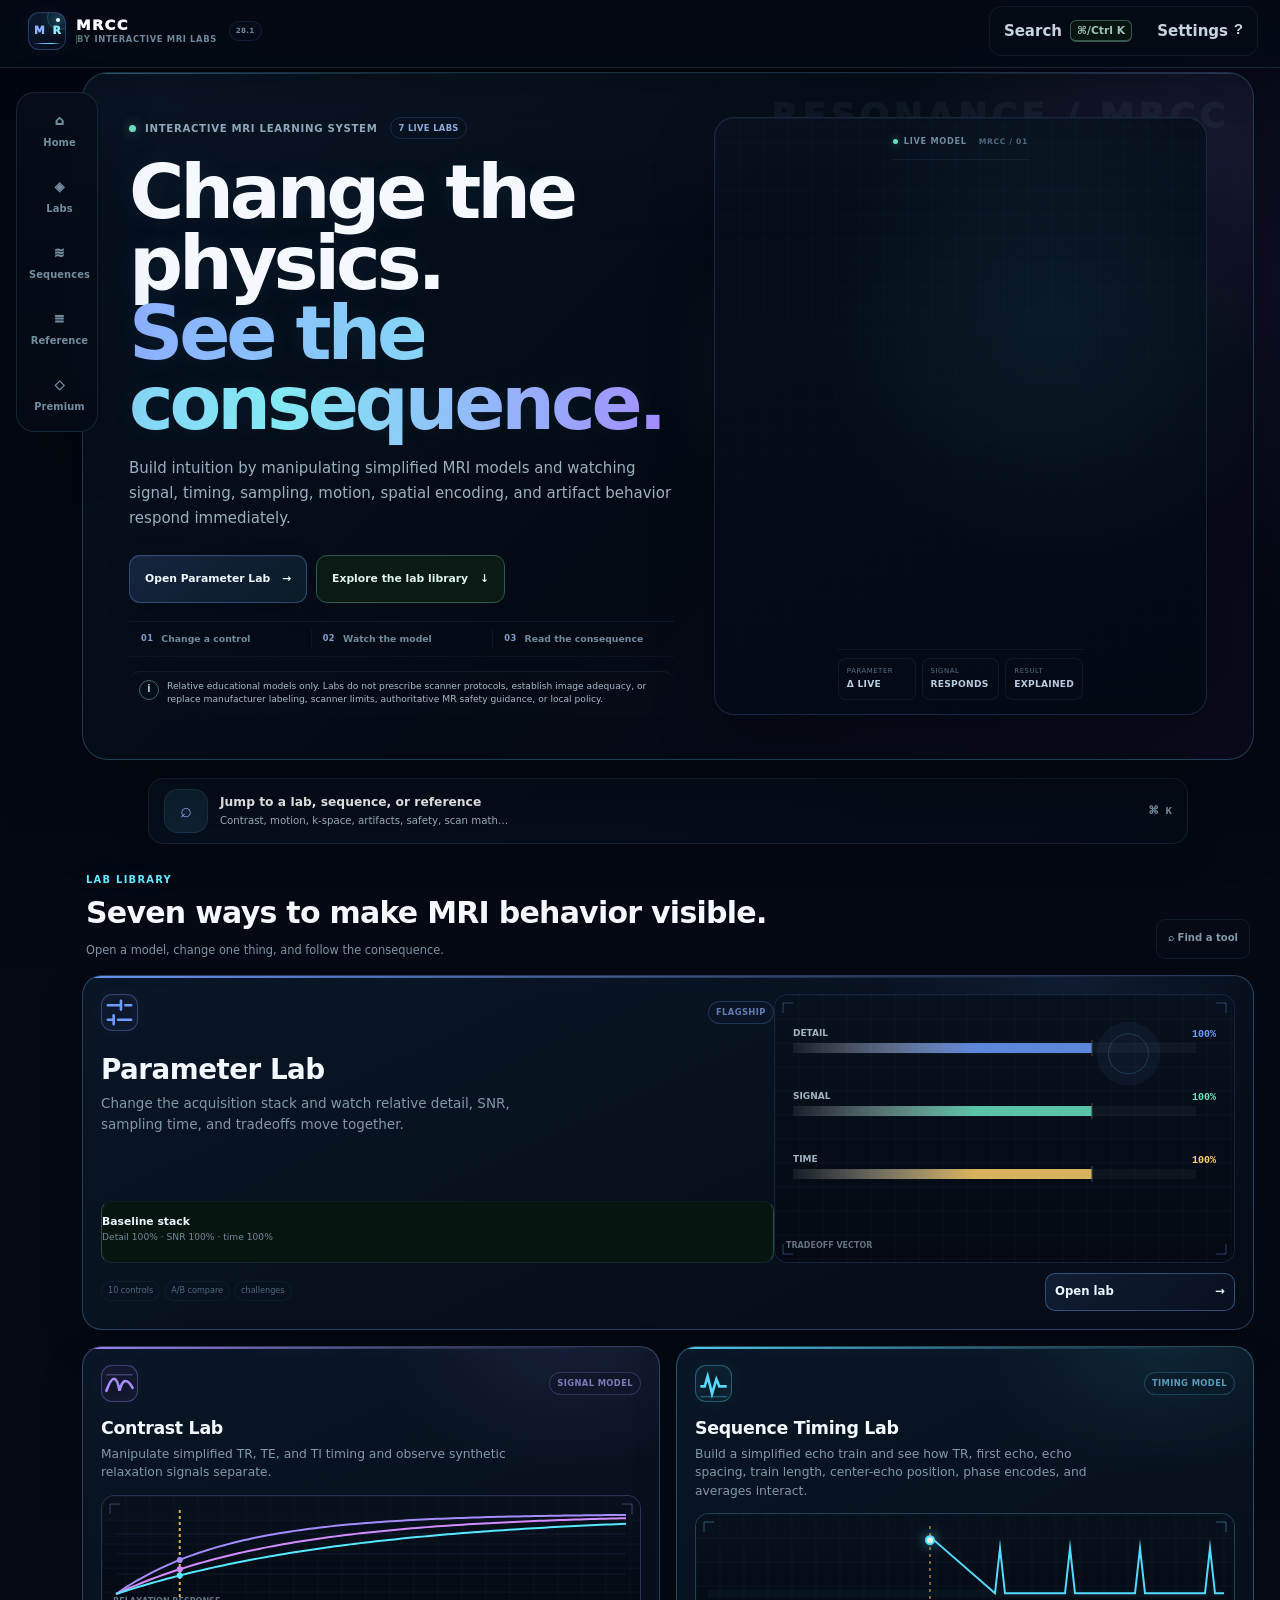
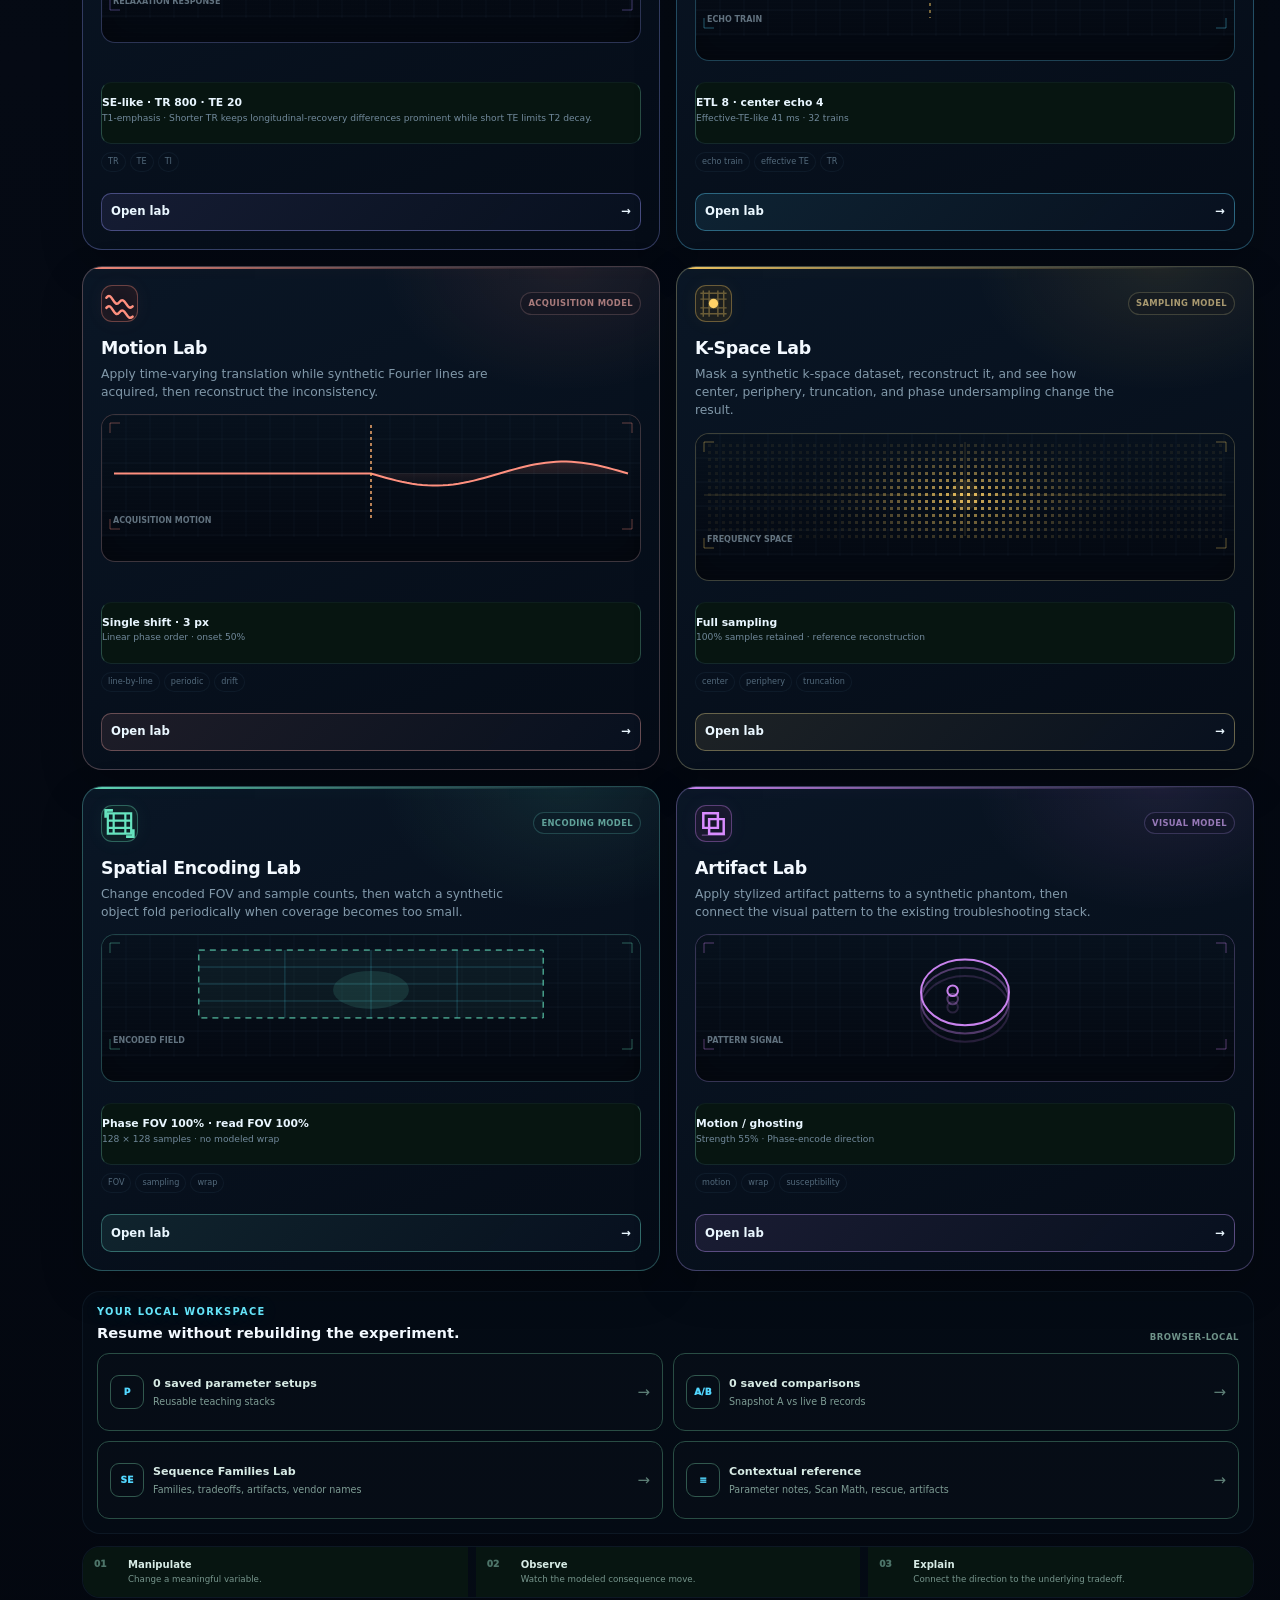
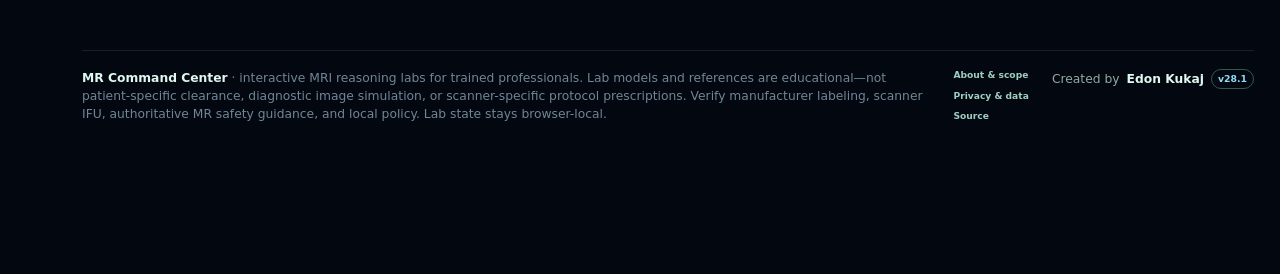
<file: index.html>
<!doctype html>
<html lang="en">
<head>
<meta charset="utf-8" />
<meta name="viewport" content="width=device-width, initial-scale=1" />
<title>MR Command Center — MRI Labs</title>
<meta name="description" content="Interactive MRI reasoning labs for parameter tradeoffs, contrast, timing, motion, k-space, spatial encoding and aliasing, artifacts, comparison, and MRI safety reference." />
<meta name="author" content="Edon Kukaj" />
<link rel="canonical" href="https://mr-command-center.vercel.app/" />
<meta property="og:type" content="website" />
<meta property="og:site_name" content="MR Command Center" />
<meta property="og:title" content="MR Command Center — MRI Labs" />
<meta property="og:description" content="Interactive MRI reasoning labs for parameter tradeoffs, contrast, timing, motion, k-space, spatial encoding and aliasing, artifacts, comparisons, and safety references." />
<meta property="og:image" content="https://mr-command-center.vercel.app/og-v28.svg" />
<meta name="twitter:image" content="https://mr-command-center.vercel.app/og-v28.svg" />
<meta property="og:url" content="https://mr-command-center.vercel.app/" />
<meta name="twitter:card" content="summary" />
<meta name="twitter:title" content="MR Command Center — MRI Labs" />
<meta name="twitter:description" content="Interactive MRI reasoning labs for parameter tradeoffs, contrast behavior, k-space sampling, artifact patterns, comparisons, and safety references." />
<meta name="theme-color" content="#07110f" />
<meta name="application-name" content="MR Command Center" />
<meta name="apple-mobile-web-app-capable" content="yes" />
<meta name="apple-mobile-web-app-status-bar-style" content="black-translucent" />
<meta name="apple-mobile-web-app-title" content="MR Command Center" />
<meta name="color-scheme" content="dark" />
<meta name="robots" content="index,follow,max-image-preview:large" />
<script type="application/ld+json">
{"@context":"https://schema.org","@type":"WebApplication","name":"MR Command Center","url":"https://mr-command-center.vercel.app/","description":"Interactive MRI reasoning labs for trained professionals and learners, with browser-local experiments, comparison tools, references, and explicit educational model boundaries.","applicationCategory":"EducationalApplication","operatingSystem":"Web","author":{"@type":"Person","name":"Edon Kukaj"},"browserRequirements":"Requires a modern browser with JavaScript enabled"}
</script>
<link rel="manifest" href="/manifest.webmanifest" />
<link rel="icon" href="/icon.svg" type="image/svg+xml" />
<link rel="alternate icon" href="/brand-mark.svg" type="image/svg+xml" />
<link rel="stylesheet" href="/app.css?v=28.1" />
<link rel="stylesheet" href="/signal-frame.css?v=28.1" />
<link rel="stylesheet" href="/ux-refresh.css?v=28.1" />
</head>
<body class="nav-home">
<a class="skiplink" href="#mainContent">Skip to main content</a><div class="sr-only" id="routeAnnouncer" role="status" aria-live="polite" aria-atomic="true"></div>
<header class="topbar"><div class="topin"><a class="brandlockup brandlockup-v2" href="#" onclick="showHome();return false" aria-label="MRCC — Interactive MRI Labs"><span class="brand-sigil" aria-hidden="true"><span class="brand-sigil-m">M</span><span class="brand-sigil-r">R</span><i></i></span><span class="brandidentity"><span class="brandname"><span class="brand-mr">MRCC</span></span><span class="brandcredit">Interactive MRI Labs</span></span><span class="releasebadge" aria-label="Current build version">28.1</span></a><div class="grow"></div><span class="routechip" id="routeChip" aria-live="polite">Home</span><div class="top-actions" aria-label="Workspace actions"><button class="quickbtn" onclick="openPalette()" aria-label="Search MR Command Center"><span>Search</span><kbd>⌘/Ctrl K</kbd></button><button class="displaybtn" onclick="openPreferences()" aria-label="Open settings and keyboard shortcuts"><span>Settings</span><kbd>?</kbd></button><button class="installbtn" id="installBtn" onclick="promptInstall()" aria-label="Install MR Command Center">Install</button></div></div></header>
<main class="shell" id="mainContent">
<div class="notice compact-notice"><span class="boundary-mark" aria-hidden="true">i</span><span><strong>Learning-use boundary</strong> — educational MRI learning only; no implant clearance, patient-specific decisions, or scanner-specific prescriptions. Manufacturer labeling, scanner limits, and facility MR safety policy control.</span></div>
<div class="updatebar" id="updateBar" role="status" aria-live="polite"><div><b>Update available</b><p>A newer MR Command Center build is ready.</p></div><button class="updatebtn" onclick="applyAppUpdate()">Update & reload</button></div>
<nav class="workspace-rail v27-workspace-rail" id="workspaceRail" aria-label="MR Command Center workspace">
  <button type="button" data-workspace-tab="home" onclick="showHome()"><span>⌂</span><small>Home</small></button>
  <button type="button" data-workspace-tab="labs" onclick="resumeLastLab()"><span>◈</span><small>Labs</small></button>
  <button type="button" data-workspace-tab="protocol" onclick="openSequenceFamiliesLab()"><span>≋</span><small>Sequences</small></button>
  <button type="button" data-workspace-tab="reference" onclick="openV27ReferenceHub()"><span>≡</span><small>Reference</small></button>
  <button type="button" data-workspace-tab="premium" onclick="openPremiumWorkspace()"><span>◇</span><small>Premium</small></button>
</nav>
<section id="cockpit" class="labs-home" aria-labelledby="cockpitTitle">
  <div class="labs-home-hero">
    <div class="labs-home-copy">
      <div class="home-kicker"><span class="home-kicker-dot"></span><span>Interactive MRI learning system</span><i>7 live labs</i></div>
      <h1 id="cockpitTitle">Change the physics.<br><span>See the consequence.</span></h1>
      <p>Build intuition by manipulating simplified MRI models and watching signal, timing, sampling, motion, spatial encoding, and artifact behavior respond immediately.</p>
      <div class="labs-home-actions"><button type="button" class="labs-home-primary" id="homeResumeLabBtn" onclick="resumeLastLab()">Enter last lab <span>→</span></button><button type="button" onclick="browseLabs()">Explore the lab library <span>↓</span></button></div>
      <div class="labs-home-proof" aria-label="MRCC learning loop"><span><b>01</b>Change a control</span><span><b>02</b>Watch the model</span><span><b>03</b>Read the consequence</span></div>
      <div class="labs-home-boundary"><span aria-hidden="true">i</span><p>Relative educational models only. Labs do not prescribe scanner protocols, establish image adequacy, or replace manufacturer labeling, scanner limits, authoritative MR safety guidance, or local policy.</p></div>
    </div>
    <div class="labs-home-orbit home-signal-console" aria-hidden="true">
      <div class="home-console-head"><span><i></i>LIVE MODEL</span><b>MRCC / 01</b></div>
      <div class="home-console-field">
        <span class="home-console-ring ring-a"></span><span class="home-console-ring ring-b"></span><span class="home-console-ring ring-c"></span>
        <span class="home-console-axis axis-x"></span><span class="home-console-axis axis-y"></span>
        <span class="home-console-node node-a"></span><span class="home-console-node node-b"></span><span class="home-console-node node-c"></span>
        <svg class="home-console-trace" viewBox="0 0 600 120" preserveAspectRatio="none"><path d="M0 64H86c28 0 31-46 50-46s22 84 43 84 29-64 52-64 31 27 57 27 31-13 50-13H600"/><path class="baseline" d="M0 64H600"/></svg>
      </div>
      <div class="home-console-readouts"><span><small>PARAMETER</small><b>Δ LIVE</b></span><span><small>SIGNAL</small><b>RESPONDS</b></span><span><small>RESULT</small><b>EXPLAINED</b></span></div>
    </div>
  </div>
  <button type="button" class="v27-home-search" onclick="openPalette()" aria-label="Search MRI labs and reference"><span>⌕</span><span><b>Jump to a lab, sequence, or reference</b><small>Contrast, motion, k-space, artifacts, safety, scan math…</small></span><kbd>⌘ K</kbd></button>
  <div class="labs-library-head"><div><div class="eyebrow">Lab library</div><h2>Seven ways to make MRI behavior visible.</h2><p>Open a model, change one thing, and follow the consequence.</p></div><button type="button" onclick="openPalette()">⌕ Find a tool</button></div>
  <div class="labs-library">
    <article class="lab-home-card lab-home-parameter">
      <div class="lab-home-card-top"><span class="lab-home-icon">⇄</span><span class="lab-home-badge">flagship</span></div>
      <div class="lab-home-card-copy"><h3>Parameter Lab</h3><p>Change the acquisition stack and watch relative detail, SNR, sampling time, and tradeoffs move together.</p></div>
      <div class="v27-home-preview"><canvas id="homeParameterPreview" aria-hidden="true"></canvas></div>
      <div class="lab-home-state"><small>Current local state</small><b id="homeParameterState">Baseline stack</b><span id="homeParameterMeta">Detail 100% · SNR 100% · time 100%</span></div>
      <div class="lab-home-tags"><span>10 controls</span><span>A/B compare</span><span>challenges</span><span>presets</span></div>
      <button type="button" class="lab-home-open" onclick="openLab('parameter')">Open lab <span>→</span></button>
    </article>
    <article class="lab-home-card lab-home-contrast">
      <div class="lab-home-card-top"><span class="lab-home-icon">◐</span><span class="lab-home-badge">signal model</span></div>
      <div class="lab-home-card-copy"><h3>Contrast Lab</h3><p>Manipulate simplified TR, TE, and TI timing and observe synthetic relaxation signals separate.</p></div>
      <div class="v27-home-preview"><canvas id="homeContrastPreview" aria-hidden="true"></canvas></div>
      <div class="lab-home-state"><small>Current local state</small><b id="homeContrastState">SE-like · TR 800 · TE 20</b><span id="homeContrastMeta">T1-emphasis teaching state</span></div>
      <div class="lab-home-tags"><span>TR</span><span>TE</span><span>TI</span><span>synthetic signals</span></div>
      <button type="button" class="lab-home-open" onclick="openLab('contrast')">Open lab <span>→</span></button>
    </article>
    <article class="lab-home-card lab-home-timing">
      <div class="lab-home-card-top"><span class="lab-home-icon">◷</span><span class="lab-home-badge">timing model</span></div>
      <div class="lab-home-card-copy"><h3>Sequence Timing Lab</h3><p>Build a simplified echo train and see how TR, first echo, echo spacing, train length, center-echo position, phase encodes, and averages interact.</p></div>
      <div class="v27-home-preview"><canvas id="homeTimingPreview" aria-hidden="true"></canvas></div>
      <div class="lab-home-state"><small>Current local state</small><b id="homeTimingState">ETL 8 · center echo 4</b><span id="homeTimingMeta">Effective-TE-like 42 ms · 32 trains</span></div>
      <div class="lab-home-tags"><span>echo train</span><span>effective TE</span><span>TR</span><span>time proxy</span></div>
      <button type="button" class="lab-home-open" onclick="openLab('timing')">Open lab <span>→</span></button>
    </article>
    <article class="lab-home-card lab-home-motion">
      <div class="lab-home-card-top"><span class="lab-home-icon">↝</span><span class="lab-home-badge">acquisition model</span></div>
      <div class="lab-home-card-copy"><h3>Motion Lab</h3><p>Apply time-varying translation while synthetic Fourier lines are acquired, then reconstruct the inconsistency.</p></div>
      <div class="v27-home-preview"><canvas id="homeMotionPreview" aria-hidden="true"></canvas></div>
      <div class="lab-home-state"><small>Current local state</small><b id="homeMotionState">Single shift · 3 px</b><span id="homeMotionMeta">Linear phase order · onset 50%</span></div>
      <div class="lab-home-tags"><span>line-by-line</span><span>periodic</span><span>drift</span><span>ordering</span></div>
      <button type="button" class="lab-home-open" onclick="openLab('motion')">Open lab <span>→</span></button>
    </article>
    <article class="lab-home-card lab-home-kspace">
      <div class="lab-home-card-top"><span class="lab-home-icon">⌁</span><span class="lab-home-badge">sampling model</span></div>
      <div class="lab-home-card-copy"><h3>K-Space Lab</h3><p>Mask a synthetic k-space dataset, reconstruct it, and see how center, periphery, truncation, and phase undersampling change the result.</p></div>
      <div class="v27-home-preview"><canvas id="homeKspacePreview" aria-hidden="true"></canvas></div>
      <div class="lab-home-state"><small>Current local state</small><b id="homeKspaceState">Full sampling</b><span id="homeKspaceMeta">100% samples retained · reference reconstruction</span></div>
      <div class="lab-home-tags"><span>center</span><span>periphery</span><span>truncation</span><span>aliasing</span></div>
      <button type="button" class="lab-home-open" onclick="openLab('kspace')">Open lab <span>→</span></button>
    </article>
    <article class="lab-home-card lab-home-spatial">
      <div class="lab-home-card-top"><span class="lab-home-icon">▦</span><span class="lab-home-badge">encoding model</span></div>
      <div class="lab-home-card-copy"><h3>Spatial Encoding Lab</h3><p>Change encoded FOV and sample counts, then watch a synthetic object fold periodically when coverage becomes too small.</p></div>
      <div class="v27-home-preview"><canvas id="homeSpatialPreview" aria-hidden="true"></canvas></div>
      <div class="lab-home-state"><small>Current local state</small><b id="homeSpatialState">Phase FOV 100% · read FOV 100%</b><span id="homeSpatialMeta">128 × 128 samples · no modeled wrap</span></div>
      <div class="lab-home-tags"><span>FOV</span><span>sampling</span><span>wrap</span><span>pixel size</span></div>
      <button type="button" class="lab-home-open" onclick="openLab('spatial')">Open lab <span>→</span></button>
    </article>
    <article class="lab-home-card lab-home-artifact">
      <div class="lab-home-card-top"><span class="lab-home-icon">◫</span><span class="lab-home-badge">visual model</span></div>
      <div class="lab-home-card-copy"><h3>Artifact Lab</h3><p>Apply stylized artifact patterns to a synthetic phantom, then connect the visual pattern to the existing troubleshooting stack.</p></div>
      <div class="v27-home-preview"><canvas id="homeArtifactPreview" aria-hidden="true"></canvas></div>
      <div class="lab-home-state"><small>Current local state</small><b id="homeArtifactState">Motion / ghosting</b><span id="homeArtifactMeta">Strength 55% · phase vertical</span></div>
      <div class="lab-home-tags"><span>motion</span><span>wrap</span><span>susceptibility</span><span>ringing</span></div>
      <button type="button" class="lab-home-open" onclick="openLab('artifact')">Open lab <span>→</span></button>
    </article>
  </div>

  <section class="premium-zone" id="premiumLabs" aria-labelledby="premiumLabsTitle">
    <div class="premium-workspace-banner"><div><div class="eyebrow">MR Command Center · Premium workspace</div><h2>Advanced concept labs in one focused workspace.</h2><p>Browse the five interactive previews, work through concept challenges, and inspect the planned access model without leaving the Premium surface.</p></div><button type="button" onclick="showHome()">Back to Labs Home</button></div>
    <div class="premium-zone-head"><div><div class="eyebrow">Premium Labs · interactive previews</div><h2 id="premiumLabsTitle">Advanced MRI concepts you can manipulate now.</h2><p>These advanced concept Labs are available as public interactive previews. Full paid access is not active yet, so the interface stays focused on the teaching models rather than unfinished purchase flows.</p></div><span class="premium-status">Preview access</span></div>
    <div class="premium-preview-banner"><b>Interactive preview mode</b><span>Explore the models now. No purchase or account flow is active.</span></div><div class="premium-hub-summary"><div><small>Interactive premium teasers</small><b id="premiumPreviewCount">5 available</b></div><div><small>Purchase state</small><b>Preview-only · no charges</b></div><div><small>Access model</small><b>Membership or one-time Lab</b></div></div>
    <div class="premium-hub-toolbar"><div class="premium-filter-row" aria-label="Filter Premium Labs"><button type="button" class="premium-filter active" data-premium-filter="all" aria-pressed="true" onclick="setPremiumFilter('all')">All</button><button type="button" class="premium-filter" data-premium-filter="signal" aria-pressed="false" onclick="setPremiumFilter('signal')">Signal</button><button type="button" class="premium-filter" data-premium-filter="acquisition" aria-pressed="false" onclick="setPremiumFilter('acquisition')">Acquisition</button><button type="button" class="premium-filter" data-premium-filter="safety" aria-pressed="false" onclick="setPremiumFilter('safety')">Safety-bounded</button></div><span class="premium-hub-count"><b id="premiumVisibleCount">5</b> of 5 previews shown</span></div>
    <section class="premium-challenge-zone" id="premiumChallengeZone" aria-labelledby="premiumChallengeHeading">
      <div class="premium-challenge-head"><div><div class="eyebrow">Premium concept challenge</div><h3 id="premiumChallengeHeading">Predict the model before opening the preview.</h3><p>Five short questions test the relationships represented by the public teasers. Progress is session-only and is not a premium entitlement.</p></div><span class="premium-challenge-progress" id="premiumChallengeProgress">Challenge 1 of 5</span></div>
      <div class="premium-challenge-card"><span class="premium-challenge-lab" id="premiumChallengeLab">Diffusion & b-Value</span><h4 id="premiumChallengePrompt">Loading challenge…</h4><div class="premium-challenge-options" id="premiumChallengeOptions"></div><div class="premium-challenge-feedback" id="premiumChallengeFeedback"></div><div class="premium-challenge-actions"><button type="button" onclick="openPremiumChallengePreview()">Open related preview</button><button type="button" class="primary" id="premiumChallengeNext" onclick="nextPremiumChallenge()" disabled>Next challenge →</button><span class="premium-session-score" id="premiumChallengeScore">Session score 0 / 0</span></div></div>
    </section>
    <div class="premium-grid">
      <article class="premium-card diffusion" data-premium-category="signal">
        <div class="premium-card-top"><span class="premium-icon">D</span><span class="premium-lock">🔒 premium</span></div>
        <h3>Diffusion & b-Value Lab</h3>
        <p>Explore a simplified diffusion signal model and see how b-value and modeled diffusivity change relative signal attenuation.</p>
        <ul class="premium-feature-list"><li>synthetic mono-exponential diffusion signal</li><li>b-value sweep and tissue-model comparison</li><li>ADC concept visualization without diagnostic interpretation</li></ul>
        <div class="premium-card-tags"><span>advanced</span></div>
        <div class="premium-card-status"><b>Interactive teaser</b><span>preview ready</span></div><button type="button" class="premium-open" onclick="openPremiumAccess('diffusion')">Try interactive preview →</button>
      </article>
      <article class="premium-card parallel" data-premium-category="acquisition">
        <div class="premium-card-top"><span class="premium-icon">PI</span><span class="premium-lock">🔒 premium</span></div>
        <h3>Parallel Imaging Lab</h3>
        <p>Interrogate the acceleration tradeoff with synthetic coil-sensitivity concepts, sampling burden, and an educational noise-amplification proxy.</p>
        <ul class="premium-feature-list"><li>acceleration-factor experiments</li><li>sampling-time vs signal-efficiency tradeoff</li><li>g-factor-like teaching proxy, not vendor reconstruction</li></ul>
        <div class="premium-card-tags"><span>advanced k-space</span></div>
        <div class="premium-card-status"><b>Interactive teaser</b><span>preview ready</span></div><button type="button" class="premium-open" onclick="openPremiumAccess('parallel')">Try interactive preview →</button>
      </article>
      <article class="premium-card rfpower" data-premium-category="safety">
        <div class="premium-card-top"><span class="premium-icon">RF</span><span class="premium-lock">🔒 premium</span></div>
        <h3>RF Power Concepts Lab</h3>
        <p>Manipulate simplified teaching variables related to RF duty and flip-angle behavior while keeping scanner limits and patient safety outside the model.</p>
        <ul class="premium-feature-list"><li>relative RF-duty teaching model</li><li>sequence-variable sensitivity map</li><li>explicit SAR / B1+rms and device-condition boundaries</li></ul>
        <div class="premium-card-tags"><span>safety-bounded</span></div>
        <div class="premium-card-status"><b>Interactive teaser</b><span>preview ready</span></div><button type="button" class="premium-open" onclick="openPremiumAccess('rfpower')">Try interactive preview →</button>
      </article>
      <article class="premium-card gradient" data-premium-category="acquisition">
        <div class="premium-card-top"><span class="premium-icon">G</span><span class="premium-lock">🔒 premium</span></div>
        <h3>Gradient Encoding Concepts Lab</h3>
        <p>Manipulate a generic trapezoidal gradient lobe and see how relative amplitude, duration, and ramp share change normalized encoding area.</p>
        <ul class="premium-feature-list"><li>relative gradient-area teaching model</li><li>amplitude · duration · ramp-shape interaction</li><li>explicit hardware / slew / PNS boundary</li></ul>
        <div class="premium-card-tags"><span>encoding concepts</span></div>
        <div class="premium-card-status"><b>Interactive teaser</b><span>preview ready</span></div><button type="button" class="premium-open" onclick="openPremiumAccess('gradient')">Try interactive preview →</button>
      </article>
      <article class="premium-card offres" data-premium-category="signal">
        <div class="premium-card-top"><span class="premium-icon">Δf</span><span class="premium-lock">🔒 premium</span></div>
        <h3>Off-Resonance & Phase Lab</h3>
        <p>Explore how a frequency offset accumulates phase over time using a transparent phase-vector teaching model.</p>
        <ul class="premium-feature-list"><li>Δf × time phase accrual</li><li>cycles · wrapped angle · vector view</li><li>explicit non-diagnostic field-offset boundary</li></ul>
        <div class="premium-card-tags"><span>signal physics</span></div>
        <div class="premium-card-status"><b>Interactive teaser</b><span>preview ready</span></div><button type="button" class="premium-open" onclick="openPremiumAccess('offresonance')">Try interactive preview →</button>
      </article>
    </div>
    </section>
  <section class="labs-home-work" aria-labelledby="labsHomeWorkTitle">
    <div class="labs-home-work-head"><div><div class="eyebrow">Your local workspace</div><h2 id="labsHomeWorkTitle">Resume without rebuilding the experiment.</h2></div><span>browser-local</span></div>
    <div class="labs-home-work-grid">
      <button type="button" onclick="openParameterWorkspace('presets')"><span class="home-work-glyph">P</span><span><b id="homePresetResumeCount">0 saved parameter setups</b><small>Reusable teaching stacks</small></span><i>→</i></button>
      <button type="button" onclick="openParameterWorkspace('compare')"><span class="home-work-glyph">A/B</span><span><b id="homeCompareResumeCount">0 saved comparisons</b><small>Snapshot A vs live B records</small></span><i>→</i></button>
      <button type="button" onclick="openSequenceFamiliesLab()"><span class="home-work-glyph">SE</span><span><b>Sequence Families Lab</b><small>Families, tradeoffs, artifacts, vendor names</small></span><i>→</i></button>
      <button type="button" onclick="openWorkspaceView('reference')"><span class="home-work-glyph">≡</span><span><b>Contextual reference</b><small>Parameter notes, Scan Math, rescue, artifacts</small></span><i>→</i></button>
    </div>
  </section>
  <section class="labs-principle-strip" aria-label="How MRCC labs work">
    <div><span>01</span><b>Manipulate</b><small>Change a meaningful variable.</small></div>
    <div><span>02</span><b>Observe</b><small>Watch the modeled consequence move.</small></div>
    <div><span>03</span><b>Explain</b><small>Connect the direction to the underlying tradeoff.</small></div>
  </section>
</section>
<details class="system-panel" id="offlineBar"><summary><span class="system-title"><span class="mini-dot"></span><b>System & offline status</b></span><span class="system-summary-meta">Build v28.1 <span aria-hidden="true">·</span> details</span></summary><div class="system-panel-body"><div class="systemstrip"><span class="syschip"><span class="mini-dot" id="sysNetDot"></span><span id="sysNetwork">Online</span></span><span class="syschip" id="cacheChip">Offline cache: checking</span><span class="syschip engine-chip" id="engineChip"><span class="mini-dot"></span><span id="engineText">Engine: ready</span></span><button class="selfcheck" onclick="runSelfCheck()">Run self-check</button></div><span id="offlineCopy">Core labs cache locally after the first successful load. Lab states, presets, and comparison history remain browser-local.</span></div></details>
<div class="focusbar" id="focusBar" aria-live="polite"><button type="button" class="focus-home" onclick="showHome()">⌂ Home</button><span class="focus-module-icon" id="focusModuleIcon" aria-hidden="true"></span><div class="focus-copy"><small><span id="focusGroup">Reference tool</span><span class="focus-position" id="focusPosition"></span></small><b id="focusTitle">Current tool</b></div><div class="focus-related" id="focusRelated"></div><button type="button" class="focus-primary" id="focusPrimaryBtn" onclick="runFocusPrimary()">Parameter Lab →</button><button type="button" class="focus-search" id="focusSearchBtn" onclick="openPalette()" aria-label="Search workspace">⌕</button></div>



<section id="protocol" class="section sequence-family-lab" aria-labelledby="sequenceFamilyTitle">
  <div class="seqfam-hero">
    <div>
      <div class="eyebrow">Sequence Families Lab</div>
      <h2 id="sequenceFamilyTitle">Learn the MRI sequence families you actually see at the console.</h2>
      <p>Explore how major sequence families create contrast, why they behave differently, what artifacts they tend to produce, and how common GE, Siemens, and Philips names map back to the underlying physics.</p>
    </div>
    <div class="seqfam-hero-badges"><span>family-level physics</span><span>vendor translation</span><span>tech practical</span></div>
  </div>

  <div class="seqfam-boundary" role="note"><b>Educational scope</b><span>This Lab explains sequence-family behavior and terminology. It does not prescribe patient-specific protocols, scan parameters, contrast dosing, device conditions, or clinical decisions.</span></div>

  <div class="seqfam-toolbar card">
    <label class="seqfam-search"><span>Find a sequence or vendor name</span><input id="seqFamilySearch" type="search" autocomplete="off" placeholder="Try FSE, LAVA Flex, SPACE, PROPELLER, SWAN, FIESTA…"></label>
    <label><span>Vendor examples</span><select id="seqFamilyVendor"><option value="generic">Generic</option><option value="ge">GE HealthCare</option><option value="siemens">Siemens Healthineers</option><option value="philips">Philips</option></select></label>
    <div class="seqfam-filters" aria-label="Sequence family filters">
      <button type="button" data-seqfam-filter="all" class="active">All</button>
      <button type="button" data-seqfam-filter="spin">Spin echo</button>
      <button type="button" data-seqfam-filter="gre">Gradient echo</button>
      <button type="button" data-seqfam-filter="fast">Fast / motion</button>
      <button type="button" data-seqfam-filter="special">Specialty</button>
    </div>
  </div>

  <div class="seqfam-layout">
    <section class="seqfam-library" aria-labelledby="seqFamilyLibraryTitle">
      <div class="seqfam-section-head"><div><div class="eyebrow">Library</div><h3 id="seqFamilyLibraryTitle">Sequence families</h3></div><span id="seqFamilyCount">0 families</span></div>
      <div id="sequenceFamilyGrid" class="seqfam-grid"></div>
    </section>
    <article id="sequenceFamilyDetail" class="card seqfam-detail" aria-live="polite"></article>
  </div>

  <article class="card seqfam-anatomy-lab" aria-labelledby="seqAnatomyHeading">
    <div class="seqfam-card-head">
      <div><div class="eyebrow">Interactive anatomy</div><h3 id="seqAnatomyHeading">See what makes the selected family different.</h3></div>
      <span id="seqAnatomyFamilyBadge">FSE / TSE</span>
    </div>
    <div class="seqfam-anatomy-grid">
      <div>
        <div id="seqAnatomyTitle" class="seqfam-anatomy-title"></div>
        <div id="seqAnatomyTimeline" class="seqfam-anatomy-timeline" aria-live="polite"></div>
        <p id="seqAnatomyKey" class="seqfam-anatomy-key"></p>
      </div>
      <div>
        <div class="seqfam-anatomy-side-head"><small>Conceptual tendency</small><span>family-level · not scanner limits</span></div>
        <div id="seqAnatomyFingerprint" class="seqfam-fingerprint"></div>
      </div>
    </div>
  </article>

  <article class="card seqfam-dna-builder" aria-labelledby="seqDnaHeading">
  <div class="seqfam-card-head">
    <div><div class="eyebrow">Sequence DNA Builder</div><h3 id="seqDnaHeading">Build the acquisition from physics clues—not vendor names.</h3></div>
    <span>mechanism matcher</span>
  </div>
  <p class="seqfam-dna-intro">Choose only the clues you actually know. MRCC ranks compatible families and shows where a preparation or reconstruction layer can sit on top of a broader readout family.</p>
  <div class="seqfam-dna-controls">
    <label><span>Preparation / contrast layer</span><select id="seqDnaPrep" onchange="renderSequenceDna()">
      <option value="any">Unknown / any</option><option value="none">None / optional prep</option><option value="inversion">Inversion + TI</option><option value="diffusion">Diffusion sensitization</option><option value="waterfat">Water–fat multi-echo</option><option value="flow">Flow / velocity mechanism</option><option value="susceptibility">Susceptibility phase/magnitude</option><option value="steady">Steady-state setup</option>
    </select></label>
    <label><span>Echo / refocusing engine</span><select id="seqDnaEcho" onchange="renderSequenceDna()">
      <option value="any">Unknown / any</option><option value="spin">Single spin echo</option><option value="refocusTrain">RF refocusing echo train</option><option value="gradient">Gradient echo</option><option value="balanced">Balanced coherent steady state</option>
    </select></label>
    <label><span>Readout / k-space pattern</span><select id="seqDnaReadout" onchange="renderSequenceDna()">
      <option value="any">Unknown / any</option><option value="cartesian">Conventional Cartesian</option><option value="singleShot">Single-shot long FSE/TSE train</option><option value="epi">EPI zig-zag / rapid train</option><option value="volume3d">3D volume / partitions</option><option value="blade">Rotating blades / radial-like strips</option>
    </select></label>
    <label><span>Output / console clue</span><select id="seqDnaOutput" onchange="renderSequenceDna()">
      <option value="any">Unknown / any</option><option value="anatomic">Routine anatomic weighting</option><option value="nulling">Tissue nulling / TI</option><option value="t1dynamic">Fast 3D T1 / dynamic volume</option><option value="fluidbright">Bright fluid / blood steady state</option><option value="diffusion">DWI / ADC</option><option value="waterfat">Water-only / fat-only outputs</option><option value="magnitudePhase">Magnitude + phase susceptibility output</option><option value="vascular">TOF / PC vascular output</option><option value="motionRobust">Motion-robust blade acquisition</option>
    </select></label>
  </div>
  <div class="seqfam-dna-actions">
    <button type="button" id="seqDnaFromSelected" onclick="loadSelectedSequenceDna()">Load selected family DNA</button>
    <button type="button" onclick="resetSequenceDna()">Clear clues</button>
    <span id="seqDnaClueCount">0 clues active</span>
  </div>
  <div class="seqfam-dna-quick" aria-label="Sequence DNA examples">
    <button type="button" data-seq-dna-preset="fse">FSE/TSE</button><button type="button" data-seq-dna-preset="epi">DWI/EPI</button><button type="button" data-seq-dna-preset="dixon">Dixon</button><button type="button" data-seq-dna-preset="bssfp">bSSFP</button><button type="button" data-seq-dna-preset="radial">PROPELLER/BLADE</button>
  </div>
  <div id="seqDnaResult" class="seqfam-dna-results"><div class="seqfam-dna-empty">Choose one or more clues to rank compatible families.</div></div>
  <div id="seqDnaAmbiguity" class="seqfam-dna-ambiguity"><b>Why ambiguity is useful</b><span>One console label can describe a preparation, a readout, or a reconstruction layer. Add another physics clue instead of forcing a premature family match.</span></div>
  <div class="seqfam-dna-footer"><span id="seqDnaBoundary">Family-level educational matching only · not protocol selection.</span><button type="button" id="seqDnaOpenBest" onclick="openBestSequenceDna()" disabled>Open best match</button></div>
</article>

<div class="seqfam-lab-grid">
    <article class="card seqfam-translator">
      <div class="seqfam-card-head"><div><div class="eyebrow">Console translator</div><h3>What family is this sequence?</h3></div><span>name → physics</span></div>
      <p>Type a common sequence label and MRCC will map it to the most likely family. Vendor availability and naming vary by scanner/software.</p>
      <div class="seqfam-translator-input"><input id="seqAliasInput" autocomplete="off" placeholder="e.g. LAVA Flex, HASTE, CUBE, BLADE"><button type="button" id="seqAliasBtn">Identify</button></div>
      <div id="seqAliasResult" class="seqfam-translator-result"><span>Try a console name above.</span></div>
      <div class="seqfam-quick-aliases">
        <button type="button" data-seq-alias="PROPELLER">PROPELLER</button><button type="button" data-seq-alias="SPACE">SPACE</button><button type="button" data-seq-alias="FIESTA">FIESTA</button><button type="button" data-seq-alias="LAVA Flex">LAVA Flex</button><button type="button" data-seq-alias="SWAN">SWAN</button><button type="button" data-seq-alias="HASTE">HASTE</button>
      </div>
    </article>

    <article class="card seqfam-compare">
      <div class="seqfam-card-head"><div><div class="eyebrow">Compare lab</div><h3>Put two families side by side.</h3></div><span>conceptual</span></div>
      <div class="seqfam-compare-selects"><label><span>Family A</span><select id="seqCompareA"></select></label><span>vs</span><label><span>Family B</span><select id="seqCompareB"></select></label></div>
      <div id="seqCompareResult" class="seqfam-compare-result"></div>
    </article>
  </div>

  <article class="card seqfam-challenge" aria-labelledby="seqChallengeHeading">
    <div class="seqfam-card-head">
      <div><div class="eyebrow">Recognition challenge</div><h3 id="seqChallengeHeading">Identify the family from the clues.</h3></div>
      <span id="seqChallengeScore">0 / 0</span>
    </div>
    <div class="seqfam-challenge-meta"><span id="seqChallengeProgress">Question 1</span><button type="button" id="seqChallengeResetBtn">Restart</button></div>
    <p id="seqChallengePrompt" class="seqfam-challenge-prompt"></p>
    <div id="seqChallengeChoices" class="seqfam-challenge-choices"></div>
    <div id="seqChallengeFeedback" class="seqfam-challenge-feedback" aria-live="polite"></div>
    <div class="seqfam-challenge-actions"><button type="button" id="seqChallengeOpenBtn" hidden>Open this family</button><button type="button" id="seqChallengeNextBtn" disabled>Next →</button></div>
  </article>

  <article class="card seqfam-map">
    <div class="seqfam-card-head"><div><div class="eyebrow">Mental model</div><h3>How the families relate</h3></div><span>start with refocusing</span></div>
    <div class="seqfam-map-grid">
      <div><b>Spin-echo lineage</b><span>SE → FSE/TSE → single-shot FSE → 3D variable-flip FSE. RF refocusing generally reduces static-field dephasing compared with GRE, while echo-train length introduces its own blurring and contrast behavior.</span></div>
      <div><b>Gradient-echo lineage</b><span>GRE → spoiled 3D GRE → balanced SSFP → susceptibility-weighted GRE. Fast and flexible, but the absence of a 180° spin-echo refocusing pulse makes off-resonance and susceptibility behavior especially important.</span></div>
      <div><b>Preparation / readout layers</b><span>Inversion recovery, Dixon water-fat separation, diffusion weighting, EPI readout, radial/blade sampling, and flow-sensitive methods can modify or sit on top of a broader sequence family.</span></div>
    </div>
  </article>
</section>

<section id="safety" class="section reference-tool-section"><div class="section-head"><div><div class="eyebrow">MR Safety Reference</div><h2>Device / implant evidence chain</h2></div><p>Teaching checklist only. Completion ≠ clearance; use it to review the evidence chain that precedes local review.</p><button class="safety-rf-link" type="button" onclick="go('burn')">RF / thermal details →</button></div><div class="grid2"><div class="card"><h3>Device / implant evidence chain</h3><p class="sub">Use exact source documentation—not memory, appearance, or patient recollection alone.</p><div class="checks" id="safetyChecks">
<label class="check"><input type="checkbox"><span>Exact device / implant identity is positively established (make, model, component set as applicable).</span></label>
<label class="check"><input type="checkbox"><span>Current manufacturer MR labeling / approved safety source has been located.</span></label>
<label class="check"><input type="checkbox"><span>Static field strength and scanner configuration match the stated conditions.</span></label>
<label class="check"><input type="checkbox"><span>RF conditions are documented (e.g., operating mode, SAR and/or B1+rms, transmit coil restrictions when specified).</span></label>
<label class="check"><input type="checkbox"><span>Spatial field gradient / device-position restrictions are accounted for when specified.</span></label>
<label class="check"><input type="checkbox"><span>Scan-duration, landmark, patient-position, lead / accessory, or post-implant timing conditions are accounted for when specified.</span></label>
<label class="check"><input type="checkbox"><span>Any discrepancy, missing condition, or unknown component is routed to the appropriate local MR safety authority before scanning.</span></label>
</div><div id="safetyState" class="state warn">7 items unchecked — documentation is incomplete.</div><div class="btnline"><button class="btn secondary" onclick="resetChecks()">Reset</button></div></div>
<div class="card"><h3>Red-flag routing</h3><p class="sub">A rapid cognitive forcing function for situations that should not be casually normalized.</p><div class="field"><label>What are you dealing with?</label><select id="redflag" onchange="flagRoute()"><option value="unknown">Unknown / unidentified implant or accessory</option><option value="conditional">MR Conditional device with incomplete conditions</option><option value="external">External device / pump / monitor / accessory</option><option value="projectile">Questionable object entering Zone III/IV</option><option value="heating">Patient reports heating, burning, or unusual focal discomfort</option><option value="other">Other unresolved MR safety concern</option></select></div><div id="route" class="result"></div><div class="tip" style="margin-top:12px">FDA labeling uses <strong>MR Safe</strong>, <strong>MR Conditional</strong>, and <strong>MR Unsafe</strong>. “MR Conditional” is only meaningful when every applicable condition of use is satisfied.</div></div></div></section>

<section id="math" class="section reference-tool-section"><div class="section-head"><div><div class="eyebrow">02 · Scan Math</div><h2>Sequence-side math without the clutter</h2></div><p>Educational estimates; scanner implementations, parallel imaging, partial Fourier, segmentation, acceleration, and sequence architecture can change actual time and SNR.</p></div><div class="grid2"><div class="card"><h3>Voxel / resolution calculator</h3><div class="row"><div class="field"><label>Frequency FOV (mm)</label><input id="fovx" type="number" value="240" min="1"></div><div class="field"><label>Phase FOV (mm)</label><input id="fovy" type="number" value="240" min="1"></div></div><div class="row3"><div class="field"><label>Frequency matrix</label><input id="mx" type="number" value="320" min="1"></div><div class="field"><label>Phase matrix</label><input id="my" type="number" value="256" min="1"></div><div class="field"><label>Slice thickness (mm)</label><input id="thk" type="number" value="4" min="0.1" step="0.1"></div></div><button class="btn" onclick="calcVoxel()">Calculate</button><div class="kpis" style="margin-top:12px"><div class="kpi"><div class="v" id="pixx">0.75</div><div class="l">freq pixel (mm)</div></div><div class="kpi"><div class="v" id="pixy">0.94</div><div class="l">phase pixel (mm)</div></div><div class="kpi"><div class="v" id="vox">2.81</div><div class="l">voxel volume (mm³)</div></div></div></div>
<div class="card"><h3>Conventional 2D time estimator</h3><p class="sub">Approximation: TR × phase encodes × NEX ÷ ETL. Use for intuition, not protocol validation.</p><div class="row"><div class="field"><label>TR (ms)</label><input id="tr" type="number" value="4000" min="1"></div><div class="field"><label>Phase encodes</label><input id="pe" type="number" value="256" min="1"></div></div><div class="row"><div class="field"><label>NEX / averages</label><input id="nex" type="number" value="1" min="0.1" step="0.1"></div><div class="field"><label>Echo train length</label><input id="etl" type="number" value="16" min="1"></div></div><button class="btn" onclick="calcTime()">Estimate</button><div id="timeResult" class="result">Estimated acquisition time: <strong>64.0 s</strong> (~1:04)</div><p class="small">Not valid as-is for 3D, EPI, balanced SSFP, compressed sensing, view sharing, complex segmented acquisitions, or vendor-specific timing logic.</p></div></div></section>


<section id="sandbox" class="section"><div class="lab-switcher" data-v27-shared-switcher></div><div class="section-head lab-canvas-head"><div><div class="eyebrow">Parameter Lab</div><h2>Build, compare, and reason through the parameter stack</h2></div><p>Relative educational model only. Use the workspace to explore generic MRI tradeoffs; sequence family, scanner limits, reconstruction, coil geometry, field strength, and vendor implementation still determine the real result.</p></div><div class="parameter-jumps" id="parameterJumps"><button type="button" onclick="jumpParameterLab('paramControlsCard')">Controls</button><button type="button" onclick="jumpParameterLab('paramModelCard')">Live model</button><button type="button" onclick="jumpParameterLab('parameterReference')">Reference</button><button type="button" onclick="jumpParameterLab('presetLibrary',true)">Presets</button><span class="parameter-status">10 modeled controls</span></div><div class="lab-continuity" id="labContinuity"><div class="lab-continuity-copy"><span class="lab-continuity-icon" aria-hidden="true">↻</span><span><div class="eyebrow">Current workspace</div><b id="labContinuityTitle">Baseline stack</b><small id="labContinuityMeta">Auto-saved locally as you work.</small></span></div><div class="lab-continuity-actions"><button type="button" onclick="captureSandboxSnapshot()">Use current as A</button><button type="button" onclick="quickSaveSandboxPreset()">Quick-save preset</button><button type="button" class="secondary" onclick="sandboxReset()">Reset baseline</button></div></div><section class="lab-challenge-launcher" id="labChallengeLauncher" aria-labelledby="labChallengeLauncherTitle"><div class="lab-challenge-launcher-head"><div><div class="eyebrow">Problem mode</div><h3 id="labChallengeLauncherTitle">Start from a constraint</h3></div><span>optional</span></div><div class="lab-challenge-options"><button type="button" onclick="openParameterChallenge('faster')"><span>◷</span><b>Reduce scan burden</b><small>Protect signal + detail</small></button><button type="button" onclick="openParameterChallenge('signal')"><span>≈</span><b>Recover signal</b><small>Bound time + detail cost</small></button><button type="button" onclick="openParameterChallenge('detail')"><span>▦</span><b>Increase detail</b><small>Bound time + SNR cost</small></button><button type="button" onclick="openParameterChallenge('balanced')"><span>◇</span><b>Balance the stack</b><small>Multi-objective exercise</small></button></div></section><div class="parameter-challenge-panel" id="parameterChallengePanel" hidden><div class="parameter-challenge-head"><div><div class="eyebrow">Constraint challenge</div><h3 id="parameterChallengeTitle">Challenge</h3><p id="parameterChallengeCopy"></p></div><span class="challenge-state" id="parameterChallengeState">0/0 constraints</span></div><div class="challenge-reference" id="parameterChallengeReference"></div><div class="challenge-constraints" id="parameterChallengeConstraints"></div><div class="parameter-challenge-actions"><button class="btn" type="button" onclick="restartParameterChallenge()">Restart starting stack</button><button class="btn secondary" type="button" onclick="exitParameterChallenge()">Exit challenge</button></div><div class="parameter-goal-note">Challenge success means only that this simplified relative model satisfies the displayed constraints. It does not establish image adequacy, scanner feasibility, or a clinically appropriate protocol.</div></div><div class="parameter-goal-panel" id="parameterGoalPanel"><div class="parameter-goal-head"><div class="parameter-goal-copy"><div class="eyebrow">Goal mode</div><b id="parameterGoalTitle">Explore freely</b><span id="parameterGoalCopy">Choose a constraint to track movement against the baseline model. No goal is a scanner-specific recommendation.</span></div><button class="btn secondary" type="button" onclick="clearParameterGoal()">Clear goal</button></div><div class="parameter-goal-tabs" id="parameterGoalTabs"><button type="button" data-parameter-goal="time" onclick="selectParameterGoal('time')">Reduce scan burden</button><button type="button" data-parameter-goal="snr" onclick="selectParameterGoal('snr')">Improve SNR</button><button type="button" data-parameter-goal="detail" onclick="selectParameterGoal('detail')">Increase detail</button><button type="button" data-parameter-goal="distortion" onclick="selectParameterGoal('distortion')">Reduce distortion</button></div><div class="parameter-goal-tracker" id="parameterGoalTracker" hidden><div class="goal-target-control"><label for="parameterGoalTarget"><span>Teaching target</span><select id="parameterGoalTarget" onchange="setParameterGoalTarget(this.value)"><option value="10">10% change vs baseline</option><option value="20" selected>20% change vs baseline</option><option value="30">30% change vs baseline</option></select></label><small id="parameterGoalTargetHint">Relative model target only.</small></div><div class="goal-track-grid"><div class="goal-track-card" id="parameterGoalMetricCard"><small>Goal metric</small><b id="parameterGoalMetric">100%</b><span id="parameterGoalMetricLabel">Baseline</span></div><div class="goal-track-card" id="parameterGoalProgressCard"><small>Direction</small><b id="parameterGoalProgress">At baseline</b><span id="parameterGoalProgressCopy">Change a highlighted control to see movement.</span><i class="goal-progress-track"><span id="parameterGoalProgressBar"></span></i></div><div class="goal-track-card" id="parameterGoalCostCard"><small>Largest modeled cost</small><b id="parameterGoalCost">None yet</b><span id="parameterGoalCostCopy">No opposing tradeoff is visible at baseline.</span></div></div></div><div class="parameter-goal-note" id="parameterGoalNote">Highlighted controls are teaching levers, not recommended protocol changes. Scanner limits, sequence behavior, diagnostic requirements, and local policy still control.</div></div><div class="grid2"><div class="card" id="paramControlsCard"><h3>Modeled parameter controls</h3><p class="sub">Baseline = 240 mm FOV, 320 × 256 matrix, 100% phase FOV, 4 mm slice, 1 NEX, relative bandwidth 1.0, ETL 8, acceleration R=1, full Fourier. Change one or stack several, then inspect the causal ledger.</p><div class="sandbox"><div class="param-group"><div class="param-group-title"><b>Geometry & spatial sampling</b><span>voxel size + detail</span></div><div class="sliderline"><label for="sbFov">FOV (mm)</label><input id="sbFov" type="range" min="160" max="420" step="5" value="240" oninput="sandboxUpdate('fov')"><output id="sbFovOut">240</output></div><div class="sliderline"><label for="sbFreq">Frequency matrix</label><input id="sbFreq" type="range" min="128" max="512" step="16" value="320" oninput="sandboxUpdate('mx')"><output id="sbFreqOut">320</output></div><div class="sliderline"><label for="sbPhase">Phase matrix</label><input id="sbPhase" type="range" min="96" max="512" step="16" value="256" oninput="sandboxUpdate('phase')"><output id="sbPhaseOut">256</output></div><div class="sliderline"><label for="sbPhaseFov">Phase FOV</label><input id="sbPhaseFov" type="range" min="0.5" max="1" step="0.05" value="1" oninput="sandboxUpdate('phaseFov')"><output id="sbPhaseFovOut">100%</output></div><div class="sliderline"><label for="sbSlice">Slice thickness (mm)</label><input id="sbSlice" type="range" min="1" max="8" step="0.5" value="4" oninput="sandboxUpdate('slice')"><output id="sbSliceOut">4.0</output></div></div><div class="param-group"><div class="param-group-title"><b>Signal & acquisition burden</b><span>SNR + time</span></div><div class="sliderline"><label for="sbNex">NEX / averages</label><input id="sbNex" type="range" min="1" max="4" step="0.5" value="1" oninput="sandboxUpdate('nex')"><output id="sbNexOut">1.0</output></div><div class="sliderline"><label for="sbBw">Receiver bandwidth (relative)</label><input id="sbBw" type="range" min="0.5" max="2" step="0.1" value="1" oninput="sandboxUpdate('bw')"><output id="sbBwOut">1.0×</output></div><div class="sliderline"><label for="sbEtl">Echo train length</label><input id="sbEtl" type="range" min="1" max="32" step="1" value="8" oninput="sandboxUpdate('etl')"><output id="sbEtlOut">8</output></div><div class="sliderline"><label for="sbAccel">Parallel acceleration R</label><input id="sbAccel" type="range" min="1" max="4" step="0.5" value="1" oninput="sandboxUpdate('accel')"><output id="sbAccelOut">1.0×</output></div><div class="sliderline"><label for="sbPf">Partial Fourier</label><select id="sbPf" onchange="sandboxUpdate('pf')"><option value="1">Full (100%)</option><option value="0.875">7/8 (87.5%)</option><option value="0.75">6/8 (75%)</option><option value="0.625">5/8 (62.5%)</option></select><output id="sbPfOut">100%</output></div></div></div><div class="param-lens" id="parameterLens"><div class="param-lens-head"><div><div class="eyebrow">Parameter Lens</div><h4 id="sbParamLensTitle">Field of view</h4></div><span class="param-lens-badge">teaching view</span></div><div class="param-lens-grid"><div class="param-lens-cell"><b>Primary effect</b><span id="sbParamLensPrimary">Changes in-plane pixel dimensions when matrix is held constant.</span></div><div class="param-lens-cell"><b>Typical tradeoff</b><span id="sbParamLensTrade">Smaller FOV improves spatial sampling but reduces voxel signal and can increase wrap risk if anatomy extends beyond coverage.</span></div><div class="param-lens-cell"><b>What this model changes</b><span id="sbParamLensModel">Pixel size, voxel volume, spatial-detail index, and SNR proxy.</span></div><div class="param-lens-cell"><b>What it does not decide</b><span id="sbParamLensCaution">Coverage adequacy, gradient limits, oversampling behavior, minimum TE, and diagnostic acceptability remain sequence/scanner dependent.</span></div></div></div><div class="btnline"><button class="btn secondary" onclick="sandboxReset()">Reset baseline</button></div><div class="snapshot-actions"><button class="btn" onclick="captureSandboxSnapshot()">Save current as A</button><button class="btn secondary" id="restoreSnapshotBtn" onclick="restoreSandboxSnapshot()">Restore A</button><button class="btn secondary" id="clearSnapshotBtn" onclick="clearSandboxSnapshot()">Clear A</button></div><div class="small" style="margin-top:8px">Snapshot A is stored only in this browser and contains Parameter Lab values only—no patient data.</div><details class="preset-library" id="presetLibrary"><summary><span class="workspace-panel-title"><i class="workspace-panel-icon" aria-hidden="true">P</i><span class="preset-summary-copy"><b>Saved teaching presets</b><small>Local reusable parameter stacks</small></span></span><span class="compare-state" id="presetCount">0 saved</span></summary><div class="preset-body"><div class="preset-save"><input id="presetName" maxlength="36" placeholder="Generic name only — no PHI"><button class="btn" onclick="saveSandboxPreset()">Save current</button></div><div class="preset-search"><input id="presetSearch" maxlength="36" placeholder="Filter saved presets…" oninput="renderPresetLibrary()"></div><div class="preset-list" id="presetList"></div><div class="preset-io"><button type="button" onclick="exportSandboxPresets()">Export library</button><label class="preset-file-label">Import library<input id="presetImport" type="file" accept="application/json,.json" onchange="importSandboxPresets(event)"></label></div><div class="preset-privacy">Export/import stays local to this browser. Old presets are migrated with baseline values for newly added controls.</div></div></details></div><div class="card" id="paramModelCard"><h3>Live model</h3><div class="comparegrid"><div class="comparecard"><div class="n" id="sbRes">0.75 × 0.94</div><div class="d">in-plane pixel (mm)</div></div><div class="comparecard"><div class="n" id="sbVoxel">2.81</div><div class="d">voxel volume (mm³)</div></div><div class="comparecard"><div class="n" id="sbSnr">100%</div><div class="d">relative SNR proxy</div></div><div class="comparecard"><div class="n" id="sbTime">100%</div><div class="d">relative sampling-time proxy</div></div></div><div class="parameter-response-stage" aria-label="Live scientific visualization of geometry, signal, and acquisition burden"><canvas id="paramResponseCanvas" width="960" height="390"></canvas></div><section class="parameter-deep-cockpit" id="parameterDeepCockpit" aria-labelledby="parameterDeepTitle">
  <div class="parameter-deep-head">
    <div><div class="eyebrow">Causal Explorer</div><h3 id="parameterDeepTitle">Separate one lever from the full stack.</h3><p>Isolate a single current parameter against baseline, then compare its modeled effect with the combined live stack.</p></div>
    <label><span>Inspect control</span><select id="parameterInspectorSelect" onchange="setParameterInspector(this.value)">
      <option value="fov">FOV</option><option value="mx">Frequency matrix</option><option value="phase">Phase matrix</option><option value="phaseFov">Phase FOV</option><option value="slice">Slice thickness</option><option value="nex">NEX / averages</option><option value="bw">Receiver bandwidth</option><option value="etl">Echo train length</option><option value="accel">Parallel acceleration</option><option value="pf">Partial Fourier</option>
    </select></label>
  </div>
  <div class="parameter-causal-grid">
    <article class="parameter-causal-card is-control">
      <small>Selected lever</small><b id="parameterInspectorName">Field of view</b>
      <div class="parameter-value-shift"><span id="parameterInspectorBase">240 mm</span><i>→</i><strong id="parameterInspectorCurrent">240 mm</strong></div>
      <p id="parameterInspectorPrimary">Changes in-plane pixel dimensions when matrix is held constant.</p>
    </article>
    <article class="parameter-causal-card">
      <small>Isolated effect</small><b>Only this control changed</b>
      <div id="parameterIsolatedMetrics" class="parameter-metric-chips"></div>
      <p id="parameterIsolatedCopy">At baseline, this control has no isolated effect.</p>
    </article>
    <article class="parameter-causal-card">
      <small>Full stack</small><b>All current controls together</b>
      <div id="parameterFullMetrics" class="parameter-metric-chips"></div>
      <p id="parameterStackInteraction">Other controls are currently at baseline.</p>
    </article>
  </div>
  <div class="parameter-causal-chain">
    <div><small>Cause</small><b id="parameterCauseNode">FOV at baseline</b></div><i>→</i>
    <div><small>Geometry / acquisition</small><b id="parameterMechanismNode">Pixel dimensions unchanged</b></div><i>→</i>
    <div><small>Modeled consequence</small><b id="parameterEffectNode">Detail, SNR, and time remain at baseline</b></div>
  </div>
</section>

<section class="parameter-equation-lab" id="parameterEquationLab" aria-labelledby="parameterEquationTitle">
  <div class="parameter-equation-head"><div><div class="eyebrow">Model anatomy</div><h3 id="parameterEquationTitle">See the simplified equations with your live values.</h3><p>Every factor below is part of MRCC’s teaching model—not a scanner prediction.</p></div><span>transparent math</span></div>
  <div class="parameter-equation-grid">
    <article class="parameter-equation-card">
      <small>Spatial sampling</small><b id="parameterSpatialEquation">pixel = FOV ÷ matrix</b>
      <div id="parameterSpatialFactors" class="parameter-factor-list"></div>
      <p id="parameterSpatialResult">In-plane pixel and voxel values update with the live geometry.</p>
    </article>
    <article class="parameter-equation-card">
      <small>SNR proxy</small><b>voxel × √NEX ÷ √BW × √(1/R)</b>
      <div id="parameterSnrFactors" class="parameter-factor-list"></div>
      <p id="parameterSnrResult">Relative SNR proxy = 100% of baseline.</p>
    </article>
    <article class="parameter-equation-card">
      <small>Sampling-time proxy</small><b>phase × NEX ÷ ETL ÷ R × PF</b>
      <div id="parameterTimeFactors" class="parameter-factor-list"></div>
      <p id="parameterTimeResult">Relative sampling-time proxy = 100% of baseline.</p>
    </article>
  </div>
  <div class="parameter-equation-boundary"><b>What stays outside this model</b><span>TR/TE/TI and sequence-family timing, slice-count architecture, coil g-factor, calibration/reference lines, gradient limits, reconstruction details, gating, SAR/B1+rms, and diagnostic adequacy.</span></div>
</section>

<div class="map-panel"><div class="map-head"><div><div class="eyebrow">Baseline-centered Tradeoff Map</div><h3 style="margin:.2rem 0 0">See which way the stack moved</h3></div><p>Center marker = 100% baseline</p></div><div class="balance-list"><div class="balance-row"><span class="name">Spatial detail</span><div class="balance-track"><i class="balance-fill" id="barDetail"></i></div><span class="value" id="mapDetail">100%</span></div><div class="balance-row"><span class="name">SNR proxy</span><div class="balance-track"><i class="balance-fill" id="barSnr"></i></div><span class="value" id="mapSnr">100%</span></div><div class="balance-row"><span class="name">Sampling time</span><div class="balance-track"><i class="balance-fill" id="barTime"></i></div><span class="value" id="mapTime">100%</span></div><div class="balance-row"><span class="name">Bandwidth</span><div class="balance-track"><i class="balance-fill" id="barBw"></i></div><span class="value" id="mapBw">100%</span></div><div class="balance-row"><span class="name">Echo train</span><div class="balance-track"><i class="balance-fill" id="barEtl"></i></div><span class="value" id="mapEtl">100%</span></div><div class="balance-row"><span class="name">Acceleration</span><div class="balance-track"><i class="balance-fill" id="barAccel"></i></div><span class="value" id="mapAccel">100%</span></div><div class="balance-row"><span class="name">Fourier fraction</span><div class="balance-track"><i class="balance-fill" id="barPf"></i></div><span class="value" id="mapPf">100%</span></div></div><div class="map-legend"><span>lower than baseline</span><span>higher than baseline</span></div><div class="dominant" id="sbDominant"><strong>Largest departure:</strong> none — all modeled inputs are at baseline.</div></div><div class="tradegrid" style="margin-top:12px"><div class="tradebox"><b>Spatial detail</b><span id="sbDetail">At baseline.</span></div><div class="tradebox"><b>Motion exposure</b><span id="sbMotion">At baseline.</span></div><div class="tradebox"><b>Bandwidth tradeoff</b><span id="sbBand">At baseline.</span></div><div class="tradebox"><b>FSE train tradeoff</b><span id="sbTrain">At baseline.</span></div><div class="tradebox"><b>Acceleration tradeoff</b><span id="sbAccelTrade">At baseline.</span></div><div class="tradebox"><b>Partial Fourier tradeoff</b><span id="sbPfTrade">At baseline.</span></div></div><div id="sbSummary" class="result"><strong>Baseline:</strong> no parameter changes.</div><div class="compare-workbench" id="parameterCompareWorkbench"><div class="compare-head"><div class="compare-title-row"><i class="workspace-panel-icon" aria-hidden="true">A/B</i><div><div class="eyebrow">A/B Parameter Compare</div><h3>Snapshot A vs live B</h3><p>Freeze a useful reference state, then inspect exactly what the live stack gained and traded away.</p></div></div><span class="compare-state" id="compareState">No snapshot A</span></div><div class="compare-context" id="compareContext"><div class="compare-context-card is-a"><small>Snapshot A · reference</small><b id="compareASummary">Not set</b><span id="compareAMeta">Use the live workspace or a saved preset as A.</span></div><div class="compare-context-arrow" aria-hidden="true">→</div><div class="compare-context-card is-b"><small>Live B · current workspace</small><b id="compareBSummary">Baseline stack</b><span id="compareBMeta">0 controls changed from baseline.</span></div></div><div class="compare-commandbar"><button type="button" onclick="captureSandboxSnapshot()">Set current as A</button><button type="button" id="compareSwapBtn" onclick="swapSandboxComparison()">Swap A ↔ B</button><button type="button" id="compareRestoreBtn" onclick="restoreSandboxSnapshot()">Restore A to live</button><button type="button" id="compareClearBtn" onclick="clearSandboxSnapshot()">Clear A</button><button type="button" id="copyCompareBtn" onclick="copySandboxCompare()">Copy summary</button></div><div id="abCompare" class="compare-empty">Set Snapshot A, then move the live controls to compare B against it.</div><details class="history-workbench"><summary><span class="workspace-panel-title"><i class="workspace-panel-icon" aria-hidden="true">H</i><span class="history-summary-copy"><b>Saved comparison history</b><small>Local A/B parameter records</small></span></span><span class="compare-state" id="historyCount">0 saved</span></summary><div class="history-body"><div class="history-save"><input id="historyName" maxlength="36" placeholder="Generic label — no PHI"><button class="btn" id="saveHistoryBtn" onclick="saveComparisonHistory()">Save comparison</button></div><div class="history-list" id="comparisonHistoryList"></div><div class="small" style="margin-top:8px">History stores only generic labels plus Parameter Lab A/B values and modeled deltas.</div></div></details></div><div class="impact-ledger"><div class="eyebrow">Change Impact Ledger</div><div id="sbLedger" class="impact-empty">Move a control and the causal tradeoffs will appear here.</div></div><div class="small" style="margin-top:10px">Model notes: SNR proxy uses voxel volume × √NEX ÷ √(relative bandwidth) and an idealized 1/√R acceleration penalty; it does not include coil g-factor. Sampling-time proxy uses phase matrix × NEX ÷ ETL ÷ acceleration × partial-Fourier fraction. Spatial detail uses inverse in-plane pixel area. Phase FOV changes geometry in this model but is not assumed to shorten time. Partial Fourier is intentionally omitted from the SNR proxy because reconstruction-dependent behavior is not captured here. Validate every real protocol change on your scanner and within local policy.</div></div></div><div class="card parameter-reference" id="parameterReference"><div class="parameter-reference-head"><div><div class="eyebrow">Parameter Reference</div><h3>What the controls mean beyond the simplified model</h3><p>Directional teaching notes for the parameters and setup variables that sit around the Lab. Use this as a quick reference—not a source of protocol values.</p></div><span class="compare-state">sequence dependent</span></div><div class="workspace-reference-hub" id="workspaceReferenceHub"><div><div class="eyebrow">Related tools</div><b>Open supporting material only when the workspace raises the question.</b></div><div class="workspace-reference-links"><button type="button" onclick="go('math')"><span>∑</span>Scan Math</button><button type="button" onclick="go('rescue')"><span>↯</span>Problem solving</button><button type="button" onclick="go('artifact')"><span>◫</span>Artifact reference</button><button type="button" onclick="go('safety')"><span>S</span>MR Safety</button></div></div><div class="param-reference-nav" aria-label="Parameter reference categories"><button type="button" onclick="openParameterReferenceGroup('paramRefGeometry')"><span>G</span><b>Geometry</b><small>coverage + sampling</small></button><button type="button" onclick="openParameterReferenceGroup('paramRefSignal')"><span>S</span><b>Signal</b><small>SNR + coils</small></button><button type="button" onclick="openParameterReferenceGroup('paramRefTime')"><span>T</span><b>Efficiency</b><small>time + acceleration</small></button><button type="button" onclick="openParameterReferenceGroup('paramRefContrast')"><span>C</span><b>Contrast</b><small>TR · TE · TI · flip</small></button><button type="button" onclick="openParameterReferenceGroup('paramRefArtifact')"><span>A</span><b>Artifacts</b><small>encoding + field setup</small></button></div><div class="param-reference-reading-note"><b>How to use this desk</b><span>Open one category at a time. Each concept separates the usual directional effect from the sequence/scanner details that the simplified Lab cannot decide.</span></div><div class="param-reference-grid"><details class="param-ref-group" id="paramRefGeometry" open><summary><span class="param-ref-summary"><span class="param-ref-icon" aria-hidden="true">G</span><span><b>Geometry & coverage</b><small>5 concepts · coverage · matrix · slice</small></span></span><span class="param-ref-toggle" aria-hidden="true">+</span></summary><div class="param-ref-body"><div class="param-ref-item"><b>Frequency matrix</b><span>More readout samples shrink the frequency-direction pixel at the same FOV. Real effects on readout duration, gradient demand, bandwidth per pixel, and minimum TE depend on sequence implementation.</span></div><div class="param-ref-item"><b>Phase matrix</b><span>More phase encodes shrink the phase-direction pixel and usually increase acquisition burden when other acceleration factors are unchanged.</span></div><div class="param-ref-item"><b>Phase FOV</b><span>Controls displayed/sampled phase-direction coverage. Reducing it can improve phase-direction pixel size for a fixed matrix but raises aliasing risk if anatomy extends beyond the covered field.</span></div><div class="param-ref-item"><b>Slice thickness / gap</b><span>Thinner slices improve through-plane detail but reduce voxel signal. Gap and slice-interleaving behavior are sequence dependent and are not modeled here.</span></div><div class="param-ref-item"><b>Phase oversampling / no-wrap</b><span>Can reduce phase aliasing by sampling more outside the nominal FOV, usually with some acquisition or reconstruction cost depending on implementation.</span></div></div></details><details class="param-ref-group" id="paramRefSignal"><summary><span class="param-ref-summary"><span class="param-ref-icon" aria-hidden="true">S</span><span><b>Signal & noise</b><small>4 concepts · averaging · BW · acceleration · coil</small></span></span><span class="param-ref-toggle" aria-hidden="true">+</span></summary><div class="param-ref-body"><div class="param-ref-item"><b>NEX / NSA / averages</b><span>Repeated measurements improve averaging efficiency approximately with the square root of averages while acquisition burden generally rises roughly linearly.</span></div><div class="param-ref-item"><b>Receiver bandwidth</b><span>Higher bandwidth generally reduces chemical-shift displacement and susceptibility-related frequency-direction distortion, while lowering SNR efficiency.</span></div><div class="param-ref-item"><b>Parallel acceleration</b><span>Reduces phase-encoding burden by using coil sensitivity information. Real SNR loss depends on acceleration, coil geometry, g-factor, reference lines, and reconstruction—not just the selected R value.</span></div><div class="param-ref-item"><b>Coil / positioning</b><span>Coil selection, enabled elements, centering, and anatomy-to-coil distance can dominate SNR and are not represented by a parameter slider.</span></div></div></details><details class="param-ref-group" id="paramRefTime"><summary><span class="param-ref-summary"><span class="param-ref-icon" aria-hidden="true">T</span><span><b>Time & efficiency</b><small>4 concepts · ETL · PF · coverage · gating</small></span></span><span class="param-ref-toggle" aria-hidden="true">+</span></summary><div class="param-ref-body"><div class="param-ref-item"><b>Echo train length / turbo factor</b><span>Longer trains can reduce acquisition time in FSE/TSE-family imaging, but may increase train-related blurring and alter effective contrast.</span></div><div class="param-ref-item"><b>Partial Fourier</b><span>Acquires less than full k-space and reconstructs the missing portion. It can reduce acquisition burden, but noise and artifact behavior depend on the reconstruction and phase consistency.</span></div><div class="param-ref-item"><b>Number of slices / slab coverage</b><span>Coverage affects total sequence burden differently across 2D, 3D, interleaved, segmented, and accelerated acquisitions, so it is not included in the universal time proxy.</span></div><div class="param-ref-item"><b>Gating / triggering</b><span>Can improve consistency with periodic physiology, but changes effective timing and scan duration according to the physiologic cycle and acceptance window.</span></div></div></details><details class="param-ref-group" id="paramRefContrast"><summary><span class="param-ref-summary"><span class="param-ref-icon" aria-hidden="true">C</span><span><b>Contrast timing</b><small>4 concepts · TR · TE · TI · flip angle</small></span></span><span class="param-ref-toggle" aria-hidden="true">+</span></summary><div class="param-ref-body"><div class="param-ref-item"><b>TR</b><span>Repetition time strongly influences longitudinal recovery, contrast, and often scan time, but its meaning differs across spin-echo, GRE, inversion, EPI, 3D, and steady-state families.</span></div><div class="param-ref-item"><b>TE</b><span>Echo time changes transverse weighting and susceptibility / dephasing exposure. Minimum and effective TE behavior are highly sequence dependent.</span></div><div class="param-ref-item"><b>TI</b><span>Inversion time selects where longitudinal magnetization sits during inversion-recovery imaging and is commonly chosen around a suppression or contrast goal.</span></div><div class="param-ref-item"><b>Flip angle</b><span>Changes excitation / refocusing behavior, signal, contrast, and RF energy. There is no single “more is better” direction across sequence families.</span></div></div></details><details class="param-ref-group" id="paramRefArtifact"><summary><span class="param-ref-summary"><span class="param-ref-icon" aria-hidden="true">A</span><span><b>Artifact & encoding</b><small>5 concepts · phase · echo spacing · shim · suppression</small></span></span><span class="param-ref-toggle" aria-hidden="true">+</span></summary><div class="param-ref-body"><div class="param-ref-item"><b>Phase-encode direction</b><span>Controls the direction of many motion/flow ghosts and phase aliasing. Swapping it can move an artifact away from critical anatomy but may create a different conflict.</span></div><div class="param-ref-item"><b>Echo spacing</b><span>Especially important in EPI and long echo trains; longer spacing generally increases off-resonance distortion and train-related effects.</span></div><div class="param-ref-item"><b>Shimming / center frequency</b><span>Field homogeneity and frequency setup influence fat suppression, EPI distortion, susceptibility behavior, and spectral selectivity. They are setup variables rather than universal image-quality sliders.</span></div><div class="param-ref-item"><b>Fat suppression method</b><span>Frequency-selective fat sat, STIR, Dixon-family methods, and other techniques have different robustness, contrast, timing, and field-homogeneity tradeoffs.</span></div><div class="param-ref-item"><b>Flow compensation / saturation</b><span>Can reduce specific flow artifacts or unwanted signal, but may add timing, coverage, or contrast costs depending on the sequence.</span></div></div></details></div></div></section>

<section id="contrast" class="section contrast-lab"><div class="lab-switcher" data-v27-shared-switcher></div><div class="section-head contrast-lab-head"><div><div class="eyebrow">Contrast Lab</div><h2>Change timing. Watch synthetic signals separate.</h2></div><p>A simplified relaxation experiment using synthetic materials—not human tissue values and not an image-quality or diagnostic simulator.</p></div><div class="contrast-boundary"><b>Model boundary</b><span>The three materials use arbitrary teaching values for T1, T2, and proton-density-like signal. The equations illustrate relative spin-echo / inversion-recovery behavior only; real tissue values, sequence implementation, magnetization transfer, flow, diffusion, field strength, coils, reconstruction, and vendor details are not modeled.</span></div><div class="contrast-layout"><div class="card contrast-controls-card"><div class="contrast-card-head"><div><div class="eyebrow">Timing controls</div><h3>Shape the contrast experiment</h3></div><button type="button" class="btn secondary" onclick="contrastReset()">Reset</button></div><label class="contrast-field"><span>Teaching sequence</span><select id="clMode" onchange="contrastUpdate()"><option value="se">Spin echo-like</option><option value="ir">Inversion recovery-like</option></select></label><div class="contrast-slider"><div><label for="clTr">TR</label><small>longitudinal recovery window</small></div><input id="clTr" type="range" min="300" max="5000" step="50" value="800" oninput="contrastUpdate()"><output id="clTrOut">800 ms</output></div><div class="contrast-slider"><div><label for="clTe">TE</label><small>transverse decay window</small></div><input id="clTe" type="range" min="10" max="180" step="5" value="20" oninput="contrastUpdate()"><output id="clTeOut">20 ms</output></div><div class="contrast-slider" id="clTiRow" hidden><div><label for="clTi">TI</label><small>inversion recovery delay</small></div><input id="clTi" type="range" min="50" max="2500" step="25" value="600" oninput="contrastUpdate()"><output id="clTiOut">600 ms</output></div><div class="contrast-presets"><button type="button" onclick="applyContrastPreset('t1')"><b>Short TR / short TE</b><small>T1-emphasis tendency</small></button><button type="button" onclick="applyContrastPreset('t2')"><b>Long TR / long TE</b><small>T2-emphasis tendency</small></button><button type="button" onclick="applyContrastPreset('pd')"><b>Long TR / short TE</b><small>PD-emphasis tendency</small></button><button type="button" onclick="applyContrastPreset('ir')"><b>Inversion recovery</b><small>explore selective nulling</small></button></div><div class="contrast-equation" id="contrastEquation"></div></div><div class="card contrast-output-card"><div class="contrast-card-head"><div><div class="eyebrow">Synthetic signal view</div><h3>Relative brightness</h3></div><span class="compare-state" id="clModeBadge">SE-like</span></div><div class="contrast-materials" id="contrastMaterials"></div><div class="contrast-summary"><div><small>Signal spread</small><b id="clSpread">0%</b><span>max-to-min normalized separation</span></div><div><small>Brightest</small><b id="clBrightest">—</b><span>synthetic material only</span></div><div><small>Teaching cue</small><b id="clCue">—</b><span id="clCueDetail">Move TR or TE to see what drives separation.</span></div></div><div class="contrast-timeline" aria-label="Simplified timing view"><div class="contrast-timeline-track"><span class="contrast-event rf">RF</span><span class="contrast-event inv" id="clInvEvent" hidden>180° inversion</span><span class="contrast-event echo" id="clEchoEvent">echo</span><i id="clTrMarker"></i></div><div class="contrast-timeline-labels"><span>0</span><span id="clTimelineTi"></span><span id="clTimelineTe">TE 20 ms</span><span id="clTimelineTr">TR 800 ms</span></div></div><div class="contrast-note"><b>Read this as a direction-of-effect lab.</b><span>Normalized bars are relative to the brightest synthetic material at the current settings. They do not predict real image intensity.</span></div></div></div><div class="contrast-deep-grid">
  <article class="card contrast-curves-card" aria-labelledby="contrastCurvesTitle">
    <div class="contrast-card-head"><div><div class="eyebrow">Relaxation curves</div><h3 id="contrastCurvesTitle">Watch recovery and decay happen.</h3></div><span class="compare-state" id="contrastCurveMode">SE-like</span></div>
    <div class="contrast-curve-panel">
      <div class="contrast-curve-head"><div><b>Longitudinal recovery</b><small id="contrastRecoveryAxis">0 → TR</small></div><span id="contrastRecoveryMarker">TR 800 ms</span></div>
      <canvas id="contrastRecoveryCanvas" width="760" height="260" role="img" aria-label="Synthetic longitudinal recovery curves for Materials A, B, and C"></canvas>
      <p id="contrastRecoverySummary" class="contrast-curve-summary">Shorter T1 material recovers faster in this synthetic model.</p>
    </div>
    <div class="contrast-curve-panel">
      <div class="contrast-curve-head"><div><b>Transverse decay</b><small>0 → 180 ms</small></div><span id="contrastDecayMarker">TE 20 ms</span></div>
      <canvas id="contrastDecayCanvas" width="760" height="220" role="img" aria-label="Synthetic transverse decay curves for Materials A, B, and C"></canvas>
      <p id="contrastDecaySummary" class="contrast-curve-summary">Longer T2 material retains more transverse signal as TE lengthens.</p>
    </div>
    <div class="contrast-curve-legend" aria-label="Synthetic material legend"><span><i class="a"></i>Material A</span><span><i class="b"></i>Material B</span><span><i class="c"></i>Material C</span></div>
  </article>

  <article class="card contrast-anatomy-card" aria-labelledby="contrastAnatomyTitle">
    <div class="contrast-card-head"><div><div class="eyebrow">Signal anatomy</div><h3 id="contrastAnatomyTitle">See what builds each signal.</h3></div><span class="compare-state">factor × factor</span></div>
    <div id="contrastDecomposition" class="contrast-decomposition"></div>
    <div class="contrast-driver" id="contrastDriver"><small>Largest factor spread</small><b>—</b><span>Move TR, TE, or TI to see which model term separates the materials most.</span></div>
    <div class="contrast-null-box" id="contrastNullBox">
      <div><small>IR zero crossing</small><b>Approximate synthetic null finder</b><span>Uses the same finite-TR teaching equation as this Lab.</span></div>
      <div id="contrastNullButtons" class="contrast-null-buttons"></div>
    </div>
  </article>
</div>

<article class="card contrast-challenge-card" aria-labelledby="contrastChallengeTitle">
  <div class="contrast-card-head"><div><div class="eyebrow">Target challenge</div><h3 id="contrastChallengeTitle">Make the timing produce the requested behavior.</h3></div><span id="contrastChallengeState">free explore</span></div>
  <div class="contrast-challenge-targets" id="contrastChallengeTargets">
    <button type="button" data-contrast-target="t1"><b>T1 emphasis</b><small>short TR · short TE</small></button>
    <button type="button" data-contrast-target="t2"><b>T2 emphasis</b><small>long TR · long TE</small></button>
    <button type="button" data-contrast-target="pd"><b>PD emphasis</b><small>long TR · short TE</small></button>
    <button type="button" data-contrast-target="nullA"><b>Null A</b><small>IR · drive A near zero</small></button>
    <button type="button" data-contrast-target="nullB"><b>Null B</b><small>IR · drive B near zero</small></button>
    <button type="button" data-contrast-target="nullC"><b>Null C</b><small>IR · drive C near zero</small></button>
  </div>
  <div id="contrastChallengeBody" class="contrast-challenge-body">
    <div><small>Target</small><b id="contrastChallengeTarget">Choose a target above.</b><span id="contrastChallengeHint">Then use the existing TR / TE / TI controls to satisfy the teaching constraints.</span></div>
    <div id="contrastChallengeConstraints" class="contrast-challenge-constraints"></div>
  </div>
  <div class="contrast-challenge-footer"><span>Success only means this simplified synthetic model met the displayed target.</span><button type="button" id="contrastChallengeClear" onclick="clearContrastChallenge()">Clear challenge</button></div>
</article>

<details class="contrast-material-key"><summary><span><b>Synthetic material definitions</b><small>Arbitrary values chosen only to make relaxation behavior visible.</small></span><span>Show values</span></summary><div><span><b>Material A</b>T1 450 ms · T2 70 ms · PD-like 0.80</span><span><b>Material B</b>T1 900 ms · T2 100 ms · PD-like 0.90</span><span><b>Material C</b>T1 2400 ms · T2 260 ms · PD-like 1.00</span></div></details></section>


<section id="timing" class="section timing-lab">
  <div class="lab-switcher" data-v27-shared-switcher></div>
  <div class="section-head timing-lab-head"><div><div class="eyebrow">Sequence Timing Lab</div><h2>Build an echo train. See where the timing goes.</h2></div><p>A simplified timing workspace for reasoning about echo-train structure and acquisition-time relationships—not a pulse-sequence simulator or scanner feasibility tool.</p></div>
  <div class="timing-boundary"><b>Model boundary</b><span>This teaching model uses an abstract excitation, first-echo time, constant echo spacing, echo-train length, a chosen center echo, phase encodes, and averages. It does not model gradient limits, refocusing-flip trains, SAR / RF power, slice packages, parallel imaging, partial Fourier, 3D encoding, preparation pulses, dead time, vendor timing, or actual scanner constraints.</span></div>
  <div class="timing-layout">
    <div class="card timing-controls-card">
      <div class="timing-card-head"><div><div class="eyebrow">Timing controls</div><h3>Shape the simplified train</h3></div><button type="button" class="btn secondary" onclick="timingReset()">Reset</button></div>
      <div class="timing-slider"><div><label for="timingTr">TR</label><small>repetition window</small></div><input id="timingTr" type="range" min="400" max="8000" step="100" value="3000" oninput="timingUpdate()"><output id="timingTrOut">3000 ms</output></div>
      <div class="timing-slider"><div><label for="timingFirstEcho">First echo</label><small>excitation-to-first-echo interval</small></div><input id="timingFirstEcho" type="range" min="8" max="80" step="1" value="14" oninput="timingUpdate()"><output id="timingFirstEchoOut">14 ms</output></div>
      <div class="timing-slider"><div><label for="timingSpacing">Echo spacing</label><small>constant teaching interval</small></div><input id="timingSpacing" type="range" min="4" max="40" step="1" value="9" oninput="timingUpdate()"><output id="timingSpacingOut">9 ms</output></div>
      <div class="timing-slider"><div><label for="timingEtl">Echo train length</label><small>echoes represented per TR</small></div><input id="timingEtl" type="range" min="1" max="32" step="1" value="8" oninput="timingUpdate()"><output id="timingEtlOut">8</output></div>
      <div class="timing-slider"><div><label for="timingCenter">Center echo</label><small>abstract k-space-center assignment</small></div><input id="timingCenter" type="range" min="1" max="8" step="1" value="4" oninput="timingUpdate()"><output id="timingCenterOut">4</output></div>
      <div class="timing-slider"><div><label for="timingPhase">Phase encodes</label><small>simplified lines to fill</small></div><input id="timingPhase" type="range" min="64" max="512" step="32" value="256" oninput="timingUpdate()"><output id="timingPhaseOut">256</output></div>
      <div class="timing-slider"><div><label for="timingNex">Averages / NEX</label><small>repeated sampling factor</small></div><input id="timingNex" type="range" min="1" max="4" step=".5" value="1" oninput="timingUpdate()"><output id="timingNexOut">1×</output></div>
      <div class="timing-presets"><button type="button" onclick="applyTimingPreset('single')"><b>Single echo</b><small>ETL 1 reference</small></button><button type="button" onclick="applyTimingPreset('short')"><b>Short train</b><small>ETL 8 · center 4</small></button><button type="button" onclick="applyTimingPreset('long')"><b>Long train</b><small>ETL 24 · center 12</small></button><button type="button" onclick="applyTimingPreset('late')"><b>Later center</b><small>ETL 16 · center 12</small></button></div>
      <div class="timing-cue"><small>Teaching cue</small><b id="timingCueTitle">Mid-train center</b><span id="timingCueDetail">The chosen center echo sits near the middle of the simplified train.</span></div>
    </div>
    <div class="card timing-output-card">
      <div class="timing-card-head"><div><div class="eyebrow">One repetition window</div><h3>Echo-train timeline</h3></div><span class="compare-state" id="timingFitBadge">fits toy TR</span></div>
      <div class="timing-timeline">
        <div class="timing-timeline-track" id="timingTimelineTrack"><span class="timing-rf">excite</span><i class="timing-tr-marker" id="timingTrMarker"></i><span class="timing-train-band" id="timingTrainBand"></span><div id="timingEchoRow"></div></div>
        <div class="timing-scale"><span>0 ms</span><span id="timingScaleSummary">TR 3000 ms · train ends 77 ms</span></div>
      </div>
      <div class="timing-summary">
        <div><small>Effective-TE-like</small><b id="timingEffectiveTe">41 ms</b><span>time assigned to the abstract center echo</span></div>
        <div><small>Train span</small><b id="timingTrainSpan">77 ms</b><span>first echo through last represented echo</span></div>
        <div><small>Trains needed</small><b id="timingTrainCount">32</b><span id="timingTrainCountMeta">256 phase encodes ÷ ETL 8</span></div>
        <div id="timingTimeCard"><small>Time proxy</small><b id="timingTimeProxy">1:36</b><span>TR × trains × averages</span></div>
      </div>
      <div class="timing-relationship-grid">
        <div><b>Longer ETL fills more lines per TR</b><span>In this toy model, increasing train length reduces the number of repetition windows needed to fill the selected phase encodes.</span></div>
        <div><b>Center position shifts the TE-like assignment</b><span>Moving the chosen center echo later increases the displayed effective-TE-like time without changing the number of phase trains.</span></div>
        <div><b>Train span and TR are different ideas</b><span>The echo train occupies only part of the repetition window here. Real sequence timing includes many additional events this model deliberately omits.</span></div>
      </div>
    </div>
  </div>
  <div class="timing-deep-grid">
    <article class="card timing-equation-card" aria-labelledby="timingEquationTitle">
      <div class="timing-card-head"><div><div class="eyebrow">Timing anatomy</div><h3 id="timingEquationTitle">See exactly what each timing control contributes.</h3></div><span class="compare-state">transparent math</span></div>
      <div id="timingEquationBreakdown" class="timing-equation-breakdown"></div>
      <div class="timing-equation-boundary"><b>Teaching model only</b><span>These equations expose MRCC’s simplified timing relationships. They do not model scanner minimums, echo-train ordering details, refocusing-flip schedules, acceleration overhead, or real sequence feasibility.</span></div>
    </article>
    <article class="card timing-kspace-card" aria-labelledby="timingKspaceTitle">
      <div class="timing-card-head"><div><div class="eyebrow">Center-of-k-space logic</div><h3 id="timingKspaceTitle">Map the chosen center echo to an abstract linear k-space train.</h3></div><span id="timingKspaceBadge" class="compare-state">echo 4 → center</span></div>
      <div id="timingKspaceStrip" class="timing-kspace-strip" aria-live="polite"></div>
      <p id="timingKspaceCopy" class="timing-kspace-copy">Earlier and later echoes are shown on opposite sides of the selected center echo. This is a teaching map, not vendor view ordering.</p>
      <div class="timing-echo-landmarks">
        <div><small>First echo</small><b id="timingFirstLandmark">14 ms</b></div>
        <div><small>Center echo</small><b id="timingCenterLandmark">41 ms</b></div>
        <div><small>Last echo</small><b id="timingLastLandmark">77 ms</b></div>
      </div>
    </article>
  </div>

  <article class="card timing-challenge-card" aria-labelledby="timingChallengeTitle">
    <div class="timing-card-head"><div><div class="eyebrow">Constraint challenges</div><h3 id="timingChallengeTitle">Hit a timing target without breaking the guardrails.</h3></div><span id="timingChallengeState" class="compare-state">free explore</span></div>
    <div id="timingChallengeTargets" class="timing-challenge-targets">
      <button type="button" data-timing-challenge="faster"><b>Cut toy time</b><small>protect effective TE</small></button>
      <button type="button" data-timing-challenge="later"><b>Move center later</b><small>keep total time near baseline</small></button>
      <button type="button" data-timing-challenge="moreLines"><b>More phase encodes</b><small>hold toy time at/below baseline</small></button>
      <button type="button" data-timing-challenge="longTrain"><b>Build a long train</b><small>bound span + center</small></button>
    </div>
    <div class="timing-challenge-body">
      <div><small>Target</small><b id="timingChallengeTarget">Choose a challenge.</b><span id="timingChallengeHint">MRCC will reset to the challenge start stack, then evaluate the live sliders.</span></div>
      <div id="timingChallengeConstraints" class="timing-challenge-constraints"></div>
    </div>
    <div class="timing-challenge-actions"><button type="button" onclick="restartTimingChallenge()">Restart start stack</button><button type="button" onclick="clearTimingChallenge()">Exit challenge</button></div>
  </article>

</section>


<section id="motion" class="section motion-lab">
  <div class="lab-switcher" data-v27-shared-switcher></div>
  <div class="section-head motion-lab-head"><div><div class="eyebrow">Motion Lab</div><h2>Move during acquisition. Reconstruct the inconsistency.</h2></div><p>A synthetic line-by-line Fourier experiment for seeing why motion timing and phase-encode ordering matter—not a patient-motion predictor or physical scanner simulator.</p></div>
  <div class="motion-boundary"><b>Model boundary</b><span>The lab starts from the same 32 × 32 mathematical phantom used by K-Space Lab. It applies idealized rigid translation to individual synthetic phase-encoding lines using the Fourier shift theorem. It omits rotations, deformation, through-plane motion, coil sensitivity, signal evolution, gradients, trajectory errors, prospective/retrospective correction, gating, navigator methods, parallel imaging, noise, and vendor reconstruction.</span></div>
  <div class="motion-layout">
    <div class="card motion-controls-card">
      <div class="motion-card-head"><div><div class="eyebrow">Acquisition experiment</div><h3>Define motion across phase lines</h3></div><button type="button" class="btn secondary" onclick="motionReset()">Reset</button></div>
      <label class="motion-field"><span>Motion pattern</span><select id="motionMode" onchange="motionConfigure();motionUpdate()"><option value="step">Single shift</option><option value="periodic">Periodic translation</option><option value="drift">Slow drift</option><option value="none">No motion reference</option></select></label>
      <label class="motion-field"><span>Translation direction</span><select id="motionDirection" onchange="motionUpdate()"><option value="x">Horizontal image shift</option><option value="y">Vertical image shift</option></select></label>
      <label class="motion-field"><span>Phase-line ordering</span><select id="motionOrder" onchange="motionUpdate()"><option value="linear">Linear: −ky → +ky</option><option value="centric">Centric: center → outward</option></select></label>
      <div class="motion-slider" id="motionAmplitudeRow"><div><label for="motionAmplitude">Peak translation</label><small>synthetic image pixels</small></div><input id="motionAmplitude" type="range" min="0" max="6" step=".25" value="3" oninput="motionUpdate()"><output id="motionAmplitudeOut">3 px</output></div>
      <div class="motion-slider" id="motionOnsetRow"><div><label for="motionOnset">Motion onset</label><small>fraction of acquisition complete</small></div><input id="motionOnset" type="range" min="0" max="90" step="5" value="50" oninput="motionUpdate()"><output id="motionOnsetOut">50%</output></div>
      <div class="motion-slider" id="motionCyclesRow" hidden><div><label for="motionCycles">Periodic cycles</label><small>cycles after onset</small></div><input id="motionCycles" type="range" min=".5" max="6" step=".5" value="2" oninput="motionUpdate()"><output id="motionCyclesOut">2</output></div>
      <div class="motion-presets"><button type="button" onclick="applyMotionPreset('step')"><b>Sudden shift</b><small>3 px halfway through</small></button><button type="button" onclick="applyMotionPreset('periodic')"><b>Periodic motion</b><small>2.5 px · 2.5 cycles</small></button><button type="button" onclick="applyMotionPreset('drift')"><b>Slow drift</b><small>4 px across acquisition</small></button><button type="button" onclick="applyMotionPreset('centric')"><b>Centric + shift</b><small>compare ordering sensitivity</small></button></div>
      <div class="motion-cue"><small>Teaching cue</small><b id="motionCueTitle">Two-state inconsistency</b><span id="motionCueDetail">A sudden translation changes the phase relationship of lines acquired after the motion event.</span></div>
    </div>
    <div class="card motion-output-card">
      <div class="motion-card-head"><div><div class="eyebrow">Acquisition history</div><h3>Displacement by acquired phase line</h3></div><span class="compare-state" id="motionEffectBadge">step motion</span></div>
      <div class="motion-history"><canvas id="motionHistoryCanvas" width="720" height="145" aria-label="Synthetic motion displacement across acquired phase lines"></canvas><div class="motion-history-copy"><span id="motionOrderSummary">Linear phase ordering</span><span id="motionCenterSummary">center line acquired 52% through run</span></div></div>
      <div class="motion-images">
        <div class="motion-image-panel"><b>Reference phantom</b><small>stationary synthetic source</small><div class="motion-image-shell"><canvas id="motionReferenceCanvas" width="320" height="320" aria-label="Stationary synthetic reference phantom"></canvas></div></div>
        <div class="motion-image-panel"><b>Motion reconstruction</b><small>inverse DFT after line-wise phase inconsistency</small><div class="motion-image-shell"><canvas id="motionResultCanvas" width="320" height="320" aria-label="Synthetic motion-corrupted reconstruction"></canvas></div></div>
      </div>
      <div class="motion-summary">
        <div><small>Lines affected</small><b id="motionAffected">16 / 32</b><span>lines with non-negligible translation</span></div>
        <div><small>Peak translation</small><b id="motionPeak">3 px</b><span>largest modeled displacement</span></div>
        <div><small>Center-line shift</small><b id="motionCenterShift">3 px</b><span>translation when synthetic k-space center is acquired</span></div>
        <div><small>Dominant cue</small><b id="motionDominant">Ghost-like inconsistency</b><span id="motionDominantDetail">Compare structure and replicas, not diagnostic quality.</span></div>
      </div>
      <div class="motion-explain">
        <div><b>Timing matters</b><span>Motion does not affect all lines equally when it changes during the acquisition. Which lines see which position determines the inconsistency.</span></div>
        <div><b>Ordering matters</b><span>Linear and centric ordering acquire the low-spatial-frequency center at different times, so the same motion event can redistribute the visible consequence.</span></div>
        <div><b>This is not correction modeling</b><span>The lab does not claim whether gating, navigators, reacquisition, registration, or vendor motion-correction methods would succeed.</span></div>
      </div>
    </div>
  </div>
  <div class="motion-deep-grid">
    <article class="card motion-line-card" aria-labelledby="motionLineTitle">
      <div class="motion-card-head"><div><div class="eyebrow">Phase-line influence map</div><h3 id="motionLineTitle">See which ky lines were acquired from which object position.</h3></div><span id="motionLineBadge" class="compare-state">32 phase lines</span></div>
      <div id="motionLineMap" class="motion-line-map" aria-live="polite"></div>
      <div class="motion-line-legend"><span><i class="center"></i>center band |ky| ≤ 4</span><span><i class="affected"></i>non-zero translation</span><span><i class="clean"></i>stationary line</span></div>
      <div class="motion-line-stats">
        <div><small>Center-band mean shift</small><b id="motionCenterBandMean">0 px</b><span>mean |translation| for |ky| ≤ 4</span></div>
        <div><small>Outer-line mean shift</small><b id="motionOuterMean">0 px</b><span>mean |translation| outside center band</span></div>
        <div><small>Center-band affected</small><b id="motionCenterBandAffected">0 / 9</b><span>center-band lines with meaningful shift</span></div>
      </div>
      <p id="motionLineCopy" class="motion-line-copy">Each tile is a synthetic phase-encode line. Rank shows when it was acquired; the bar shows the modeled translation magnitude.</p>
    </article>

    <article class="card motion-order-card" aria-labelledby="motionOrderCompareTitle">
      <div class="motion-card-head"><div><div class="eyebrow">Ordering A/B</div><h3 id="motionOrderCompareTitle">Reconstruct the exact same motion with linear vs centric ordering.</h3></div><span class="compare-state">motion held constant</span></div>
      <div class="motion-order-images">
        <div><b>Linear ordering</b><small id="motionLinearMeta">center line mid-run</small><div class="motion-order-canvas"><canvas id="motionLinearCanvas" width="280" height="280" aria-label="Synthetic reconstruction using linear phase ordering"></canvas></div><span id="motionLinearStats">—</span></div>
        <div><b>Centric ordering</b><small id="motionCentricMeta">center line first</small><div class="motion-order-canvas"><canvas id="motionCentricCanvas" width="280" height="280" aria-label="Synthetic reconstruction using centric phase ordering"></canvas></div><span id="motionCentricStats">—</span></div>
      </div>
      <div id="motionOrderCompareCopy" class="motion-order-copy">Ordering changes which spatial-frequency lines see each object position. It does not guarantee that one reconstruction is globally “better.”</div>
    </article>
  </div>

  <article class="card motion-challenge-card" aria-labelledby="motionChallengeTitle">
    <div class="motion-card-head"><div><div class="eyebrow">Motion timing challenges</div><h3 id="motionChallengeTitle">Control which part of k-space sees the motion.</h3></div><span id="motionChallengeState" class="compare-state">free explore</span></div>
    <div id="motionChallengeTargets" class="motion-challenge-targets">
      <button type="button" data-motion-challenge="protect"><b>Protect center band</b><small>motion remains, center sees little shift</small></button>
      <button type="button" data-motion-challenge="hitCenter"><b>Move through center</b><small>center line sees a large shift</small></button>
      <button type="button" data-motion-challenge="periodic"><b>Build periodic inconsistency</b><small>broad line exposure across the run</small></button>
    </div>
    <div class="motion-challenge-body">
      <div><small>Target</small><b id="motionChallengeTarget">Choose a challenge.</b><span id="motionChallengeHint">MRCC will load a toy starting state, then score the live motion controls.</span></div>
      <div id="motionChallengeConstraints" class="motion-challenge-constraints"></div>
    </div>
    <div class="motion-challenge-actions"><button type="button" onclick="restartMotionChallenge()">Restart start state</button><button type="button" onclick="clearMotionChallenge()">Exit challenge</button></div>
  </article>
</section>

<section id="kspace" class="section kspace-lab">
  <div class="lab-switcher" data-v27-shared-switcher></div>
  <div class="section-head kspace-lab-head"><div><div class="eyebrow">K-Space Lab</div><h2>Mask frequency space. Reconstruct the consequence.</h2></div><p>A small synthetic phantom is Fourier transformed in your browser. Change which coefficients are retained, then inspect the inverse-transform teaching reconstruction.</p></div>
  <div class="kspace-boundary"><b>Model boundary</b><span>This is a 32 × 32 mathematical teaching phantom, not MRI raw data from a patient or scanner. It omits coil sensitivity, noise, trajectories, partial-Fourier phase estimation, parallel imaging, compressed sensing, filtering, sequence timing, and vendor reconstruction.</span></div>
  <div class="kspace-layout">
    <div class="card kspace-controls-card">
      <div class="kspace-card-head"><div><div class="eyebrow">Sampling experiment</div><h3>Choose what survives in k-space</h3></div><button type="button" class="btn secondary" onclick="kspaceReset()">Reset</button></div>
      <label class="kspace-field"><span>Experiment</span><select id="ksMode" onchange="kspaceModeChanged()"><option value="full">Full sampling</option><option value="center">Retain central region</option><option value="outer">Remove central region</option><option value="truncate">Truncate phase direction</option><option value="undersample">Uniform phase undersampling</option></select></label>
      <div class="kspace-slider" id="ksAmountRow"><div><label for="ksAmount" id="ksAmountLabel">Sampling amount</label><small id="ksAmountHint">All coefficients retained.</small></div><input id="ksAmount" type="range" min="20" max="100" step="5" value="100" oninput="kspaceUpdate()"><output id="ksAmountOut">100%</output></div>
      <div class="kspace-presets"><button type="button" onclick="applyKspacePreset('center')"><b>Center only</b><small>keep low spatial frequencies</small></button><button type="button" onclick="applyKspacePreset('outer')"><b>Periphery only</b><small>suppress low frequencies</small></button><button type="button" onclick="applyKspacePreset('truncate')"><b>Phase truncation</b><small>hard directional cutoff</small></button><button type="button" onclick="applyKspacePreset('r2')"><b>Every 2nd phase line</b><small>uniform undersampling</small></button></div>
      <div class="kspace-explain" id="ksExplain"><b>Full reference</b><span>All synthetic Fourier coefficients are retained.</span></div>
    </div>
    <div class="card kspace-output-card">
      <div class="kspace-card-head"><div><div class="eyebrow">Frequency space</div><h3>Sampled k-space</h3></div><span class="compare-state" id="ksRetainedBadge">100% retained</span></div>
      <div class="kspace-canvas-shell"><canvas id="ksKspaceCanvas" width="320" height="320" aria-label="Synthetic k-space magnitude map"></canvas><div class="kspace-axis x">frequency →</div><div class="kspace-axis y">phase →</div><span class="kspace-center-label">center</span></div>
    </div>
    <div class="card kspace-output-card">
      <div class="kspace-card-head"><div><div class="eyebrow">Inverse transform</div><h3>Teaching reconstruction</h3></div><span class="compare-state" id="ksEffectBadge">reference</span></div>
      <div class="kspace-canvas-shell image-shell"><canvas id="ksImageCanvas" width="320" height="320" aria-label="Synthetic reconstructed phantom"></canvas></div>
    </div>
  </div>
  <div class="kspace-readouts">
    <div><small>Samples retained</small><b id="ksRetained">100%</b><span>of the synthetic Cartesian coefficient grid</span></div>
    <div><small>Dominant effect</small><b id="ksEffect">Reference</b><span id="ksEffectDetail">Use this as the full-sampling teaching comparison.</span></div>
    <div><small>Key idea</small><b id="ksKeyIdea">Center + periphery contribute differently</b><span id="ksKeyDetail">The experiment changes spatial-frequency content, not a real scanner acquisition.</span></div>
  </div>
  <div class="kspace-teaching-note"><b>Manipulate → observe → explain.</b><span>The displayed image is the inverse DFT of the masked synthetic dataset. Brightness is normalized for visibility, so compare structure and artifact pattern—not absolute intensity.</span></div>
  <div class="kspace-deep-grid">
    <article class="card kspace-energy-card" aria-labelledby="ksEnergyTitle">
      <div class="kspace-card-head"><div><div class="eyebrow">Frequency-energy anatomy</div><h3 id="ksEnergyTitle">Measure what the sampling mask kept—not just how many points.</h3></div><span id="ksEnergyBadge" class="compare-state">100% energy</span></div>
      <div class="kspace-energy-summary">
        <div><small>Samples retained</small><b id="ksDeepSamples">100%</b><span>coefficient count</span></div>
        <div><small>Fourier energy retained</small><b id="ksEnergyRetained">100%</b><span>Σ|F|² retained</span></div>
        <div><small>Energy / sample ratio</small><b id="ksEnergyEfficiency">1.00×</b><span>relative concentration, not image quality</span></div>
      </div>
      <div class="kspace-energy-bands-head"><b>Radial frequency bands</b><span>share of original energy retained in each band</span></div>
      <div id="ksEnergyBands" class="kspace-energy-bands"></div>
      <div class="kspace-energy-boundary"><b>Important</b><span>Fourier energy concentration is not diagnostic importance. Low-energy high-frequency coefficients can still carry important edge/detail information.</span></div>
    </article>

    <article class="card kspace-psf-card" aria-labelledby="ksPsfTitle">
      <div class="kspace-card-head"><div><div class="eyebrow">Mask response</div><h3 id="ksPsfTitle">See the point-spread pattern created by the mask alone.</h3></div><span id="ksPsfBadge" class="compare-state">reference impulse</span></div>
      <div class="kspace-psf-shell"><canvas id="ksPsfCanvas" width="320" height="320" aria-label="Mathematical point-spread response of the current synthetic k-space sampling mask"></canvas><span>mask → inverse DFT</span></div>
      <div class="kspace-psf-stats">
        <div><small>Main-lobe proxy</small><b id="ksPsfMain">1 px</b><span>centered width above half peak</span></div>
        <div><small>Off-center response</small><b id="ksPsfSide">0%</b><span>largest response outside central 3×3</span></div>
      </div>
      <p id="ksPsfCopy" class="kspace-psf-copy">Full sampling produces the narrow reference impulse in this discrete model.</p>
      <div class="kspace-psf-boundary">This is the inverse DFT of the binary teaching mask—not a scanner’s measured modulation-transfer function or physical MRI point-spread function.</div>
    </article>
  </div>

  <article class="card kspace-challenge-card" aria-labelledby="ksChallengeTitle">
    <div class="kspace-card-head"><div><div class="eyebrow">Sampling challenges</div><h3 id="ksChallengeTitle">Hit a reconstruction behavior with the sampling pattern.</h3></div><span id="ksChallengeState" class="compare-state">free explore</span></div>
    <div id="ksChallengeTargets" class="kspace-challenge-targets">
      <button type="button" data-kspace-challenge="efficient"><b>Energy-efficient center</b><small>few samples · high retained energy</small></button>
      <button type="button" data-kspace-challenge="alias"><b>Create periodic aliasing</b><small>uniform phase undersampling</small></button>
      <button type="button" data-kspace-challenge="truncate"><b>Create directional truncation</b><small>hard ky cutoff</small></button>
      <button type="button" data-kspace-challenge="edges"><b>Isolate edge-rich content</b><small>suppress the low-frequency center</small></button>
    </div>
    <div class="kspace-challenge-body">
      <div><small>Target</small><b id="ksChallengeTarget">Choose a challenge.</b><span id="ksChallengeHint">MRCC will load a teaching start state, then evaluate the current mask.</span></div>
      <div id="ksChallengeConstraints" class="kspace-challenge-constraints"></div>
    </div>
    <div class="kspace-challenge-actions"><button type="button" onclick="restartKspaceChallenge()">Restart start state</button><button type="button" onclick="clearKspaceChallenge()">Exit challenge</button></div>
  </article>
</section>


<section id="spatial" class="section spatial-lab">
  <div class="lab-switcher" data-v27-shared-switcher></div>
  <div class="section-head spatial-lab-head"><div><div class="eyebrow">Spatial Encoding Lab</div><h2>Change coverage and sampling. Watch periodic wrap emerge.</h2></div><p>Explore the relationship between encoded field of view, discrete sampling, relative pixel width, and foldover using a synthetic object-space model.</p></div>
  <div class="spatial-boundary"><b>Model boundary</b><span>This Lab uses a mathematical 2D object and periodic folding to teach FOV and sampling relationships. It is not scanner raw data or a reconstruction engine and omits oversampling, anti-aliasing methods, coil sensitivity, parallel imaging, partial Fourier, gradient calibration, distortion, filtering, sequence timing, and vendor implementation.</span></div>
  <div class="spatial-layout">
    <div class="card spatial-controls-card">
      <div class="spatial-card-head"><div><div class="eyebrow">Encoding experiment</div><h3>Set coverage and sample count</h3></div><button type="button" class="btn secondary" onclick="spatialReset()">Reset</button></div>
      <div class="spatial-slider"><div><label for="spPhaseFov">Phase FOV</label><small>relative to the reference object extent</small></div><input id="spPhaseFov" type="range" min="50" max="140" step="5" value="100" oninput="spatialUpdate()"><output id="spPhaseFovOut">100%</output></div>
      <div class="spatial-slider"><div><label for="spReadFov">Read FOV</label><small>relative to the reference object extent</small></div><input id="spReadFov" type="range" min="50" max="140" step="5" value="100" oninput="spatialUpdate()"><output id="spReadFovOut">100%</output></div>
      <div class="spatial-slider"><div><label for="spPhaseSamples">Phase samples</label><small>discrete teaching grid</small></div><input id="spPhaseSamples" type="range" min="48" max="192" step="16" value="128" oninput="spatialUpdate()"><output id="spPhaseSamplesOut">128</output></div>
      <div class="spatial-slider"><div><label for="spReadSamples">Read samples</label><small>discrete teaching grid</small></div><input id="spReadSamples" type="range" min="48" max="192" step="16" value="128" oninput="spatialUpdate()"><output id="spReadSamplesOut">128</output></div>
      <div class="spatial-presets"><button type="button" onclick="applySpatialPreset('phasewrap')"><b>Phase wrap</b><small>shrink phase FOV</small></button><button type="button" onclick="applySpatialPreset('readwrap')"><b>Read wrap</b><small>shrink read FOV</small></button><button type="button" onclick="applySpatialPreset('coarse')"><b>Coarse grid</b><small>same coverage, fewer samples</small></button><button type="button" onclick="applySpatialPreset('compensate')"><b>More coverage + samples</b><small>expand FOV and sampling together</small></button></div>
      <div class="spatial-explain" id="spatialExplain"><b>Reference coverage</b><span>The encoded FOV contains the teaching object and the 128 × 128 grid defines the baseline relative pixel width.</span></div>
    </div>
    <div class="card spatial-output-card">
      <div class="spatial-card-head"><div><div class="eyebrow">Object space</div><h3>Reference object + encoded FOV</h3></div><span class="compare-state" id="spatialCoverageBadge">contained</span></div>
      <div class="spatial-canvas-shell"><canvas id="spWorldCanvas" width="360" height="360" aria-label="Synthetic teaching object with encoded field of view overlay"></canvas><span class="spatial-axis spatial-axis-x">read →</span><span class="spatial-axis spatial-axis-y">phase →</span></div>
    </div>
    <div class="card spatial-output-card">
      <div class="spatial-card-head"><div><div class="eyebrow">Periodic encoding</div><h3>Folded teaching image</h3></div><span class="compare-state" id="spatialWrapBadge">no wrap</span></div>
      <div class="spatial-canvas-shell recon"><canvas id="spReconCanvas" width="360" height="360" aria-label="Synthetic periodically folded field-of-view reconstruction"></canvas></div>
    </div>
  </div>
  <div class="spatial-readouts">
    <div><small>Wrap cue</small><b id="spatialWrapCue">No modeled wrap</b><span id="spatialWrapDetail">The teaching object fits inside both encoded dimensions.</span></div>
    <div><small>Relative pixel width</small><b id="spatialPixelProxy">1.00× · 1.00×</b><span>read × phase versus the 100% FOV / 128-sample baseline</span></div>
    <div><small>2D sample burden</small><b id="spatialSampleBurden">100%</b><span>relative grid-point count only; not scan time</span></div>
  </div>
  <div class="spatial-teaching-note"><b>Key distinction:</b><span>Reducing FOV and reducing sample count are not the same operation. In this model, undersized FOV causes periodic foldover; changing sample count changes the discrete pixel grid and relative pixel width.</span></div>
  <div class="spatial-deep-grid">
    <article class="card spatial-provenance-card" aria-labelledby="spatialProvenanceTitle">
      <div class="spatial-card-head"><div><div class="eyebrow">Wrap provenance</div><h3 id="spatialProvenanceTitle">Trace synthetic features from object space into the periodic FOV.</h3></div><span id="spatialProvenanceBadge" class="compare-state">no feature wrap</span></div>
      <div class="spatial-provenance-head"><span>Feature</span><span>Object position</span><span>Displayed position</span><span>Why</span></div>
      <div id="spatialProvenanceList" class="spatial-provenance-list"></div>
      <div class="spatial-provenance-note">Feature centers are used as landmarks. The larger synthetic ellipse can begin folding before a feature center crosses the encoded boundary.</div>
    </article>

    <article class="card spatial-grid-card" aria-labelledby="spatialGridTitle">
      <div class="spatial-card-head"><div><div class="eyebrow">Encoding anatomy</div><h3 id="spatialGridTitle">Separate coverage from sample density.</h3></div><span class="compare-state">FOV ÷ samples</span></div>
      <div class="spatial-axis-anatomy">
        <div class="spatial-axis-card"><small>Read axis</small><b id="spatialReadEquation">100% ÷ 128</b><div class="spatial-axis-track"><i id="spatialReadCoverageBar"></i><em id="spatialReadPixelBar"></em></div><span id="spatialReadAnatomy">reference coverage · 1.00× pixel width</span></div>
        <div class="spatial-axis-card"><small>Phase axis</small><b id="spatialPhaseEquation">100% ÷ 128</b><div class="spatial-axis-track"><i id="spatialPhaseCoverageBar"></i><em id="spatialPhasePixelBar"></em></div><span id="spatialPhaseAnatomy">reference coverage · 1.00× pixel width</span></div>
      </div>
      <div class="spatial-causal-cards">
        <div><small>Coverage lever</small><b>FOV</b><span>Changes the periodic encoded interval. If anatomy exceeds it, content folds back into the displayed field.</span></div>
        <div><small>Grid lever</small><b>Sample count</b><span>Changes discrete pixel width at a fixed FOV. Fewer samples alone do not create periodic FOV wrap in this model.</span></div>
      </div>
      <div id="spatialGridDiagnosis" class="spatial-grid-diagnosis">Both axes are at the 100% FOV / 128-sample reference.</div>
      <div class="spatial-match-solver">
        <div><small>Preserve baseline pixel width</small><b>Match sample count to the current FOV</b><span>Uses the Lab’s baseline relationship: samples ≈ 128 × FOV ratio, rounded to the available 16-sample grid.</span></div>
        <div class="spatial-match-actions"><button type="button" onclick="spatialMatchSamples('read')">Match read</button><button type="button" onclick="spatialMatchSamples('phase')">Match phase</button><button type="button" onclick="spatialMatchSamples('both')">Match both</button></div>
      </div>
    </article>
  </div>

  <article class="card spatial-challenge-card" aria-labelledby="spatialChallengeTitle">
    <div class="spatial-card-head"><div><div class="eyebrow">Encoding challenges</div><h3 id="spatialChallengeTitle">Hit a coverage/detail target with FOV and sample count.</h3></div><span id="spatialChallengeState" class="compare-state">free explore</span></div>
    <div id="spatialChallengeTargets" class="spatial-challenge-targets">
      <button type="button" data-spatial-challenge="phaseOnly"><b>Create phase-only wrap</b><small>phase folds · read stays contained</small></button>
      <button type="button" data-spatial-challenge="coarse"><b>Coarse but contained</b><small>no wrap · large pixels</small></button>
      <button type="button" data-spatial-challenge="expand"><b>Expand without coarsening</b><small>more coverage · preserve pixel width</small></button>
      <button type="button" data-spatial-challenge="repair"><b>Repair a wrapped field</b><small>remove wrap while controlling pixel cost</small></button>
    </div>
    <div class="spatial-challenge-body">
      <div><small>Target</small><b id="spatialChallengeTarget">Choose a challenge.</b><span id="spatialChallengeHint">MRCC will load a teaching start state, then evaluate the live FOV and sample controls.</span></div>
      <div id="spatialChallengeConstraints" class="spatial-challenge-constraints"></div>
    </div>
    <div class="spatial-challenge-actions"><button type="button" onclick="restartSpatialChallenge()">Restart start state</button><button type="button" onclick="clearSpatialChallenge()">Exit challenge</button></div>
  </article>
</section>

<section id="rescue" class="section reference-tool-section"><div class="section-head"><div><div class="eyebrow">04 · Sequence Rescue</div><h2>Work backward from the limiting problem</h2></div><p>Choose the dominant problem, then protect the thing you can least afford to lose. The tool ranks general levers and exposes their costs.</p></div><div class="rescue-shell"><div class="card"><div class="eyebrow">What went wrong?</div><h3 style="margin:.25rem 0 10px">Choose the dominant constraint</h3><div class="rescue-problems" id="rescueProblems"><button class="rescue-problem active" data-rescue="time" onclick="pickRescue('time')"><span class="ricon">◷</span><span><b>Scan is too long</b><small>Need a shorter acquisition</small></span></button><button class="rescue-problem" data-rescue="snr" onclick="pickRescue('snr')"><span class="ricon">≈</span><span><b>Image is too noisy</b><small>SNR / signal efficiency problem</small></span></button><button class="rescue-problem" data-rescue="motion" onclick="pickRescue('motion')"><span class="ricon">↝</span><span><b>Motion is ruining it</b><small>Patient or physiologic motion</small></span></button><button class="rescue-problem" data-rescue="distortion" onclick="pickRescue('distortion')"><span class="ricon">◫</span><span><b>Distortion / off-resonance</b><small>Geometry, metal, or B0 sensitivity</small></span></button><button class="rescue-problem" data-rescue="wrap" onclick="pickRescue('wrap')"><span class="ricon">↩</span><span><b>Anatomy is wrapping in</b><small>Aliasing / sampled-FOV problem</small></span></button><button class="rescue-problem" data-rescue="fatsat" onclick="pickRescue('fatsat')"><span class="ricon">F</span><span><b>Fat suppression is failing</b><small>Shimming / off-resonance / method issue</small></span></button></div><div class="protectbar"><label for="protectPriority">Protect this priority</label><select id="protectPriority" onchange="renderRescue()"><option value="none">No single priority</option><option value="detail">Spatial detail / resolution</option><option value="snr">SNR / signal efficiency</option><option value="time">Acquisition time</option><option value="coverage">Coverage</option><option value="contrast">Intended image contrast</option></select></div><div class="rescue-note"><strong>Technique:</strong> change one meaningful lever at a time when practical, verify the image, and avoid propagating a rescue change through the whole exam until you understand its effect.</div></div><div class="card"><div id="rescueOutput"></div></div></div></section>

<section id="artifact" class="section artifact-lab">
  <div class="lab-switcher" data-v27-shared-switcher></div>
  <div class="section-head artifact-lab-head"><div><div class="eyebrow">Artifact Lab</div><h2>Change the pattern. Connect it to the troubleshooting logic.</h2></div><p>Stylized visual teaching only. The synthetic preview helps build pattern intuition; the troubleshooting stack remains the reference layer.</p></div>
  <div class="artifact-lab-boundary"><b>Visualization boundary</b><span>The canvas uses deliberately simplified 2D graphics—not scanner data, patient anatomy, or a physical MRI artifact simulator. Pattern shape, intensity, direction, and severity are illustrative only.</span></div>
  <div class="artifact-lab-grid">
    <div class="card artifact-lab-controls">
      <div class="artifact-lab-card-head"><div><div class="eyebrow">Visual experiment</div><h3>Apply a stylized artifact</h3></div><button type="button" class="btn secondary" onclick="artifactLabReset()">Reset</button></div>
      <div class="field"><label for="artifactSelect">Artifact pattern</label><select id="artifactSelect" onchange="artifactLabUpdate();solveArtifact()"><option value="motion">Motion / ghosting</option><option value="wrap">Aliasing / wrap</option><option value="chem">Chemical shift</option><option value="metal">Metal / susceptibility</option><option value="zipper">Zipper / RF interference</option><option value="trunc">Gibbs / truncation</option><option value="flow">Flow / pulsation ghosting</option><option value="dielectric">Dielectric shading / standing-wave pattern</option></select></div>
      <div class="artifact-lab-slider"><div><label for="artifactStrength">Teaching strength</label><small>Visual exaggeration only</small></div><input id="artifactStrength" type="range" min="0" max="100" step="5" value="55" oninput="artifactLabUpdate()"><output id="artifactStrengthOut">55%</output></div>
      <div class="field artifact-direction-field"><label for="artifactDirection" id="artifactDirectionLabel">Phase-encode direction</label><select id="artifactDirection" onchange="artifactLabUpdate()"><option value="y">Vertical</option><option value="x">Horizontal</option></select><small id="artifactDirectionHint">Motion ghosts commonly propagate along the phase-encode direction.</small></div>
      <div class="artifact-lab-presets"><button type="button" onclick="applyArtifactLabPreset('motion')"><b>Motion ghosts</b><small>repeated translated copies</small></button><button type="button" onclick="applyArtifactLabPreset('wrap')"><b>Wrap</b><small>folded edge content</small></button><button type="button" onclick="applyArtifactLabPreset('metal')"><b>Susceptibility</b><small>dropout + local distortion</small></button><button type="button" onclick="applyArtifactLabPreset('trunc')"><b>Truncation</b><small>ringing near sharp boundaries</small></button></div>
      <div class="artifact-lab-readout"><small>Teaching cue</small><b id="artifactVisualCue">Motion copies repeat along the selected phase-like direction.</b><span id="artifactVisualDetail">Use the image pattern as a prompt, then verify the likely mechanism in the troubleshooting reference below.</span></div>
    </div>
    <div class="card artifact-lab-canvas-card">
      <div class="artifact-lab-card-head"><div><div class="eyebrow">Synthetic preview</div><h3>Pattern view</h3></div><span class="compare-state" id="artifactVisualBadge">motion</span></div>
      <div class="artifact-canvas-shell"><canvas id="artifactCanvas" width="420" height="420" aria-label="Stylized synthetic MRI artifact teaching preview"></canvas><span class="artifact-phase-label" id="artifactPhaseLabel">phase-like ↑</span></div>
      <div class="artifact-canvas-note"><b>Look for structure, not realism.</b><span>Brightness is normalized and effects are exaggerated so the spatial pattern is easier to recognize.</span></div>
    </div>
  </div>
  <div class="artifact-deep-grid">
  <article class="card artifact-fingerprint-card" aria-labelledby="artifactFingerprintTitle">
    <div class="artifact-lab-card-head"><div><div class="eyebrow">Pattern DNA</div><h3 id="artifactFingerprintTitle">Separate morphology from mechanism.</h3></div><span id="artifactFingerprintBadge" class="compare-state">motion</span></div>
    <div id="artifactFingerprint" class="artifact-fingerprint"></div>
    <div class="artifact-direction-logic">
      <div><small>Direction test</small><b id="artifactDirectionLogic">Often tracks phase encoding</b><span id="artifactDirectionLogicDetail">Changing phase direction can move ghost replicas without fixing their source.</span></div>
      <button type="button" onclick="flipArtifactDirection()">Flip display direction</button>
    </div>
  </article>

  <article class="card artifact-differential-card" aria-labelledby="artifactDifferentialTitle">
    <div class="artifact-lab-card-head"><div><div class="eyebrow">Look-alike differential</div><h3 id="artifactDifferentialTitle">What separates this pattern from the nearest mimic?</h3></div><span class="compare-state">discriminator</span></div>
    <div id="artifactDifferential" class="artifact-differential"></div>
    <div class="artifact-escalation-note"><b>Do not force a fit.</b><span>If the pattern fails the expected discriminator, reconsider the artifact category before stacking parameter changes.</span></div>
  </article>
</div>

<article class="card artifact-challenge-card" aria-labelledby="artifactChallengeTitle">
  <div class="artifact-lab-card-head"><div><div class="eyebrow">Recognition challenge</div><h3 id="artifactChallengeTitle">Identify the artifact from the clue pattern.</h3></div><span id="artifactChallengeScore" class="compare-state">0 / 0</span></div>
  <div class="artifact-challenge-meta"><span id="artifactChallengeProgress">Question 1 of 8</span><button type="button" onclick="resetArtifactChallenge()">Restart</button></div>
  <p id="artifactChallengePrompt" class="artifact-challenge-prompt">Loading artifact clue…</p>
  <div id="artifactChallengeChoices" class="artifact-challenge-choices"></div>
  <div id="artifactChallengeFeedback" class="artifact-challenge-feedback"><span>Choose the artifact that best fits the clues.</span></div>
  <div class="artifact-challenge-actions"><button type="button" id="artifactChallengeLoadBtn" onclick="loadArtifactChallengeAnswer()" disabled>Load pattern in Lab</button><button type="button" id="artifactChallengeNextBtn" onclick="nextArtifactChallenge()" disabled>Next clue</button></div>
</article>

<details class="artifact-reference-panel" open><summary><span><b>Troubleshooting reference</b><small>Keep the existing cause / first move / tradeoff logic alongside the visual experiment.</small></span><span>Reference</span></summary><div class="grid2"><div class="card"><h3>Troubleshooting setup</h3><p class="sub">Pick the closest artifact category. The Context Cue changes prioritization, not artifact identification.</p><div class="field"><label for="context">Context cue</label><select id="context" onchange="solveArtifact()"><option>Brain / head</option><option>Spine</option><option>MSK</option><option>Abdomen / pelvis</option><option>Cardiac / chest</option><option>Other</option></select></div><button class="btn" onclick="solveArtifact()">Refresh troubleshooting stack</button><div class="tip" style="margin-top:12px">Make the smallest reasonable change, verify the image, then reassess the tradeoff before carrying it into the diagnostic series.</div></div><div class="card artifact-output" id="artifactOut"></div></div></details>
</section>

<section id="burn" class="section reference-tool-section"><div class="section-head"><div><div class="eyebrow">06 · Thermal / RF Foundations</div><h2>RF heating / burn-risk setup concepts</h2></div><p>Focused on common preventable mechanisms: body loops, bore proximity, cables, conductive materials, and communication.</p></div><div class="grid3"><div class="card"><h3>Body geometry</h3><div class="checks"><label class="check"><input class="burncheck" type="checkbox"><span>Avoid skin-to-skin loops / small contact points; use appropriate manufacturer-specified insulating pads.</span></label><label class="check"><input class="burncheck" type="checkbox"><span>Maintain required spacing from the bore / transmit RF coil using appropriate padding.</span></label></div></div><div class="card"><h3>Cables & accessories</h3><div class="checks"><label class="check"><input class="burncheck" type="checkbox"><span>Route cables per manufacturer instructions; avoid loops and avoid direct patient contact where prohibited.</span></label><label class="check"><input class="burncheck" type="checkbox"><span>All devices / accessories entering the MR environment have appropriate MR status and conditions verified.</span></label></div></div><div class="card"><h3>Patient feedback</h3><div class="checks"><label class="check"><input class="burncheck" type="checkbox"><span>Patient knows to report warming, burning, pulling, or focal discomfort immediately.</span></label><label class="check"><input class="burncheck" type="checkbox"><span>Communication / monitoring plan is appropriate to the patient and exam.</span></label></div><div id="burnState" class="state warn">Setup review not complete.</div></div></div></section>

<nav class="mobile-nav v27-mobile-nav" id="mobileNav" aria-label="Mobile workspace navigation"><button type="button" data-workspace-tab="home" onclick="showHome()"><span>⌂</span><span>Home</span></button><button type="button" data-workspace-tab="labs" onclick="resumeLastLab()"><span>◈</span><span>Labs</span></button><button type="button" data-workspace-tab="protocol" onclick="openSequenceFamiliesLab()"><span>≋</span><span>Seq</span></button><button type="button" data-workspace-tab="reference" onclick="openV27ReferenceHub()"><span>≡</span><span>Ref</span></button><button type="button" data-workspace-tab="more" onclick="openV27MoreMenu()"><span>•••</span><span>More</span></button></nav>
<footer class="footer"><span class="footer-main"><strong>MR Command Center</strong> · interactive MRI reasoning labs for trained professionals. Lab models and references are educational—not patient-specific clearance, diagnostic image simulation, or scanner-specific protocol prescriptions. Verify manufacturer labeling, scanner IFU, authoritative MR safety guidance, and local policy. Lab state stays browser-local.</span><span class="footer-links"><a href="/about.html">About & scope</a><a href="/privacy.html">Privacy & data</a><a href="https://github.com/kukaje2nd/mr-command-center" target="_blank" rel="noopener">Source</a></span><span class="footer-signature">Created by <b>Edon Kukaj</b><span class="footer-version">v28.1</span></span></footer>
</main>

<div class="premiumback" id="premiumBack" onclick="premiumBackdrop(event)" aria-hidden="true">
  <div class="premiummodal" role="dialog" aria-modal="true" aria-labelledby="premiumModalTitle">
    <div class="premiummodal-head"><div><div class="eyebrow">Premium Lab access</div><h3 id="premiumModalTitle">Premium Lab</h3></div><button type="button" class="premium-close" onclick="closePremiumAccess()" aria-label="Close premium access">✕</button></div>
    <div class="premiummodal-body">
      <div class="premium-summary"><b id="premiumModalKicker">Advanced teaching model</b><p id="premiumModalDescription">Premium lab description.</p></div>
      <div class="diffusion-preview" id="diffusionPreview" aria-labelledby="diffusionPreviewTitle">
        <div class="diffusion-preview-head"><div><div class="eyebrow">Interactive teaser</div><h4 id="diffusionPreviewTitle">Normalized diffusion attenuation</h4><p>Change b-value and a generic diffusivity coefficient to inspect the shape of S/S₀ = e<sup>−bD</sup>.</p></div><span class="diffusion-preview-badge">limited preview</span></div>
        <div class="diffusion-preview-grid">
          <div>
            <div class="diffusion-preview-controls">
              <div class="diffusion-control"><span><label for="diffPreviewB">b-value</label><small>teaching input · s/mm²</small></span><input id="diffPreviewB" type="range" min="0" max="1500" step="50" value="800" oninput="updateDiffusionPreview()"><output id="diffPreviewBOut">800</output></div>
              <div class="diffusion-control"><span><label for="diffPreviewD">Modeled diffusivity D</label><small>generic coefficient · ×10⁻³ mm²/s</small></span><input id="diffPreviewD" type="range" min=".3" max="2.5" step=".05" value="1" oninput="updateDiffusionPreview()"><output id="diffPreviewDOut">1.00</output></div>
            </div>
            <div class="diffusion-readout">
              <div><small>Normalized signal</small><b id="diffPreviewSignal">44.9%</b><span>S/S₀ at the selected b-value</span></div>
              <div><small>Attenuation</small><b id="diffPreviewLoss">55.1%</b><span>relative decrease from b = 0</span></div>
            </div>
          </div>
          <div class="diffusion-graph"><canvas id="diffPreviewCanvas" width="640" height="240" aria-label="Normalized diffusion signal curve across b-values"></canvas><div class="diffusion-graph-meta"><span>b = 0</span><span id="diffPreviewPointLabel">selected b = 800</span><span>b = 1500</span></div></div>
        </div>
        <div class="diffusion-preview-note"><b>Preview boundary:</b> this teaser contains one generic normalized mono-exponential model only. The paid Lab is planned to add multi-model comparison, structured sweeps, saved experiments, and deeper teaching prompts. Neither preview nor premium Lab will provide diagnostic tissue classification or patient-specific ADC interpretation.</div>
      </div>
      <div class="parallel-preview" id="parallelPreview" aria-labelledby="parallelPreviewTitle">
        <div class="parallel-preview-head"><div><div class="eyebrow">Interactive teaser</div><h4 id="parallelPreviewTitle">Acceleration & encoding-diversity tradeoff</h4><p>Change acceleration R and a generic encoding-diversity factor to see how sampling burden and a synthetic noise-amplification proxy move together.</p></div><span class="parallel-preview-badge">limited preview</span></div>
        <div class="parallel-preview-grid">
          <div>
            <div class="parallel-preview-controls">
              <div class="parallel-control"><span><label for="parallelPreviewR">Acceleration R</label><small>teaching factor · 1× to 4×</small></span><input id="parallelPreviewR" type="range" min="1" max="4" step=".5" value="2" oninput="updateParallelPreview()"><output id="parallelPreviewROut">2×</output></div>
              <div class="parallel-control"><span><label for="parallelPreviewDiversity">Encoding diversity</label><small>generic 0–1 sensitivity-separation proxy</small></span><input id="parallelPreviewDiversity" type="range" min=".2" max="1" step=".05" value=".75" oninput="updateParallelPreview()"><output id="parallelPreviewDiversityOut">0.75</output></div>
            </div>
            <div class="parallel-readout">
              <div><small>Sampling burden</small><b id="parallelPreviewSampling">50%</b><span>relative phase-line burden</span></div>
              <div><small>g-like proxy</small><b id="parallelPreviewG">1.10×</b><span>synthetic noise-amplification cue</span></div>
              <div><small>SNR-like efficiency</small><b id="parallelPreviewEfficiency">64%</b><span>1 / (√R · g̃)</span></div>
            </div>
          </div>
          <div class="parallel-viz"><canvas id="parallelPreviewCanvas" width="640" height="240" aria-label="Synthetic accelerated phase-line sampling and encoding-diversity visualization"></canvas><div class="parallel-viz-meta"><span id="parallelPreviewLineLabel">16 of 32 line-equivalents</span><span>synthetic encoding profiles</span><span id="parallelPreviewPenaltyLabel">g̃ 1.10×</span></div></div>
        </div>
        <div class="parallel-preview-note"><b>Preview boundary:</b> g̃ is an invented teaching proxy, not a measured or reconstructed g-factor. This teaser does not model real coil arrays, calibration data, alias unfolding, reconstruction algorithms, noise covariance, vendor implementation, image quality, or protocol adequacy.</div>
      </div>
      <div class="rf-preview" id="rfPreview" aria-labelledby="rfPreviewTitle">
        <div class="rf-preview-head"><div><div class="eyebrow">Interactive teaser</div><h4 id="rfPreviewTitle">Relative RF-activity sensitivity</h4><p>Change three unitless teaching controls and observe how a normalized RF-activity index responds. This index is intentionally not SAR, B1+rms, power, energy, or temperature.</p></div><span class="rf-preview-badge">limited preview</span></div>
        <div class="rf-preview-grid">
          <div>
            <div class="rf-preview-controls">
              <div class="rf-control"><span><label for="rfPreviewScale">Relative pulse scale</label><small>unitless teaching factor</small></span><input id="rfPreviewScale" type="range" min=".25" max="1.25" step=".05" value=".75" oninput="updateRfPreview()"><output id="rfPreviewScaleOut">0.75×</output></div>
              <div class="rf-control"><span><label for="rfPreviewPulses">RF pulses per cycle</label><small>abstract pulse-count factor</small></span><input id="rfPreviewPulses" type="range" min="1" max="16" step="1" value="4" oninput="updateRfPreview()"><output id="rfPreviewPulsesOut">4</output></div>
              <div class="rf-control"><span><label for="rfPreviewRate">Relative repetition rate</label><small>unitless cycle-rate factor</small></span><input id="rfPreviewRate" type="range" min=".5" max="2" step=".1" value="1" oninput="updateRfPreview()"><output id="rfPreviewRateOut">1.0×</output></div>
            </div>
            <div class="rf-readout">
              <div><small>RF-activity index</small><b id="rfPreviewIndex">1.00×</b><span>normalized teaching proxy</span></div>
              <div><small>Pulse-count contribution</small><b id="rfPreviewPulseContribution">1.00×</b><span>relative to 4-pulse reference</span></div>
              <div><small>Rate contribution</small><b id="rfPreviewRateContribution">1.00×</b><span>relative cycle-rate factor</span></div>
            </div>
          </div>
          <div class="rf-viz"><canvas id="rfPreviewCanvas" width="640" height="240" aria-label="Relative RF activity teaching visualization"></canvas><div class="rf-viz-meta"><span>reference index = 1.00</span><span id="rfPreviewTrendLabel">near reference</span><span id="rfPreviewIndexLabel">index 1.00×</span></div></div>
        </div>
        <div class="rf-preview-note"><b>Preview boundary:</b> the RF-activity index is an invented sensitivity proxy. It does not calculate or estimate SAR, B1+rms, deposited power, temperature rise, implant/device conditions, operating mode, or scanner compliance. A lower or higher index never means “safe” or “unsafe.” Manufacturer labeling, scanner IFU, authoritative MR safety guidance, and local policy remain controlling.</div>
      </div>
      <div class="gradient-preview" id="gradientPreview" aria-labelledby="gradientPreviewTitle">
        <div class="gradient-preview-head"><div><div class="eyebrow">Interactive teaser</div><h4 id="gradientPreviewTitle">Relative gradient-lobe area</h4><p>Shape a generic trapezoid and observe its normalized area. The model is dimensionless and teaches relationships only.</p></div><span class="gradient-preview-badge">limited preview</span></div>
        <div class="gradient-preview-grid">
          <div>
            <div class="gradient-preview-controls">
              <div class="gradient-control"><span><label for="gradientPreviewAmplitude">Relative amplitude</label><small>unitless lobe-height factor</small></span><input id="gradientPreviewAmplitude" type="range" min=".25" max="1.5" step=".05" value=".75" oninput="updateGradientPreview()"><output id="gradientPreviewAmplitudeOut">0.75×</output></div>
              <div class="gradient-control"><span><label for="gradientPreviewDuration">Relative duration</label><small>unitless lobe-width factor</small></span><input id="gradientPreviewDuration" type="range" min=".5" max="2" step=".05" value="1" oninput="updateGradientPreview()"><output id="gradientPreviewDurationOut">1.00×</output></div>
              <div class="gradient-control"><span><label for="gradientPreviewRamp">Combined ramp share</label><small>fraction of duration spent ramping</small></span><input id="gradientPreviewRamp" type="range" min=".1" max=".6" step=".05" value=".2" oninput="updateGradientPreview()"><output id="gradientPreviewRampOut">20%</output></div>
            </div>
            <div class="gradient-readout">
              <div><small>Relative area</small><b id="gradientPreviewArea">1.00×</b><span>normalized trapezoid area</span></div>
              <div><small>Plateau share</small><b id="gradientPreviewPlateau">80%</b><span>fraction at full modeled amplitude</span></div>
              <div><small>Shape efficiency</small><b id="gradientPreviewEfficiency">90%</b><span>area vs same bounding rectangle</span></div>
            </div>
          </div>
          <div class="gradient-viz"><canvas id="gradientPreviewCanvas" width="640" height="240" aria-label="Generic trapezoidal gradient-lobe teaching visualization"></canvas><div class="gradient-viz-meta"><span>dimensionless time</span><span id="gradientPreviewShapeLabel">20% combined ramps</span><span id="gradientPreviewAreaLabel">area 1.00×</span></div></div>
        </div>
        <div class="gradient-preview-note"><b>Preview boundary:</b> this is a normalized area sketch, not a scanner gradient calculation. It does not output gradient strength, slew rate, PNS, acoustic behavior, k-space coordinates, hardware limits, timing feasibility, or protocol adequacy. No setting is labeled feasible, safe, optimal, or scanner-valid.</div>
      </div>
      <div class="offres-preview" id="offresPreview" aria-labelledby="offresPreviewTitle">
        <div class="offres-preview-head"><div><div class="eyebrow">Interactive teaser</div><h4 id="offresPreviewTitle">Off-resonance phase accrual</h4><p>Change a generic frequency offset Δf and observation time t to inspect φ = 2π·Δf·t.</p></div><span class="offres-preview-badge">limited preview</span></div>
        <div class="offres-preview-grid">
          <div>
            <div class="offres-preview-controls">
              <div class="offres-control"><span><label for="offresPreviewHz">Frequency offset Δf</label><small>generic offset · Hz</small></span><input id="offresPreviewHz" type="range" min="-250" max="250" step="5" value="75" oninput="updateOffresPreview()"><output id="offresPreviewHzOut">+75 Hz</output></div>
              <div class="offres-control"><span><label for="offresPreviewTime">Observation time t</label><small>elapsed time · ms</small></span><input id="offresPreviewTime" type="range" min="0" max="20" step=".25" value="8" oninput="updateOffresPreview()"><output id="offresPreviewTimeOut">8.00 ms</output></div>
            </div>
            <div class="offres-readout">
              <div><small>Cycles accrued</small><b id="offresPreviewCycles">0.60</b><span>signed Δf · time product</span></div>
              <div><small>Wrapped phase</small><b id="offresPreviewPhase">216°</b><span>displayed modulo 360°</span></div>
              <div><small>Vector projection</small><b id="offresPreviewProjection">−0.81</b><span>cosine of wrapped phase</span></div>
            </div>
          </div>
          <div class="offres-viz"><canvas id="offresPreviewCanvas" width="640" height="240" aria-label="Off-resonance phase vector and phase accrual visualization"></canvas><div class="offres-viz-meta"><span>phase origin</span><span id="offresPreviewDirection">positive offset</span><span id="offresPreviewPhaseLabel">216° wrapped phase</span></div></div>
        </div>
        <div class="offres-preview-note"><b>Preview boundary:</b> this is a generic phase-accrual relationship, not a field-map, shim prescription, chemical-species classifier, artifact severity predictor, or scanner-specific correction model. It does not establish image adequacy or diagnostic interpretation.</div>
      </div>
      <div class="premium-preview-note"><b>Preview boundary</b><span>These public previews are educational concept models. Full Premium access and payment flows are not active.</span></div>
    </div>
  </div>
</div>
<div class="prefsback" id="prefsBack" onclick="prefsBackdrop(event)" aria-hidden="true"><div class="prefs" role="dialog" aria-modal="true" aria-labelledby="prefsTitle"><div class="prefs-head"><div><div class="eyebrow">Workspace preferences</div><h3 id="prefsTitle">Settings & shortcuts</h3><p class="sub" style="margin:4px 0 0">These settings stay only in this browser.</p></div><button class="prefs-close" onclick="closePreferences()" aria-label="Close settings">✕</button></div><div class="prefs-grid"><div class="pref-card"><h4>Text size</h4><p>Increase interface text without changing browser zoom.</p><div class="segmented" id="textSizeControls"><button data-size="standard" aria-pressed="false" onclick="setTextSize('standard')">Standard</button><button data-size="large" aria-pressed="false" onclick="setTextSize('large')">Large</button><button data-size="xl" aria-pressed="false" onclick="setTextSize('xl')">Extra large</button></div></div><div class="pref-card"><h4>Layout density</h4><p>Compact mode reduces spacing while keeping the same tools.</p><div class="segmented"><button id="compactPref" onclick="toggleUiPref('compact')">Compact mode</button></div></div><div class="pref-card"><h4>Contrast</h4><p>Increase text and border contrast for bright control rooms or lower-quality displays.</p><div class="segmented"><button id="contrastPref" onclick="toggleUiPref('contrast')">Higher contrast</button></div></div><div class="pref-card"><h4>Motion</h4><p>Disable smooth scrolling and interface transitions.</p><div class="segmented"><button id="motionPref" onclick="toggleUiPref('reduceMotion')">Reduce motion</button></div></div><details class="v27-advanced-settings"><summary>Advanced data & diagnostics</summary><div class="v27-advanced-settings-grid"><div class="pref-card"><h4>Local data health</h4><p id="dataHealthSummary">Checking saved browser data…</p><div class="segmented"><button id="dataHealthBtn" onclick="runDataHealthCheck()">Run data check</button></div></div><div class="pref-card legacy-data-card"><h4>Retired local data</h4><p class="legacy-data-note" id="retiredDataSummary">Checking older MRCC data…</p><div class="segmented"><button id="clearRetiredDataBtn" onclick="clearRetiredLegacyData()">Clear retired data</button></div></div></div></details><div class="pref-card" style="grid-column:1/-1"><h4>Workspace backup & restore</h4><p>Move the active MRCC workspace between browsers without a backend. Backups include the seven Lab states, Parameter presets/snapshot/comparisons, display preferences and last-Lab continuity. Keep any labels you create free of patient identifiers.</p><p id="workspaceBackupStatus" style="margin-top:8px">Checking active workspace data…</p><div class="segmented"><button id="workspaceExportBtn" onclick="exportWorkspaceBackup()">Export backup</button><button id="workspaceImportChooseBtn" onclick="chooseWorkspaceBackup()">Choose backup</button><button id="workspaceImportApplyBtn" hidden onclick="applyWorkspaceImport()">Apply selected backup</button><button id="workspaceDiagnosticsBtn" onclick="copyWorkspaceDiagnostics()">Copy diagnostics</button></div><input id="workspaceImportFile" type="file" accept=".json,application/json" hidden onchange="handleWorkspaceImportFile(this)"><p id="workspaceImportStatus" style="margin-top:9px">No backup selected. Import replaces only the current workspace keys and leaves retired legacy data untouched.</p></div></div><div class="pref-card" style="margin-top:12px"><h4>Keyboard shortcuts</h4><div class="shortcut-grid"><div class="shortcut"><span>Open Quick Console</span><kbd>⌘/Ctrl K</kbd></div><div class="shortcut"><span>Search workspace</span><kbd>/</kbd></div><div class="shortcut"><span>Settings & shortcuts</span><kbd>?</kbd></div><div class="shortcut"><span>Close open panel</span><kbd>Esc</kbd></div></div></div><div class="prefs-foot"><span class="prefs-note">Preferences affect presentation only; learning content and parameter-model logic are unchanged.</span><button class="btn secondary" onclick="resetUiPrefs()">Reset display</button></div></div></div>
<div class="paletteback" id="paletteBack" onclick="paletteBackdrop(event)" aria-hidden="true"><div class="palette" role="dialog" aria-modal="true" aria-labelledby="paletteTitle"><div class="palettehead"><div><div class="eyebrow">Quick Console</div><h3 id="paletteTitle">Find a tool or problem</h3></div><button class="paletteclose" onclick="closePalette()" aria-label="Close Quick Console">✕</button></div><div class="paletteinput"><span aria-hidden="true">⌕</span><input id="paletteSearch" autocomplete="off" aria-label="Search tools and problems" placeholder="Try “metal”, “unknown implant”, “scan time”…" oninput="renderPalette()"></div><div class="palhint">Type to search · ↑/↓ to move · Enter to open · Esc to close</div><div class="palettefilters" id="paletteFilters" role="group" aria-label="Quick Console category filter"><button type="button" class="active" data-palcat="all" aria-pressed="true" onclick="setPaletteCategory('all')">All</button><button type="button" data-palcat="Safety" aria-pressed="false" onclick="setPaletteCategory('Safety')">Safety</button><button type="button" data-palcat="Parameters" aria-pressed="false" onclick="setPaletteCategory('Parameters')">Parameters</button><button type="button" data-palcat="Math" aria-pressed="false" onclick="setPaletteCategory('Math')">Math</button><button type="button" data-palcat="Troubleshoot" aria-pressed="false" onclick="setPaletteCategory('Troubleshoot')">Troubleshoot</button><button type="button" data-palcat="Artifact" aria-pressed="false" onclick="setPaletteCategory('Artifact')">Artifact</button><button type="button" data-palcat="Premium" aria-pressed="false" onclick="setPaletteCategory('Premium')">Premium</button></div><div id="paletteResults" class="palresults"></div></div></div>
<div class="toast" id="toast" role="status" aria-live="polite" aria-atomic="true">Saved</div>
<script src="/app.js?v=28.1"></script>
<script src="/signal-frame.js?v=28.1"></script>
</body></html>
</file>
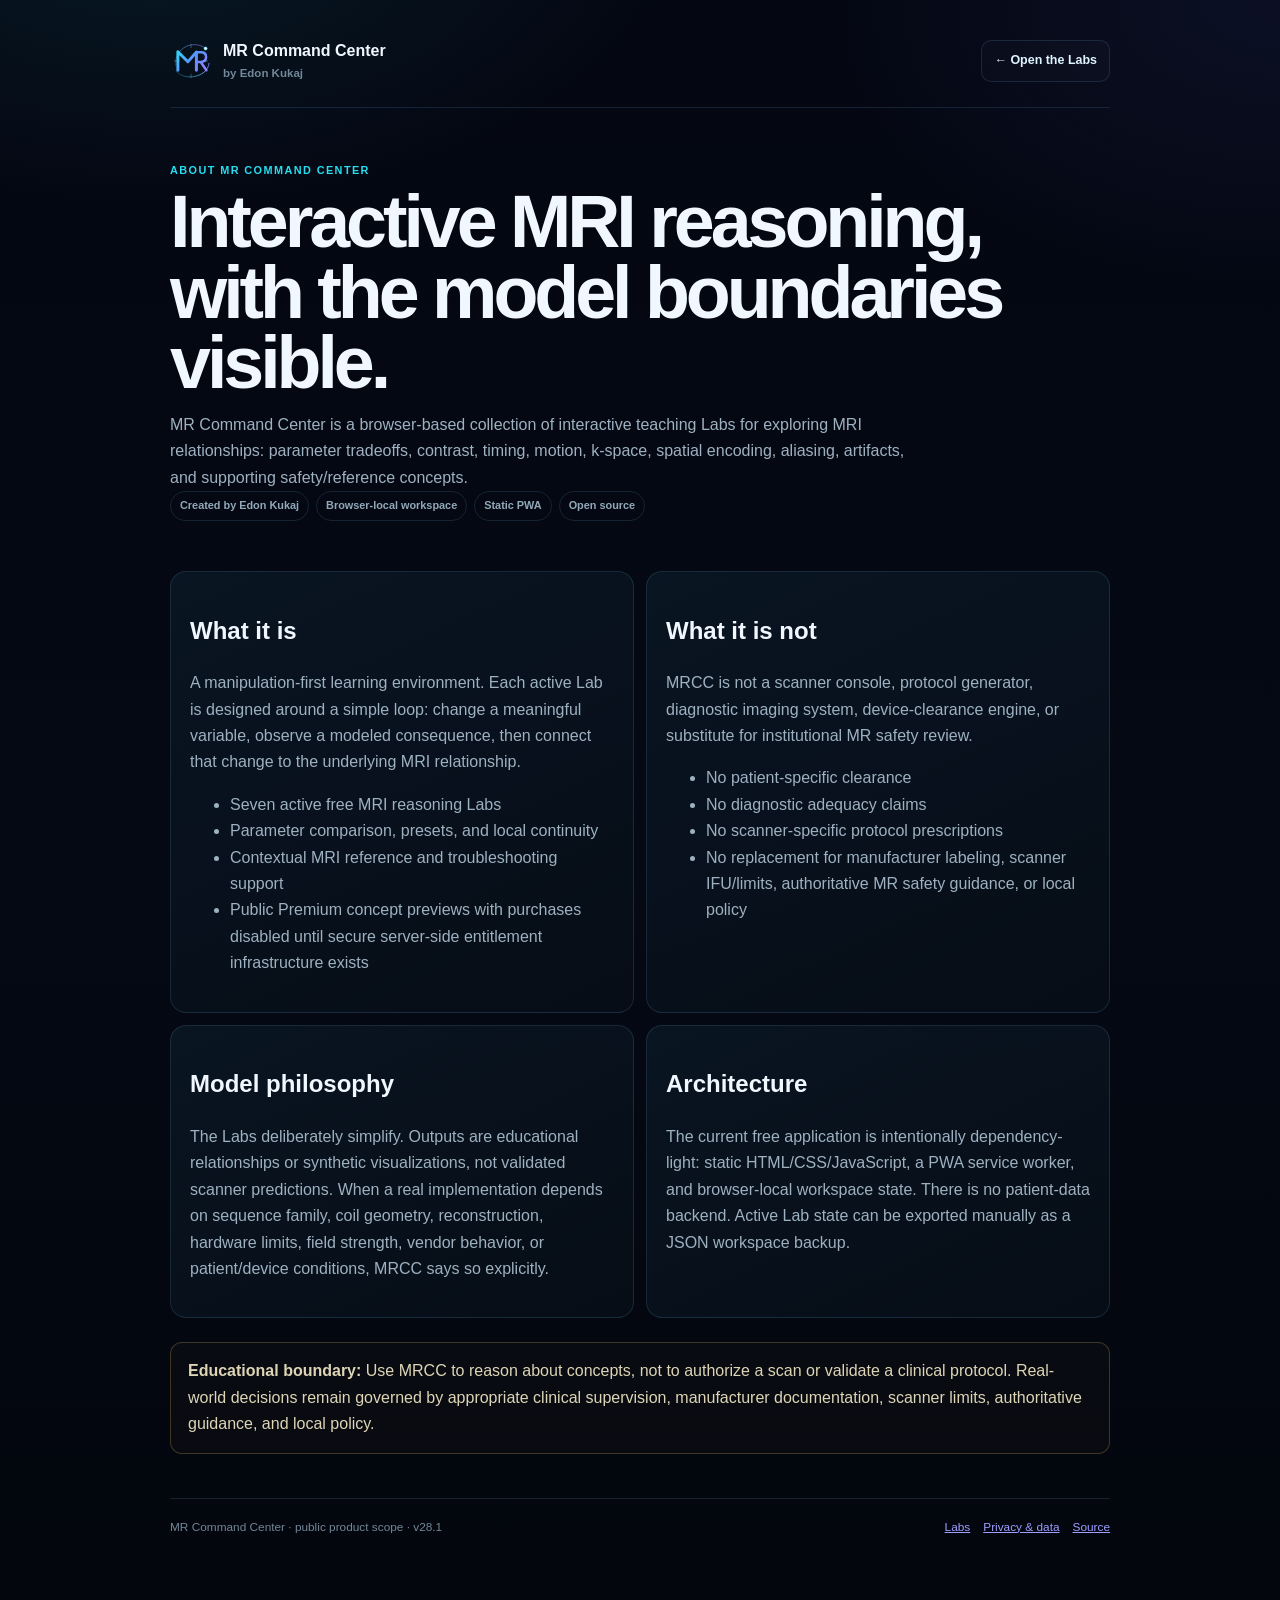
<file: about.html>
<!doctype html>
<html lang="en"><head>
<meta charset="utf-8"><meta name="viewport" content="width=device-width,initial-scale=1">
<title>About & Scope — MR Command Center</title>
<meta name="description" content="About MR Command Center, its educational scope, creator, MRI reasoning Lab model, and safety boundaries.">
<meta name="author" content="Edon Kukaj"><meta name="robots" content="index,follow">
<link rel="canonical" href="https://mr-command-center.vercel.app/about.html">
<meta property="og:type" content="website"><meta property="og:title" content="About & Scope — MR Command Center"><meta property="og:image" content="https://mr-command-center.vercel.app/og-v28.svg"><meta name="twitter:image" content="https://mr-command-center.vercel.app/og-v28.svg"><meta property="og:url" content="https://mr-command-center.vercel.app/about.html">
<link rel="icon" href="/icon.svg" type="image/svg+xml"><meta name="theme-color" content="#050910">
<link rel="stylesheet" href="/public-signal.css?v=28.1"></head><body><main class="shell">
<header class="top"><a class="brand" href="/"><img src="/brand-mark.svg" alt=""><span>MR Command Center<small>by Edon Kukaj</small></span></a><a class="back" href="/">← Open the Labs</a></header>
<section class="hero"><div class="eyebrow">About MR Command Center</div><h1>Interactive MRI reasoning, with the model boundaries visible.</h1><p>MR Command Center is a browser-based collection of interactive teaching Labs for exploring MRI relationships: parameter tradeoffs, contrast, timing, motion, k-space, spatial encoding, aliasing, artifacts, and supporting safety/reference concepts.</p><div class="meta"><span>Created by Edon Kukaj</span><span>Browser-local workspace</span><span>Static PWA</span><span>Open source</span></div></section>
<section class="grid"><article class="card"><h2>What it is</h2><p>A manipulation-first learning environment. Each active Lab is designed around a simple loop: change a meaningful variable, observe a modeled consequence, then connect that change to the underlying MRI relationship.</p><ul><li>Seven active free MRI reasoning Labs</li><li>Parameter comparison, presets, and local continuity</li><li>Contextual MRI reference and troubleshooting support</li><li>Public Premium concept previews with purchases disabled until secure server-side entitlement infrastructure exists</li></ul></article>
<article class="card"><h2>What it is not</h2><p>MRCC is not a scanner console, protocol generator, diagnostic imaging system, device-clearance engine, or substitute for institutional MR safety review.</p><ul><li>No patient-specific clearance</li><li>No diagnostic adequacy claims</li><li>No scanner-specific protocol prescriptions</li><li>No replacement for manufacturer labeling, scanner IFU/limits, authoritative MR safety guidance, or local policy</li></ul></article>
<article class="card"><h2>Model philosophy</h2><p>The Labs deliberately simplify. Outputs are educational relationships or synthetic visualizations, not validated scanner predictions. When a real implementation depends on sequence family, coil geometry, reconstruction, hardware limits, field strength, vendor behavior, or patient/device conditions, MRCC says so explicitly.</p></article>
<article class="card"><h2>Architecture</h2><p>The current free application is intentionally dependency-light: static HTML/CSS/JavaScript, a PWA service worker, and browser-local workspace state. There is no patient-data backend. Active Lab state can be exported manually as a JSON workspace backup.</p></article></section>
<div class="notice"><strong>Educational boundary:</strong> Use MRCC to reason about concepts, not to authorize a scan or validate a clinical protocol. Real-world decisions remain governed by appropriate clinical supervision, manufacturer documentation, scanner limits, authoritative guidance, and local policy.</div>
<footer class="footer"><span>MR Command Center · public product scope · v28.1</span><nav><a href="/">Labs</a><a href="/privacy.html">Privacy & data</a><a href="https://github.com/kukaje2nd/mr-command-center" target="_blank" rel="noopener">Source</a></nav></footer>
</main></body></html>
</file>
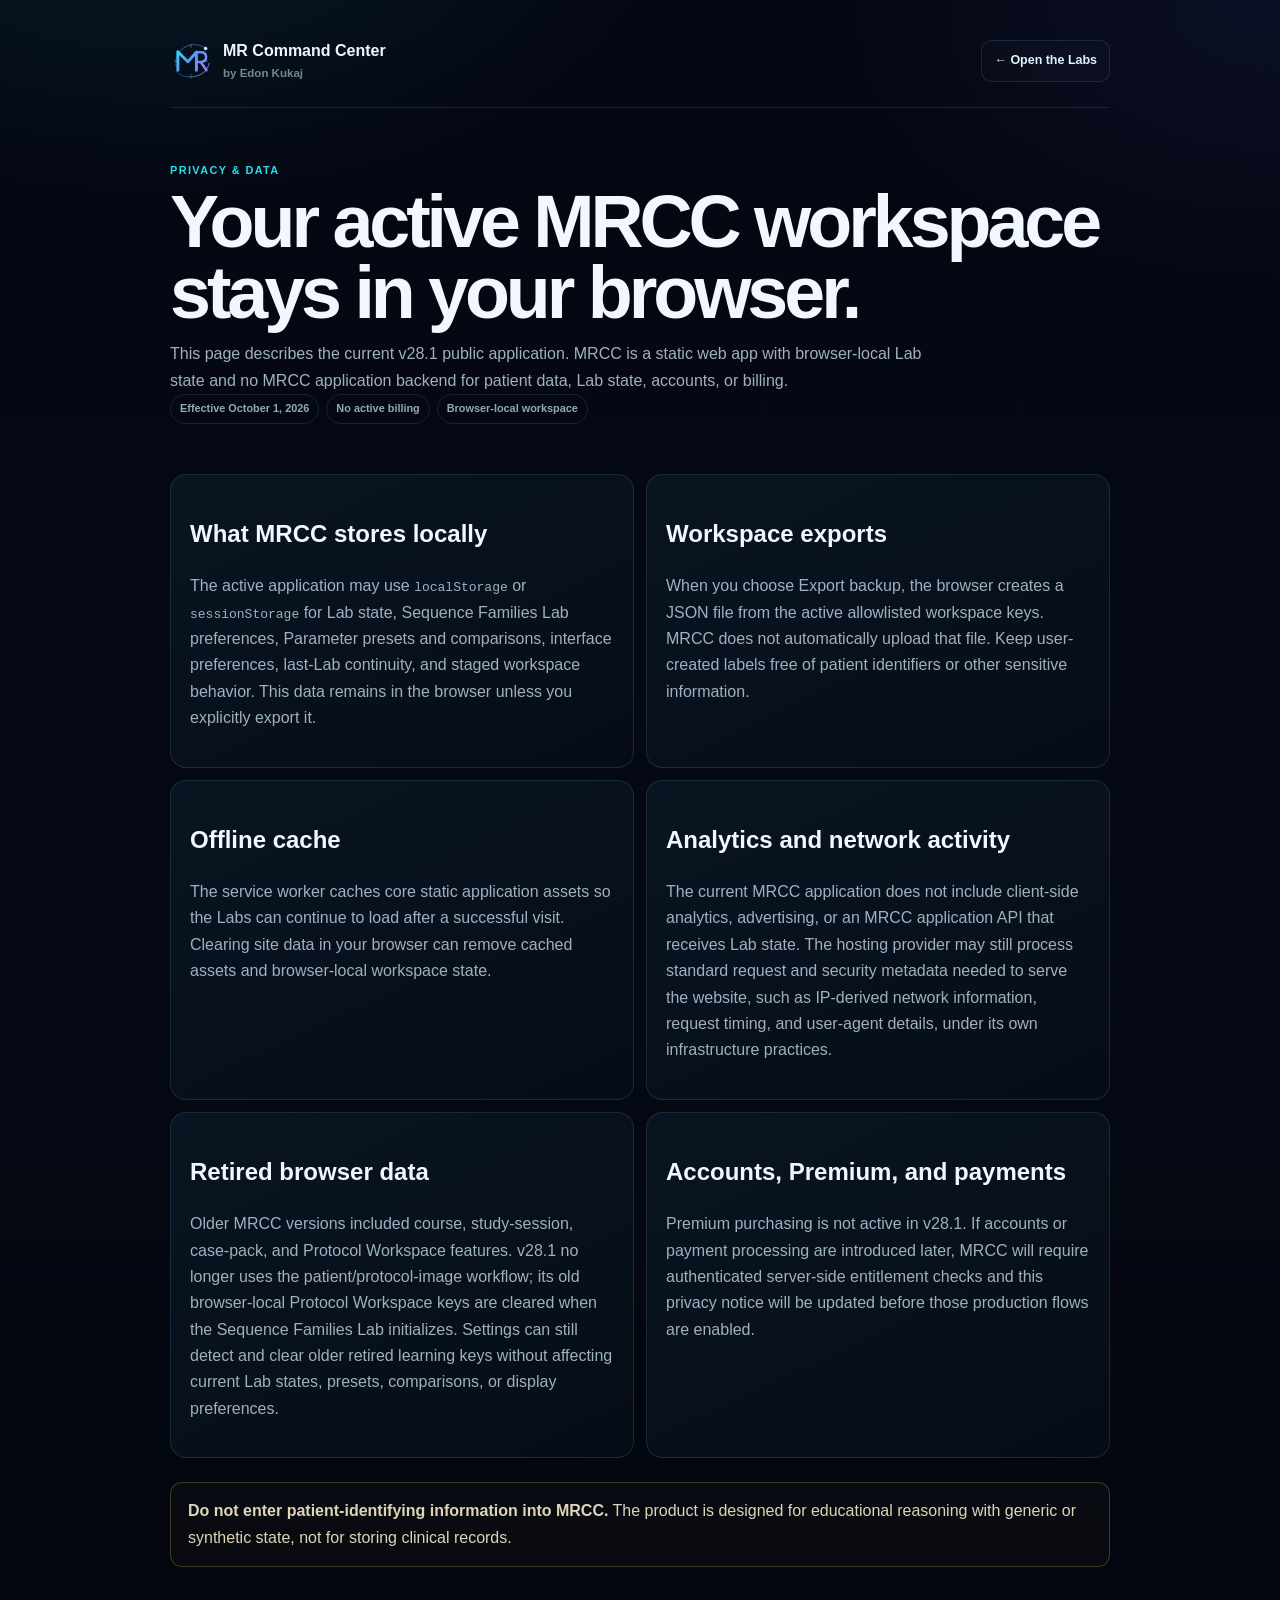
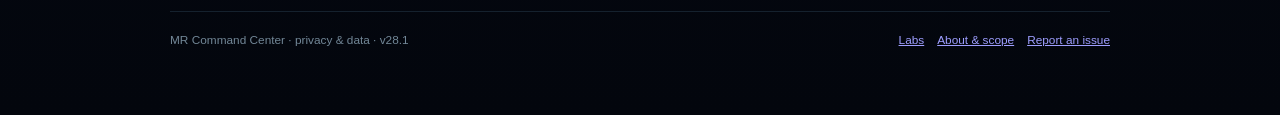
<file: privacy.html>
<!doctype html>
<html lang="en"><head>
<meta charset="utf-8"><meta name="viewport" content="width=device-width,initial-scale=1">
<title>Privacy & Data — MR Command Center</title>
<meta name="description" content="How MR Command Center handles browser-local Lab state, workspace backups, offline caching, hosting metadata, and future account or billing features.">
<meta name="author" content="Edon Kukaj"><meta name="robots" content="index,follow">
<link rel="canonical" href="https://mr-command-center.vercel.app/privacy.html">
<meta property="og:type" content="website"><meta property="og:title" content="Privacy & Data — MR Command Center"><meta property="og:image" content="https://mr-command-center.vercel.app/og-v28.svg"><meta name="twitter:image" content="https://mr-command-center.vercel.app/og-v28.svg"><meta property="og:url" content="https://mr-command-center.vercel.app/privacy.html">
<link rel="icon" href="/icon.svg" type="image/svg+xml"><meta name="theme-color" content="#050910">
<link rel="stylesheet" href="/public-signal.css?v=28.1"></head><body><main class="shell">
<header class="top"><a class="brand" href="/"><img src="/brand-mark.svg" alt=""><span>MR Command Center<small>by Edon Kukaj</small></span></a><a class="back" href="/">← Open the Labs</a></header>
<section class="hero"><div class="eyebrow">Privacy & data</div><h1>Your active MRCC workspace stays in your browser.</h1><p>This page describes the current v28.1 public application. MRCC is a static web app with browser-local Lab state and no MRCC application backend for patient data, Lab state, accounts, or billing.</p><div class="meta"><span>Effective October 1, 2026</span><span>No active billing</span><span>Browser-local workspace</span></div></section>
<section class="grid"><article class="card"><h2>What MRCC stores locally</h2><p>The active application may use <code>localStorage</code> or <code>sessionStorage</code> for Lab state, Sequence Families Lab preferences, Parameter presets and comparisons, interface preferences, last-Lab continuity, and staged workspace behavior. This data remains in the browser unless you explicitly export it.</p></article>
<article class="card"><h2>Workspace exports</h2><p>When you choose Export backup, the browser creates a JSON file from the active allowlisted workspace keys. MRCC does not automatically upload that file. Keep user-created labels free of patient identifiers or other sensitive information.</p></article>
<article class="card"><h2>Offline cache</h2><p>The service worker caches core static application assets so the Labs can continue to load after a successful visit. Clearing site data in your browser can remove cached assets and browser-local workspace state.</p></article>
<article class="card"><h2>Analytics and network activity</h2><p>The current MRCC application does not include client-side analytics, advertising, or an MRCC application API that receives Lab state. The hosting provider may still process standard request and security metadata needed to serve the website, such as IP-derived network information, request timing, and user-agent details, under its own infrastructure practices.</p></article>
<article class="card"><h2>Retired browser data</h2><p>Older MRCC versions included course, study-session, case-pack, and Protocol Workspace features. v28.1 no longer uses the patient/protocol-image workflow; its old browser-local Protocol Workspace keys are cleared when the Sequence Families Lab initializes. Settings can still detect and clear older retired learning keys without affecting current Lab states, presets, comparisons, or display preferences.</p></article>
<article class="card"><h2>Accounts, Premium, and payments</h2><p>Premium purchasing is not active in v28.1. If accounts or payment processing are introduced later, MRCC will require authenticated server-side entitlement checks and this privacy notice will be updated before those production flows are enabled.</p></article></section>
<div class="notice"><strong>Do not enter patient-identifying information into MRCC.</strong> The product is designed for educational reasoning with generic or synthetic state, not for storing clinical records.</div>
<footer class="footer"><span>MR Command Center · privacy & data · v28.1</span><nav><a href="/">Labs</a><a href="/about.html">About & scope</a><a href="https://github.com/kukaje2nd/mr-command-center/issues" target="_blank" rel="noopener">Report an issue</a></nav></footer>
</main></body></html>
</file>
<file: app.css>
/* v16.0 Runtime modularization — application stylesheet extracted from index.html */
:root{--bg:#07110f;--panel:#0c1916;--panel2:#10221e;--line:#21463d;--text:#ecfff8;--muted:#9ec1b7;--mint:#48f0b2;--cyan:#52d7ff;--amber:#ffd166;--red:#ff6b6b;--violet:#b89cff;--shadow:0 18px 60px rgba(0,0,0,.35);--r:18px}
*{box-sizing:border-box} html{scroll-behavior:smooth} body{margin:0;background:radial-gradient(circle at 20% 0%,#12352b 0,#07110f 32%),var(--bg);color:var(--text);font-family:Inter,ui-sans-serif,system-ui,-apple-system,Segoe UI,Roboto,Arial,sans-serif;line-height:1.5}
a{color:var(--cyan)} button,input,select,textarea{font:inherit} button{cursor:pointer}button:focus-visible,a:focus-visible,input:focus-visible,select:focus-visible,textarea:focus-visible,summary:focus-visible,[tabindex]:focus-visible{outline:3px solid var(--cyan);outline-offset:3px}.skiplink{position:fixed;left:14px;top:10px;z-index:200;transform:translateY(-150%);background:#ecfff8;color:#07110f;padding:9px 12px;border-radius:9px;font-weight:900;text-decoration:none}.skiplink:focus{transform:translateY(0)}.shell{max-width:1220px;margin:auto;padding:0 20px 48px}.topbar{position:sticky;top:0;z-index:20;background:rgba(7,17,15,.86);backdrop-filter:blur(14px);border-bottom:1px solid rgba(82,215,255,.12)}
.topin{max-width:1220px;margin:auto;padding:12px 20px;display:flex;align-items:center;gap:14px}.brandlockup{display:flex;align-items:center;gap:10px;text-decoration:none;color:var(--text);font-weight:900;letter-spacing:.035em}.brandmark{width:46px;height:46px;object-fit:contain;filter:drop-shadow(0 0 14px rgba(72,240,178,.26));transition:transform .18s ease,filter .18s ease}.brandlockup:hover .brandmark{transform:translateY(-1px) scale(1.025);filter:drop-shadow(0 0 18px rgba(82,215,255,.34))}.brandname{white-space:nowrap;display:flex;align-items:baseline;gap:.34em}.brand-mr{background:linear-gradient(90deg,var(--mint),var(--cyan),var(--violet));-webkit-background-clip:text;background-clip:text;color:transparent}.brand-command{color:#effff9}.grow{flex:1}.clock{font-variant-numeric:tabular-nums;color:var(--muted);font-size:.92rem}.status-dot{width:8px;height:8px;border-radius:50%;background:var(--mint);box-shadow:0 0 10px var(--mint)}.netpill{display:flex;align-items:center;gap:7px;border:1px solid #2a594d;background:#0a1c17;color:#cffff0;border-radius:999px;padding:6px 9px;font-size:.75rem;font-weight:800}.netpill.offline{border-color:#665427;color:#ffe7a0;background:rgba(255,209,102,.06)}.netpill.offline .status-dot{background:var(--amber);box-shadow:0 0 10px rgba(255,209,102,.7)}.installbtn{display:none;align-items:center;border:1px solid #315c51;background:#10261f;color:var(--text);border-radius:10px;padding:7px 10px;font-weight:800}.installbtn:hover{border-color:var(--cyan)}.systemstrip{display:flex;gap:7px;align-items:center;flex-wrap:wrap}.syschip{display:inline-flex;align-items:center;gap:6px;border:1px solid #31584e;border-radius:999px;padding:5px 8px;background:#071511;color:#dff8f0;font-size:.72rem;font-weight:800}.syschip .mini-dot{width:7px;height:7px;border-radius:50%;background:var(--mint);box-shadow:0 0 7px rgba(72,240,178,.6)}.updatebar{display:none;align-items:center;justify-content:space-between;gap:14px;border:1px solid #365f76;background:linear-gradient(90deg,rgba(82,215,255,.08),rgba(184,156,255,.06));border-radius:14px;padding:11px 14px;margin:-12px 0 22px;color:#dff6ff}.updatebar.show{display:flex}.updatebar b{color:var(--cyan)}.updatebar p{margin:2px 0 0;color:var(--muted);font-size:.79rem}.updatebtn{border:0;border-radius:9px;padding:8px 11px;background:linear-gradient(90deg,var(--cyan),#9be8ff);color:#05202a;font-weight:900;white-space:nowrap}
.card{background:linear-gradient(180deg,rgba(16,34,30,.92),rgba(10,23,20,.96));border:1px solid var(--line);border-radius:var(--r);box-shadow:var(--shadow)}
.notice{border:1px solid #665427;background:rgba(255,209,102,.07);border-radius:14px;padding:13px 15px;color:#ffe8a8;margin-bottom:24px}.section{margin:26px 0}.section-head{display:flex;justify-content:space-between;gap:16px;align-items:end;margin-bottom:12px}.section h2{margin:0;font-size:1.5rem}.section-head p{margin:0;color:var(--muted);font-size:.92rem}.grid2{display:grid;grid-template-columns:1fr 1fr;gap:16px}.grid3{display:grid;grid-template-columns:repeat(3,1fr);gap:16px}.card{padding:18px}.card h3{margin:0 0 10px}.sub{color:var(--muted);font-size:.9rem;margin-top:-4px}.eyebrow{color:var(--cyan);font-size:.78rem;text-transform:uppercase;letter-spacing:.1em;font-weight:800}.field{display:grid;gap:6px;margin:10px 0}.field label{color:#d8eee8;font-size:.86rem;font-weight:700}.field input,.field select,.field textarea{width:100%;border:1px solid #295146;background:#071511;color:var(--text);border-radius:11px;padding:11px 12px;outline:none}.field input:focus,.field select:focus,.field textarea:focus{border-color:var(--cyan);box-shadow:0 0 0 3px rgba(82,215,255,.08)}.row{display:grid;grid-template-columns:repeat(2,1fr);gap:10px}.row3{display:grid;grid-template-columns:repeat(3,1fr);gap:10px}.btn{border:0;border-radius:11px;padding:11px 14px;font-weight:800;background:linear-gradient(90deg,var(--mint),#78ffd0);color:#032018}.btn.secondary{background:#102620;color:var(--text);border:1px solid var(--line)}.btn.danger{background:#3a1718;color:#ffbcbc;border:1px solid #6b2b2f}.btnline{display:flex;gap:8px;flex-wrap:wrap;margin-top:12px}.result{margin-top:12px;padding:13px;border-radius:12px;background:#071511;border:1px solid #24473f}.result strong{color:var(--mint)}.small{font-size:.82rem;color:var(--muted)}
.checks{display:grid;gap:9px}.check{display:flex;gap:10px;align-items:flex-start;padding:10px;border:1px solid #23473e;border-radius:11px;background:#091713}.check input{margin-top:4px;accent-color:var(--mint)}.check span{font-size:.9rem}.state{padding:13px;border-radius:12px;margin-top:12px;font-weight:800}.state.warn{background:rgba(255,209,102,.09);border:1px solid #665427;color:#ffe69d}.state.ok{background:rgba(72,240,178,.09);border:1px solid #2d725b;color:#a9ffd9}.state.stop{background:rgba(255,107,107,.09);border:1px solid #6b2b2f;color:#ffc3c3}
.kpis{display:grid;grid-template-columns:repeat(3,1fr);gap:10px}.kpi{padding:14px;border-radius:13px;background:#081713;border:1px solid #22483e}.kpi .v{font-size:1.6rem;font-weight:850;color:var(--mint)}.kpi .l{font-size:.78rem;color:var(--muted)}

.solver-lane{display:grid;grid-template-columns:1.15fr .85fr;gap:10px;margin:12px 0}.solver-box{border:1px solid #24473f;background:#081713;border-radius:12px;padding:12px}.solver-box .lab{font-size:.7rem;text-transform:uppercase;letter-spacing:.09em;color:var(--cyan);font-weight:850;margin-bottom:5px}.solver-box b{display:block;line-height:1.35}.solver-box p{margin:4px 0 0;color:var(--muted);font-size:.82rem}.artifact-banner{display:flex;align-items:center;justify-content:space-between;gap:12px;margin-bottom:8px}.artifact-banner .match{border:1px solid #2f6959;background:rgba(72,240,178,.07);color:#baffdf;border-radius:999px;padding:5px 9px;font-size:.72rem;font-weight:800}.escalate-line{margin-top:12px;padding:10px 12px;border-radius:11px;background:rgba(255,209,102,.06);border:1px solid #5b4b26;color:#ffe8a8;font-size:.81rem}
.artifact-output{min-height:170px}.context-lens{margin:12px 0;padding:12px;border:1px solid #31584e;border-radius:12px;background:linear-gradient(180deg,#0a1c18,#071511)}.context-lens-head{display:flex;align-items:center;justify-content:space-between;gap:10px;margin-bottom:7px}.context-lens-head b{color:var(--cyan)}.context-badge{border:1px solid #315c51;border-radius:999px;padding:4px 8px;font-size:.7rem;font-weight:850;color:#cfefff;white-space:nowrap}.context-lens p{margin:5px 0;color:#dcece7;font-size:.82rem}.context-lens ul{margin:7px 0 0;padding-left:18px;color:#dcece7}.context-lens li{margin:4px 0;font-size:.8rem}.context-caution{margin-top:8px;color:#ffe8a8!important}.sandbox{display:grid;gap:12px}.param-group{display:grid;gap:10px;padding:12px;border:1px solid #24473f;border-radius:12px;background:#071511}.param-group-title{display:flex;align-items:center;justify-content:space-between;gap:10px;padding-bottom:7px;border-bottom:1px dashed #284b42}.param-group-title b{color:var(--mint);font-size:.82rem}.param-group-title span{color:var(--muted);font-size:.68rem}.param-lens{margin-top:12px;padding:13px;border:1px solid #31584e;border-radius:12px;background:linear-gradient(180deg,#0a1c18,#071511)}.param-lens-head{display:flex;align-items:flex-start;justify-content:space-between;gap:10px}.param-lens-head h4{margin:.15rem 0 0}.param-lens-badge{border:1px solid #315c51;border-radius:999px;padding:4px 8px;font-size:.67rem;font-weight:850;color:#cfefff;white-space:nowrap}.param-lens-grid{display:grid;grid-template-columns:1fr 1fr;gap:8px;margin-top:10px}.param-lens-cell{padding:9px;border:1px solid #24473f;border-radius:9px;background:#081612}.param-lens-cell b{display:block;color:#dff8f0;font-size:.72rem;text-transform:uppercase;letter-spacing:.05em}.param-lens-cell span{display:block;color:var(--muted);font-size:.76rem;line-height:1.4;margin-top:3px}.parameter-jumps{display:flex;gap:7px;flex-wrap:wrap;margin:-4px 0 14px;padding:9px;border:1px solid #31584e;border-radius:11px;background:#071511}.parameter-jumps button{border:1px solid #31584e;background:#10261f;color:#dff8f0;border-radius:999px;padding:6px 9px;font-size:.72rem;font-weight:850}.parameter-jumps button:hover{border-color:var(--cyan)}.parameter-status{margin-left:auto;color:var(--muted);font-size:.7rem;align-self:center}.parameter-reference{margin-top:16px}.parameter-reference-head{display:flex;align-items:flex-start;justify-content:space-between;gap:12px}.parameter-reference-head h3{margin:.2rem 0 0}.param-reference-grid{display:grid;grid-template-columns:1fr 1fr;gap:10px;margin-top:12px}.param-ref-group{border:1px solid #24473f;border-radius:11px;background:#071511;overflow:hidden}.param-ref-group>summary{cursor:pointer;list-style:none;padding:11px 12px;font-weight:850;color:#dff8f0}.param-ref-group>summary::-webkit-details-marker{display:none}.param-ref-group[open]>summary{border-bottom:1px dashed #284b42;color:var(--mint)}.param-ref-body{display:grid;gap:0}.param-ref-item{padding:10px 12px;border-top:1px solid rgba(49,88,78,.35)}.param-ref-item:first-child{border-top:0}.param-ref-item b{display:block;font-size:.78rem;color:#dff8f0}.param-ref-item span{display:block;color:var(--muted);font-size:.74rem;line-height:1.45;margin-top:3px}.preset-library>summary,.history-workbench>summary{cursor:pointer;list-style:none;display:flex;align-items:center;justify-content:space-between;gap:10px}.preset-library>summary::-webkit-details-marker,.history-workbench>summary::-webkit-details-marker{display:none}.preset-body,.history-body{margin-top:10px;padding-top:10px;border-top:1px dashed #284b42}.preset-summary-copy b,.history-summary-copy b{display:block}.preset-summary-copy small,.history-summary-copy small{display:block;color:var(--muted);font-size:.7rem;margin-top:2px}.sliderline{display:grid;grid-template-columns:180px 1fr 86px;gap:12px;align-items:center}.sliderline label{font-size:.86rem;font-weight:750;color:#d8eee8}.sliderline input[type=range]{width:100%;accent-color:var(--mint)}.sliderline output{font-variant-numeric:tabular-nums;text-align:right;color:var(--cyan);font-weight:800}.comparegrid{display:grid;grid-template-columns:repeat(4,1fr);gap:10px}.comparecard{padding:13px;border:1px solid #24473f;border-radius:12px;background:#071511}.comparecard .n{font-size:1.35rem;font-weight:850;color:var(--mint)}.comparecard .d{font-size:.76rem;color:var(--muted)}.tradegrid{display:grid;grid-template-columns:1fr 1fr;gap:10px}.tradebox{padding:12px;border:1px solid #24473f;border-radius:12px;background:#091713} .tradebox b{display:block;margin-bottom:4px}.tradebox span{font-size:.82rem;color:var(--muted)}.map-panel{margin-top:14px;padding:14px;border:1px solid #24473f;border-radius:14px;background:linear-gradient(180deg,#081711,#06110e)}.map-head{display:flex;justify-content:space-between;gap:12px;align-items:end;margin-bottom:12px}.map-head p{margin:0;color:var(--muted);font-size:.8rem}.balance-list{display:grid;gap:10px}.balance-row{display:grid;grid-template-columns:132px 1fr 62px;gap:10px;align-items:center}.balance-row .name{font-size:.8rem;font-weight:800;color:#d7eee7}.balance-row .value{text-align:right;font-size:.8rem;font-weight:850;color:var(--cyan);font-variant-numeric:tabular-nums}.balance-track{position:relative;height:12px;border-radius:999px;background:#0b211b;border:1px solid #24473f;overflow:hidden}.balance-track:after{content:"";position:absolute;left:50%;top:-1px;bottom:-1px;width:1px;background:#6d9187;opacity:.85}.balance-fill{position:absolute;top:2px;bottom:2px;border-radius:999px;background:linear-gradient(90deg,var(--cyan),var(--mint));transition:left .2s ease,width .2s ease}.map-legend{display:flex;justify-content:space-between;color:#6f9188;font-size:.68rem;margin:7px 64px 0 142px}.snapshot-actions{display:flex;gap:8px;flex-wrap:wrap;margin-top:12px}.snapshot-actions button{flex:1 1 130px}.preset-library{margin-top:14px;padding:13px;border:1px solid #2b584c;border-radius:13px;background:#071511}.preset-save{display:grid;grid-template-columns:1fr auto;gap:8px;margin-top:10px}.preset-save input{width:100%;border:1px solid #31584e;border-radius:9px;background:#091713;color:var(--text);padding:9px 10px}.preset-list{display:grid;gap:8px;margin-top:10px}.preset-empty{color:var(--muted);font-size:.8rem;padding:10px;border:1px dashed #31584e;border-radius:10px}.preset-row{display:grid;grid-template-columns:1fr auto;gap:10px;align-items:center;border:1px solid #24473f;border-radius:11px;padding:10px;background:#091713}.preset-copy{min-width:0}.preset-copy b{display:block;white-space:nowrap;overflow:hidden;text-overflow:ellipsis}.preset-copy small{display:block;color:var(--muted);font-size:.7rem;margin-top:3px}.preset-actions{display:flex;gap:6px;flex-wrap:wrap;justify-content:flex-end}.preset-actions button{border:1px solid #31584e;background:#10261f;color:#dff8f0;border-radius:8px;padding:5px 7px;font-size:.69rem;font-weight:850}.preset-actions button:hover{border-color:var(--cyan)}.preset-actions .delete{color:#ffb4b4;border-color:#5d3030;background:rgba(255,107,107,.04)}.preset-io{display:flex;gap:7px;flex-wrap:wrap;margin-top:10px;padding-top:10px;border-top:1px dashed #284b42}.preset-io button,.preset-file-label{display:inline-flex;align-items:center;justify-content:center;border:1px solid #31584e;background:#10261f;color:#dff8f0;border-radius:9px;padding:7px 9px;font-size:.74rem;font-weight:850;cursor:pointer}.preset-io button:hover,.preset-file-label:hover{border-color:var(--cyan)}.preset-file-label input{display:none}.preset-search{margin-top:9px}.preset-search input{width:100%;border:1px solid #31584e;border-radius:9px;background:#091713;color:var(--text);padding:8px 10px}.history-workbench{margin-top:14px;padding:13px;border:1px solid #2b584c;border-radius:13px;background:#071511}.history-save{display:grid;grid-template-columns:1fr auto;gap:8px;margin-top:10px}.history-save input{width:100%;border:1px solid #31584e;border-radius:9px;background:#091713;color:var(--text);padding:9px 10px}.history-list{display:grid;gap:8px;margin-top:10px}.history-row{display:grid;grid-template-columns:1fr auto;gap:10px;align-items:center;border:1px solid #24473f;border-radius:11px;padding:10px;background:#091713}.history-copy{min-width:0}.history-copy b{display:block;white-space:nowrap;overflow:hidden;text-overflow:ellipsis}.history-copy small{display:block;color:var(--muted);font-size:.7rem;margin-top:3px}.history-deltas{display:flex;gap:5px;flex-wrap:wrap;margin-top:6px}.history-deltas span{border:1px solid #31584e;border-radius:999px;padding:3px 6px;font-size:.66rem;color:#cfefff}.history-actions{display:flex;gap:6px;flex-wrap:wrap;justify-content:flex-end}.history-actions button{border:1px solid #31584e;background:#10261f;color:#dff8f0;border-radius:8px;padding:5px 7px;font-size:.69rem;font-weight:850}.history-actions .delete{color:#ffb4b4;border-color:#5d3030;background:rgba(255,107,107,.04)}.preset-privacy{margin-top:8px;padding:8px 9px;border-left:3px solid var(--cyan);background:rgba(82,215,255,.04);border-radius:0 8px 8px 0;color:var(--muted);font-size:.72rem}.compare-workbench{margin-top:14px;padding:14px;border:1px solid #2b584c;border-radius:14px;background:#071511}.compare-head{display:flex;align-items:flex-start;justify-content:space-between;gap:12px;margin-bottom:10px}.compare-head h3{margin:.2rem 0 0}.compare-state{font-size:.72rem;font-weight:850;border:1px solid #315c51;border-radius:999px;padding:5px 8px;color:#cfefff;white-space:nowrap}.abgrid{display:grid;grid-template-columns:repeat(4,1fr);gap:8px}.abcard{border:1px solid #24473f;border-radius:11px;padding:10px;background:#091713}.abcard .ablab{font-size:.7rem;color:var(--muted);text-transform:uppercase;letter-spacing:.06em;font-weight:800}.abcard .abvals{display:flex;justify-content:space-between;gap:8px;margin-top:5px;font-size:.8rem}.abcard .abvals b{color:var(--mint)}.abcard .abdelta{margin-top:6px;font-size:.74rem;font-weight:850;color:var(--cyan)}.param-deltas{display:flex;gap:6px;flex-wrap:wrap;margin-top:10px}.param-delta{border:1px solid #31584e;border-radius:999px;padding:4px 7px;font-size:.7rem;color:#d6eee7;background:#0a1b16}.compare-empty{color:var(--muted);font-size:.82rem}.engine-chip.issue{border-color:#6b2b2f;color:#ffc3c3}.engine-chip.issue .mini-dot{background:var(--red)!important;box-shadow:0 0 7px rgba(255,107,107,.7)!important}.impact-ledger{margin-top:14px;display:grid;gap:8px}.impact-item{display:grid;grid-template-columns:105px 1fr;gap:10px;padding:10px 11px;border:1px solid #23473f;border-radius:11px;background:#081612}.impact-param{font-size:.77rem;font-weight:900;color:var(--mint);text-transform:uppercase;letter-spacing:.04em}.impact-copy{font-size:.8rem;color:#d7e8e3;line-height:1.45}.impact-copy span{color:var(--muted)}.impact-empty{padding:12px;border:1px dashed #31584e;border-radius:11px;color:var(--muted);font-size:.82rem}.dominant{margin-top:12px;padding:11px 12px;border-radius:11px;border:1px solid #31584e;background:#0a1b16;font-size:.83rem}.dominant strong{color:var(--mint)}.tags{display:flex;gap:7px;flex-wrap:wrap}.tag{background:#102921;border:1px solid #2c554a;border-radius:999px;padding:5px 9px;font-size:.78rem;color:#cef7eb}.steps{padding-left:18px;color:#dcece7}.steps li{margin:7px 0}.tip{border-left:3px solid var(--cyan);padding:9px 12px;background:rgba(82,215,255,.05);border-radius:0 10px 10px 0;color:#cfefff}

.rescue-shell{display:grid;grid-template-columns:.78fr 1.22fr;gap:16px}.rescue-problems{display:grid;gap:8px}.rescue-problem{width:100%;display:flex;align-items:center;gap:11px;text-align:left;border:1px solid #24473f;background:#081713;color:var(--text);border-radius:12px;padding:11px}.rescue-problem:hover,.rescue-problem.active{border-color:var(--cyan);background:#0c211c}.rescue-problem.active{box-shadow:0 0 0 2px rgba(82,215,255,.08) inset}.rescue-problem .ricon{display:grid;place-items:center;width:34px;height:34px;flex:0 0 34px;border:1px solid #2b584c;border-radius:10px;background:#0a211b;color:var(--mint);font-weight:900}.rescue-problem b,.rescue-problem small{display:block}.rescue-problem small{color:var(--muted);font-size:.75rem;margin-top:2px}.protectbar{display:grid;grid-template-columns:180px 1fr;gap:12px;align-items:center;margin:12px 0;padding:11px 12px;border:1px solid #284c43;border-radius:12px;background:#081612}.protectbar label{font-size:.8rem;font-weight:850;color:#d9eee8}.protectbar select{width:100%;border:1px solid #295146;background:#071511;color:var(--text);border-radius:10px;padding:9px 10px}.rescue-headline{display:flex;align-items:flex-start;justify-content:space-between;gap:12px}.rescue-headline h3{margin:.18rem 0 4px}.rescue-status{white-space:nowrap;border:1px solid #315d51;border-radius:999px;padding:5px 9px;color:#baffdf;background:rgba(72,240,178,.06);font-size:.72rem;font-weight:850}.lever-list{display:grid;gap:9px;margin-top:12px}.lever{display:grid;grid-template-columns:32px 1fr auto;gap:10px;align-items:flex-start;padding:11px;border:1px solid #24473f;border-radius:12px;background:#081713}.lever .rank{display:grid;place-items:center;width:28px;height:28px;border-radius:8px;background:#102921;border:1px solid #2c554a;color:var(--mint);font-size:.76rem;font-weight:900}.lever b{display:block;font-size:.9rem}.lever p{margin:3px 0 0;color:var(--muted);font-size:.78rem;line-height:1.4}.lever .cost{font-size:.7rem;font-weight:850;border-radius:999px;padding:4px 7px;border:1px solid #5d512c;background:rgba(255,209,102,.07);color:#ffe7a0;white-space:nowrap}.lever.conflict{border-color:#5d3d2c;background:rgba(255,209,102,.035)}.lever.conflict .cost{border-color:#6a383a;background:rgba(255,107,107,.06);color:#ffc4c4}.rescue-note{margin-top:12px;padding:11px 12px;border-radius:11px;background:#071511;border:1px dashed #31584e;color:var(--muted);font-size:.79rem}.rescue-note strong{color:#dff8f0}.rescue-guard{margin-top:10px;padding:10px 12px;border-left:3px solid var(--amber);background:rgba(255,209,102,.045);border-radius:0 10px 10px 0;color:#ffe8aa;font-size:.79rem}

.modal-open{overflow:hidden}.selfcheck{border:1px solid #31584e;background:#071511;color:#dff8f0;border-radius:999px;padding:5px 8px;font-size:.72rem;font-weight:850}.selfcheck:hover{border-color:var(--cyan)}.quizq{padding:12px;border:1px solid #23473e;border-radius:12px;margin:10px 0}.quizq p{font-weight:750;margin-top:0}.quizq label{display:block;margin:7px 0;color:#d3e7e1}.score{font-size:1.1rem;font-weight:850;color:var(--mint);margin-top:10px}.refcards{display:grid;grid-template-columns:repeat(3,1fr);gap:12px}.ref{padding:14px;border:1px solid #24473f;border-radius:12px;background:#081713}.ref b{display:block;margin-bottom:5px}.footer{margin-top:34px;padding-top:18px;border-top:1px solid #1e3e36;color:var(--muted);font-size:.82rem}.footer strong{color:#dff8f0}.toast{position:fixed;right:20px;bottom:20px;background:#153a30;border:1px solid #377660;color:#dfffee;padding:10px 13px;border-radius:11px;opacity:0;transform:translateY(8px);pointer-events:none;transition:.2s}.toast.show{opacity:1;transform:translateY(0)}

.quickbtn{display:flex;align-items:center;gap:8px;border:1px solid var(--line);background:#0b1916;color:var(--text);border-radius:10px;padding:8px 10px;font-weight:750}.displaybtn{display:flex;align-items:center;gap:6px;border:1px solid var(--line);background:#0b1916;color:var(--text);border-radius:10px;padding:8px 10px;font-weight:800}.displaybtn:hover{border-color:var(--cyan)}.prefsback{position:fixed;inset:0;z-index:110;background:rgba(0,0,0,.68);backdrop-filter:blur(8px);display:none;align-items:flex-start;justify-content:center;padding:8vh 18px 20px}.prefsback.open{display:flex}.prefs{width:min(760px,100%);max-height:84vh;overflow:auto;background:#091713;border:1px solid #2b584c;border-radius:18px;box-shadow:0 30px 100px rgba(0,0,0,.55);padding:18px}.prefs-head{display:flex;align-items:flex-start;justify-content:space-between;gap:12px}.prefs-head h3{margin:.2rem 0 0}.prefs-close{border:1px solid var(--line);background:#10241f;color:var(--muted);width:34px;height:34px;border-radius:9px}.prefs-grid{display:grid;grid-template-columns:1fr 1fr;gap:12px;margin-top:16px}.pref-card{border:1px solid #24473f;border-radius:13px;padding:13px;background:#071511}.pref-card h4{margin:0 0 5px}.pref-card p{margin:0;color:var(--muted);font-size:.8rem}.segmented{display:flex;gap:7px;flex-wrap:wrap;margin-top:10px}.segmented button{border:1px solid #31584e;background:#0a1b16;color:#dff8f0;border-radius:9px;padding:7px 9px;font-size:.76rem;font-weight:850}.segmented button.active{border-color:var(--mint);color:#baffdf;background:rgba(72,240,178,.08)}.shortcut-grid{display:grid;grid-template-columns:repeat(2,1fr);gap:8px;margin-top:10px}.shortcut{display:flex;align-items:center;justify-content:space-between;gap:12px;border:1px solid #24473f;border-radius:10px;padding:9px;background:#081713;font-size:.8rem}.shortcut kbd{font:inherit;font-size:.72rem;color:#dff8f0;border:1px solid #35594f;border-bottom-width:2px;border-radius:6px;padding:3px 7px;background:#071511}.prefs-foot{display:flex;justify-content:space-between;gap:10px;align-items:center;margin-top:15px;padding-top:12px;border-top:1px dashed #284b42}.prefs-note{font-size:.75rem;color:var(--muted)}body.ui-large{font-size:1.075rem}body.ui-xl{font-size:1.15rem}body.ui-compact .section{margin:18px 0}body.ui-compact .card{padding:14px}body.ui-high-contrast{--line:#4b7d70;--muted:#c7ddd6;--panel:#10201c;--panel2:#142a25;--text:#ffffff}body.ui-high-contrast .small,body.ui-high-contrast .sub{color:#d4e6e0}body.ui-reduce-motion,body.ui-reduce-motion *{scroll-behavior:auto!important;transition:none!important;animation:none!important}.quickbtn:hover{border-color:var(--cyan)}.quickbtn kbd{font:inherit;font-size:.72rem;color:var(--muted);border:1px solid #35594f;border-bottom-width:2px;border-radius:6px;padding:2px 6px;background:#071511}.quickstrip{display:grid;grid-template-columns:repeat(4,1fr);gap:10px;margin:0 0 16px}.quickstrip button{display:flex;gap:10px;align-items:center;text-align:left;border:1px solid var(--line);background:linear-gradient(180deg,#0c1d19,#091512);color:var(--text);padding:12px;border-radius:13px}.quickstrip button:hover{border-color:var(--cyan);transform:translateY(-1px)}.quickstrip b,.quickstrip small{display:block}.quickstrip small{color:var(--muted);font-size:.75rem;margin-top:1px}.qaicon{display:grid;place-items:center;flex:0 0 30px;width:30px;height:30px;border:1px solid #2c5b4f;border-radius:9px;color:var(--mint);font-weight:900;background:#0a211b}

.cockpit{margin:4px 0 20px}.paletteback{position:fixed;inset:0;z-index:100;background:rgba(0,0,0,.68);backdrop-filter:blur(8px);display:none;align-items:flex-start;justify-content:center;padding:10vh 18px 20px}.paletteback.open{display:flex}.palette{width:min(720px,100%);max-height:76vh;overflow:hidden;background:#091713;border:1px solid #2b584c;border-radius:18px;box-shadow:0 30px 100px rgba(0,0,0,.55)}.palettehead{display:flex;align-items:center;justify-content:space-between;padding:16px 17px 10px}.palettehead h3{margin:2px 0 0;font-size:1.2rem}.paletteclose{border:1px solid var(--line);background:#10241f;color:var(--muted);width:34px;height:34px;border-radius:9px}.paletteinput{margin:0 14px;display:flex;align-items:center;gap:8px;border:1px solid #356458;background:#06110e;border-radius:12px;padding:0 12px}.paletteinput:focus-within{border-color:var(--cyan);box-shadow:0 0 0 3px rgba(82,215,255,.08)}.paletteinput span{color:var(--cyan);font-size:1.3rem}.paletteinput input{width:100%;padding:13px 0;border:0;outline:0;background:transparent;color:var(--text);font-size:1rem}.palhint{padding:8px 17px;color:var(--muted);font-size:.75rem;border-bottom:1px solid #1c3a32}.palresults{padding:8px;overflow:auto;max-height:52vh}.palitem{width:100%;display:flex;align-items:center;gap:12px;text-align:left;border:1px solid transparent;background:transparent;color:var(--text);border-radius:11px;padding:10px 11px}.palitem:hover,.palitem.active{background:#10261f;border-color:#2c584c}.palico{display:grid;place-items:center;width:34px;height:34px;flex:0 0 34px;border-radius:10px;background:#0a211b;border:1px solid #295347;color:var(--mint);font-weight:850}.palcopy{flex:1;min-width:0}.palcopy b{display:block}.palcopy small{display:block;color:var(--muted);white-space:nowrap;overflow:hidden;text-overflow:ellipsis}.palcat{font-size:.68rem;text-transform:uppercase;letter-spacing:.08em;color:#7fa69b}.palempty{padding:24px 14px;text-align:center;color:var(--muted)}
@media(max-width:900px){.rescue-shell{grid-template-columns:1fr}.solver-lane{grid-template-columns:1fr}}
@media(max-width:900px){.grid2,.grid3{grid-template-columns:1fr}.quickstrip{grid-template-columns:1fr 1fr}.comparegrid{grid-template-columns:1fr 1fr}.sliderline{grid-template-columns:140px 1fr 72px}.refcards{grid-template-columns:1fr}.row3{grid-template-columns:1fr}.kpis{grid-template-columns:1fr 1fr}.clock{display:none}}@media(max-width:560px){.protectbar{grid-template-columns:1fr}.lever{grid-template-columns:32px 1fr}.lever .cost{grid-column:2;justify-self:start}.rescue-headline{flex-direction:column}.rescue-status{white-space:normal}.resume-row{align-items:stretch;flex-direction:column}.balance-row{grid-template-columns:1fr 58px}.balance-row .name{grid-column:1 / -1}.map-legend{margin-left:0;margin-right:58px}.impact-item{grid-template-columns:1fr}.impact-param{margin-bottom:-4px}.console-mini,.resume-btn{width:100%}.quickbtn span,.quickbtn kbd{display:none}.quickbtn{width:36px;height:36px;padding:0;justify-content:center}.quickbtn:after{content:"⌕";font-size:1.05rem}.quickstrip{grid-template-columns:1fr}.comparegrid,.tradegrid,.param-lens-grid,.param-reference-grid{grid-template-columns:1fr}.sliderline{grid-template-columns:1fr}.sliderline output{text-align:left}.row{grid-template-columns:1fr}.kpis{grid-template-columns:1fr}.shell,.topin{padding-left:14px;padding-right:14px}}
@media(max-width:720px){.netpill span:last-child{display:none}.netpill{padding:7px}.installbtn{padding:7px 9px}.displaybtn span{display:none}.displaybtn{padding:7px 9px}.updatebar{align-items:flex-start;flex-direction:column}.updatebtn{width:100%}.topin{gap:8px}.pinned-tools{grid-template-columns:repeat(2,1fr)}.pin-manager{grid-template-columns:1fr}.abgrid{grid-template-columns:repeat(2,1fr)}.prefs-grid,.shortcut-grid{grid-template-columns:1fr}.preset-save,.preset-row,.history-save,.history-row{grid-template-columns:1fr}.preset-actions,.history-actions{justify-content:flex-start}.learn-kpis{grid-template-columns:1fr 1fr}}

.compact-notice{padding:9px 12px;margin:20px 0 12px;font-size:.8rem}.home-workspace{margin:14px 0 18px}.home-tools-head{display:flex;align-items:flex-end;justify-content:space-between;gap:16px;margin-bottom:12px}.home-tools-head h1{font-size:clamp(1.65rem,3vw,2.45rem);line-height:1.05;margin:.25rem 0 .4rem;letter-spacing:-.035em}.home-tools-head p{margin:0;color:var(--muted);font-size:.88rem;max-width:760px}.dockbtn.dock-primary{border-color:#337966;background:linear-gradient(180deg,rgba(72,240,178,.11),#091713);box-shadow:inset 0 0 0 1px rgba(72,240,178,.06)}.dockbtn.dock-primary b{color:var(--mint)}.home-situations-head{display:flex;align-items:center;justify-content:space-between;gap:10px;margin:2px 0 8px}.home-situations-head b{font-size:.82rem}.home-situations-head span{font-size:.7rem;color:var(--muted)}.study-progress{margin:12px 0;padding:12px;border:1px solid #31584e;border-radius:13px;background:linear-gradient(180deg,rgba(82,215,255,.04),#071511)}.study-progress-head{display:flex;align-items:center;justify-content:space-between;gap:12px}.study-progress-head b{display:block}.study-progress-head small{display:block;color:var(--muted);font-size:.7rem;margin-top:2px}.study-progress-count{color:var(--mint);font-size:.78rem;font-weight:900}.study-progress-actions{display:flex;align-items:center;justify-content:space-between;gap:10px;margin-top:9px}.study-progress-actions span{color:var(--muted);font-size:.69rem}.study-reset{border:0;background:transparent;color:var(--cyan);font-size:.69rem;font-weight:850}.focus-study{border:1px solid #31584e;background:#10261f;color:#dff8f0;border-radius:9px;padding:6px 9px;font-size:.7rem;font-weight:850;white-space:nowrap}.focus-study.reviewed{border-color:#2d725b;color:#afffdd;background:rgba(72,240,178,.06)}.personal-workspace{margin-top:10px;border:1px solid #2b584c;border-radius:13px;background:#071511}.personal-workspace>summary{list-style:none;cursor:pointer;display:flex;align-items:center;justify-content:space-between;gap:12px;padding:11px 12px}.personal-workspace>summary::-webkit-details-marker{display:none}.personal-workspace>summary b,.personal-workspace>summary small{display:block}.personal-workspace>summary small{color:var(--muted);font-size:.7rem;margin-top:2px}.personal-workspace>summary>span:last-child{font-size:.7rem;color:var(--cyan);border:1px solid #31584e;border-radius:999px;padding:4px 8px}.personal-workspace[open]>summary>span:last-child{font-size:0}.personal-workspace[open]>summary>span:last-child:after{content:"Close";font-size:.7rem}.personal-workspace-body{padding:0 12px 12px;border-top:1px dashed #284b42}.mobile-nav{display:none}body.nav-home .homebtn{display:none}.updatebar{margin:0 0 12px}
@media(max-width:1050px){.tool-dock{grid-template-columns:repeat(3,1fr)}}
.homebtn{display:flex;align-items:center;gap:6px;border:1px solid var(--line);background:#0b1916;color:var(--text);border-radius:10px;padding:8px 10px;font-weight:800}.homebtn:hover{border-color:var(--mint)}.tool-dock{display:grid;grid-template-columns:repeat(6,1fr);gap:9px;margin:4px 0 22px}.dockbtn{min-height:68px;display:flex;flex-direction:column;justify-content:center;align-items:flex-start;gap:3px;text-align:left;border:1px solid #285044;background:linear-gradient(180deg,#0c1d19,#091512);color:var(--text);padding:10px 12px;border-radius:12px;cursor:pointer}.dockbtn:hover{border-color:var(--cyan)}.dockbtn b{font-size:.82rem}.dockbtn small{color:var(--muted);font-size:.69rem}.focusbar{display:none;position:sticky;top:64px;z-index:35;align-items:center;gap:11px;margin:0 0 18px;padding:9px 10px;border:1px solid #31584e;border-radius:12px;background:rgba(7,21,17,.94);backdrop-filter:blur(10px);box-shadow:0 12px 35px rgba(0,0,0,.2)}.focusbar.show{display:flex}.focus-home{border:1px solid #31584e;background:#10261f;color:#dff8f0;border-radius:9px;padding:7px 9px;font-weight:850}.focus-copy{min-width:130px}.focus-copy small,.focus-copy b{display:block}.focus-copy small{color:var(--muted);font-size:.66rem;text-transform:uppercase;letter-spacing:.08em}.focus-copy b{font-size:.8rem;margin-top:1px}.focus-related{display:flex;gap:6px;flex-wrap:wrap;margin-left:auto}.focus-related button{border:1px solid #31584e;background:#0a1b17;color:var(--muted);border-radius:999px;padding:5px 8px;font-size:.69rem;font-weight:800}.focus-related button.active{color:#fff;border-color:var(--cyan);background:rgba(82,215,255,.07)}body.nav-home main>.section{display:none}body.nav-focus main>.section{display:none}body.nav-focus main>.section.active-section{display:block}body.nav-focus #cockpit{display:none}.palettefilters{display:flex;gap:6px;flex-wrap:wrap;padding:0 14px 10px}.palettefilters button{border:1px solid #31584e;background:#0a1b17;color:var(--muted);border-radius:999px;padding:5px 8px;font-size:.68rem;font-weight:850}.palettefilters button.active{border-color:var(--cyan);color:#fff;background:rgba(82,215,255,.07)}
@media(max-width:720px){.homebtn span{display:none}.homebtn{width:36px;height:36px;padding:0;justify-content:center}.homebtn:after{content:"⌂";font-size:1rem}.tool-dock{grid-template-columns:1fr 1fr}.focusbar{top:56px;align-items:flex-start;flex-wrap:wrap}.focus-related{width:100%;margin-left:0}.focus-copy{flex:1}.palettefilters{overflow-x:auto;flex-wrap:nowrap;padding-bottom:8px}.focus-related{display:none}.home-tools-head{align-items:flex-start;flex-direction:column}.home-tools-head .console-mini{width:100%}.personal-workspace{margin-bottom:6px}.mobile-nav{position:fixed;display:grid;grid-template-columns:repeat(5,1fr);left:8px;right:8px;bottom:8px;z-index:70;border:1px solid #31584e;border-radius:14px;background:rgba(5,18,15,.96);backdrop-filter:blur(12px);box-shadow:0 18px 45px rgba(0,0,0,.45);padding:6px}.mobile-nav button{border:0;background:transparent;color:#8fb2a8;border-radius:9px;padding:7px 3px;font-size:.62rem;font-weight:850;display:grid;gap:2px;place-items:center}.mobile-nav button span:first-child{font-size:1rem;line-height:1}.mobile-nav button.active{background:#10261f;color:#fff}.mobile-nav button.active span:first-child{color:var(--mint)}.brandname{display:none}.brandmark{width:35px;height:35px}.study-progress-head,.study-progress-actions{align-items:flex-start;flex-direction:column}.focus-study{width:100%}body{padding-bottom:76px}}

/* v4.2 Guided Learning UI */
body:before{content:"";position:fixed;inset:0;pointer-events:none;z-index:-1;background-image:linear-gradient(rgba(82,215,255,.018) 1px,transparent 1px),linear-gradient(90deg,rgba(72,240,178,.014) 1px,transparent 1px);background-size:34px 34px;mask-image:linear-gradient(to bottom,rgba(0,0,0,.72),transparent 78%)}
.home-tools-head{padding:6px 0 2px}.home-tools-head h1{max-width:780px}.home-tools-head p{font-size:.92rem;line-height:1.6}
.continue-panel{display:grid;grid-template-columns:auto 1fr auto;gap:12px;align-items:center;margin:10px 0 14px;padding:12px 13px;border:1px solid #32675a;border-radius:14px;background:linear-gradient(115deg,rgba(72,240,178,.075),rgba(82,215,255,.035) 58%,rgba(184,156,255,.035));box-shadow:inset 0 1px rgba(255,255,255,.025)}
.continue-symbol{display:grid;place-items:center;width:38px;height:38px;border:1px solid #3b796a;border-radius:11px;background:#0a211b;color:var(--mint);font-weight:950;font-size:1.05rem}
.continue-copy span,.continue-copy b,.continue-copy small{display:block}.continue-copy span{font-size:.64rem;text-transform:uppercase;letter-spacing:.11em;color:var(--cyan);font-weight:900}.continue-copy b{font-size:.88rem;margin-top:2px}.continue-copy small{font-size:.71rem;color:var(--muted);margin-top:2px}
.continue-action{border:1px solid #397968;background:#123028;color:#effff9;border-radius:10px;padding:8px 11px;font-size:.74rem;font-weight:900;white-space:nowrap}.continue-action:hover{border-color:var(--mint);background:#173a31}
.tool-dock{gap:11px}.dockbtn.module-card{position:relative;min-height:96px;display:grid;grid-template-columns:38px minmax(0,1fr) auto;grid-template-rows:auto auto;column-gap:10px;align-items:center;padding:12px 11px;overflow:hidden;transition:transform .18s ease,border-color .18s ease,box-shadow .18s ease,background .18s ease}
.dockbtn.module-card:before{content:"";position:absolute;left:0;top:0;bottom:0;width:2px;background:linear-gradient(var(--mint),var(--cyan));opacity:.28}
.module-icon{grid-row:1 / 3;display:grid;place-items:center;width:36px;height:36px;border-radius:11px;border:1px solid #315f53;background:linear-gradient(145deg,#0d2a23,#081713);color:var(--mint);font-size:.88rem;font-weight:950}
.module-copy{min-width:0}.module-copy b,.module-copy small{display:block}.module-copy b{font-size:.8rem}.module-copy small{font-size:.67rem;margin-top:2px;line-height:1.35}
.module-state{align-self:start;border:1px solid #31584e;border-radius:999px;padding:3px 6px;color:#86aaa0;font-size:.58rem;font-weight:900;text-transform:uppercase;letter-spacing:.045em}
.module-card.reviewed{border-color:#2e765e;background:linear-gradient(180deg,rgba(72,240,178,.065),#091512)}.module-card.reviewed:before{opacity:1}.module-card.reviewed .module-state{border-color:#34775f;color:#baffdf;background:rgba(72,240,178,.06)}.module-card.reviewed .module-icon{border-color:#34775f;color:#d5ffec}
@media(hover:hover){.dockbtn.module-card:hover{transform:translateY(-3px);border-color:#4b9382;box-shadow:0 14px 32px rgba(0,0,0,.24),0 0 0 1px rgba(82,215,255,.04)}.card{transition:border-color .18s ease,box-shadow .18s ease}.section .card:hover{border-color:#2b554a;box-shadow:0 12px 34px rgba(0,0,0,.13)}}
.study-progress{position:relative;overflow:hidden}
.focusbar{border-color:#35675a;background:rgba(6,20,16,.94);box-shadow:0 14px 40px rgba(0,0,0,.28),inset 0 1px rgba(255,255,255,.025)}
.focus-copy{min-width:165px}.focus-copy small{display:flex;gap:6px;align-items:center}.focus-position{color:var(--cyan);font-weight:850}.focus-step{display:inline-flex;align-items:center;gap:5px;border:1px solid #31584e;background:#0b1c18;color:#cce2db;border-radius:9px;padding:6px 8px;font-size:.68rem;font-weight:850;white-space:nowrap}.focus-step:hover:not(:disabled){border-color:var(--cyan);color:#fff}.focus-step:disabled{opacity:.34;cursor:default}
.module-footer-nav{display:grid;grid-template-columns:1fr auto 1fr;gap:10px;align-items:stretch;margin:22px 0 6px;padding-top:16px;border-top:1px solid #21463d}.module-footer-nav button{border:1px solid #31584e;background:linear-gradient(180deg,#0c1d19,#081511);color:#dff8f0;border-radius:12px;padding:10px 11px;text-align:left}.module-footer-nav button:last-child{text-align:right}.module-footer-nav button:hover:not(:disabled){border-color:var(--cyan)}.module-footer-nav button:disabled{opacity:.28;cursor:default}.module-footer-nav small,.module-footer-nav b{display:block}.module-footer-nav small{color:var(--muted);font-size:.62rem;text-transform:uppercase;letter-spacing:.07em}.module-footer-nav b{font-size:.75rem;margin-top:2px}.module-footer-home{align-self:center!important;text-align:center!important;padding:10px!important}
.nav-focus .active-section{animation:moduleEnter .22s ease-out}@keyframes moduleEnter{from{opacity:.65;transform:translateY(5px)}to{opacity:1;transform:none}}
body.ui-reduce-motion .nav-focus .active-section{animation:none}
@media(max-width:720px){.continue-panel{grid-template-columns:auto 1fr}.continue-action{grid-column:1 / -1;width:100%}.dockbtn.module-card{min-height:92px}.module-state{display:none}.focus-step span{display:none}.focus-step{width:34px;height:34px;padding:0;justify-content:center}.focus-copy{min-width:0}.focus-position{display:none}.module-footer-nav{grid-template-columns:1fr 1fr}.module-footer-home{display:none}.module-footer-nav button{min-height:58px}}


/* v4.3 Visual System — wider,calmer,less zoomed */
:root{--surface:#0a1714;--surface-raised:#0d1d19;--surface-soft:#081411;--line-soft:rgba(86,145,128,.20);--line-strong:rgba(91,169,148,.38);--shadow-soft:0 10px 28px rgba(0,0,0,.14);--shadow-lift:0 18px 45px rgba(0,0,0,.22)}
@media(min-width:900px){html{font-size:15px}}
body{background:radial-gradient(900px 520px at 12% -8%,rgba(42,108,87,.24),transparent 62%),radial-gradient(720px 460px at 92% 4%,rgba(44,96,120,.11),transparent 65%),#06100e;line-height:1.48}
body:before{background-size:42px 42px;opacity:.62}
.shell,.topin{max-width:1400px}.shell{padding-left:26px;padding-right:26px;padding-bottom:56px}.topin{padding:8px 26px;gap:10px}
.topbar{background:rgba(5,15,13,.88);border-bottom-color:rgba(82,215,255,.08);box-shadow:0 7px 28px rgba(0,0,0,.12)}
.brandmark{width:39px;height:39px}.brandname{font-size:.94rem;letter-spacing:.045em}
.homebtn,.quickbtn,.displaybtn,.installbtn{padding:6px 9px;border-radius:9px}.clock{font-size:.8rem}.netpill{padding:5px 8px}
.card{background:linear-gradient(180deg,rgba(13,29,25,.92),rgba(8,20,17,.96));border-color:var(--line-soft);box-shadow:var(--shadow-soft);border-radius:15px;padding:16px}.section .card:hover{border-color:rgba(91,169,148,.32);box-shadow:0 13px 34px rgba(0,0,0,.16)}
.notice{border-radius:11px}.compact-notice{display:flex;align-items:center;gap:9px;margin:14px 0 10px;padding:8px 11px;border-color:rgba(255,209,102,.25);background:rgba(255,209,102,.035);font-size:.74rem;color:#e7dba9}.boundary-mark{display:grid;place-items:center;flex:0 0 20px;width:20px;height:20px;border:1px solid rgba(255,209,102,.38);border-radius:50%;color:var(--amber);font-weight:900;font-size:.7rem}
.home-workspace{margin:10px 0 16px}.home-tools-head{display:grid;grid-template-columns:minmax(0,1fr) auto;align-items:center;gap:24px;margin:5px 0 10px;padding:4px 0 2px}.home-tools-head h1{font-size:clamp(1.7rem,2.4vw,2.25rem);line-height:1.02;max-width:720px}.home-tools-head p{max-width:760px;font-size:.84rem}.home-intro-side{display:flex;align-items:center;gap:10px}.mr-field-graphic{display:flex;align-items:center;gap:8px;min-width:270px;padding:5px 9px 5px 6px;border:1px solid var(--line-soft);border-radius:14px;background:linear-gradient(125deg,rgba(72,240,178,.035),rgba(82,215,255,.025),rgba(184,156,255,.025));overflow:hidden}.mr-field-graphic svg{display:block;width:156px;height:76px}.field-caption{min-width:94px}.field-caption b,.field-caption span{display:block}.field-caption b{font-size:.57rem;letter-spacing:.1em;color:#caffeb}.field-caption span{font-size:.58rem;color:#789c92;margin-top:3px;line-height:1.25}
.console-mini{padding:7px 9px;border-color:var(--line-soft);background:rgba(11,29,24,.74);font-size:.75rem}
.continue-panel{margin:8px 0 11px;padding:9px 11px;border-radius:12px;border-color:rgba(62,130,111,.42);box-shadow:none}.continue-symbol{width:32px;height:32px;border-radius:9px;font-size:.9rem}.continue-copy b{font-size:.82rem}.continue-copy small{font-size:.67rem}.continue-action{padding:7px 10px}
.tool-dock{gap:8px;margin:3px 0 15px}.dockbtn.module-card{min-height:78px;padding:9px 9px;grid-template-columns:32px minmax(0,1fr) auto auto;column-gap:8px;border-radius:11px;border-color:var(--line-soft);background:linear-gradient(155deg,rgba(14,31,27,.96),rgba(7,18,15,.98));box-shadow:none}.dockbtn.module-card:before{width:2px;opacity:.48}.module-icon{width:31px;height:31px;border-radius:9px;font-size:.78rem}.module-copy b{font-size:.75rem}.module-copy small{font-size:.61rem}.module-number{font-size:.56rem;color:#668b80;font-weight:900;letter-spacing:.06em}.module-state{font-size:.52rem;padding:3px 5px}
.module-card[data-module-card="safety"]{--module-accent:#48f0b2}.module-card[data-module-card="sandbox"]{--module-accent:#52d7ff}.module-card[data-module-card="math"]{--module-accent:#72b7ff}.module-card[data-module-card="rescue"]{--module-accent:#b89cff}.module-card[data-module-card="artifact"]{--module-accent:#ffd166}.module-card[data-module-card="learn"]{--module-accent:#68e1b8}
.module-card:before{background:var(--module-accent)!important}.module-card .module-icon{color:var(--module-accent);border-color:color-mix(in srgb,var(--module-accent) 35%,#1c4338);background:color-mix(in srgb,var(--module-accent) 5%,#091713)}.module-card.dock-primary{border-color:rgba(82,215,255,.42);background:linear-gradient(155deg,rgba(20,49,48,.82),rgba(7,18,15,.98))}
@media(hover:hover){.dockbtn.module-card:hover{transform:translateY(-2px);border-color:color-mix(in srgb,var(--module-accent) 48%,#2b554a);box-shadow:0 12px 26px rgba(0,0,0,.17)}}
.study-progress{margin:10px 0;padding:10px 11px;border-color:var(--line-soft);border-radius:11px;background:rgba(7,21,17,.68)}.study-progress-head b{font-size:.78rem}.study-progress-head small{font-size:.64rem}.study-progress-count{font-size:.7rem}.study-progress-actions{margin-top:7px}.study-progress-actions span,.study-reset{font-size:.62rem}
.quickstrip{gap:8px;margin-bottom:11px}.quickstrip button{padding:9px 10px;border-radius:10px;border-color:var(--line-soft);background:rgba(10,27,23,.72)}.quickstrip b{font-size:.76rem}.quickstrip small{font-size:.66rem}.qaicon{width:26px;height:26px;flex-basis:26px;border-radius:8px;font-size:.74rem}
.personal-workspace{margin-top:8px;border-color:var(--line-soft);background:rgba(7,21,17,.58);border-radius:11px}.personal-workspace>summary{padding:9px 10px}
.system-panel{margin:8px 0 18px;border:1px solid var(--line-soft);border-radius:10px;background:rgba(6,18,15,.56);color:#cbe4dc}.system-panel>summary{list-style:none;cursor:pointer;display:flex;align-items:center;justify-content:space-between;gap:12px;padding:8px 10px}.system-panel>summary::-webkit-details-marker{display:none}.system-title{display:flex;align-items:center;gap:7px}.system-title b{font-size:.7rem}.system-summary-meta{color:#65897f;font-size:.62rem}.system-panel-body{padding:9px 10px;border-top:1px solid var(--line-soft)}.system-panel-body .systemstrip{margin:0}.system-panel-body #offlineCopy{display:block;margin-top:7px;color:#72968c;font-size:.66rem}
.section{margin:22px 0}.section-head{position:relative;align-items:end;margin-bottom:10px;padding:0 0 10px 12px;border-bottom:1px solid var(--line-soft)}.section-head:before{content:"";position:absolute;left:0;top:3px;bottom:10px;width:2px;border-radius:99px;background:var(--section-accent,var(--cyan))}.section h2{font-size:1.34rem;letter-spacing:-.02em}.section-head p{font-size:.8rem;max-width:620px;line-height:1.45}.eyebrow{font-size:.69rem;letter-spacing:.12em}
#safety{--section-accent:#48f0b2}#math{--section-accent:#72b7ff}#sandbox{--section-accent:#52d7ff}#rescue{--section-accent:#b89cff}#artifact{--section-accent:#ffd166}#burn{--section-accent:#ff9c7c}#learn{--section-accent:#68e1b8}
.grid2,.grid3{gap:12px}.card h3{font-size:.94rem;margin-bottom:8px}.sub{font-size:.8rem}.field{gap:5px;margin:8px 0}.field label{font-size:.78rem}.field input,.field select,.field textarea{padding:9px 10px;border-radius:9px;border-color:var(--line-soft);background:#06130f}.btn{padding:9px 11px;border-radius:9px;font-size:.8rem}.result{margin-top:10px;padding:11px;border-radius:10px;border-color:var(--line-soft)}.check{padding:8px 9px;border-color:var(--line-soft);border-radius:9px}.check span{font-size:.81rem}.state{padding:10px;border-radius:10px;margin-top:10px}.kpi{padding:11px;border-color:var(--line-soft);border-radius:10px}.kpi .v{font-size:1.35rem}
input[type="range"]{accent-color:var(--mint)}
.focusbar{top:56px;gap:8px;margin-bottom:14px;padding:7px 8px;border-radius:10px;border-color:var(--line-soft);box-shadow:0 10px 26px rgba(0,0,0,.18)}.focus-home,.focus-step,.focus-study{padding:5px 7px;border-radius:8px}.focus-copy b{font-size:.75rem}.focus-copy small{font-size:.59rem}.focus-related button{padding:4px 7px;font-size:.61rem}
.module-footer-nav{margin-top:18px;padding-top:12px;gap:8px}.module-footer-nav button{padding:8px 9px;border-radius:10px;border-color:var(--line-soft)}.module-footer-nav b{font-size:.69rem}.module-footer-nav small{font-size:.56rem}
@media(max-width:1120px){.clock{display:none}.mr-field-graphic{display:none}.home-tools-head{grid-template-columns:1fr auto}.tool-dock{grid-template-columns:repeat(3,1fr)}}
@media(max-width:720px){html{font-size:16px}.shell,.topin{padding-left:13px;padding-right:13px}.topin{padding-top:7px;padding-bottom:7px}.brandmark{width:34px;height:34px}.compact-notice{margin-top:10px}.home-tools-head{display:flex;align-items:flex-start}.home-tools-head h1{font-size:1.72rem}.tool-dock{grid-template-columns:1fr 1fr}.dockbtn.module-card{min-height:78px;grid-template-columns:30px minmax(0,1fr);grid-template-rows:auto auto}.module-number,.module-state{display:none}.module-icon{grid-row:1 / 3}.section-head{align-items:flex-start;flex-direction:column}.section-head p{max-width:none}.system-summary-meta{display:none}}


/* v4.4 Product Hygiene */
@media(min-width:1281px){.tool-dock{grid-template-columns:repeat(7,minmax(0,1fr))}}
@media(min-width:901px) and (max-width:1280px){.tool-dock{grid-template-columns:repeat(4,minmax(0,1fr))}}
.module-card[data-module-card="burn"]{--module-accent:#ff9c7c}
@media(max-width:960px){.brand-command{display:none}.quickbtn kbd{display:none}.topin{gap:7px}.home-tools-head{grid-template-columns:1fr auto}}
@media(max-width:900px){.tool-dock{grid-template-columns:repeat(2,minmax(0,1fr))}}


/* v4.5 Module Art Direction */
.module-icon svg,.focus-module-icon svg{width:19px;height:19px;display:block;fill:none;stroke:currentColor;stroke-width:1.7;stroke-linecap:round;stroke-linejoin:round}
.module-icon{overflow:hidden}.focus-module-icon{display:grid;place-items:center;flex:0 0 31px;width:31px;height:31px;border:1px solid color-mix(in srgb,var(--section-accent,var(--cyan)) 36%,#28483f);border-radius:9px;background:#0a1b17;color:var(--section-accent,var(--cyan))}
body.nav-focus:has(#safety.active-section){--section-accent:#48f0b2}body.nav-focus:has(#math.active-section){--section-accent:#72b7ff}body.nav-focus:has(#sandbox.active-section){--section-accent:#52d7ff}body.nav-focus:has(#rescue.active-section){--section-accent:#b89cff}body.nav-focus:has(#artifact.active-section){--section-accent:#ffd166}body.nav-focus:has(#burn.active-section){--section-accent:#ff9c7c}body.nav-focus:has(#learn.active-section){--section-accent:#68e1b8}
@media(min-width:1051px){.section-head{display:grid;grid-template-columns:minmax(0,1.05fr) minmax(260px,.7fr) 164px;align-items:center;column-gap:22px}.section-head>p{align-self:center}.section-visual{position:relative;justify-self:end;width:160px;height:78px;padding:6px 7px 5px;border:1px solid color-mix(in srgb,var(--section-accent) 26%,#24473f);border-radius:12px;background:linear-gradient(145deg,color-mix(in srgb,var(--section-accent) 6%,#081612),#06120f);color:var(--section-accent);overflow:hidden}.section-visual:before{content:"";position:absolute;inset:auto -18px -38px auto;width:88px;height:88px;border-radius:50%;background:var(--section-accent);opacity:.045;filter:blur(8px)}.section-visual-scene{height:54px}.section-visual svg{width:100%;height:54px;display:block;fill:none;stroke:currentColor;stroke-width:1.8;stroke-linecap:round;stroke-linejoin:round}.section-visual>span{display:block;margin-top:2px;text-align:right;font-size:.49rem;font-weight:900;letter-spacing:.085em;color:color-mix(in srgb,var(--section-accent) 76%,#dcece7)}.section.reviewed-module .section-visual:after{content:"✓";position:absolute;right:7px;top:6px;display:grid;place-items:center;width:17px;height:17px;border:1px solid color-mix(in srgb,var(--section-accent) 48%,#31584e);border-radius:999px;background:#071511;color:var(--section-accent);font-size:.58rem;font-weight:950}}
@media(max-width:1050px){.section-visual{display:none}.section-head{display:grid;grid-template-columns:minmax(0,1fr) minmax(250px,.7fr);align-items:end;gap:18px}}
.section .card{position:relative;overflow:hidden}.section .card:before{content:"";position:absolute;left:0;right:0;top:0;height:1px;background:linear-gradient(90deg,transparent,color-mix(in srgb,var(--section-accent) 45%,transparent),transparent);opacity:.34;pointer-events:none}.section .card:hover:before{opacity:.72}
.module-card .module-icon{transition:transform .18s ease,background .18s ease}.module-card:hover .module-icon{transform:scale(1.06)}.module-card.reviewed .module-icon:after{content:"";position:absolute}
.section.active-section .section-visual-scene{animation:artReveal .28s ease-out}@keyframes artReveal{from{opacity:.4;transform:translateX(5px)}to{opacity:1;transform:none}}
body.ui-reduce-motion .section.active-section .section-visual-scene{animation:none}
@media(max-width:720px){.section-head{display:flex;flex-direction:column;align-items:flex-start;gap:6px}.focus-module-icon{display:none}}


/* v4.6 Learning Path */
.continue-panel{--continue-accent:#52d7ff;border-color:color-mix(in srgb,var(--continue-accent) 38%,#31584e);background:linear-gradient(115deg,color-mix(in srgb,var(--continue-accent) 7%,#0a1c18),rgba(82,215,255,.025) 58%,rgba(184,156,255,.025))}
.continue-symbol{border-color:color-mix(in srgb,var(--continue-accent) 48%,#31584e);background:color-mix(in srgb,var(--continue-accent) 6%,#0a211b);color:var(--continue-accent)}
.continue-symbol svg{width:20px;height:20px;display:block;fill:none;stroke:currentColor;stroke-width:1.7;stroke-linecap:round;stroke-linejoin:round}
.study-progress{padding:12px 13px;background:linear-gradient(155deg,rgba(10,27,23,.82),rgba(6,18,15,.78));overflow:hidden}
.study-progress-head{align-items:center}.study-overview{display:flex;align-items:center;gap:10px}.study-progress-count{min-width:78px;text-align:right}
.study-gauge{--study-pct:0;position:relative;display:grid;place-items:center;width:58px;height:58px;flex:0 0 58px;border-radius:50%;background:conic-gradient(var(--mint) calc(var(--study-pct)*1%),#17372e 0);box-shadow:inset 0 0 0 1px rgba(72,240,178,.08)}
.study-gauge:before{content:"";position:absolute;inset:6px;border-radius:50%;background:#081713;border:1px solid #24473f}
.study-gauge>div{position:relative;z-index:1;text-align:center}.study-gauge span,.study-gauge small{display:block}.study-gauge span{font-size:.76rem;font-weight:950;color:#effff9}.study-gauge small{font-size:.46rem;color:#789b91;text-transform:uppercase;letter-spacing:.06em;margin-top:-1px}
.learning-path{position:relative;display:grid;grid-template-columns:repeat(7,minmax(105px,1fr));gap:7px;margin-top:11px;padding-top:3px;overflow-x:auto;scrollbar-width:thin;scrollbar-color:#31584e transparent}
.learning-path:before{content:"";position:absolute;left:5%;right:5%;top:25px;height:1px;background:linear-gradient(90deg,#25483f,#386b5e,#25483f);opacity:.75}
.path-node{position:relative;z-index:1;display:grid;grid-template-columns:30px minmax(0,1fr);grid-template-rows:auto auto;column-gap:7px;align-items:center;min-width:105px;padding:7px 6px;border:1px solid transparent;border-radius:10px;background:transparent;color:#8eaea5;text-align:left;cursor:pointer;transition:background .16s ease,border-color .16s ease,transform .16s ease,color .16s ease}
.path-step{position:absolute;right:5px;top:4px;color:#5f8178;font-size:.48rem;font-weight:950;letter-spacing:.06em}
.path-icon{grid-row:1 / 3;display:grid;place-items:center;width:28px;height:28px;border:1px solid color-mix(in srgb,var(--path-accent) 30%,#31584e);border-radius:999px;background:#081713;color:var(--path-accent);box-shadow:0 0 0 3px #081713}
.path-icon svg{width:16px;height:16px;display:block;fill:none;stroke:currentColor;stroke-width:1.7;stroke-linecap:round;stroke-linejoin:round}
.path-label{min-width:0}.path-label b,.path-label small{display:block;white-space:nowrap;overflow:hidden;text-overflow:ellipsis}.path-label b{font-size:.59rem;color:#b9d1ca}.path-label small{font-size:.51rem;color:#63887d;margin-top:1px}
.path-node.reviewed .path-icon{background:color-mix(in srgb,var(--path-accent) 12%,#081713);border-color:color-mix(in srgb,var(--path-accent) 60%,#31584e)}.path-node.reviewed .path-label small{color:#87c9ae}
.path-node.next{background:rgba(82,215,255,.025);border-color:rgba(82,215,255,.12)}
.path-node.current{border-color:color-mix(in srgb,var(--path-accent) 50%,#31584e);background:color-mix(in srgb,var(--path-accent) 7%,#081713);color:#fff;transform:translateY(-1px)}.path-node.current .path-label b{color:#effff9}.path-node.current .path-icon{box-shadow:0 0 0 3px #081713,0 0 18px color-mix(in srgb,var(--path-accent) 30%,transparent)}
@media(hover:hover){.path-node:hover{border-color:color-mix(in srgb,var(--path-accent) 38%,#31584e);background:color-mix(in srgb,var(--path-accent) 5%,#081713);transform:translateY(-1px)}}
.focusbar{--focus-accent:#52d7ff;--focus-progress:0%;overflow:hidden;border-color:color-mix(in srgb,var(--focus-accent) 28%,var(--line-soft))}
.focusbar:after{content:"";position:absolute;left:0;bottom:0;height:2px;width:var(--focus-progress);background:linear-gradient(90deg,var(--focus-accent),color-mix(in srgb,var(--focus-accent) 65%,#fff));transition:width .2s ease}
.focus-module-icon{color:var(--focus-accent);border-color:color-mix(in srgb,var(--focus-accent) 36%,#28483f);background:color-mix(in srgb,var(--focus-accent) 5%,#0a1b17)}
@media(max-width:900px){.learning-path{grid-template-columns:repeat(7,118px);padding-bottom:5px}.study-progress-head{align-items:flex-start}.study-overview{margin-left:auto}}
@media(max-width:720px){.study-progress{padding:10px}.study-progress-head{display:flex;flex-direction:row;align-items:center}.study-progress-head>div:first-child small{max-width:210px}.study-overview{gap:7px}.study-gauge{width:50px;height:50px;flex-basis:50px}.study-progress-count{display:none}.learning-path{margin-left:-2px;margin-right:-2px}.path-node{min-width:112px}}


/* v4.7 Study Sessions */
.session-studio{margin:12px 0;padding:13px;border:1px solid var(--line-soft);border-radius:14px;background:linear-gradient(145deg,rgba(12,31,26,.92),rgba(7,18,15,.84));box-shadow:var(--shadow-soft)}
.session-studio-head{display:flex;align-items:flex-start;justify-content:space-between;gap:16px}.session-studio-head h3{margin:.2rem 0 .3rem;font-size:1rem}.session-studio-head p{margin:0;color:var(--muted);font-size:.72rem;line-height:1.45}
.session-status-pill{border:1px solid #31584e;border-radius:999px;padding:4px 8px;color:#88aaa1;font-size:.61rem;font-weight:900;text-transform:uppercase;letter-spacing:.07em}.session-status-pill.active{border-color:#3b7a69;color:#baffdf;background:rgba(72,240,178,.055)}.session-status-pill.complete{border-color:#527ca0;color:#c9e9ff;background:rgba(82,215,255,.055)}
.session-preset-grid{display:grid;grid-template-columns:repeat(4,minmax(0,1fr));gap:8px;margin-top:11px}.session-preset-grid button{display:flex;align-items:center;gap:9px;text-align:left;border:1px solid var(--line-soft);background:rgba(8,22,18,.82);color:#dff8f0;border-radius:11px;padding:9px;min-width:0}.session-preset-grid button:hover{border-color:#4a8878;background:#0d261f}.session-preset-grid b,.session-preset-grid small{display:block}.session-preset-grid b{font-size:.72rem}.session-preset-grid small{font-size:.6rem;color:var(--muted);margin-top:2px;line-height:1.3}.session-preset-icon{display:grid;place-items:center;flex:0 0 30px;width:30px;height:30px;border:1px solid #326457;border-radius:9px;background:#0b201b;color:var(--mint);font-size:.76rem;font-weight:950}
.session-custom,.session-history{margin-top:8px;border:1px solid var(--line-soft);border-radius:10px;background:rgba(6,18,15,.48)}.session-custom>summary,.session-history>summary{list-style:none;cursor:pointer;display:flex;justify-content:space-between;align-items:center;gap:12px;padding:8px 9px}.session-custom>summary::-webkit-details-marker,.session-history>summary::-webkit-details-marker{display:none}.session-custom>summary b,.session-custom>summary small,.session-history>summary b,.session-history>summary small{display:block}.session-custom>summary b,.session-history>summary b{font-size:.69rem}.session-custom>summary small,.session-history>summary small{font-size:.59rem;color:var(--muted);margin-top:1px}.session-custom>summary>span:last-child,.session-history>summary>span:last-child{font-size:.58rem;color:var(--cyan)}
.session-custom-body,.session-history-body{padding:9px;border-top:1px solid var(--line-soft)}.session-custom-modules{display:grid;grid-template-columns:repeat(4,minmax(0,1fr));gap:6px;margin-bottom:9px}.session-module-option{display:flex;align-items:center;gap:7px;padding:7px;border:1px solid var(--line-soft);border-radius:9px;background:#071511;cursor:pointer}.session-module-option:has(input:checked){border-color:color-mix(in srgb,var(--session-accent) 55%,#31584e);background:color-mix(in srgb,var(--session-accent) 6%,#071511)}.session-module-option input{accent-color:var(--session-accent)}.session-option-icon{display:grid;place-items:center;width:26px;height:26px;flex:0 0 26px;border:1px solid color-mix(in srgb,var(--session-accent) 34%,#31584e);border-radius:8px;color:var(--session-accent)}.session-option-icon svg,.session-home-icon svg,.sessionbar-icon svg{width:15px;height:15px;display:block;fill:none;stroke:currentColor;stroke-width:1.7;stroke-linecap:round;stroke-linejoin:round}.session-module-option b,.session-module-option small{display:block}.session-module-option b{font-size:.61rem}.session-module-option small{font-size:.52rem;color:#688c82;margin-top:1px}
.session-home-state{margin-top:8px}.session-home-empty{display:flex;gap:8px;align-items:baseline;padding:8px 9px;border:1px dashed #2b5147;border-radius:9px;color:var(--muted);font-size:.64rem}.session-home-empty b{color:#bdd5ce}.session-home-active{display:grid;grid-template-columns:34px minmax(0,1fr) minmax(100px,170px) auto;gap:9px;align-items:center;padding:9px;border:1px solid #31584e;border-radius:10px;background:#081713}.session-home-icon{--session-accent:#52d7ff;display:grid;place-items:center;width:32px;height:32px;border:1px solid color-mix(in srgb,var(--session-accent) 44%,#31584e);border-radius:9px;color:var(--session-accent);background:color-mix(in srgb,var(--session-accent) 5%,#081713)}.session-home-copy small,.session-home-copy b,.session-home-copy span{display:block}.session-home-copy small{font-size:.54rem;text-transform:uppercase;letter-spacing:.06em;color:var(--cyan)}.session-home-copy b{font-size:.72rem;margin-top:1px}.session-home-copy span{font-size:.56rem;color:var(--muted);margin-top:1px}.session-home-meter{height:5px;border:1px solid #284b42;border-radius:999px;background:#06130f;overflow:hidden}.session-home-meter i{display:block;height:100%;background:linear-gradient(90deg,var(--mint),var(--cyan));border-radius:999px}.session-home-actions{display:flex;gap:5px}.session-home-actions button{border:1px solid #31584e;border-radius:8px;background:#0b211b;color:#dff8f0;padding:6px 8px;font-size:.58rem;font-weight:850}.session-home-actions button:hover{border-color:var(--cyan)}
.session-history-list{display:grid;gap:5px;margin-bottom:7px}.session-history-row{display:flex;gap:8px;align-items:center;padding:6px 7px;border:1px solid rgba(49,88,78,.42);border-radius:8px;background:#071511}.session-history-mark{display:grid;place-items:center;width:20px;height:20px;flex:0 0 20px;border:1px solid #31584e;border-radius:999px;color:#789c92;font-size:.6rem}.session-history-mark.complete{border-color:#34775f;color:var(--mint)}.session-history-row b,.session-history-row small{display:block}.session-history-row b{font-size:.61rem}.session-history-row small{font-size:.53rem;color:var(--muted);margin-top:1px}.session-history-empty{padding:7px;color:var(--muted);font-size:.6rem}
.sessionbar{display:none;position:sticky;top:104px;z-index:34;align-items:center;gap:8px;margin:-7px 0 14px;padding:7px 8px;border:1px solid #31584e;border-radius:10px;background:rgba(5,18,15,.95);backdrop-filter:blur(12px);box-shadow:0 9px 24px rgba(0,0,0,.18)}.sessionbar.show{display:flex}.sessionbar.finished{border-color:#3d766b}.sessionbar.outside{border-style:dashed}.sessionbar-icon{--session-accent:#52d7ff;display:grid;place-items:center;flex:0 0 28px;width:28px;height:28px;border:1px solid color-mix(in srgb,var(--session-accent) 42%,#31584e);border-radius:8px;color:var(--session-accent)}.sessionbar-copy{min-width:130px}.sessionbar-copy small,.sessionbar-copy b{display:block}.sessionbar-copy small{font-size:.52rem;text-transform:uppercase;letter-spacing:.07em;color:#799b92}.sessionbar-copy b{font-size:.68rem;margin-top:1px}.sessionbar-progress{display:flex;align-items:center;gap:7px;margin-left:auto}.sessionbar-progress span{font-size:.57rem;color:#8eaea5;white-space:nowrap}.sessionbar-progress i{display:block;width:92px;height:4px;border:1px solid #284b42;border-radius:999px;background:#06130f;overflow:hidden}.sessionbar-progress em{display:block;height:100%;width:0;background:linear-gradient(90deg,var(--mint),var(--cyan));border-radius:999px}.sessionbar-step,.sessionbar-complete,.sessionbar-end{border:1px solid #31584e;border-radius:8px;background:#0a1b17;color:#dff8f0;font-size:.58rem;font-weight:850;padding:6px 8px}.sessionbar-step{width:29px;padding-left:0;padding-right:0}.sessionbar-complete{border-color:#3b7565;background:#102820}.sessionbar-end{color:#9cb9b0}.sessionbar button:disabled{opacity:.35;cursor:default}
@media(max-width:1050px){.session-preset-grid,.session-custom-modules{grid-template-columns:repeat(2,minmax(0,1fr))}.sessionbar{top:96px}.sessionbar-progress i{width:60px}}
@media(max-width:720px){.session-studio{padding:10px}.session-studio-head{align-items:flex-start}.session-preset-grid{grid-template-columns:1fr 1fr}.session-custom-modules{grid-template-columns:1fr}.session-home-active{grid-template-columns:32px minmax(0,1fr);}.session-home-meter,.session-home-actions{grid-column:1 / -1}.session-home-actions button{flex:1}.sessionbar{top:101px;flex-wrap:wrap;margin-top:-5px}.sessionbar-copy{min-width:0;flex:1}.sessionbar-progress{order:5;width:100%;margin-left:36px}.sessionbar-progress i{flex:1;width:auto}.sessionbar-complete{flex:1}.sessionbar-end{font-size:0;width:29px}.sessionbar-end:after{content:"×";font-size:.78rem}.session-history{display:none}}


/* v4.8 Return Loop */
.return-loop{display:grid;grid-template-columns:minmax(0,1.12fr) minmax(340px,.88fr);gap:10px;margin:12px 0}
.return-daily,.return-week{border:1px solid var(--line-soft);border-radius:14px;background:linear-gradient(145deg,rgba(11,29,25,.93),rgba(6,18,15,.9));box-shadow:var(--shadow-soft)}
.return-daily{display:grid;grid-template-columns:44px minmax(0,1fr) auto;gap:11px;align-items:center;padding:12px}.return-daily-icon{--daily-accent:#52d7ff;display:grid;place-items:center;width:42px;height:42px;border:1px solid color-mix(in srgb,var(--daily-accent) 48%,#31584e);border-radius:12px;color:var(--daily-accent);background:color-mix(in srgb,var(--daily-accent) 6%,#081713);box-shadow:0 0 20px color-mix(in srgb,var(--daily-accent) 10%,transparent)}.return-daily-icon svg{width:22px;height:22px;display:block;fill:none;stroke:currentColor;stroke-width:1.7;stroke-linecap:round;stroke-linejoin:round}.return-kicker{display:block;color:var(--cyan);font-size:.57rem;font-weight:900;text-transform:uppercase;letter-spacing:.09em}.return-daily h3{margin:2px 0 4px;font-size:.88rem}.return-daily p{margin:0;color:var(--muted);font-size:.66rem;line-height:1.45}.return-actions{display:flex;gap:6px;margin-top:8px}.return-actions button{border:1px solid #31584e;border-radius:8px;padding:6px 8px;font-size:.58rem;font-weight:850}.return-open{background:#102820;color:#e6fff5}.return-complete{background:#0a1b17;color:#b7d3ca}.return-actions button:hover:not(:disabled){border-color:var(--cyan)}.return-actions button:disabled{opacity:.55;cursor:default}.return-daystamp{text-align:right;align-self:start}.return-daystamp b,.return-daystamp small{display:block}.return-daystamp b{font-size:.62rem}.return-daystamp small{margin-top:3px;font-size:.53rem;color:#718f87}
.return-week{padding:11px}.return-week-head{display:flex;align-items:flex-start;justify-content:space-between;gap:10px}.return-week-head b,.return-week-head small{display:block}.return-week-head b{font-size:.72rem}.return-week-head small{font-size:.55rem;color:var(--muted);margin-top:2px;max-width:310px}.return-week-head>span{font-size:.59rem;color:var(--mint);font-weight:900;white-space:nowrap}.return-week-days{display:grid;grid-template-columns:repeat(7,1fr);gap:5px;margin-top:9px}.return-day{display:grid;place-items:center;gap:3px;padding:5px 2px;border:1px solid transparent;border-radius:8px;color:#587c72}.return-day b,.return-day small{font-size:.5rem}.return-day span{width:9px;height:9px;border:1px solid #31584e;border-radius:50%;background:#071511}.return-day.active span{background:#2c7560;border-color:#4ba789;box-shadow:0 0 0 2px rgba(72,240,178,.045)}.return-day.focus span:after{content:"";display:block;width:3px;height:3px;margin:2px;border-radius:50%;background:#d9fff0}.return-day.today{border-color:rgba(82,215,255,.2);color:#bfefff}.return-day.future{opacity:.38}.return-week-stats{display:grid;grid-template-columns:repeat(4,1fr);gap:5px;margin-top:8px}.return-week-stats div{padding:6px;border-top:1px solid var(--line-soft)}.return-week-stats small,.return-week-stats b{display:block}.return-week-stats small{font-size:.48rem;color:#678b81}.return-week-stats b{font-size:.66rem;margin-top:2px}
.commercial-roadmap{margin:9px 0 13px;border:1px solid rgba(184,156,255,.18);border-radius:11px;background:linear-gradient(145deg,rgba(184,156,255,.025),rgba(7,20,17,.55))}.commercial-roadmap>summary{list-style:none;cursor:pointer;display:flex;align-items:center;justify-content:space-between;gap:12px;padding:9px 10px}.commercial-roadmap>summary::-webkit-details-marker{display:none}.commercial-roadmap>summary b,.commercial-roadmap>summary small{display:block}.commercial-roadmap>summary b{font-size:.7rem}.commercial-roadmap>summary small{font-size:.56rem;color:var(--muted);margin-top:2px}.commercial-roadmap>summary>span:last-child{font-size:.56rem;color:#bba8ff}.commercial-roadmap-body{display:grid;grid-template-columns:repeat(3,1fr);gap:7px;padding:9px;border-top:1px solid var(--line-soft)}.commercial-tier{padding:9px;border:1px solid var(--line-soft);border-radius:9px;background:#071511}.commercial-tier h4{font-size:.68rem;margin:.35rem 0 .3rem}.commercial-tier p{font-size:.56rem;line-height:1.45;color:var(--muted);margin:0}.tier-badge{display:inline-block;border:1px solid #31584e;border-radius:999px;padding:3px 6px;font-size:.48rem;font-weight:900;text-transform:uppercase;letter-spacing:.06em}.tier-badge.free{color:var(--mint)}.tier-badge.pro{color:var(--cyan)}.tier-badge.dept{color:#cbbaff}.commercial-note{grid-column:1 / -1;display:flex;align-items:center;gap:7px;padding:7px 8px;border:1px dashed rgba(184,156,255,.22);border-radius:8px;font-size:.55rem;color:#829f97}.commercial-note b{color:#d9d0ff;white-space:nowrap}
@media(max-width:980px){.return-loop{grid-template-columns:1fr}.commercial-roadmap-body{grid-template-columns:1fr}.commercial-note{grid-column:auto}}
@media(max-width:720px){.return-daily{grid-template-columns:38px minmax(0,1fr)}.return-daily-icon{width:36px;height:36px}.return-daystamp{grid-column:1 / -1;text-align:left;display:flex;gap:8px}.return-actions{flex-wrap:wrap}.return-actions button{flex:1}.return-week-stats{grid-template-columns:1fr 1fr}.commercial-note{align-items:flex-start;flex-direction:column}}


/* v5.2 Pack Library */
.pack-library{margin:12px 0;padding:13px;border:1px solid var(--line-soft);border-radius:14px;background:linear-gradient(145deg,rgba(11,29,25,.94),rgba(6,18,15,.9));box-shadow:var(--shadow-soft)}
.pack-library-head{display:flex;align-items:flex-start;justify-content:space-between;gap:18px}.pack-library-head h3{font-size:1rem;margin:.2rem 0 .3rem}.pack-library-head p{margin:0;max-width:720px;color:var(--muted);font-size:.67rem;line-height:1.45}.pack-library-stats{display:grid;grid-template-columns:repeat(4,70px);gap:5px}.pack-library-stats div{padding:7px;border:1px solid var(--line-soft);border-radius:9px;background:#071511}.pack-library-stats small,.pack-library-stats b{display:block}.pack-library-stats small{font-size:.48rem;color:#668a80}.pack-library-stats b{font-size:.78rem;margin-top:2px}
.pack-library-toolbar{display:flex;align-items:end;gap:7px;margin-top:10px}.pack-library-search{display:grid;gap:4px;flex:1;min-width:220px}.pack-library-search span{font-size:.53rem;color:#73988d;text-transform:uppercase;letter-spacing:.07em;font-weight:850}.pack-library-search input{border:1px solid #31584e;border-radius:9px;background:#071511;color:#eafff7;padding:7px 9px;font-size:.62rem}.pack-library-filters{display:flex;gap:4px}.pack-library-filters button,.pack-install-btn{border:1px solid #31584e;border-radius:8px;background:#091b17;color:#a9c6bd;padding:7px 8px;font-size:.56rem;font-weight:850}.pack-library-filters button.active{border-color:#4a907d;background:#102920;color:#e8fff7}.pack-install-btn{border-color:#3d7969;color:#d7fff0}
.pack-library-grid{display:grid;grid-template-columns:repeat(3,minmax(0,1fr));gap:8px;margin-top:10px}.pack-library-empty{grid-column:1/-1;padding:18px;border:1px dashed #31584e;border-radius:10px;color:var(--muted);font-size:.64rem;text-align:center}
.pack-card{position:relative;padding:10px;border:1px solid var(--line-soft);border-radius:12px;background:linear-gradient(160deg,#081713,#06120f);overflow:hidden}.pack-card.active{border-color:#3f816f;box-shadow:inset 0 0 0 1px rgba(72,240,178,.025)}.pack-card.complete{border-color:rgba(72,240,178,.24)}.pack-card-top{display:flex;justify-content:space-between;gap:8px}.pack-card-kind,.pack-card-status{font-size:.48rem;text-transform:uppercase;letter-spacing:.06em;font-weight:900}.pack-card-kind{color:#7aa198}.pack-card-kind.imported{color:#c4b5ff}.pack-card-kind.free{color:var(--mint)}.pack-card-status{color:#75978e}.pack-card.progress .pack-card-status{color:var(--cyan)}.pack-card.complete .pack-card-status{color:var(--mint)}.pack-card h4{margin:.42rem 0 .15rem;font-size:.78rem}.pack-card-byline{font-size:.52rem;color:#76978e}.pack-card>p{font-size:.56rem;line-height:1.42;color:#87a69d;margin:7px 0;min-height:2.3em}.pack-card-modules{display:flex;gap:4px;flex-wrap:wrap}.pack-card-modules>span{--pack-accent:#52d7ff;display:inline-flex;align-items:center;gap:4px;border:1px solid color-mix(in srgb,var(--pack-accent) 25%,#31584e);border-radius:999px;padding:3px 5px;color:var(--pack-accent)}.pack-card-modules svg{width:11px;height:11px;fill:none;stroke:currentColor;stroke-width:1.8;stroke-linecap:round;stroke-linejoin:round}.pack-card-modules small{font-size:.46rem;color:#8cafA5}
.pack-card-progress{display:grid;grid-template-columns:1fr auto;gap:4px;margin-top:8px}.pack-card-progress span{font-size:.52rem;color:#718f87}.pack-card-progress span:nth-child(2){font-weight:900;color:#a9c7be}.pack-card-progress i{grid-column:1/-1;height:4px;border:1px solid #284b42;border-radius:999px;background:#06130f;overflow:hidden}.pack-card-progress em{display:block;height:100%;border-radius:999px;background:linear-gradient(90deg,var(--mint),var(--cyan))}.pack-card-resume{display:grid;gap:1px;margin-top:8px;padding:7px;border-left:2px solid #346b5c;background:rgba(72,240,178,.02)}.pack-card-resume small,.pack-card-resume b,.pack-card-resume span{display:block}.pack-card-resume small{font-size:.47rem;text-transform:uppercase;letter-spacing:.06em;color:#6f9288}.pack-card-resume b{font-size:.58rem}.pack-card-resume span{font-size:.48rem;color:#66877e;margin-top:1px}.pack-card-actions{display:flex;gap:5px;flex-wrap:wrap;margin-top:8px}.pack-card-actions button{flex:1;border:1px solid #31584e;border-radius:8px;background:#0b211b;color:#dff8f0;padding:6px 7px;font-size:.53rem;font-weight:850}.pack-card-actions button:hover{border-color:#52d7ff}.pack-card-actions button.secondary{color:#b9aae9;background:#0c1817}
.pack-library-note{display:flex;gap:6px;align-items:flex-start;margin-top:9px;padding-top:8px;border-top:1px solid var(--line-soft);font-size:.52rem;line-height:1.4;color:#6f9187}.pack-library-note b{color:#c8d9d4;white-space:nowrap}
@media(max-width:1100px){.pack-library-grid{grid-template-columns:repeat(2,minmax(0,1fr))}.pack-library-stats{grid-template-columns:repeat(2,70px)}}
@media(max-width:760px){.pack-library-head{flex-direction:column}.pack-library-stats{width:100%;grid-template-columns:repeat(4,1fr)}.pack-library-toolbar{align-items:stretch;flex-wrap:wrap}.pack-library-search{flex-basis:100%}.pack-library-filters{overflow-x:auto;flex:1}.pack-library-grid{grid-template-columns:1fr}.pack-library-note{flex-direction:column}}
@media(max-width:460px){.pack-library-stats{grid-template-columns:repeat(2,1fr)}}


/* v5.3 Learner-first navigation & accessibility */
.sr-only{position:absolute!important;width:1px!important;height:1px!important;padding:0!important;margin:-1px!important;overflow:hidden!important;clip:rect(0,0,0,0)!important;white-space:nowrap!important;border:0!important}
summary:focus-visible{outline:3px solid var(--cyan);outline-offset:3px}
.start-here{margin:10px 0 12px;padding:13px;border:1px solid rgba(82,215,255,.22);border-radius:14px;background:linear-gradient(145deg,rgba(82,215,255,.055),rgba(72,240,178,.025));box-shadow:var(--shadow-soft)}
.start-here-head{display:flex;align-items:end;justify-content:space-between;gap:14px;margin-bottom:9px}.start-here-head h2{margin:.12rem 0 .2rem;font-size:1rem}.start-here-head p{margin:0;color:var(--muted);font-size:.78rem;max-width:720px}.start-here-hint{font-size:.72rem;color:#a8c9c0;white-space:nowrap}
.start-here-grid{display:grid;grid-template-columns:repeat(4,minmax(0,1fr));gap:8px}.start-route{min-height:74px;display:grid;grid-template-columns:32px minmax(0,1fr);gap:9px;align-items:center;text-align:left;border:1px solid #31584e;border-radius:11px;background:#081713;color:var(--text);padding:10px}.start-route:hover{border-color:var(--cyan);background:#0b201a}.start-route.primary{border-color:#347c67;background:linear-gradient(180deg,rgba(72,240,178,.08),#081713)}.start-route-icon{display:grid;place-items:center;width:32px;height:32px;border:1px solid #31584e;border-radius:9px;color:var(--mint);font-weight:950}.start-route b,.start-route small{display:block}.start-route b{font-size:.8rem}.start-route small{margin-top:2px;color:var(--muted);font-size:.68rem;line-height:1.35}
#returnLoop,#sessionStudio,#packLibrary,#caseLab,#packStudio,#studyReport,#commercialRoadmap{scroll-margin-top:96px}
:where(#returnLoop,#sessionStudio,#packLibrary,#caseLab,#packStudio,#studyReport,#commercialRoadmap) button,
:where(#returnLoop,#sessionStudio,#packLibrary,#caseLab,#packStudio,#studyReport,#commercialRoadmap) summary{min-height:34px}
:where(#returnLoop,#sessionStudio,#packLibrary,#caseLab,#packStudio,#studyReport,#commercialRoadmap) small,
.return-kicker,.case-toolbar label>span,.studio-fields label>span,.studio-product-fields label>span{font-size:.78rem;line-height:1.4}
:where(#returnLoop,#sessionStudio,#packLibrary,#caseLab,#packStudio,#studyReport,#commercialRoadmap) button{font-size:max(.76rem,12px)}
@media(max-width:900px){.start-here-grid{grid-template-columns:repeat(2,minmax(0,1fr))}.start-here-head{align-items:flex-start}.start-here-hint{white-space:normal;text-align:right}}
@media(max-width:640px){.start-here{padding:11px}.start-here-head{display:block}.start-here-hint{display:block;text-align:left;margin-top:4px}.start-here-grid{grid-template-columns:1fr}.start-route{min-height:58px}.start-route small{font-size:.76rem}.mobile-nav button{min-height:44px}:where(#returnLoop,#sessionStudio,#packLibrary,#caseLab,#packStudio,#studyReport,#commercialRoadmap) button,:where(#returnLoop,#sessionStudio,#packLibrary,#caseLab,#packStudio,#studyReport,#commercialRoadmap) summary{min-height:44px}}


/* v5.4 Parameter Workbench */
.workbench-launch{margin:12px 0;padding:16px;border:1px solid #2f6558;border-radius:18px;background:linear-gradient(145deg,rgba(72,240,178,.055),rgba(82,215,255,.025) 55%,rgba(7,21,17,.9));box-shadow:var(--shadow-soft)}
.workbench-launch-head{display:flex;align-items:flex-end;justify-content:space-between;gap:18px;margin-bottom:13px}.workbench-launch-head h2{margin:.15rem 0 .3rem;font-size:1.45rem}.workbench-launch-head p{margin:0;color:var(--muted);max-width:760px;font-size:.84rem}.workbench-open{border:0;border-radius:11px;padding:11px 14px;background:linear-gradient(90deg,var(--mint),#78ffd0);color:#032018;font-weight:900;white-space:nowrap}
.workbench-overview{display:grid;grid-template-columns:minmax(0,1fr) minmax(340px,.85fr);gap:10px}.workbench-live,.workbench-goals-home{border:1px solid var(--line-soft);border-radius:14px;background:#071511;padding:13px}.workbench-live-head,.workbench-subhead,.reuse-head{display:flex;align-items:flex-start;justify-content:space-between;gap:10px}.workbench-live-head b,.workbench-live-head small,.workbench-subhead b,.workbench-subhead small{display:block}.workbench-live-head small,.workbench-subhead small{color:var(--muted);font-size:.72rem;margin-top:2px}.workbench-live-badge{border:1px solid #31584e;border-radius:999px;padding:4px 8px;color:var(--cyan);font-size:.68rem;font-weight:850}.workbench-metrics{display:grid;grid-template-columns:repeat(3,1fr);gap:7px;margin-top:11px}.workbench-metrics div{padding:10px;border:1px solid #24473f;border-radius:10px;background:#091713}.workbench-metrics small,.workbench-metrics b{display:block}.workbench-metrics small{font-size:.68rem;color:var(--muted)}.workbench-metrics b{margin-top:2px;font-size:1.08rem;color:var(--mint)}.workbench-live-actions{display:flex;gap:7px;flex-wrap:wrap;margin-top:10px}.workbench-live-actions button,.reuse-head button,.utility-links button{border:1px solid #31584e;background:#10261f;color:#dff8f0;border-radius:9px;padding:7px 9px;font-size:.74rem;font-weight:850}.workbench-live-actions button:hover,.reuse-head button:hover,.utility-links button:hover{border-color:var(--cyan)}
.goal-launch-grid{display:grid;grid-template-columns:1fr 1fr;gap:7px;margin-top:10px}.goal-launch-grid button{min-height:76px;display:grid;grid-template-columns:28px minmax(0,1fr);column-gap:8px;align-items:center;text-align:left;border:1px solid #31584e;background:#091713;color:var(--text);border-radius:11px;padding:9px}.goal-launch-grid button:hover{border-color:var(--cyan);background:#0b201a}.goal-launch-grid button>span{grid-row:1/3;display:grid;place-items:center;width:28px;height:28px;border:1px solid #31584e;border-radius:8px;color:var(--mint);font-weight:900}.goal-launch-grid b,.goal-launch-grid small{display:block}.goal-launch-grid b{font-size:.76rem}.goal-launch-grid small{font-size:.65rem;color:var(--muted);margin-top:2px}
.challenge-shelf{margin:10px 0 12px;padding:14px;border:1px solid var(--line-soft);border-radius:15px;background:linear-gradient(180deg,#091713,#071511)}.challenge-shelf-head{display:flex;align-items:flex-end;justify-content:space-between;gap:16px;margin-bottom:10px}.challenge-shelf-head h2{margin:.12rem 0 .25rem;font-size:1rem}.challenge-shelf-head p{margin:0;max-width:760px;color:var(--muted);font-size:.74rem}.challenge-shelf-head>span{color:var(--cyan);font-size:.68rem;font-weight:850;white-space:nowrap}.challenge-home-grid{display:grid;grid-template-columns:repeat(4,minmax(0,1fr));gap:7px}.challenge-home-grid button{display:grid;grid-template-columns:30px minmax(0,1fr);gap:8px;align-items:center;min-height:72px;text-align:left;border:1px solid #31584e;border-radius:11px;background:#081713;color:var(--text);padding:9px}.challenge-home-grid button:hover{border-color:var(--cyan);background:#0b201a}.challenge-home-grid b,.challenge-home-grid small{display:block}.challenge-home-grid b{font-size:.76rem}.challenge-home-grid small{margin-top:2px;color:var(--muted);font-size:.66rem;line-height:1.35}.challenge-glyph{display:grid;place-items:center;width:30px;height:30px;border:1px solid #31584e;border-radius:9px;color:var(--mint);font-weight:900}
.workbench-reuse{display:grid;grid-template-columns:1fr 1fr .9fr;gap:10px;margin:10px 0 12px}.reuse-card{min-width:0;padding:12px;border:1px solid var(--line-soft);border-radius:13px;background:linear-gradient(180deg,#0a1915,#071511)}.reuse-head b{font-size:.8rem}.reuse-head .eyebrow{font-size:.6rem}.reuse-card p{margin:8px 0 0;color:var(--muted);font-size:.72rem;line-height:1.45}.home-preset-list{display:flex;gap:6px;flex-wrap:wrap;margin-top:9px}.home-preset-list span{color:var(--muted);font-size:.72rem}.home-preset-list button{border:1px solid #31584e;background:#081713;color:#dff8f0;border-radius:999px;padding:5px 8px;font-size:.69rem;max-width:100%;overflow:hidden;text-overflow:ellipsis;white-space:nowrap}.utility-card>b{display:block;font-size:.78rem}.utility-links{display:flex;gap:6px;flex-wrap:wrap;margin-top:9px}
.support-zone{margin:9px 0;border:1px solid var(--line-soft);border-radius:13px;background:rgba(7,21,17,.64)}.support-zone>summary{list-style:none;cursor:pointer;display:flex;align-items:center;justify-content:space-between;gap:14px;padding:12px}.support-zone>summary::-webkit-details-marker{display:none}.support-zone>summary b,.support-zone>summary small{display:block}.support-zone>summary b{font-size:.84rem}.support-zone>summary small{color:var(--muted);font-size:.68rem;margin-top:2px}.support-zone>summary>span:last-child{color:var(--cyan);font-size:.7rem;font-weight:850;white-space:nowrap}.support-zone[open]>summary{border-bottom:1px solid var(--line-soft)}.support-zone-body{padding:10px}.reference-onboarding .tool-dock{grid-template-columns:repeat(4,minmax(0,1fr))}.reference-onboarding .dockbtn.module-card{min-height:76px}.reference-onboarding .study-progress{margin-bottom:0}
.parameter-challenge-panel{margin:0 0 10px;padding:12px;border:1px solid #5c4f2c;border-radius:13px;background:linear-gradient(145deg,rgba(255,209,102,.05),#071511)}.parameter-challenge-head{display:flex;align-items:flex-start;justify-content:space-between;gap:12px}.parameter-challenge-head h3{margin:.12rem 0 .22rem;font-size:1rem}.parameter-challenge-head p{margin:0;color:var(--muted);font-size:.74rem;max-width:760px}.challenge-state{border:1px solid #5c4f2c;border-radius:999px;padding:5px 8px;color:#ffe29a;font-size:.68rem;font-weight:900;white-space:nowrap}.challenge-state.complete{border-color:#347c67;color:var(--mint);background:rgba(72,240,178,.045)}.challenge-reference{margin-top:9px;color:var(--muted);font-size:.68rem}.challenge-constraints{display:grid;grid-template-columns:repeat(3,1fr);gap:7px;margin-top:9px}.challenge-constraint{padding:9px;border:1px solid #314a43;border-radius:10px;background:#091713}.challenge-constraint small,.challenge-constraint b,.challenge-constraint span{display:block}.challenge-constraint small{color:var(--muted);font-size:.62rem;text-transform:uppercase;letter-spacing:.05em}.challenge-constraint b{margin-top:3px;font-size:.82rem}.challenge-constraint span{margin-top:3px;color:var(--muted);font-size:.67rem}.challenge-constraint.met{border-color:#347c67;background:rgba(72,240,178,.04)}.challenge-constraint.met b{color:var(--mint)}.challenge-constraint.miss{border-color:#5c4f2c}.parameter-challenge-actions{display:flex;gap:7px;flex-wrap:wrap;margin-top:9px}
.parameter-goal-panel{margin:0 0 12px;padding:12px;border:1px solid #31584e;border-radius:13px;background:linear-gradient(145deg,rgba(82,215,255,.045),#071511)}.parameter-goal-head{display:flex;align-items:flex-start;justify-content:space-between;gap:12px}.parameter-goal-copy b,.parameter-goal-copy span{display:block}.parameter-goal-copy b{font-size:.9rem}.parameter-goal-copy span{margin-top:3px;color:var(--muted);font-size:.76rem;line-height:1.45}.parameter-goal-tabs{display:flex;gap:6px;flex-wrap:wrap;margin-top:10px}.parameter-goal-tabs button{border:1px solid #31584e;background:#0a1b17;color:#b9d7cf;border-radius:999px;padding:6px 9px;font-size:.72rem;font-weight:850}.parameter-goal-tabs button.active{border-color:var(--mint);color:#dffff3;background:rgba(72,240,178,.07)}.parameter-goal-note{margin-top:9px;color:#ffe8a8;font-size:.7rem}.parameter-goal-tracker{margin-top:11px;padding-top:11px;border-top:1px dashed #31584e}.goal-target-control{display:flex;align-items:end;justify-content:space-between;gap:12px;margin-bottom:8px}.goal-target-control label span{display:block;color:var(--muted);font-size:.66rem;font-weight:800;text-transform:uppercase;letter-spacing:.05em;margin-bottom:4px}.goal-target-control select{border:1px solid #31584e;border-radius:9px;background:#091713;color:var(--text);padding:7px 9px;font-weight:800}.goal-target-control small{color:var(--muted);font-size:.68rem;text-align:right}.goal-track-grid{display:grid;grid-template-columns:repeat(3,1fr);gap:8px}.goal-track-card{position:relative;overflow:hidden;min-height:102px;padding:10px;border:1px solid #24473f;border-radius:11px;background:#091713}.goal-track-card>small,.goal-track-card>b,.goal-track-card>span{display:block}.goal-track-card>small{color:var(--muted);font-size:.65rem;text-transform:uppercase;letter-spacing:.05em}.goal-track-card>b{margin-top:4px;font-size:.95rem;color:#dff8f0}.goal-track-card>span{margin-top:4px;color:var(--muted);font-size:.7rem;line-height:1.4}.goal-track-card.good{border-color:#347c67;background:rgba(72,240,178,.045)}.goal-track-card.good>b{color:var(--mint)}.goal-track-card.warn{border-color:#6b5930;background:rgba(255,209,102,.035)}.goal-track-card.warn>b{color:#ffe29a}.goal-track-card.bad{border-color:#6b3035;background:rgba(255,107,107,.035)}.goal-track-card.bad>b{color:#ffb4b4}.goal-progress-track{position:absolute;left:10px;right:10px;bottom:8px;height:4px;border-radius:999px;background:#142b25;overflow:hidden}.goal-progress-track span{display:block;height:100%;max-width:100%;border-radius:999px;background:var(--mint);transition:width .18s ease}.goal-progress-track span.reverse{margin-left:auto;background:var(--red)}.sliderline.goal-lever{margin-left:-6px;margin-right:-6px;padding:6px;border-radius:9px;background:linear-gradient(90deg,rgba(82,215,255,.08),transparent);box-shadow:inset 3px 0 0 var(--cyan)}
#workbenchLaunch,#challengeShelf,#workbenchReuse,#referenceOnboarding,#practiceLibraryZone,#creatorZone,#parameterChallengePanel,#parameterGoalPanel,#parameterCompareWorkbench{scroll-margin-top:104px}
@media(max-width:980px){.workbench-overview,.workbench-reuse{grid-template-columns:1fr}.challenge-home-grid{grid-template-columns:repeat(2,minmax(0,1fr))}.reference-onboarding .tool-dock{grid-template-columns:repeat(2,minmax(0,1fr))}}
@media(max-width:640px){.challenge-home-grid,.challenge-constraints{grid-template-columns:1fr}.challenge-shelf-head,.parameter-challenge-head{align-items:stretch;flex-direction:column}.challenge-shelf-head>span{white-space:normal}.goal-track-grid{grid-template-columns:1fr}.goal-target-control{align-items:stretch;flex-direction:column}.goal-target-control small{text-align:left}.workbench-launch{padding:12px}.workbench-launch-head{align-items:stretch;flex-direction:column}.workbench-open{width:100%}.goal-launch-grid,.workbench-metrics{grid-template-columns:1fr 1fr}.reference-onboarding .tool-dock{grid-template-columns:1fr}.support-zone>summary{align-items:flex-start}.support-zone>summary>span:last-child{white-space:normal}.parameter-goal-head{display:block}.goal-launch-grid button{min-height:64px}}


/* v5.7 Reference presentation */
.reference-tool-section{margin-top:32px}
.reference-tool-section>.section-head{position:relative;align-items:flex-start;padding:15px 16px;margin-bottom:14px;border:1px solid var(--line-soft);border-radius:15px;background:linear-gradient(135deg,rgba(82,215,255,.035),rgba(72,240,178,.018) 48%,rgba(7,21,17,.82));overflow:hidden}
.reference-tool-section>.section-head:before{content:"";position:absolute;left:0;top:0;bottom:0;width:3px;background:linear-gradient(180deg,var(--cyan),var(--mint))}
.reference-tool-section>.section-head>div{min-width:0}.reference-tool-section>.section-head .eyebrow{display:inline-flex;align-items:center;min-height:24px;padding:4px 8px;border:1px solid #31584e;border-radius:999px;background:#091713;font-size:.66rem;letter-spacing:.08em}
.reference-tool-section>.section-head h2{margin-top:7px;line-height:1.1}.reference-tool-section>.section-head p{max-width:560px;line-height:1.5;font-size:.82rem}
.reference-tool-section>.grid2,.reference-tool-section>.grid3,.reference-tool-section>.rescue-shell{gap:12px}
.reference-tool-section>.grid2>.card,.reference-tool-section>.grid3>.card,.reference-tool-section>.rescue-shell>.card{border-color:#294d44;box-shadow:0 10px 28px rgba(0,0,0,.12)}
#safety .grid2{grid-template-columns:1.08fr .92fr}#math .grid2{grid-template-columns:1.08fr .92fr}
#artifact .grid2{grid-template-columns:minmax(300px,.78fr) minmax(0,1.22fr)}
#artifact .artifact-output{position:sticky;top:92px;align-self:start}
#burn .grid3>.card{position:relative;padding-top:48px}#burn .grid3>.card:before{position:absolute;left:18px;top:15px;display:grid;place-items:center;width:24px;height:24px;border:1px solid #31584e;border-radius:8px;background:#091713;color:var(--cyan);font-size:.64rem;font-weight:900}
#burn .grid3>.card:nth-child(1):before{content:"01"}#burn .grid3>.card:nth-child(2):before{content:"02"}#burn .grid3>.card:nth-child(3):before{content:"03"}
#burn .check{padding:11px 12px;border-radius:10px}.reference-tool-section .check span{line-height:1.45}
#learn>.grid2{grid-template-columns:1.08fr .92fr}#learn .quizq{padding:14px;border-radius:13px;background:#081612}#learn .quizq p{line-height:1.45}
#learn .quizq label{padding:7px 9px;margin:4px 0;border-radius:8px;background:rgba(255,255,255,.012)}
#learn .quizq label:hover{background:rgba(82,215,255,.04)}
#learn .refcards{grid-template-columns:1fr;gap:8px}#learn .ref{position:relative;padding:12px 42px 12px 13px}
#learn .ref:after{content:"↗";position:absolute;right:13px;top:50%;transform:translateY(-50%);color:var(--cyan);font-weight:900}#learn .ref a{display:inline-block;margin-top:5px;font-size:.78rem;font-weight:800}
#rescue .rescue-shell{grid-template-columns:.82fr 1.18fr}#rescue .rescue-problem{padding:10px;border-radius:10px}#rescue .rescue-note{line-height:1.5}
.parameter-reference{position:relative;margin-top:18px;padding:0!important;overflow:hidden;border-color:#31584e!important;background:linear-gradient(180deg,#0b1b17,#071511)!important}
.parameter-reference-head{padding:16px 16px 13px;border-bottom:1px solid rgba(49,88,78,.45);background:linear-gradient(135deg,rgba(82,215,255,.045),transparent 55%)}
.parameter-reference-head>div{min-width:0}.parameter-reference-head h3{font-size:1.08rem;line-height:1.25}.parameter-reference-head p{max-width:760px;margin:6px 0 0;color:var(--muted);font-size:.76rem;line-height:1.5}
.param-reference-nav{display:grid;grid-template-columns:repeat(5,minmax(0,1fr));gap:7px;padding:12px 16px;border-bottom:1px solid rgba(49,88,78,.34);background:#071511}
.param-reference-nav button{display:grid;grid-template-columns:28px minmax(0,1fr);column-gap:8px;align-items:center;min-height:54px;text-align:left;border:1px solid #294d44;border-radius:10px;background:#091713;color:var(--text);padding:8px}
.param-reference-nav button:hover{border-color:var(--cyan);background:#0b201a}.param-reference-nav button>span{grid-row:1/3;display:grid;place-items:center;width:28px;height:28px;border:1px solid #31584e;border-radius:8px;color:var(--mint);font-size:.72rem;font-weight:950}
.param-reference-nav b,.param-reference-nav small{display:block}.param-reference-nav b{font-size:.72rem}.param-reference-nav small{color:var(--muted);font-size:.61rem;line-height:1.25}
.param-reference-reading-note{display:grid;grid-template-columns:150px 1fr;gap:12px;align-items:start;margin:12px 16px 0;padding:10px 12px;border-left:3px solid var(--cyan);border-radius:0 9px 9px 0;background:rgba(82,215,255,.035)}
.param-reference-reading-note b{font-size:.72rem;color:#dff8f0}.param-reference-reading-note span{font-size:.7rem;line-height:1.5;color:var(--muted)}
.param-reference-grid{padding:12px 16px 16px;margin-top:0;align-items:start}.param-ref-group{border-color:#294d44;border-radius:12px;background:#081612;transition:border-color .18s ease,background .18s ease}
.param-ref-group:hover{border-color:#386458}.param-ref-group[open]{grid-column:1/-1;border-color:#3a6a5d;background:#091914}
.param-ref-group>summary{display:flex;align-items:center;justify-content:space-between;gap:12px;min-height:58px;padding:10px 12px}.param-ref-group[open]>summary{border-bottom:1px solid #294d44;color:var(--text);background:rgba(72,240,178,.025)}
.param-ref-summary{display:flex;align-items:center;gap:10px;min-width:0}.param-ref-summary>span:last-child{min-width:0}.param-ref-summary b,.param-ref-summary small{display:block}.param-ref-summary b{font-size:.78rem;color:#e2f5ef}.param-ref-summary small{margin-top:2px;color:var(--muted);font-size:.64rem;font-weight:650}
.param-ref-icon{display:grid;place-items:center;width:32px;height:32px;flex:0 0 32px;border:1px solid #31584e;border-radius:9px;background:#0a1c17;color:var(--mint);font-size:.72rem;font-weight:950}
.param-ref-toggle{display:grid;place-items:center;width:24px;height:24px;flex:0 0 24px;border:1px solid #31584e;border-radius:7px;color:var(--cyan);font-size:.9rem;transition:transform .18s ease}.param-ref-group[open] .param-ref-toggle{transform:rotate(45deg)}
.param-ref-group[open] .param-ref-body{grid-template-columns:repeat(2,minmax(0,1fr));gap:8px;padding:9px}.param-ref-item{padding:10px 11px;border:1px solid transparent!important;border-radius:9px}.param-ref-group[open] .param-ref-item{border-color:rgba(49,88,78,.48)!important;background:#071511}
.param-ref-item b{font-size:.76rem}.param-ref-item span{font-size:.72rem;line-height:1.52;max-width:72ch}
@media(max-width:980px){.param-reference-nav{grid-template-columns:repeat(3,minmax(0,1fr))}#safety .grid2,#math .grid2,#artifact .grid2,#learn>.grid2{grid-template-columns:1fr}#artifact .artifact-output{position:static}#rescue .rescue-shell{grid-template-columns:1fr}}
@media(max-width:680px){.reference-tool-section>.section-head{display:block;padding:13px 14px}.reference-tool-section>.section-head p{margin-top:8px}.param-reference-head{display:block}.parameter-reference-head .compare-state{display:inline-flex;margin-top:9px}.param-reference-nav{grid-template-columns:1fr 1fr;padding:10px 12px}.param-reference-reading-note{grid-template-columns:1fr;margin:10px 12px 0}.param-reference-grid{grid-template-columns:1fr;padding:10px 12px 12px}.param-ref-group[open]{grid-column:auto}.param-ref-group[open] .param-ref-body{grid-template-columns:1fr}.param-ref-item span{font-size:.76rem}.reference-tool-section>.grid2>.card,.reference-tool-section>.grid3>.card,.reference-tool-section>.rescue-shell>.card{padding:15px}}


/* v5.8 Workspace presentation */
.home-workspace>.home-tools-head{margin-bottom:10px}.workbench-launch{position:relative;overflow:hidden;padding:18px;border-color:#356e60;background:radial-gradient(circle at 88% 12%,rgba(82,215,255,.07),transparent 27%),linear-gradient(145deg,rgba(72,240,178,.065),rgba(82,215,255,.022) 55%,rgba(7,21,17,.94))}
.workbench-launch:before{content:"WORKBENCH";position:absolute;right:18px;top:13px;color:rgba(207,239,255,.08);font-size:1.8rem;font-weight:950;letter-spacing:.12em;pointer-events:none}.workbench-launch-head{position:relative;z-index:1}.workbench-launch-head h2{font-size:1.62rem;letter-spacing:-.025em}
.workbench-live,.workbench-goals-home{border-color:#2b554a;background:linear-gradient(180deg,#091914,#071511)}.workbench-live{box-shadow:inset 0 1px rgba(255,255,255,.02)}.workbench-live-head{padding-bottom:9px;border-bottom:1px solid rgba(49,88,78,.42)}
.workbench-metrics div{position:relative;overflow:hidden;padding:11px 10px;border-color:#294d44;background:#071511}.workbench-metrics div:after{content:"";position:absolute;left:0;right:0;bottom:0;height:2px;background:linear-gradient(90deg,var(--cyan),var(--mint));opacity:.5}
.workbench-live-actions{padding-top:9px;border-top:1px dashed rgba(49,88,78,.35)}.workbench-live-actions button:first-child{border-color:#3d7b69;color:#dffff4}
.workbench-goals-home .workbench-subhead{padding-bottom:8px;border-bottom:1px solid rgba(49,88,78,.42)}.goal-launch-grid button{position:relative;overflow:hidden}.goal-launch-grid button:after{content:"→";position:absolute;right:9px;top:8px;color:#557c72;font-weight:900}.goal-launch-grid button:hover:after{color:var(--cyan)}
.challenge-shelf{position:relative;padding:15px;border-color:#3b594b;background:linear-gradient(180deg,#0a1915,#071511)}.challenge-shelf:before{content:"PRACTICE";position:absolute;right:15px;bottom:10px;color:rgba(255,226,154,.045);font-size:1.45rem;font-weight:950;letter-spacing:.12em;pointer-events:none}
.challenge-home-grid button{align-items:start;min-height:104px;padding:11px}.challenge-home-grid button>span:nth-child(2){min-width:0}.challenge-home-grid small{min-height:35px;margin-top:4px}.challenge-meta{display:flex!important;gap:5px;flex-wrap:wrap;margin-top:8px}.challenge-meta i{font-style:normal;border:1px solid #3d5337;border-radius:999px;padding:3px 6px;background:rgba(255,209,102,.035);color:#d9c88f;font-size:.58rem;font-weight:850}
.workbench-reuse{gap:9px}.reuse-card{position:relative;overflow:hidden;padding:13px;border-color:#294d44;box-shadow:0 8px 22px rgba(0,0,0,.1)}.reuse-card:after{content:"";position:absolute;left:0;top:0;bottom:0;width:2px;background:#31584e}.reuse-presets:after{background:var(--mint)}.reuse-compare:after{background:var(--cyan)}.utility-card:after{background:#d4bc72}
.reuse-title{display:flex;align-items:center;gap:9px;min-width:0}.reuse-title>span{min-width:0}.reuse-icon{display:grid;place-items:center;width:30px;height:30px;flex:0 0 30px;border:1px solid #31584e;border-radius:9px;background:#071511;color:var(--cyan);font-size:.65rem;font-style:normal;font-weight:950}.reuse-presets .reuse-icon{color:var(--mint)}.utility-title{margin-bottom:7px}.utility-card>b{line-height:1.4}.reuse-head button{align-self:center;white-space:nowrap}
.support-zone{overflow:hidden;border-color:#294d44;background:#071511;box-shadow:0 8px 24px rgba(0,0,0,.08)}.support-zone>summary{position:relative;min-height:78px;padding:13px 14px;background:linear-gradient(90deg,rgba(82,215,255,.025),transparent 60%)}.support-zone>summary:before{content:"";position:absolute;left:0;top:0;bottom:0;width:3px;background:#31584e}.reference-onboarding>summary:before{background:var(--cyan)}.practice-zone>summary:before{background:#d7b95f}.creator-zone>summary:before{background:#a68fff}
.support-zone-title{display:flex;align-items:center;gap:11px;min-width:0}.support-zone-title>span{min-width:0}.support-zone-icon{display:grid;place-items:center;width:36px;height:36px;flex:0 0 36px;border:1px solid #31584e;border-radius:10px;background:#091713;color:var(--cyan);font-size:.72rem;font-style:normal;font-weight:950}.practice-zone .support-zone-icon{color:#ffe29a;border-color:#5a4c29}.creator-zone .support-zone-icon{color:#d8ccff;border-color:#51446f}
.support-zone-open{display:flex!important;align-items:center;gap:8px;border:1px solid #31584e;border-radius:999px;padding:5px 8px!important;color:#cfefff!important;background:#091713}.support-zone-open i{display:grid;place-items:center;width:18px;height:18px;border-radius:50%;background:#10261f;font-size:.76rem;font-style:normal;transition:transform .18s ease}.support-zone[open] .support-zone-open i{transform:rotate(45deg)}.support-zone[open]>summary{background:linear-gradient(90deg,rgba(72,240,178,.025),transparent 60%)}
.support-zone-body{padding:12px;background:linear-gradient(180deg,rgba(10,25,21,.65),rgba(7,21,17,.85))}.support-zone-body>.pack-library,.support-zone-body>.case-lab,.support-zone-body>.study-report{border:1px solid #294d44;border-radius:13px;background:#071511;padding:13px;margin:0 0 10px}.support-zone-body>.study-report{margin-bottom:0}
.reference-onboarding .study-progress{opacity:.88}.reference-onboarding .personal-workspace{border-color:#294d44}
.creator-zone .pack-studio{border:1px solid #3b3550;border-radius:13px;background:#081511;overflow:hidden}.pack-studio>summary{padding:13px 14px!important;background:linear-gradient(90deg,rgba(166,143,255,.045),transparent)}.pack-studio-summary-title{display:flex;align-items:center;gap:10px;min-width:0}.pack-studio-summary-title>i{display:grid;place-items:center;width:34px;height:34px;flex:0 0 34px;border:1px solid #51446f;border-radius:9px;color:#d8ccff;background:#0b1714;font-size:.6rem;font-style:normal;font-weight:950}.pack-studio-summary-title>span{min-width:0}.pack-studio-open{display:flex!important;align-items:center;gap:7px;color:#d8ccff!important}.pack-studio-open i{font-style:normal}.pack-studio[open] .pack-studio-open i{transform:rotate(45deg)}
.preset-library,.history-workbench,.compare-workbench{border-color:#31584e;background:linear-gradient(180deg,#081713,#071511);box-shadow:0 8px 22px rgba(0,0,0,.08)}.preset-library,.history-workbench{padding:0;overflow:hidden}.preset-library>summary,.history-workbench>summary{min-height:58px;padding:11px 12px;background:linear-gradient(90deg,rgba(82,215,255,.025),transparent)}.preset-library[open]>summary,.history-workbench[open]>summary{border-bottom:1px solid #294d44;background:linear-gradient(90deg,rgba(72,240,178,.025),transparent)}
.workspace-panel-title{display:flex;align-items:center;gap:9px;min-width:0}.workspace-panel-icon{display:grid;place-items:center;width:30px;height:30px;flex:0 0 30px;border:1px solid #31584e;border-radius:8px;background:#091713;color:var(--cyan);font-size:.58rem;font-style:normal;font-weight:950}.preset-library .workspace-panel-icon{color:var(--mint)}.preset-body,.history-body{margin-top:0;padding:11px 12px 12px;border-top:0}
.preset-save,.history-save{margin-top:0}.preset-search input,.preset-save input,.history-save input{background:#071511}.preset-row,.history-row{border-color:#294d44;background:#081612}.preset-row:hover,.history-row:hover{border-color:#3a6a5d}
.compare-workbench{padding:0;overflow:hidden}.compare-head{padding:13px 14px 11px;margin-bottom:0;border-bottom:1px solid #294d44;background:linear-gradient(90deg,rgba(82,215,255,.035),transparent)}.compare-title-row{display:flex;align-items:flex-start;gap:10px;min-width:0}.compare-title-row>div{min-width:0}.compare-head h3{margin:.1rem 0 0}.compare-head p{max-width:650px;margin:4px 0 0;color:var(--muted);font-size:.7rem;line-height:1.45}.compare-workbench>#abCompare,.compare-workbench>.snapshot-actions,.compare-workbench>.history-workbench{margin-left:13px;margin-right:13px}.compare-workbench>#abCompare{margin-top:12px}.compare-workbench>.snapshot-actions{margin-bottom:12px}.compare-workbench>.history-workbench{margin-bottom:13px}
.abgrid{gap:7px}.abcard{border-color:#294d44;background:#081612}.abcard .abdelta{padding-top:5px;border-top:1px dashed rgba(49,88,78,.45)}.history-deltas span,.param-delta{background:#091713}
@media(max-width:980px){.challenge-home-grid{grid-template-columns:1fr 1fr}.workbench-launch:before,.challenge-shelf:before{display:none}.support-zone-body>.pack-library,.support-zone-body>.case-lab,.support-zone-body>.study-report{padding:11px}}
@media(max-width:680px){.workbench-launch{padding:13px}.workbench-launch-head h2{font-size:1.35rem}.challenge-home-grid{grid-template-columns:1fr}.challenge-home-grid button{min-height:auto}.challenge-home-grid small{min-height:0}.reuse-head{align-items:center}.support-zone>summary{min-height:0;align-items:center}.support-zone-title{align-items:flex-start}.support-zone-open{font-size:0!important;border-radius:9px;padding:5px!important}.support-zone-open i{font-size:.8rem}.compare-head{display:block}.compare-head>.compare-state{display:inline-flex;margin-top:9px}.abgrid{grid-template-columns:1fr 1fr}.preset-row,.history-row{grid-template-columns:1fr}.preset-actions,.history-actions{justify-content:flex-start}}


/* v5.9 Workspace navigation */
.focusbar{gap:8px;padding:8px 10px;border-color:#31584e;background:rgba(6,20,16,.96)}
.focus-home{white-space:nowrap}.focus-copy{min-width:150px}.focus-copy small{gap:5px}.focus-position{font-size:.62rem;color:#7fa79c}
.focus-related{display:flex;gap:5px;flex-wrap:wrap;margin-left:auto}.focus-related button{border:1px solid #294d44;background:#081713;color:#9fc0b7;border-radius:999px;padding:5px 8px;font-size:.64rem;font-weight:800}.focus-related button:hover{border-color:var(--cyan);color:#fff}
.focus-primary{border:1px solid #3b7868;background:linear-gradient(90deg,rgba(72,240,178,.11),rgba(82,215,255,.07));color:#eafff7;border-radius:9px;padding:7px 10px;font-size:.68rem;font-weight:900;white-space:nowrap}.focus-primary:hover{border-color:var(--mint)}
.focus-search{display:grid;place-items:center;width:32px;height:32px;flex:0 0 32px;border:1px solid #31584e;border-radius:9px;background:#081713;color:var(--cyan);font-size:1rem;font-weight:900}.focus-search:hover{border-color:var(--cyan);color:#fff}
.module-footer-nav{grid-template-columns:repeat(3,minmax(0,1fr));gap:8px;margin-top:24px}.module-footer-nav button{text-align:left!important;min-height:64px;padding:10px 12px}.module-footer-nav button:first-child{border-color:#35675a;background:linear-gradient(180deg,rgba(72,240,178,.045),#081511)}.module-footer-nav button:nth-child(2){border-color:#315b66;background:linear-gradient(180deg,rgba(82,215,255,.045),#081511)}.module-footer-nav button:nth-child(3){border-color:#4c4560;background:linear-gradient(180deg,rgba(184,156,255,.035),#081511)}
.module-footer-nav small{font-size:.58rem}.module-footer-nav b{font-size:.73rem}
@media(max-width:720px){.focusbar{align-items:center}.focus-related{display:none}.focus-copy{flex:1;min-width:0}.focus-primary{max-width:150px;overflow:hidden;text-overflow:ellipsis}.module-footer-nav{grid-template-columns:1fr}.module-footer-home{display:block!important}.module-footer-nav button{min-height:54px}}


/* v6.0 Lab continuity */
.lab-continuity{display:flex;align-items:center;justify-content:space-between;gap:14px;margin:0 0 11px;padding:10px 11px;border:1px solid #31584e;border-radius:12px;background:linear-gradient(90deg,rgba(72,240,178,.045),rgba(82,215,255,.025) 55%,#071511)}
.lab-continuity-copy{display:flex;align-items:center;gap:10px;min-width:0}.lab-continuity-copy>span:last-child{min-width:0}.lab-continuity-icon{display:grid;place-items:center;width:34px;height:34px;flex:0 0 34px;border:1px solid #347561;border-radius:10px;background:#0a211b;color:var(--mint);font-size:1rem;font-weight:900}.lab-continuity-copy b,.lab-continuity-copy small{display:block}.lab-continuity-copy b{font-size:.8rem;color:#e4f8f1}.lab-continuity-copy small{margin-top:2px;color:var(--muted);font-size:.66rem}.lab-continuity-copy .eyebrow{font-size:.58rem;margin-bottom:2px}
.lab-continuity-actions{display:flex;gap:6px;flex-wrap:wrap;justify-content:flex-end}.lab-continuity-actions button{border:1px solid #35695b;border-radius:9px;background:#10261f;color:#dff8f0;padding:6px 8px;font-size:.67rem;font-weight:850;white-space:nowrap}.lab-continuity-actions button:hover{border-color:var(--cyan)}.lab-continuity-actions button.secondary{border-color:#31584e;background:#081713;color:#a9c8bf}
@media(max-width:760px){.lab-continuity{align-items:stretch;flex-direction:column}.lab-continuity-actions{justify-content:stretch}.lab-continuity-actions button{flex:1 1 120px;min-height:40px}}


/* v6.1 Compare flow */
.compare-context{display:grid;grid-template-columns:minmax(0,1fr) 34px minmax(0,1fr);gap:8px;align-items:stretch;margin:12px 13px 8px}.compare-context-card{min-width:0;padding:10px 11px;border:1px solid #294d44;border-radius:11px;background:#071511}.compare-context-card.is-a{border-color:#4a526c;background:linear-gradient(180deg,rgba(184,156,255,.035),#071511)}.compare-context-card.is-b{border-color:#356657;background:linear-gradient(180deg,rgba(72,240,178,.035),#071511)}.compare-context-card small,.compare-context-card b,.compare-context-card span{display:block}.compare-context-card small{color:var(--muted);font-size:.61rem;text-transform:uppercase;letter-spacing:.05em}.compare-context-card b{margin-top:4px;overflow:hidden;text-overflow:ellipsis;white-space:nowrap;font-size:.74rem;color:#e7f5f0}.compare-context-card span{margin-top:4px;color:var(--muted);font-size:.66rem;line-height:1.4}.compare-context-arrow{display:grid;place-items:center;color:var(--cyan);font-size:1rem;font-weight:900}
.compare-commandbar{display:flex;gap:6px;flex-wrap:wrap;margin:0 13px 11px;padding:8px;border:1px solid #294d44;border-radius:10px;background:#081612}.compare-commandbar button{border:1px solid #31584e;border-radius:8px;background:#10261f;color:#dff8f0;padding:6px 8px;font-size:.67rem;font-weight:850}.compare-commandbar button:first-child{border-color:#3a7765;color:#e8fff7}.compare-commandbar button:hover:not(:disabled){border-color:var(--cyan)}.compare-commandbar button:disabled{opacity:.4;cursor:not-allowed}
.compare-diff-head{display:flex;align-items:baseline;justify-content:space-between;gap:10px;margin-bottom:8px;padding-bottom:8px;border-bottom:1px dashed rgba(49,88,78,.45)}.compare-diff-head b{font-size:.75rem;color:#dff8f0}.compare-diff-head span{font-size:.64rem;color:var(--muted)}.compare-identical{display:block;width:100%;padding:9px 10px;border:1px dashed #31584e;border-radius:9px;color:var(--muted);font-size:.7rem}
.compare-workbench>#abCompare{margin-left:13px;margin-right:13px}.preset-actions button:nth-child(2){border-color:#4a526c;color:#e0d9ff}
@media(max-width:680px){.compare-context{grid-template-columns:1fr}.compare-context-arrow{transform:rotate(90deg);min-height:18px}.compare-commandbar{display:grid;grid-template-columns:1fr 1fr}.compare-commandbar button{min-height:40px}.compare-diff-head{align-items:flex-start;flex-direction:column}.compare-context-card b{white-space:normal}}


/* v7.0 Workspace architecture */
#cockpit{display:none!important}.sessionbar{display:none!important}
.workspace-rail{position:fixed;z-index:86;left:16px;top:92px;display:grid;gap:7px;width:76px;padding:8px;border:1px solid #294d44;border-radius:16px;background:rgba(5,18,14,.94);box-shadow:0 18px 45px rgba(0,0,0,.25);backdrop-filter:blur(16px)}
.workspace-rail button{display:grid;place-items:center;gap:3px;min-height:58px;border:1px solid transparent;border-radius:11px;background:transparent;color:#779b91;padding:6px 3px}.workspace-rail button>span{display:grid;place-items:center;min-height:22px;font-size:.86rem;font-weight:950}.workspace-rail button small{font-size:.56rem;font-weight:850;letter-spacing:.01em}.workspace-rail button:hover{background:#0a1c17;color:#dff8f0;border-color:#294d44}.workspace-rail button.active{border-color:#347561;background:linear-gradient(180deg,rgba(72,240,178,.10),rgba(82,215,255,.035));color:#effff9}.workspace-rail button.active>span{color:var(--mint)}
#sandbox.active-section{display:block}.lab-canvas-head{padding:18px!important;border-color:#356e60!important;background:radial-gradient(circle at 92% 18%,rgba(82,215,255,.07),transparent 26%),linear-gradient(135deg,rgba(72,240,178,.06),rgba(7,21,17,.9))!important}.lab-canvas-head h2{max-width:760px;font-size:1.6rem!important;letter-spacing:-.025em}.lab-canvas-head p{max-width:620px!important}
.parameter-jumps{position:sticky;top:68px;z-index:22;padding:8px;border:1px solid #294d44;border-radius:11px;background:rgba(6,20,16,.94);backdrop-filter:blur(14px);box-shadow:0 8px 24px rgba(0,0,0,.12)}
.lab-challenge-launcher{margin:0 0 11px;padding:12px;border:1px solid #3e5234;border-radius:12px;background:linear-gradient(180deg,rgba(255,209,102,.035),#071511)}.lab-challenge-launcher-head{display:flex;align-items:flex-end;justify-content:space-between;gap:10px;margin-bottom:8px}.lab-challenge-launcher-head h3{margin:.1rem 0 0;font-size:.9rem}.lab-challenge-launcher-head>span{color:#d7c27d;font-size:.63rem;font-weight:850;text-transform:uppercase;letter-spacing:.06em}
.lab-challenge-options{display:grid;grid-template-columns:repeat(4,minmax(0,1fr));gap:7px}.lab-challenge-options button{display:grid;grid-template-columns:26px 1fr;column-gap:7px;align-items:center;min-height:60px;text-align:left;border:1px solid #354a32;border-radius:10px;background:#081612;color:var(--text);padding:8px}.lab-challenge-options button:hover{border-color:#c3a856;background:#0c1c16}.lab-challenge-options button>span{grid-row:1/3;display:grid;place-items:center;width:26px;height:26px;border:1px solid #4b5633;border-radius:8px;color:#ffe29a;font-weight:900}.lab-challenge-options b,.lab-challenge-options small{display:block}.lab-challenge-options b{font-size:.7rem}.lab-challenge-options small{color:var(--muted);font-size:.61rem}
.workspace-reference-hub{display:flex;align-items:center;justify-content:space-between;gap:14px;margin:12px 16px 0;padding:11px 12px;border:1px solid #294d44;border-radius:11px;background:#071511}.workspace-reference-hub>b{font-size:.75rem}.workspace-reference-hub>div:first-child b{display:block;max-width:500px;font-size:.74rem}.workspace-reference-links{display:flex;gap:6px;flex-wrap:wrap;justify-content:flex-end}.workspace-reference-links button{display:inline-flex;align-items:center;gap:5px;border:1px solid #31584e;border-radius:999px;background:#0a1b16;color:#d7ece6;padding:6px 8px;font-size:.65rem;font-weight:850}.workspace-reference-links button span{color:var(--cyan);font-weight:950}.workspace-reference-links button:hover{border-color:var(--cyan)}
.safety-rf-link{align-self:center;border:1px solid #574c32;border-radius:9px;background:#17170f;color:#ffe29a;padding:7px 9px;font-size:.67rem;font-weight:850;white-space:nowrap}
#learn{display:none!important}
.commercial-roadmap,.creator-zone,.practice-zone,.reference-onboarding{display:none!important}
body.nav-focus #sandbox.active-section~#learn{display:none!important}
.footer{margin-bottom:76px}
@media(min-width:1260px){main.shell{padding-left:82px}}
@media(max-width:1259px) and (min-width:761px){.workspace-rail{position:sticky;left:auto;top:64px;width:auto;grid-template-columns:repeat(5,1fr);margin:8px 0 12px;padding:6px}.workspace-rail button{min-height:44px;display:flex;justify-content:center;gap:6px}.workspace-rail button small{font-size:.64rem}main.shell{padding-left:0}}
@media(max-width:760px){.workspace-rail{display:none}.parameter-jumps{top:58px}.lab-canvas-head h2{font-size:1.3rem!important}.lab-challenge-options{grid-template-columns:1fr 1fr}.workspace-reference-hub{align-items:stretch;flex-direction:column;margin:10px 12px 0}.workspace-reference-links{justify-content:flex-start}.mobile-nav button.active{color:#eafff7}.mobile-nav button.active span:first-child{color:var(--mint)}}
@media(max-width:520px){.lab-challenge-options{grid-template-columns:1fr}.parameter-jumps{overflow-x:auto;flex-wrap:nowrap}.parameter-jumps button{white-space:nowrap}}


/* v7.1 Labs + Contrast Lab */
.lab-switcher{display:grid;grid-template-columns:repeat(3,minmax(0,1fr));gap:7px;margin:0 0 10px;padding:7px;border:1px solid #294d44;border-radius:13px;background:#071511}.lab-switcher button{display:grid;grid-template-columns:30px 1fr;column-gap:8px;align-items:center;min-height:54px;text-align:left;border:1px solid transparent;border-radius:10px;background:transparent;color:#9ab8b0;padding:7px 9px}.lab-switcher button>span{grid-row:1/3;display:grid;place-items:center;width:30px;height:30px;border:1px solid #31584e;border-radius:9px;color:var(--cyan);font-size:.82rem;font-weight:950}.lab-switcher button b,.lab-switcher button small{display:block}.lab-switcher button b{font-size:.72rem;color:#d8ebe5}.lab-switcher button small{font-size:.6rem;color:var(--muted)}.lab-switcher button:hover:not(:disabled){border-color:#31584e;background:#0a1b16}.lab-switcher button.active{border-color:#3b7868;background:linear-gradient(180deg,rgba(72,240,178,.07),rgba(82,215,255,.025))}.lab-switcher button.active>span{border-color:#3b7868;color:var(--mint);background:#0b211b}.lab-switcher button:disabled{opacity:.42;cursor:not-allowed}
.contrast-lab-head{border-color:#51446f!important;background:radial-gradient(circle at 90% 18%,rgba(184,156,255,.08),transparent 28%),linear-gradient(135deg,rgba(184,156,255,.045),rgba(7,21,17,.92))!important}.contrast-lab-head h2{max-width:760px;font-size:1.55rem!important;letter-spacing:-.025em}.contrast-boundary{display:grid;grid-template-columns:auto 1fr;gap:10px;margin:0 0 10px;padding:9px 11px;border:1px solid #4b4160;border-radius:10px;background:rgba(184,156,255,.035);font-size:.67rem;line-height:1.5}.contrast-boundary b{color:#d9cdff;white-space:nowrap}.contrast-boundary span{color:#aebeb9}
.contrast-layout{display:grid;grid-template-columns:minmax(310px,.86fr) minmax(0,1.14fr);gap:10px}.contrast-controls-card,.contrast-output-card{border-color:#314b45}.contrast-card-head{display:flex;align-items:flex-start;justify-content:space-between;gap:10px;margin-bottom:11px}.contrast-card-head h3{margin:.12rem 0 0}.contrast-field{display:grid;gap:5px;margin-bottom:12px}.contrast-field>span{font-size:.67rem;font-weight:850;color:#cde5de}.contrast-field select{width:100%;border:1px solid #31584e;border-radius:9px;background:#071511;color:#e8f5f1;padding:8px}
.contrast-slider{display:grid;grid-template-columns:minmax(120px,.72fr) minmax(150px,1fr) 70px;gap:9px;align-items:center;padding:10px 0;border-top:1px solid rgba(49,88,78,.34)}.contrast-slider>div label,.contrast-slider>div small{display:block}.contrast-slider label{font-size:.72rem;font-weight:900;color:#e2f2ed}.contrast-slider small{margin-top:2px;font-size:.6rem;color:var(--muted)}.contrast-slider input{width:100%}.contrast-slider output{font-size:.68rem;font-weight:850;text-align:right;color:#cfefff}
.contrast-presets{display:grid;grid-template-columns:1fr 1fr;gap:6px;margin-top:10px}.contrast-presets button{display:block;text-align:left;border:1px solid #31584e;border-radius:9px;background:#091713;color:#dcebe6;padding:8px}.contrast-presets button:hover{border-color:#8c78c7}.contrast-presets b,.contrast-presets small{display:block}.contrast-presets b{font-size:.67rem}.contrast-presets small{margin-top:2px;font-size:.58rem;color:var(--muted)}.contrast-equation{margin-top:10px;padding:9px 10px;border:1px solid #3e3b50;border-radius:9px;background:#0a1514}.contrast-equation b,.contrast-equation span{display:block}.contrast-equation b{font-size:.61rem;text-transform:uppercase;letter-spacing:.05em;color:#cbbdf3}.contrast-equation span{margin-top:4px;font-size:.7rem;color:#dce9e5}
.contrast-materials{display:grid;gap:8px}.contrast-material{padding:10px;border:1px solid #294d44;border-radius:10px;background:#081612}.contrast-material-head{display:flex;align-items:center;justify-content:space-between;gap:8px}.contrast-material-head span b,.contrast-material-head span small{display:block}.contrast-material-head span b{font-size:.73rem}.contrast-material-head span small{font-size:.59rem;color:var(--muted)}.contrast-material-head strong{font-size:.82rem;color:#effff9}.contrast-signal-track{height:10px;margin:8px 0;border:1px solid #294d44;border-radius:999px;background:#06110e;overflow:hidden}.contrast-signal-track i{display:block;height:100%;border-radius:999px;background:linear-gradient(90deg,var(--cyan),#b89cff)}.contrast-material-meta{display:flex;gap:5px;flex-wrap:wrap}.contrast-material-meta span{border:1px solid #2d4841;border-radius:999px;padding:3px 6px;color:#91aca5;font-size:.57rem}
.contrast-summary{display:grid;grid-template-columns:repeat(3,minmax(0,1fr));gap:7px;margin-top:10px}.contrast-summary>div{padding:9px;border:1px solid #294d44;border-radius:9px;background:#071511}.contrast-summary small,.contrast-summary b,.contrast-summary span{display:block}.contrast-summary small{font-size:.56rem;color:var(--muted);text-transform:uppercase;letter-spacing:.05em}.contrast-summary b{margin-top:4px;font-size:.8rem;color:#e8f6f2}.contrast-summary span{margin-top:3px;font-size:.57rem;color:#7f9d95;line-height:1.35}
.contrast-timeline{margin-top:11px;padding:11px;border:1px solid #294d44;border-radius:10px;background:#071511}.contrast-timeline-track{position:relative;height:38px;border-bottom:2px solid #31584e}.contrast-event{position:absolute;top:3px;transform:translateX(-50%);border:1px solid #4a526c;border-radius:7px;background:#0d1719;color:#dce6ff;padding:4px 5px;font-size:.55rem;font-weight:850;white-space:nowrap}.contrast-event.rf{left:5%;border-color:#397565;color:#bff7e4}.contrast-event.inv{top:18px;color:#dfd3ff}.contrast-event.echo{left:25%;color:#cfefff}.contrast-timeline-track i{position:absolute;right:4%;bottom:-4px;width:2px;height:28px;background:#ffe29a}.contrast-timeline-labels{display:flex;justify-content:space-between;gap:8px;margin-top:7px;color:#819f97;font-size:.56rem}.contrast-note{display:flex;gap:7px;margin-top:10px;padding:8px 9px;border-left:2px solid #8c78c7;background:rgba(184,156,255,.025);font-size:.63rem;line-height:1.45}.contrast-note b{color:#ddd2ff;white-space:nowrap}.contrast-note span{color:var(--muted)}
.contrast-material-key{margin-top:10px;border:1px solid #294d44;border-radius:11px;background:#071511}.contrast-material-key summary{display:flex;align-items:center;justify-content:space-between;gap:10px;padding:10px 11px;cursor:pointer}.contrast-material-key summary b,.contrast-material-key summary small{display:block}.contrast-material-key summary b{font-size:.7rem}.contrast-material-key summary small{font-size:.59rem;color:var(--muted)}.contrast-material-key summary>span:last-child{font-size:.62rem;color:#b9cfc9}.contrast-material-key>div{display:grid;grid-template-columns:repeat(3,1fr);gap:7px;padding:0 10px 10px}.contrast-material-key>div span{padding:8px;border:1px solid #294d44;border-radius:8px;color:#92ada6;font-size:.61rem}.contrast-material-key>div b{display:block;margin-bottom:3px;color:#e1f0ec}
@media(max-width:900px){.contrast-layout{grid-template-columns:1fr}.contrast-summary{grid-template-columns:1fr 1fr 1fr}}
@media(max-width:680px){.lab-switcher{grid-template-columns:1fr 1fr}.contrast-boundary{grid-template-columns:1fr}.contrast-slider{grid-template-columns:1fr 70px}.contrast-slider>div{grid-column:1/3}.contrast-presets{grid-template-columns:1fr}.contrast-summary{grid-template-columns:1fr}.contrast-material-key>div{grid-template-columns:1fr}.contrast-note{flex-direction:column}}


/* v7.2 Labs home + polish */
body.nav-home #cockpit{display:block!important}body.nav-focus #cockpit{display:none!important}
.labs-home{padding:4px 0 18px}.labs-home-hero{position:relative;display:grid;grid-template-columns:minmax(0,1.2fr) minmax(280px,.8fr);gap:24px;align-items:center;min-height:330px;padding:34px 38px;margin-bottom:14px;border:1px solid #31584e;border-radius:22px;background:radial-gradient(circle at 78% 42%,rgba(82,215,255,.11),transparent 25%),radial-gradient(circle at 90% 18%,rgba(184,156,255,.08),transparent 28%),linear-gradient(135deg,#081b16,#071310 62%,#0a1319);overflow:hidden;box-shadow:0 24px 70px rgba(0,0,0,.22)}
.labs-home-hero:before{content:"MRCC / LABS";position:absolute;right:24px;top:18px;color:rgba(220,250,241,.055);font-size:2rem;font-weight:950;letter-spacing:.13em}.labs-home-copy{position:relative;z-index:2;max-width:740px}.labs-home-copy h1{max-width:670px;margin:.3rem 0 .65rem;font-size:clamp(2.1rem,4.7vw,4.25rem);line-height:.96;letter-spacing:-.055em;color:#f0fff9}.labs-home-copy>p{max-width:650px;margin:0;color:#a8c3bb;font-size:.92rem;line-height:1.65}
.labs-home-actions{display:flex;gap:8px;flex-wrap:wrap;margin-top:20px}.labs-home-actions button{border:1px solid #31584e;border-radius:11px;background:#0a1b16;color:#dff4ee;padding:10px 13px;font-size:.72rem;font-weight:900}.labs-home-actions button:hover{border-color:var(--cyan)}.labs-home-actions .labs-home-primary{border-color:#3c816c;background:linear-gradient(90deg,rgba(72,240,178,.14),rgba(82,215,255,.08));color:#effff9}.labs-home-actions button span{margin-left:8px}
.labs-home-boundary{display:flex;gap:8px;align-items:flex-start;max-width:690px;margin-top:18px;padding-top:13px;border-top:1px solid rgba(49,88,78,.42)}.labs-home-boundary>span{display:grid;place-items:center;width:20px;height:20px;flex:0 0 20px;border:1px solid #42675e;border-radius:50%;color:#9fd2c4;font-size:.65rem;font-weight:900}.labs-home-boundary p{margin:0;color:#75978e;font-size:.63rem;line-height:1.5}
.labs-home-orbit{position:relative;display:grid;place-items:center;min-height:250px}.lab-orbit-core{position:relative;z-index:3;display:grid;place-items:center;width:106px;height:106px;border:1px solid #447e6e;border-radius:50%;background:radial-gradient(circle at 38% 30%,#143329,#081713 70%);box-shadow:0 0 0 12px rgba(72,240,178,.018),0 0 45px rgba(82,215,255,.08)}.lab-orbit-core span{font-size:1.45rem;font-weight:950;letter-spacing:-.08em;color:#effff9}.lab-orbit-core b{margin-top:-23px;color:#69ddbd;font-size:.54rem;letter-spacing:.22em}.lab-orbit-ring{position:absolute;border:1px solid rgba(82,215,255,.20);border-radius:50%}.ring-one{width:185px;height:185px}.ring-two{width:245px;height:245px;border-color:rgba(184,156,255,.13)}.lab-orbit-node{position:absolute;z-index:4;display:grid;place-items:center;width:38px;height:38px;border:1px solid #3a675b;border-radius:12px;background:#091b16;color:var(--cyan);font-weight:950;box-shadow:0 8px 18px rgba(0,0,0,.28)}.node-parameter{transform:translate(-91px,-70px);color:var(--mint)}.node-contrast{transform:translate(91px,-70px);color:#d9cdff;border-color:#51446f}.node-kspace{transform:translate(-91px,82px);color:#ffe29a;border-color:#5b4d2c}.node-artifact{transform:translate(91px,82px);color:#ffe29a;border-color:#5b4d2c}
.labs-library-head{display:flex;align-items:flex-end;justify-content:space-between;gap:14px;margin:18px 2px 10px}.labs-library-head h2{margin:.2rem 0 0;font-size:1.2rem}.labs-library-head>button{border:1px solid #31584e;border-radius:9px;background:#081713;color:#cfe7df;padding:7px 9px;font-size:.67rem;font-weight:850}.labs-library{display:grid;grid-template-columns:repeat(3,minmax(0,1fr));gap:10px}
.lab-home-card{position:relative;display:flex;flex-direction:column;min-height:355px;padding:16px;border:1px solid #294d44;border-radius:16px;background:linear-gradient(180deg,#091914,#071511);overflow:hidden;box-shadow:0 10px 30px rgba(0,0,0,.11)}.lab-home-card:before{content:"";position:absolute;left:0;right:0;top:0;height:2px;background:#31584e}.lab-home-parameter:before{background:linear-gradient(90deg,var(--mint),var(--cyan))}.lab-home-contrast:before{background:linear-gradient(90deg,#b89cff,var(--cyan))}.lab-home-upcoming:before{background:linear-gradient(90deg,#d7b95f,#685b38)}.lab-home-card:hover{border-color:#3b665a;transform:translateY(-1px)}.lab-home-card-top{display:flex;align-items:center;justify-content:space-between}.lab-home-icon{display:grid;place-items:center;width:38px;height:38px;border:1px solid #31584e;border-radius:11px;background:#071511;color:var(--cyan);font-size:1rem;font-weight:950}.lab-home-parameter .lab-home-icon{color:var(--mint)}.lab-home-contrast .lab-home-icon{color:#d8ccff;border-color:#51446f}.lab-home-upcoming .lab-home-icon{color:#ffe29a;border-color:#5b4d2c}.lab-home-badge{border:1px solid #31584e;border-radius:999px;padding:4px 7px;color:#89aaa1;font-size:.55rem;font-weight:900;text-transform:uppercase;letter-spacing:.06em}.lab-home-card-copy h3{margin:18px 0 5px;font-size:1.03rem}.lab-home-card-copy p{margin:0;color:var(--muted);font-size:.7rem;line-height:1.52}.lab-home-state{margin-top:17px;padding:10px;border:1px solid #294d44;border-radius:10px;background:#071511}.lab-home-state small,.lab-home-state b,.lab-home-state span{display:block}.lab-home-state small{font-size:.55rem;text-transform:uppercase;letter-spacing:.06em;color:#6f9389}.lab-home-state b{margin-top:4px;font-size:.72rem;color:#e2f2ed}.lab-home-state span{margin-top:4px;font-size:.61rem;color:#8ba79f;line-height:1.38}.lab-home-tags{display:flex;gap:5px;flex-wrap:wrap;margin-top:10px}.lab-home-tags span{border:1px solid #2b4840;border-radius:999px;padding:3px 6px;color:#7f9d95;font-size:.55rem}.lab-home-open{margin-top:auto;border:1px solid #346b5c;border-radius:9px;background:#0d221b;color:#dff9f0;padding:8px 9px;text-align:left;font-size:.68rem;font-weight:900}.lab-home-open span{float:right}.lab-home-open:hover:not(:disabled){border-color:var(--cyan)}.lab-home-open:disabled{border-color:#3f402e;background:#11150f;color:#756f52}
.lab-home-preview{position:relative;height:77px;margin-top:17px;border:1px solid #343f37;border-radius:10px;background:radial-gradient(circle at 50% 50%,rgba(255,226,154,.09),transparent 40%),#07110f;overflow:hidden}.lab-home-preview span{position:absolute;left:0;right:0;height:1px;background:rgba(255,226,154,.12)}.lab-home-preview span:nth-child(1){top:20%}.lab-home-preview span:nth-child(2){top:40%}.lab-home-preview span:nth-child(3){top:60%}.lab-home-preview span:nth-child(4){top:80%}.lab-home-preview i{position:absolute;left:43%;top:0;bottom:0;width:14%;background:linear-gradient(90deg,transparent,rgba(255,226,154,.18),transparent)}
.labs-home-work{margin-top:18px;padding:14px;border:1px solid #294d44;border-radius:15px;background:#071511}.labs-home-work-head{display:flex;align-items:flex-end;justify-content:space-between;gap:10px;margin-bottom:10px}.labs-home-work-head h2{margin:.2rem 0 0;font-size:.98rem}.labs-home-work-head>span{color:#6f9389;font-size:.57rem;font-weight:900;text-transform:uppercase;letter-spacing:.06em}.labs-home-work-grid{display:grid;grid-template-columns:repeat(3,1fr);gap:7px}.labs-home-work-grid button{display:grid;grid-template-columns:34px 1fr auto;gap:9px;align-items:center;text-align:left;border:1px solid #294d44;border-radius:10px;background:#091713;color:#d7ebe5;padding:9px}.labs-home-work-grid button:hover{border-color:#3a6d60}.home-work-glyph{display:grid;place-items:center;width:34px;height:34px;border:1px solid #31584e;border-radius:9px;color:var(--cyan);font-size:.61rem;font-weight:950}.labs-home-work-grid b,.labs-home-work-grid small{display:block}.labs-home-work-grid b{font-size:.67rem}.labs-home-work-grid small{margin-top:2px;color:#7e9c94;font-size:.57rem}.labs-home-work-grid i{font-style:normal;color:#5f8178}
.labs-principle-strip{display:grid;grid-template-columns:repeat(3,1fr);gap:1px;margin-top:10px;border:1px solid #294d44;border-radius:12px;background:#294d44;overflow:hidden}.labs-principle-strip>div{display:grid;grid-template-columns:26px 1fr;column-gap:8px;padding:10px 12px;background:#071511}.labs-principle-strip span{grid-row:1/3;color:#4d7469;font-size:.6rem;font-weight:950}.labs-principle-strip b{font-size:.67rem;color:#d7ebe5}.labs-principle-strip small{font-size:.58rem;color:#76958c}
.lab-switcher{position:sticky;top:68px;z-index:23;box-shadow:0 8px 24px rgba(0,0,0,.13);backdrop-filter:blur(15px);background:rgba(7,21,17,.95)}.lab-canvas-head,.contrast-lab-head{margin-top:0}.contrast-layout>.card,.grid2>.card#paramControlsCard,.grid2>.card#paramModelCard{box-shadow:0 10px 30px rgba(0,0,0,.08)}
@media(max-width:980px){.labs-home-hero{grid-template-columns:1fr;min-height:0;padding:28px}.labs-home-orbit{min-height:220px}.labs-library{grid-template-columns:1fr 1fr}.lab-home-upcoming{grid-column:1/-1;min-height:250px}.labs-home-work-grid{grid-template-columns:1fr}}
@media(max-width:680px){.labs-home{padding-top:0}.labs-home-hero{padding:20px 16px;border-radius:15px}.labs-home-hero:before{display:none}.labs-home-copy h1{font-size:2.3rem}.labs-home-orbit{display:none}.labs-library{grid-template-columns:1fr}.lab-home-upcoming{grid-column:auto}.lab-home-card{min-height:310px}.labs-library-head{align-items:center}.labs-library-head>button{white-space:nowrap}.labs-principle-strip{grid-template-columns:1fr}.lab-switcher{top:58px}}


/* v7.3 K-Space Lab */
.kspace-lab-head{border-color:#5d5130!important;background:radial-gradient(circle at 90% 18%,rgba(255,209,102,.075),transparent 28%),linear-gradient(135deg,rgba(255,209,102,.035),rgba(7,21,17,.93))!important}.kspace-lab-head h2{max-width:780px;font-size:1.55rem!important;letter-spacing:-.025em}.kspace-boundary{display:grid;grid-template-columns:auto 1fr;gap:10px;margin:0 0 10px;padding:9px 11px;border:1px solid #554b31;border-radius:10px;background:rgba(255,209,102,.025);font-size:.67rem;line-height:1.5}.kspace-boundary b{color:#ffe29a;white-space:nowrap}.kspace-boundary span{color:#aebeb9}
.kspace-layout{display:grid;grid-template-columns:minmax(300px,.82fr) minmax(260px,1fr) minmax(260px,1fr);gap:10px}.kspace-controls-card,.kspace-output-card{border-color:#35493f}.kspace-card-head{display:flex;align-items:flex-start;justify-content:space-between;gap:10px;margin-bottom:11px}.kspace-card-head h3{margin:.12rem 0 0}.kspace-field{display:grid;gap:5px;margin-bottom:12px}.kspace-field>span{font-size:.67rem;font-weight:850;color:#cde5de}.kspace-field select{width:100%;border:1px solid #31584e;border-radius:9px;background:#071511;color:#e8f5f1;padding:8px}
.kspace-slider{display:grid;grid-template-columns:minmax(130px,.9fr) minmax(120px,1fr) 56px;gap:9px;align-items:center;padding:10px 0;border-top:1px solid rgba(49,88,78,.34)}.kspace-slider>div label,.kspace-slider>div small{display:block}.kspace-slider label{font-size:.72rem;font-weight:900;color:#e2f2ed}.kspace-slider small{margin-top:2px;font-size:.6rem;color:var(--muted)}.kspace-slider input{width:100%}.kspace-slider output{text-align:right;color:#ffe29a;font-size:.68rem;font-weight:900}.kspace-presets{display:grid;grid-template-columns:1fr 1fr;gap:6px;margin-top:10px}.kspace-presets button{display:block;text-align:left;border:1px solid #45432e;border-radius:9px;background:#10150f;color:#e7e2c8;padding:8px}.kspace-presets button:hover{border-color:#c5a94f}.kspace-presets b,.kspace-presets small{display:block}.kspace-presets b{font-size:.67rem}.kspace-presets small{margin-top:2px;font-size:.58rem;color:#9f9a7d}.kspace-explain{margin-top:10px;padding:9px 10px;border:1px solid #414732;border-radius:9px;background:#0b1511}.kspace-explain b,.kspace-explain span{display:block}.kspace-explain b{font-size:.68rem;color:#ffe29a}.kspace-explain span{margin-top:3px;font-size:.61rem;color:#8fa79f}
.kspace-canvas-shell{position:relative;aspect-ratio:1/1;max-width:360px;margin:0 auto;border:1px solid #294d44;border-radius:12px;background:#030807;overflow:hidden}.kspace-canvas-shell canvas{display:block;width:100%;height:100%;image-rendering:pixelated}.kspace-canvas-shell.image-shell{border-color:#3a4635}.kspace-axis{position:absolute;color:rgba(204,229,221,.48);font-size:.52rem;font-weight:800;letter-spacing:.04em;text-transform:uppercase;pointer-events:none}.kspace-axis.x{right:8px;bottom:6px}.kspace-axis.y{left:6px;top:8px;writing-mode:vertical-rl}.kspace-center-label{position:absolute;left:50%;top:50%;transform:translate(7px,7px);color:rgba(255,226,154,.58);font-size:.5rem;font-weight:800;pointer-events:none}
.kspace-readouts{display:grid;grid-template-columns:.7fr 1.15fr 1.15fr;gap:8px;margin-top:10px}.kspace-readouts>div{padding:10px 11px;border:1px solid #294d44;border-radius:10px;background:#071511}.kspace-readouts small,.kspace-readouts b,.kspace-readouts span{display:block}.kspace-readouts small{font-size:.55rem;text-transform:uppercase;letter-spacing:.06em;color:#6f9389}.kspace-readouts b{margin-top:4px;font-size:.77rem;color:#e9f6f2}.kspace-readouts span{margin-top:4px;font-size:.59rem;line-height:1.4;color:#829f97}.kspace-teaching-note{display:flex;gap:8px;margin-top:10px;padding:9px 10px;border-left:2px solid #c4a84e;background:rgba(255,209,102,.022);font-size:.63rem;line-height:1.45}.kspace-teaching-note b{color:#ffe29a;white-space:nowrap}.kspace-teaching-note span{color:var(--muted)}
.lab-home-kspace:before{background:linear-gradient(90deg,#ffd166,var(--cyan))}.lab-home-kspace .lab-home-icon{color:#ffe29a;border-color:#5b4d2c}
@media(max-width:1080px){.kspace-layout{grid-template-columns:1fr 1fr}.kspace-controls-card{grid-column:1/-1}.kspace-controls-card .kspace-presets{grid-template-columns:repeat(4,1fr)}}
@media(max-width:680px){.kspace-layout{grid-template-columns:1fr}.kspace-controls-card{grid-column:auto}.kspace-controls-card .kspace-presets{grid-template-columns:1fr 1fr}.kspace-readouts{grid-template-columns:1fr}.kspace-boundary{grid-template-columns:1fr}.kspace-slider{grid-template-columns:1fr 58px}.kspace-slider>div{grid-column:1/3}.kspace-teaching-note{flex-direction:column}}


/* v7.6 Artifact Lab */
.lab-switcher{grid-template-columns:repeat(4,minmax(0,1fr))}
.artifact-lab-head{border-color:#5a4d2d!important;background:radial-gradient(circle at 90% 18%,rgba(255,209,102,.08),transparent 28%),linear-gradient(135deg,rgba(255,209,102,.035),rgba(7,21,17,.93))!important}.artifact-lab-head h2{max-width:820px;font-size:1.55rem!important;letter-spacing:-.025em}.artifact-lab-boundary{display:grid;grid-template-columns:auto 1fr;gap:10px;margin:0 0 10px;padding:9px 11px;border:1px solid #554b31;border-radius:10px;background:rgba(255,209,102,.025);font-size:.67rem;line-height:1.5}.artifact-lab-boundary b{color:#ffe29a;white-space:nowrap}.artifact-lab-boundary span{color:#aebeb9}
.artifact-lab-grid{display:grid;grid-template-columns:minmax(310px,.82fr) minmax(0,1.18fr);gap:10px}.artifact-lab-controls,.artifact-lab-canvas-card{border-color:#35493f}.artifact-lab-card-head{display:flex;align-items:flex-start;justify-content:space-between;gap:10px;margin-bottom:11px}.artifact-lab-card-head h3{margin:.12rem 0 0}.artifact-lab-slider{display:grid;grid-template-columns:minmax(130px,.9fr) minmax(130px,1fr) 55px;gap:9px;align-items:center;padding:10px 0;border-top:1px solid rgba(49,88,78,.34)}.artifact-lab-slider label,.artifact-lab-slider small{display:block}.artifact-lab-slider label{font-size:.72rem;font-weight:900}.artifact-lab-slider small{margin-top:2px;font-size:.59rem;color:var(--muted)}.artifact-lab-slider input{width:100%}.artifact-lab-slider output{text-align:right;color:#ffe29a;font-size:.68rem;font-weight:900}
.artifact-lab-presets{display:grid;grid-template-columns:1fr 1fr;gap:6px;margin-top:10px}.artifact-lab-presets button{display:block;text-align:left;border:1px solid #45432e;border-radius:9px;background:#10150f;color:#e7e2c8;padding:8px}.artifact-lab-presets button:hover{border-color:#c5a94f}.artifact-lab-presets b,.artifact-lab-presets small{display:block}.artifact-lab-presets b{font-size:.67rem}.artifact-lab-presets small{margin-top:2px;font-size:.58rem;color:#9f9a7d}.artifact-lab-readout{margin-top:10px;padding:10px;border:1px solid #3d4935;border-radius:9px;background:#091511}.artifact-lab-readout small,.artifact-lab-readout b,.artifact-lab-readout span{display:block}.artifact-lab-readout small{font-size:.55rem;text-transform:uppercase;letter-spacing:.06em;color:#768f87}.artifact-lab-readout b{margin-top:4px;font-size:.72rem;color:#ffe29a}.artifact-lab-readout span{margin-top:4px;color:#879f98;font-size:.61rem;line-height:1.45}
.artifact-canvas-shell{position:relative;aspect-ratio:1/1;max-width:500px;margin:0 auto;border:1px solid #374b43;border-radius:13px;background:#020605;overflow:hidden}.artifact-canvas-shell canvas{display:block;width:100%;height:100%}.artifact-phase-label{position:absolute;right:8px;bottom:7px;border:1px solid rgba(255,255,255,.1);border-radius:999px;background:rgba(3,10,8,.72);color:#9bb7ae;padding:4px 7px;font-size:.55rem;font-weight:850}.artifact-canvas-note{display:flex;gap:8px;margin-top:10px;padding:8px 9px;border-left:2px solid #c5a94f;background:rgba(255,209,102,.02);font-size:.62rem;line-height:1.45}.artifact-canvas-note b{color:#ffe29a;white-space:nowrap}.artifact-canvas-note span{color:var(--muted)}
.artifact-reference-panel{margin-top:10px;border:1px solid #294d44;border-radius:12px;background:#071511}.artifact-reference-panel summary{display:flex;align-items:center;justify-content:space-between;gap:10px;padding:11px 12px;cursor:pointer}.artifact-reference-panel summary b,.artifact-reference-panel summary small{display:block}.artifact-reference-panel summary b{font-size:.72rem}.artifact-reference-panel summary small{margin-top:2px;color:var(--muted);font-size:.59rem}.artifact-reference-panel summary>span:last-child{color:#a5bcb5;font-size:.61rem}.artifact-reference-panel>.grid2{padding:0 10px 10px}
.lab-home-artifact:before{background:linear-gradient(90deg,#ffd166,#b89cff)}.lab-home-artifact .lab-home-icon{color:#ffe29a;border-color:#5b4d2c}
@media(max-width:980px){.labs-library{grid-template-columns:1fr 1fr}.artifact-lab-grid{grid-template-columns:1fr}.lab-switcher{grid-template-columns:1fr 1fr}}
@media(max-width:680px){.artifact-lab-boundary{grid-template-columns:1fr}.artifact-lab-slider{grid-template-columns:1fr 55px}.artifact-lab-slider>div{grid-column:1/3}.artifact-lab-presets{grid-template-columns:1fr 1fr}.artifact-canvas-note{flex-direction:column}}


/* v7.6 home balance */
.labs-library{grid-template-columns:repeat(2,minmax(0,1fr))}
@media(max-width:680px){.labs-library{grid-template-columns:1fr}}

/* v7.7 accessibility + home polish */
@media(prefers-reduced-motion:reduce){html{scroll-behavior:auto}*,*::before,*::after{scroll-behavior:auto!important;animation-duration:.01ms!important;animation-iteration-count:1!important;transition-duration:.01ms!important}}

/* v9.0 Sequence Timing Lab */
.labs-library{grid-template-columns:repeat(3,minmax(0,1fr))}
.lab-home-timing:before{background:linear-gradient(90deg,#52d7ff,#ffd166)}.lab-home-timing .lab-home-icon{color:#cfefff;border-color:#376879}
.node-timing{transform:translate(0,-118px);color:#cfefff;border-color:#376879}.node-parameter{transform:translate(-105px,-35px)}.node-contrast{transform:translate(105px,-35px)}.node-kspace{transform:translate(-78px,100px)}.node-artifact{transform:translate(78px,100px)}
.lab-switcher{grid-template-columns:repeat(5,minmax(0,1fr))}
.timing-lab-head{border-color:#315d68!important;background:radial-gradient(circle at 88% 18%,rgba(82,215,255,.09),transparent 30%),linear-gradient(135deg,rgba(82,215,255,.035),rgba(7,21,17,.92))!important}.timing-lab-head h2{max-width:820px;font-size:1.55rem!important;letter-spacing:-.025em}
.timing-boundary{display:grid;grid-template-columns:auto 1fr;gap:10px;margin:0 0 10px;padding:9px 11px;border:1px solid #315d68;border-radius:10px;background:rgba(82,215,255,.028);font-size:.67rem;line-height:1.5}.timing-boundary b{color:#cfefff;white-space:nowrap}.timing-boundary span{color:#aebeb9}
.timing-layout{display:grid;grid-template-columns:minmax(330px,.88fr) minmax(0,1.12fr);gap:10px}.timing-card-head{display:flex;align-items:flex-start;justify-content:space-between;gap:10px;margin-bottom:11px}.timing-card-head h3{margin:.12rem 0 0}.timing-slider{display:grid;grid-template-columns:minmax(125px,.8fr) minmax(150px,1fr) 74px;gap:9px;align-items:center;padding:9px 0;border-top:1px solid rgba(49,88,78,.34)}.timing-slider>div label,.timing-slider>div small{display:block}.timing-slider label{font-size:.72rem;font-weight:900;color:#e2f2ed}.timing-slider small{margin-top:2px;font-size:.59rem;color:var(--muted)}.timing-slider input{width:100%}.timing-slider output{font-size:.67rem;font-weight:850;text-align:right;color:#cfefff}
.timing-presets{display:grid;grid-template-columns:1fr 1fr;gap:6px;margin-top:10px}.timing-presets button{display:block;text-align:left;border:1px solid #31584e;border-radius:9px;background:#091713;color:#dcebe6;padding:8px}.timing-presets button:hover{border-color:#52d7ff}.timing-presets b,.timing-presets small{display:block}.timing-presets b{font-size:.67rem}.timing-presets small{margin-top:2px;font-size:.58rem;color:var(--muted)}
.timing-cue{margin-top:10px;padding:10px;border:1px solid #315d68;border-radius:10px;background:#071511}.timing-cue small,.timing-cue b,.timing-cue span{display:block}.timing-cue small{font-size:.55rem;text-transform:uppercase;letter-spacing:.05em;color:#6f9aa7}.timing-cue b{margin-top:4px;font-size:.75rem;color:#dff8ff}.timing-cue span{margin-top:4px;font-size:.61rem;color:#89a8a0;line-height:1.45}
.timing-timeline{padding:12px;border:1px solid #294d44;border-radius:11px;background:#071511}.timing-timeline-track{position:relative;height:122px;border-bottom:2px solid #31584e;overflow:hidden;background:linear-gradient(180deg,rgba(82,215,255,.018),transparent)}.timing-rf{position:absolute;left:2%;bottom:10px;transform:translateX(-50%);border:1px solid #397565;border-radius:7px;background:#0c1e19;color:#bff7e4;padding:4px 5px;font-size:.53rem;font-weight:900}.timing-tr-marker{position:absolute;top:8px;bottom:0;width:2px;background:#ffe29a;opacity:.8}.timing-tr-marker:after{content:"TR";position:absolute;top:0;left:5px;color:#ffe29a;font-size:.52rem;font-style:normal;font-weight:900}.timing-train-band{position:absolute;bottom:35px;height:18px;border-radius:999px;background:linear-gradient(90deg,rgba(82,215,255,.12),rgba(184,156,255,.12));border:1px solid rgba(82,215,255,.22)}.timing-echo{position:absolute;bottom:25px;transform:translateX(-50%);display:grid;justify-items:center;gap:3px}.timing-echo i{display:block;width:7px;height:28px;border:1px solid #47766a;border-radius:5px;background:#123029}.timing-echo small{font-size:.47rem;color:#6f958b}.timing-echo.center i{height:42px;border-color:#52d7ff;background:#113645;box-shadow:0 0 14px rgba(82,215,255,.18)}.timing-echo.center small{color:#cfefff;font-weight:900}.timing-scale{display:flex;justify-content:space-between;gap:8px;margin-top:7px;color:#819f97;font-size:.56rem}
.timing-summary{display:grid;grid-template-columns:repeat(4,minmax(0,1fr));gap:7px;margin-top:10px}.timing-summary>div{padding:10px;border:1px solid #294d44;border-radius:9px;background:#071511}.timing-summary small,.timing-summary b,.timing-summary span{display:block}.timing-summary small{font-size:.54rem;color:var(--muted);text-transform:uppercase;letter-spacing:.045em}.timing-summary b{margin-top:4px;font-size:.83rem;color:#e8f6f2}.timing-summary span{margin-top:3px;font-size:.56rem;color:#7f9d95;line-height:1.35}.timing-summary .timing-alert b{color:#ffe29a}
.timing-relationship-grid{display:grid;grid-template-columns:repeat(3,1fr);gap:8px;margin-top:10px}.timing-relationship-grid>div{padding:10px;border:1px solid #294d44;border-radius:10px;background:#081612}.timing-relationship-grid b,.timing-relationship-grid span{display:block}.timing-relationship-grid b{font-size:.68rem;color:#dceee8}.timing-relationship-grid span{margin-top:4px;font-size:.59rem;color:#819f97;line-height:1.45}
@media(max-width:1100px){.labs-library{grid-template-columns:1fr 1fr}.lab-switcher{grid-template-columns:repeat(3,minmax(0,1fr))}.timing-layout{grid-template-columns:1fr}}
@media(max-width:680px){.labs-library{grid-template-columns:1fr}.lab-switcher{grid-template-columns:1fr 1fr}.timing-boundary{grid-template-columns:1fr}.timing-slider{grid-template-columns:1fr 62px}.timing-slider>div{grid-column:1/3}.timing-summary{grid-template-columns:1fr 1fr}.timing-relationship-grid{grid-template-columns:1fr}.labs-home-orbit{transform:scale(.88)}}

/* v10.0 Motion Lab */
.lab-switcher{grid-template-columns:repeat(6,minmax(0,1fr))}
.lab-home-motion:before{background:linear-gradient(90deg,#ff9c7c,#52d7ff)}.lab-home-motion .lab-home-icon{color:#ffd2c4;border-color:#6d4b42}
.node-timing{transform:translate(0,-118px)}.node-parameter{transform:translate(-108px,-48px)}.node-contrast{transform:translate(108px,-48px)}.node-kspace{transform:translate(-94px,82px)}.node-artifact{transform:translate(94px,82px)}.node-motion{transform:translate(0,122px);color:#ffd2c4;border-color:#6d4b42}
.motion-lab-head{border-color:#67493f!important;background:radial-gradient(circle at 88% 18%,rgba(255,156,124,.09),transparent 30%),linear-gradient(135deg,rgba(255,156,124,.035),rgba(7,21,17,.92))!important}.motion-lab-head h2{max-width:820px;font-size:1.55rem!important;letter-spacing:-.025em}
.motion-boundary{display:grid;grid-template-columns:auto 1fr;gap:10px;margin:0 0 10px;padding:9px 11px;border:1px solid #67493f;border-radius:10px;background:rgba(255,156,124,.025);font-size:.67rem;line-height:1.5}.motion-boundary b{color:#ffd2c4;white-space:nowrap}.motion-boundary span{color:#aebeb9}
.motion-layout{display:grid;grid-template-columns:minmax(330px,.86fr) minmax(0,1.14fr);gap:10px}.motion-card-head{display:flex;align-items:flex-start;justify-content:space-between;gap:10px;margin-bottom:11px}.motion-card-head h3{margin:.12rem 0 0}
.motion-field{display:grid;gap:5px;margin-bottom:11px}.motion-field>span,.motion-field label{font-size:.67rem;font-weight:850;color:#cde5de}.motion-field select{width:100%;border:1px solid #31584e;border-radius:9px;background:#071511;color:#e8f5f1;padding:8px}
.motion-slider{display:grid;grid-template-columns:minmax(130px,.78fr) minmax(150px,1fr) 70px;gap:9px;align-items:center;padding:9px 0;border-top:1px solid rgba(49,88,78,.34)}.motion-slider>div label,.motion-slider>div small{display:block}.motion-slider label{font-size:.72rem;font-weight:900;color:#e2f2ed}.motion-slider small{margin-top:2px;font-size:.59rem;color:var(--muted)}.motion-slider input{width:100%}.motion-slider output{font-size:.67rem;font-weight:850;text-align:right;color:#ffd2c4}
.motion-presets{display:grid;grid-template-columns:1fr 1fr;gap:6px;margin-top:10px}.motion-presets button{display:block;text-align:left;border:1px solid #31584e;border-radius:9px;background:#091713;color:#dcebe6;padding:8px}.motion-presets button:hover{border-color:#ff9c7c}.motion-presets b,.motion-presets small{display:block}.motion-presets b{font-size:.67rem}.motion-presets small{margin-top:2px;font-size:.58rem;color:var(--muted)}
.motion-cue{margin-top:10px;padding:10px;border:1px solid #67493f;border-radius:10px;background:#071511}.motion-cue small,.motion-cue b,.motion-cue span{display:block}.motion-cue small{font-size:.55rem;text-transform:uppercase;letter-spacing:.05em;color:#a67c70}.motion-cue b{margin-top:4px;font-size:.75rem;color:#ffe7df}.motion-cue span{margin-top:4px;font-size:.61rem;color:#89a8a0;line-height:1.45}
.motion-history{padding:10px;border:1px solid #294d44;border-radius:11px;background:#071511}.motion-history canvas{display:block;width:100%;height:145px;border-radius:8px;background:#050b09}.motion-history-copy{display:flex;justify-content:space-between;gap:8px;margin-top:7px;color:#819f97;font-size:.56rem}
.motion-images{display:grid;grid-template-columns:1fr 1fr;gap:8px;margin-top:10px}.motion-image-panel{padding:10px;border:1px solid #294d44;border-radius:10px;background:#071511}.motion-image-panel b,.motion-image-panel small{display:block}.motion-image-panel b{font-size:.69rem}.motion-image-panel small{margin-top:2px;color:var(--muted);font-size:.56rem}.motion-image-shell{margin-top:8px;border:1px solid #294d44;border-radius:9px;overflow:hidden;background:#030706}.motion-image-shell canvas{display:block;width:100%;height:auto}
.motion-summary{display:grid;grid-template-columns:repeat(4,minmax(0,1fr));gap:7px;margin-top:10px}.motion-summary>div{padding:10px;border:1px solid #294d44;border-radius:9px;background:#071511}.motion-summary small,.motion-summary b,.motion-summary span{display:block}.motion-summary small{font-size:.54rem;color:var(--muted);text-transform:uppercase;letter-spacing:.045em}.motion-summary b{margin-top:4px;font-size:.8rem;color:#e8f6f2}.motion-summary span{margin-top:3px;font-size:.56rem;color:#7f9d95;line-height:1.35}
.motion-explain{display:grid;grid-template-columns:repeat(3,1fr);gap:8px;margin-top:10px}.motion-explain>div{padding:10px;border:1px solid #294d44;border-radius:10px;background:#081612}.motion-explain b,.motion-explain span{display:block}.motion-explain b{font-size:.68rem;color:#dceee8}.motion-explain span{margin-top:4px;font-size:.59rem;color:#819f97;line-height:1.45}
@media(max-width:1100px){.lab-switcher{grid-template-columns:repeat(3,minmax(0,1fr))}.motion-layout{grid-template-columns:1fr}}
@media(max-width:680px){.lab-switcher{grid-template-columns:1fr 1fr}.motion-boundary{grid-template-columns:1fr}.motion-slider{grid-template-columns:1fr 62px}.motion-slider>div{grid-column:1/3}.motion-images{grid-template-columns:1fr}.motion-summary{grid-template-columns:1fr 1fr}.motion-explain{grid-template-columns:1fr}}

/* v10.1 Interface refinement */
:root{--surface-glass:rgba(7,21,17,.82);--surface-raised:rgba(12,29,24,.96);--line-bright:#315d52;--ease-ui:cubic-bezier(.2,.8,.2,1)}
body{background:radial-gradient(circle at 18% -4%,rgba(29,92,72,.44) 0,transparent 34%),radial-gradient(circle at 88% 10%,rgba(41,74,89,.18),transparent 28%),var(--bg)}
.topbar{background:rgba(5,16,13,.82);border-bottom-color:rgba(82,215,255,.10);box-shadow:0 8px 30px rgba(0,0,0,.16)}
.topin{min-height:66px;gap:10px}.brandlockup{gap:11px;min-width:0}.brandidentity{display:flex;align-items:center;gap:9px;min-width:0}.brandname{letter-spacing:.045em}.brandcredit{display:inline-flex;align-items:center;min-height:24px;padding:3px 8px;border-left:1px solid #31584e;color:#8eaaa2;font-size:.66rem;font-weight:750;letter-spacing:.015em;white-space:nowrap}.brandcredit:before{content:"by";margin-right:4px;color:#55786f;font-size:.57rem;text-transform:uppercase;letter-spacing:.08em}
.top-actions{display:flex;align-items:center;gap:5px;padding:4px;border:1px solid rgba(49,88,78,.78);border-radius:13px;background:rgba(7,21,17,.72);box-shadow:inset 0 1px rgba(255,255,255,.018)}.top-actions .homebtn,.top-actions .quickbtn,.top-actions .displaybtn,.top-actions .installbtn{min-height:34px;border-color:transparent;background:transparent;border-radius:9px;transition:background .16s var(--ease-ui),border-color .16s var(--ease-ui),transform .16s var(--ease-ui)}.top-actions .homebtn:hover,.top-actions .quickbtn:hover,.top-actions .displaybtn:hover,.top-actions .installbtn:hover{background:#0d241d;border-color:#31584e;transform:translateY(-1px)}
.top-status{display:flex;align-items:center;gap:8px}.netpill{background:rgba(8,28,22,.74);border-color:#285247}.clock{font-size:.72rem;letter-spacing:.015em;color:#789b91}
.workspace-rail{border-color:#31584e;background:rgba(5,18,14,.90);box-shadow:0 22px 54px rgba(0,0,0,.28),inset 0 1px rgba(255,255,255,.018)}.workspace-rail button{position:relative;transition:transform .16s var(--ease-ui),background .16s var(--ease-ui),border-color .16s var(--ease-ui),color .16s var(--ease-ui)}.workspace-rail button:hover{transform:translateX(2px)}.workspace-rail button.active:before{content:"";position:absolute;left:-9px;top:14px;bottom:14px;width:3px;border-radius:999px;background:linear-gradient(180deg,var(--mint),var(--cyan));box-shadow:0 0 12px rgba(72,240,178,.42)}
.lab-home-card{position:relative;overflow:hidden;border-color:#294d44;background:linear-gradient(160deg,rgba(13,32,27,.96),rgba(7,20,16,.98));box-shadow:0 12px 32px rgba(0,0,0,.14);transition:transform .18s var(--ease-ui),border-color .18s var(--ease-ui),box-shadow .18s var(--ease-ui),background .18s var(--ease-ui)}.lab-home-card:after{content:"";position:absolute;inset:0 0 auto;height:1px;background:linear-gradient(90deg,transparent,rgba(255,255,255,.08),transparent);pointer-events:none}.lab-home-card:hover,.lab-home-card:focus-within{transform:translateY(-3px);border-color:#3b6a5e;box-shadow:0 20px 44px rgba(0,0,0,.22);background:linear-gradient(160deg,rgba(15,37,31,.98),rgba(7,20,16,.99))}.lab-home-open{transition:background .16s var(--ease-ui),border-color .16s var(--ease-ui),transform .16s var(--ease-ui)}.lab-home-open:hover:not(:disabled){background:#102b22;transform:translateY(-1px)}
.card{border-color:#294d44;box-shadow:0 14px 36px rgba(0,0,0,.16),inset 0 1px rgba(255,255,255,.014)}.section-head{padding-bottom:12px}.section-head:before{width:3px;box-shadow:0 0 12px color-mix(in srgb,var(--section-accent,var(--cyan)) 28%,transparent)}.section h2{line-height:1.15}
.lab-switcher{border-color:#31584e;background:rgba(5,18,14,.91);box-shadow:0 12px 32px rgba(0,0,0,.17);scrollbar-width:thin;scrollbar-color:#31584e transparent}.lab-switcher button{transition:transform .15s var(--ease-ui),background .15s var(--ease-ui),border-color .15s var(--ease-ui)}.lab-switcher button:hover:not(:disabled){transform:translateY(-1px)}.lab-switcher button.active{box-shadow:inset 0 0 0 1px rgba(72,240,178,.04)}
.labs-home-work,.system-panel,.compact-notice{box-shadow:inset 0 1px rgba(255,255,255,.014)}
button{transition:border-color .15s var(--ease-ui),background .15s var(--ease-ui),color .15s var(--ease-ui),transform .15s var(--ease-ui)}
input,select,textarea{transition:border-color .15s var(--ease-ui),box-shadow .15s var(--ease-ui),background .15s var(--ease-ui)}
@media(max-width:1120px){.brandcredit{display:none}.top-actions{margin-left:auto}.top-status .clock{display:none}}
@media(max-width:900px){.topin{gap:7px}.brandidentity{gap:5px}.top-actions{padding:3px}.top-status{gap:4px}.netpill{min-width:34px;justify-content:center}.brand-command{display:inline}}
@media(max-width:760px){.brandname{display:flex}.brand-command{display:none}.top-status{display:none}.top-actions{margin-left:auto}.top-actions .homebtn,.top-actions .quickbtn,.top-actions .displaybtn{width:34px;height:34px;min-height:34px;padding:0;justify-content:center}.top-actions .installbtn{min-height:34px;padding:0 9px}.lab-switcher{display:flex;overflow-x:auto;overscroll-behavior-x:contain;scroll-snap-type:x proximity;gap:6px;padding:6px;top:57px}.lab-switcher button{flex:0 0 172px;scroll-snap-align:start;min-height:50px}.lab-switcher button small{white-space:nowrap;overflow:hidden;text-overflow:ellipsis}.workspace-rail button.active:before{display:none}}
@media(max-width:560px){.brandmark{width:33px;height:33px}.brand-mr{font-size:.83rem}.top-actions{gap:2px}.top-actions .installbtn{display:none!important}.lab-switcher button{flex-basis:154px}.lab-switcher button>span{width:27px;height:27px}.lab-switcher button b{font-size:.68rem}.lab-switcher button small{font-size:.56rem}}

/* v10.2 Live release identity + navigation */
.releasebadge{display:inline-flex;align-items:center;justify-content:center;min-height:22px;padding:2px 7px;border:1px solid #31584e;border-radius:999px;background:rgba(82,215,255,.045);color:#9fdff0;font-size:.58rem;font-weight:900;letter-spacing:.035em;white-space:nowrap}
.routechip{display:inline-flex;align-items:center;max-width:150px;min-height:30px;padding:5px 9px;border:1px solid rgba(49,88,78,.72);border-radius:999px;background:rgba(7,21,17,.64);color:#8fb2a8;font-size:.62rem;font-weight:850;white-space:nowrap;overflow:hidden;text-overflow:ellipsis}
.footer{display:flex;align-items:flex-start;justify-content:space-between;gap:16px}.footer-main{max-width:980px}.footer-signature{display:flex;align-items:center;gap:7px;white-space:nowrap;color:#8eaaa2}.footer-signature b{color:#dff8f0}.footer-version{display:inline-flex;padding:2px 6px;border:1px solid #31584e;border-radius:999px;color:#8edcf0;font-size:.62rem;font-weight:900}
@media(max-width:1120px){.brandcredit{display:inline-flex}.routechip{display:none}}
@media(max-width:760px){.brandidentity{flex-direction:column;align-items:flex-start;gap:0}.brandcredit{display:inline-flex!important;min-height:0;padding:0;border-left:0;font-size:.54rem;line-height:1.05;color:#86a59c}.brandcredit:before{display:none}.releasebadge{font-size:.53rem;padding:2px 5px}.mobile-nav{bottom:max(8px,env(safe-area-inset-bottom));padding-bottom:max(6px,env(safe-area-inset-bottom))}body{padding-bottom:calc(76px + env(safe-area-inset-bottom))}.footer{flex-direction:column}.footer-signature{white-space:normal}}
@media(max-width:430px){.brand-command{display:none}.brandcredit{font-size:.51rem}.releasebadge{margin-left:-4px}.top-actions .displaybtn{display:none}}

/* v11.0 Premium Labs foundation */
.premium-zone{margin:18px 0 16px;padding:16px;border:1px solid rgba(184,156,255,.28);border-radius:16px;background:radial-gradient(circle at 92% 8%,rgba(184,156,255,.11),transparent 28%),linear-gradient(155deg,rgba(14,27,28,.96),rgba(7,18,16,.99));box-shadow:0 18px 44px rgba(0,0,0,.18)}
.premium-zone-head{display:flex;align-items:flex-start;justify-content:space-between;gap:18px;margin-bottom:12px}.premium-zone-head h2{margin:.12rem 0 0;font-size:1.15rem}.premium-zone-head p{max-width:720px;margin:5px 0 0;color:var(--muted);font-size:.76rem;line-height:1.5}.premium-status{display:flex;align-items:center;gap:7px;padding:6px 9px;border:1px solid rgba(184,156,255,.34);border-radius:999px;background:rgba(184,156,255,.055);color:#d9cdff;font-size:.62rem;font-weight:900;white-space:nowrap}.premium-status:before{content:"";width:7px;height:7px;border-radius:50%;background:#b89cff;box-shadow:0 0 10px rgba(184,156,255,.45)}
.premium-plan-strip{display:grid;grid-template-columns:1.15fr .85fr;gap:8px;margin-bottom:10px}.premium-plan{display:flex;align-items:center;justify-content:space-between;gap:12px;padding:11px;border:1px solid rgba(184,156,255,.23);border-radius:11px;background:rgba(10,23,21,.82)}.premium-plan b,.premium-plan small{display:block}.premium-plan b{font-size:.76rem;color:#efe9ff}.premium-plan small{margin-top:2px;color:#8fa8a1;font-size:.61rem}.premium-plan span{padding:4px 7px;border:1px solid #4f446b;border-radius:999px;color:#d8ccff;font-size:.57rem;font-weight:900;white-space:nowrap}
.premium-grid{display:grid;grid-template-columns:repeat(4,minmax(0,1fr));gap:9px}.premium-card{position:relative;min-height:260px;padding:14px;border:1px solid #334a46;border-radius:13px;background:linear-gradient(160deg,rgba(13,29,26,.98),rgba(7,18,16,.99));overflow:hidden}.premium-card:before{content:"";position:absolute;inset:0 0 auto;height:2px;background:linear-gradient(90deg,var(--premium-accent,#b89cff),transparent 72%)}.premium-card.diffusion{--premium-accent:#b89cff}.premium-card.parallel{--premium-accent:#52d7ff}.premium-card.rfpower{--premium-accent:#ff9c7c}.premium-card.gradient{--premium-accent:#68e1b8}.premium-card-top{display:flex;align-items:center;justify-content:space-between;gap:8px}.premium-icon{display:grid;place-items:center;width:34px;height:34px;border:1px solid color-mix(in srgb,var(--premium-accent) 48%,#31584e);border-radius:10px;background:color-mix(in srgb,var(--premium-accent) 6%,#071511);color:var(--premium-accent);font-weight:950}.premium-lock{display:inline-flex;align-items:center;gap:5px;padding:4px 7px;border:1px solid #4b4b58;border-radius:999px;color:#b6b4c3;background:#0a1211;font-size:.55rem;font-weight:900;text-transform:uppercase;letter-spacing:.055em}.premium-card h3{margin:11px 0 5px;font-size:.92rem}.premium-card p{margin:0;color:#9cb8b0;font-size:.7rem;line-height:1.5}.premium-feature-list{display:grid;gap:5px;margin:11px 0;padding:0;list-style:none}.premium-feature-list li{position:relative;padding-left:13px;color:#c8ddd7;font-size:.63rem;line-height:1.4}.premium-feature-list li:before{content:"+";position:absolute;left:0;color:var(--premium-accent);font-weight:950}.premium-card-tags{display:flex;gap:5px;flex-wrap:wrap;margin-top:10px}.premium-card-tags span{padding:3px 6px;border:1px solid #31584e;border-radius:999px;color:#86aaa0;font-size:.55rem}.premium-open{width:100%;margin-top:12px;border:1px solid color-mix(in srgb,var(--premium-accent) 42%,#31584e);border-radius:9px;background:color-mix(in srgb,var(--premium-accent) 5%,#0b1d18);color:#edf8f5;padding:8px 9px;font-size:.67rem;font-weight:900}.premium-open:hover{border-color:var(--premium-accent);transform:translateY(-1px)}
.premium-note{display:flex;gap:9px;margin-top:10px;padding:9px 10px;border:1px solid #31584e;border-radius:10px;background:#071511;color:#87a59d;font-size:.61rem;line-height:1.5}.premium-note b{color:#dbece7}
.premiumback{position:fixed;inset:0;z-index:95;display:none;place-items:center;padding:18px;background:rgba(1,7,5,.78);backdrop-filter:blur(10px)}.premiumback.open{display:grid}.premiummodal{width:min(760px,100%);max-height:min(780px,calc(100vh - 36px));overflow:auto;border:1px solid #4a4662;border-radius:17px;background:linear-gradient(165deg,#0d1d19,#06110f);box-shadow:0 30px 90px rgba(0,0,0,.5)}.premiummodal-head{display:flex;align-items:flex-start;justify-content:space-between;gap:12px;padding:16px;border-bottom:1px solid #2f4943}.premiummodal-head h3{margin:.15rem 0 0}.premium-close{border:1px solid #31584e;border-radius:9px;background:#091713;color:#dff8f0;width:34px;height:34px}.premiummodal-body{padding:16px}.premium-summary{padding:12px;border:1px solid #384c49;border-radius:11px;background:#081713}.premium-summary p{margin:4px 0 0;color:#9cb8b0;font-size:.72rem;line-height:1.5}.premium-options{display:grid;grid-template-columns:1fr 1fr;gap:9px;margin-top:10px}.premium-option{padding:12px;border:1px solid #3d4960;border-radius:11px;background:rgba(184,156,255,.035)}.premium-option b,.premium-option small{display:block}.premium-option b{font-size:.78rem}.premium-option small{margin-top:3px;color:#8fa8a1;font-size:.62rem;line-height:1.45}.premium-option button{width:100%;margin-top:10px;border:1px solid #4b4d62;border-radius:9px;background:#101d1a;color:#7f9590;padding:8px;font-size:.66rem;font-weight:900;cursor:not-allowed}.premium-security{margin-top:12px;padding:11px;border:1px solid #31584e;border-radius:11px;background:#071511}.premium-security b{font-size:.7rem}.premium-security ol{margin:7px 0 0;padding-left:18px;color:#95afa8;font-size:.62rem;line-height:1.55}.premium-billing-state{display:flex;align-items:center;justify-content:space-between;gap:10px;margin-top:11px;padding:9px 10px;border:1px solid #665427;border-radius:10px;background:rgba(255,209,102,.045);color:#eadc9d;font-size:.62rem}.premium-billing-state strong{color:#ffe29a}
@media(max-width:1100px){.premium-grid{grid-template-columns:1fr 1fr}}@media(max-width:900px){.premium-plan-strip{grid-template-columns:1fr}}
@media(max-width:620px){.premium-zone{padding:12px}.premium-zone-head{flex-direction:column}.premium-grid{grid-template-columns:1fr}.premium-options{grid-template-columns:1fr}}

/* v11.1 Diffusion premium teaser */
.diffusion-preview{display:none;margin-top:12px;padding:12px;border:1px solid rgba(184,156,255,.32);border-radius:12px;background:linear-gradient(145deg,rgba(184,156,255,.045),rgba(6,17,15,.96))}.diffusion-preview.show{display:block}.diffusion-preview-head{display:flex;align-items:flex-start;justify-content:space-between;gap:10px;margin-bottom:10px}.diffusion-preview-head h4{margin:.12rem 0 0;font-size:.82rem}.diffusion-preview-head p{margin:4px 0 0;color:#91aaa3;font-size:.62rem;line-height:1.45}.diffusion-preview-badge{padding:4px 7px;border:1px solid #4d4567;border-radius:999px;color:#d9cdff;font-size:.54rem;font-weight:900;white-space:nowrap}.diffusion-preview-grid{display:grid;grid-template-columns:minmax(230px,.8fr) minmax(0,1.2fr);gap:10px}.diffusion-preview-controls{padding:10px;border:1px solid #334943;border-radius:10px;background:#071511}.diffusion-control{display:grid;grid-template-columns:1fr 64px;gap:8px;align-items:center;padding:8px 0;border-top:1px solid rgba(49,88,78,.34)}.diffusion-control:first-child{border-top:0}.diffusion-control label{display:block;font-size:.66rem;font-weight:900}.diffusion-control small{display:block;margin-top:2px;color:#789a90;font-size:.55rem}.diffusion-control input{grid-column:1/2;width:100%}.diffusion-control output{grid-column:2/3;grid-row:1/3;text-align:right;color:#dccfff;font-size:.64rem;font-weight:900}.diffusion-readout{display:grid;grid-template-columns:1fr 1fr;gap:7px;margin-top:9px}.diffusion-readout>div{padding:9px;border:1px solid #334943;border-radius:9px;background:#071511}.diffusion-readout small,.diffusion-readout b,.diffusion-readout span{display:block}.diffusion-readout small{font-size:.52rem;text-transform:uppercase;letter-spacing:.045em;color:#77978e}.diffusion-readout b{margin-top:4px;font-size:.84rem;color:#efeaff}.diffusion-readout span{margin-top:3px;font-size:.54rem;color:#82a199;line-height:1.35}.diffusion-graph{padding:10px;border:1px solid #334943;border-radius:10px;background:#06110f}.diffusion-graph canvas{display:block;width:100%;height:210px;border-radius:8px;background:#030807}.diffusion-graph-meta{display:flex;justify-content:space-between;gap:8px;margin-top:6px;color:#789a90;font-size:.54rem}.diffusion-preview-note{margin-top:9px;padding:9px 10px;border:1px solid #4d4567;border-radius:9px;background:rgba(184,156,255,.025);color:#92aaa3;font-size:.58rem;line-height:1.5}.diffusion-preview-note b{color:#ddd4ff}.premium-card.diffusion .premium-open{border-color:#574d74;background:rgba(184,156,255,.055)}
@media(max-width:720px){.diffusion-preview-grid{grid-template-columns:1fr}.diffusion-graph canvas{height:180px}}

/* v11.2 Parallel Imaging premium teaser */
.parallel-preview{display:none;margin-top:12px;padding:12px;border:1px solid rgba(82,215,255,.30);border-radius:12px;background:linear-gradient(145deg,rgba(82,215,255,.04),rgba(6,17,15,.96))}.parallel-preview.show{display:block}.parallel-preview-head{display:flex;align-items:flex-start;justify-content:space-between;gap:10px;margin-bottom:10px}.parallel-preview-head h4{margin:.12rem 0 0;font-size:.82rem}.parallel-preview-head p{margin:4px 0 0;color:#91aaa3;font-size:.62rem;line-height:1.45}.parallel-preview-badge{padding:4px 7px;border:1px solid #315d68;border-radius:999px;color:#cfefff;font-size:.54rem;font-weight:900;white-space:nowrap}.parallel-preview-grid{display:grid;grid-template-columns:minmax(230px,.82fr) minmax(0,1.18fr);gap:10px}.parallel-preview-controls{padding:10px;border:1px solid #334943;border-radius:10px;background:#071511}.parallel-control{display:grid;grid-template-columns:1fr 64px;gap:8px;align-items:center;padding:8px 0;border-top:1px solid rgba(49,88,78,.34)}.parallel-control:first-child{border-top:0}.parallel-control label{display:block;font-size:.66rem;font-weight:900}.parallel-control small{display:block;margin-top:2px;color:#789a90;font-size:.55rem}.parallel-control input{grid-column:1/2;width:100%}.parallel-control output{grid-column:2/3;grid-row:1/3;text-align:right;color:#cfefff;font-size:.64rem;font-weight:900}.parallel-readout{display:grid;grid-template-columns:repeat(3,1fr);gap:7px;margin-top:9px}.parallel-readout>div{padding:9px;border:1px solid #334943;border-radius:9px;background:#071511}.parallel-readout small,.parallel-readout b,.parallel-readout span{display:block}.parallel-readout small{font-size:.50rem;text-transform:uppercase;letter-spacing:.04em;color:#77978e}.parallel-readout b{margin-top:4px;font-size:.78rem;color:#e0f8ff}.parallel-readout span{margin-top:3px;font-size:.52rem;color:#82a199;line-height:1.3}.parallel-viz{padding:10px;border:1px solid #334943;border-radius:10px;background:#06110f}.parallel-viz canvas{display:block;width:100%;height:220px;border-radius:8px;background:#030807}.parallel-viz-meta{display:flex;justify-content:space-between;gap:8px;margin-top:6px;color:#789a90;font-size:.54rem}.parallel-preview-note{margin-top:9px;padding:9px 10px;border:1px solid #315d68;border-radius:9px;background:rgba(82,215,255,.025);color:#92aaa3;font-size:.58rem;line-height:1.5}.parallel-preview-note b{color:#d8f7ff}.premium-card.parallel .premium-open{border-color:#315d68;background:rgba(82,215,255,.045)}
@media(max-width:720px){.parallel-preview-grid{grid-template-columns:1fr}.parallel-readout{grid-template-columns:1fr 1fr}.parallel-viz canvas{height:180px}}

/* v11.3 RF Power Concepts premium teaser */
.rf-preview{display:none;margin-top:12px;padding:12px;border:1px solid rgba(255,156,124,.30);border-radius:12px;background:linear-gradient(145deg,rgba(255,156,124,.04),rgba(6,17,15,.96))}.rf-preview.show{display:block}.rf-preview-head{display:flex;align-items:flex-start;justify-content:space-between;gap:10px;margin-bottom:10px}.rf-preview-head h4{margin:.12rem 0 0;font-size:.82rem}.rf-preview-head p{margin:4px 0 0;color:#91aaa3;font-size:.62rem;line-height:1.45}.rf-preview-badge{padding:4px 7px;border:1px solid #67493f;border-radius:999px;color:#ffd2c4;font-size:.54rem;font-weight:900;white-space:nowrap}.rf-preview-grid{display:grid;grid-template-columns:minmax(235px,.84fr) minmax(0,1.16fr);gap:10px}.rf-preview-controls{padding:10px;border:1px solid #334943;border-radius:10px;background:#071511}.rf-control{display:grid;grid-template-columns:1fr 70px;gap:8px;align-items:center;padding:8px 0;border-top:1px solid rgba(49,88,78,.34)}.rf-control:first-child{border-top:0}.rf-control label{display:block;font-size:.66rem;font-weight:900}.rf-control small{display:block;margin-top:2px;color:#789a90;font-size:.55rem}.rf-control input{grid-column:1/2;width:100%}.rf-control output{grid-column:2/3;grid-row:1/3;text-align:right;color:#ffd2c4;font-size:.64rem;font-weight:900}.rf-readout{display:grid;grid-template-columns:repeat(3,1fr);gap:7px;margin-top:9px}.rf-readout>div{padding:9px;border:1px solid #334943;border-radius:9px;background:#071511}.rf-readout small,.rf-readout b,.rf-readout span{display:block}.rf-readout small{font-size:.50rem;text-transform:uppercase;letter-spacing:.04em;color:#77978e}.rf-readout b{margin-top:4px;font-size:.78rem;color:#ffe9e2}.rf-readout span{margin-top:3px;font-size:.52rem;color:#82a199;line-height:1.3}.rf-viz{padding:10px;border:1px solid #334943;border-radius:10px;background:#06110f}.rf-viz canvas{display:block;width:100%;height:220px;border-radius:8px;background:#030807}.rf-viz-meta{display:flex;justify-content:space-between;gap:8px;margin-top:6px;color:#789a90;font-size:.54rem}.rf-preview-note{margin-top:9px;padding:9px 10px;border:1px solid #67493f;border-radius:9px;background:rgba(255,156,124,.025);color:#92aaa3;font-size:.58rem;line-height:1.5}.rf-preview-note b{color:#ffe0d6}.premium-card.rfpower .premium-open{border-color:#67493f;background:rgba(255,156,124,.045)}
@media(max-width:720px){.rf-preview-grid{grid-template-columns:1fr}.rf-readout{grid-template-columns:1fr 1fr}.rf-viz canvas{height:180px}}

/* v11.4 Premium access readiness */
.premium-access-bar{display:grid;grid-template-columns:1fr auto auto;gap:8px;align-items:center;margin:0 0 10px;padding:10px 11px;border:1px solid #3b4b47;border-radius:11px;background:#071511}.premium-access-copy b,.premium-access-copy small{display:block}.premium-access-copy b{font-size:.7rem;color:#e7f4f0}.premium-access-copy small{margin-top:2px;color:#7f9f96;font-size:.57rem}.premium-access-pill{display:inline-flex;align-items:center;gap:6px;padding:5px 8px;border:1px solid #4d4567;border-radius:999px;background:rgba(184,156,255,.045);color:#d8ccff;font-size:.56rem;font-weight:900;white-space:nowrap}.premium-access-pill:before{content:"";width:6px;height:6px;border-radius:50%;background:#ffd166}.premium-access-action{border:1px solid #31584e;border-radius:8px;background:#0a1a16;color:#cde0da;padding:6px 8px;font-size:.58rem;font-weight:900}.premium-access-action:hover{border-color:#52d7ff}
.premium-price{display:inline-flex;margin-top:7px;padding:4px 7px;border:1px solid #3c4f4a;border-radius:999px;color:#9eb7b0;font-size:.55rem;font-weight:800}.premium-product-key{display:block;margin-top:5px;color:#5f7e75;font-size:.48rem;font-family:ui-monospace,SFMono-Regular,Menlo,monospace}
.premium-access-matrix{margin-top:10px;border:1px solid #334943;border-radius:11px;overflow:hidden;background:#071511}.premium-access-matrix-head{display:flex;align-items:center;justify-content:space-between;gap:10px;padding:10px 11px;border-bottom:1px solid #2f4943}.premium-access-matrix-head b{font-size:.7rem}.premium-access-matrix-head span{color:#77978e;font-size:.55rem}.premium-access-table{width:100%;border-collapse:collapse;font-size:.58rem}.premium-access-table th,.premium-access-table td{padding:8px 10px;border-bottom:1px solid rgba(49,88,78,.30);text-align:left}.premium-access-table th{color:#89a8a0;background:#081713;font-size:.52rem;text-transform:uppercase;letter-spacing:.045em}.premium-access-table td{color:#bdd1cb}.premium-access-table tr:last-child td{border-bottom:0}.premium-access-table td:not(:first-child),.premium-access-table th:not(:first-child){text-align:center}.premium-yes{color:#aef3dc!important;font-weight:900}.premium-limited{color:#ffe29a!important;font-weight:850}.premium-no{color:#6f8982!important}
.premium-readiness{margin-top:11px;padding:10px;border:1px solid #334943;border-radius:10px;background:#071511}.premium-readiness-head{display:flex;align-items:center;justify-content:space-between;gap:8px}.premium-readiness-head b{font-size:.68rem}.premium-readiness-state{padding:3px 6px;border:1px solid #665427;border-radius:999px;color:#ffe29a;font-size:.52rem;font-weight:900}.premium-readiness-grid{display:grid;grid-template-columns:repeat(3,1fr);gap:6px;margin-top:8px}.premium-readiness-grid>div{padding:8px;border:1px solid #2d4540;border-radius:8px;background:#081713}.premium-readiness-grid small,.premium-readiness-grid b{display:block}.premium-readiness-grid small{color:#719087;font-size:.50rem;text-transform:uppercase;letter-spacing:.04em}.premium-readiness-grid b{margin-top:3px;color:#c9ddd7;font-size:.60rem}.premium-readiness-grid .pending b{color:#ffe29a}
@media(max-width:760px){.premium-access-bar{grid-template-columns:1fr}.premium-access-pill,.premium-access-action{justify-self:start}.premium-access-table{font-size:.54rem}.premium-access-table th,.premium-access-table td{padding:7px 6px}.premium-readiness-grid{grid-template-columns:1fr}}

/* v11.5 Gradient Encoding Concepts premium teaser */
.gradient-preview{display:none;margin-top:12px;padding:12px;border:1px solid rgba(104,225,184,.30);border-radius:12px;background:linear-gradient(145deg,rgba(104,225,184,.04),rgba(6,17,15,.96))}.gradient-preview.show{display:block}.gradient-preview-head{display:flex;align-items:flex-start;justify-content:space-between;gap:10px;margin-bottom:10px}.gradient-preview-head h4{margin:.12rem 0 0;font-size:.82rem}.gradient-preview-head p{margin:4px 0 0;color:#91aaa3;font-size:.62rem;line-height:1.45}.gradient-preview-badge{padding:4px 7px;border:1px solid #346455;border-radius:999px;color:#bdf7e2;font-size:.54rem;font-weight:900;white-space:nowrap}.gradient-preview-grid{display:grid;grid-template-columns:minmax(235px,.84fr) minmax(0,1.16fr);gap:10px}.gradient-preview-controls{padding:10px;border:1px solid #334943;border-radius:10px;background:#071511}.gradient-control{display:grid;grid-template-columns:1fr 70px;gap:8px;align-items:center;padding:8px 0;border-top:1px solid rgba(49,88,78,.34)}.gradient-control:first-child{border-top:0}.gradient-control label{display:block;font-size:.66rem;font-weight:900}.gradient-control small{display:block;margin-top:2px;color:#789a90;font-size:.55rem}.gradient-control input{grid-column:1/2;width:100%}.gradient-control output{grid-column:2/3;grid-row:1/3;text-align:right;color:#bdf7e2;font-size:.64rem;font-weight:900}.gradient-readout{display:grid;grid-template-columns:repeat(3,1fr);gap:7px;margin-top:9px}.gradient-readout>div{padding:9px;border:1px solid #334943;border-radius:9px;background:#071511}.gradient-readout small,.gradient-readout b,.gradient-readout span{display:block}.gradient-readout small{font-size:.50rem;text-transform:uppercase;letter-spacing:.04em;color:#77978e}.gradient-readout b{margin-top:4px;font-size:.78rem;color:#dffbf1}.gradient-readout span{margin-top:3px;font-size:.52rem;color:#82a199;line-height:1.3}.gradient-viz{padding:10px;border:1px solid #334943;border-radius:10px;background:#06110f}.gradient-viz canvas{display:block;width:100%;height:220px;border-radius:8px;background:#030807}.gradient-viz-meta{display:flex;justify-content:space-between;gap:8px;margin-top:6px;color:#789a90;font-size:.54rem}.gradient-preview-note{margin-top:9px;padding:9px 10px;border:1px solid #346455;border-radius:9px;background:rgba(104,225,184,.025);color:#92aaa3;font-size:.58rem;line-height:1.5}.gradient-preview-note b{color:#d6f8ed}.premium-card.gradient .premium-open{border-color:#346455;background:rgba(104,225,184,.045)}
@media(max-width:720px){.gradient-preview-grid{grid-template-columns:1fr}.gradient-readout{grid-template-columns:1fr 1fr}.gradient-viz canvas{height:180px}}

/* v12.0 Premium Lab Hub + Off-Resonance Concepts */
.premium-hub-toolbar{display:flex;align-items:center;justify-content:space-between;gap:10px;margin:0 0 10px;padding:9px 10px;border:1px solid #334943;border-radius:11px;background:#071511}.premium-filter-row{display:flex;gap:6px;flex-wrap:wrap}.premium-filter{border:1px solid #31584e;border-radius:999px;background:#081713;color:#8faea5;padding:5px 8px;font-size:.56rem;font-weight:900}.premium-filter.active,.premium-filter[aria-pressed="true"]{border-color:#b89cff;background:rgba(184,156,255,.08);color:#e3d9ff}.premium-hub-count{display:flex;align-items:center;gap:6px;color:#86a69d;font-size:.56rem;white-space:nowrap}.premium-hub-count b{color:#d9f5ec}.premium-card[hidden]{display:none!important}.premium-card.offres{--premium-accent:#ffd166}.premium-card-status{display:flex;align-items:center;justify-content:space-between;gap:8px;margin-top:9px;padding-top:8px;border-top:1px solid rgba(49,88,78,.28);color:#6f8f86;font-size:.52rem}.premium-card-status b{color:#a8c8bf}.premium-card-status span{display:inline-flex;align-items:center;gap:4px}.premium-card-status span:before{content:"";width:5px;height:5px;border-radius:50%;background:#68e1b8}.premium-hub-summary{display:grid;grid-template-columns:repeat(3,1fr);gap:7px;margin-bottom:10px}.premium-hub-summary>div{padding:9px 10px;border:1px solid #334943;border-radius:9px;background:#081713}.premium-hub-summary small,.premium-hub-summary b{display:block}.premium-hub-summary small{color:#739188;font-size:.49rem;text-transform:uppercase;letter-spacing:.045em}.premium-hub-summary b{margin-top:3px;color:#d7ebe5;font-size:.65rem}
.offres-preview{display:none;margin-top:12px;padding:12px;border:1px solid rgba(255,209,102,.30);border-radius:12px;background:linear-gradient(145deg,rgba(255,209,102,.04),rgba(6,17,15,.96))}.offres-preview.show{display:block}.offres-preview-head{display:flex;align-items:flex-start;justify-content:space-between;gap:10px;margin-bottom:10px}.offres-preview-head h4{margin:.12rem 0 0;font-size:.82rem}.offres-preview-head p{margin:4px 0 0;color:#91aaa3;font-size:.62rem;line-height:1.45}.offres-preview-badge{padding:4px 7px;border:1px solid #665427;border-radius:999px;color:#ffe29a;font-size:.54rem;font-weight:900;white-space:nowrap}.offres-preview-grid{display:grid;grid-template-columns:minmax(235px,.84fr) minmax(0,1.16fr);gap:10px}.offres-preview-controls{padding:10px;border:1px solid #334943;border-radius:10px;background:#071511}.offres-control{display:grid;grid-template-columns:1fr 70px;gap:8px;align-items:center;padding:8px 0;border-top:1px solid rgba(49,88,78,.34)}.offres-control:first-child{border-top:0}.offres-control label{display:block;font-size:.66rem;font-weight:900}.offres-control small{display:block;margin-top:2px;color:#789a90;font-size:.55rem}.offres-control input{grid-column:1/2;width:100%}.offres-control output{grid-column:2/3;grid-row:1/3;text-align:right;color:#ffe29a;font-size:.64rem;font-weight:900}.offres-readout{display:grid;grid-template-columns:repeat(3,1fr);gap:7px;margin-top:9px}.offres-readout>div{padding:9px;border:1px solid #334943;border-radius:9px;background:#071511}.offres-readout small,.offres-readout b,.offres-readout span{display:block}.offres-readout small{font-size:.50rem;text-transform:uppercase;letter-spacing:.04em;color:#77978e}.offres-readout b{margin-top:4px;font-size:.78rem;color:#fff0bb}.offres-readout span{margin-top:3px;font-size:.52rem;color:#82a199;line-height:1.3}.offres-viz{padding:10px;border:1px solid #334943;border-radius:10px;background:#06110f}.offres-viz canvas{display:block;width:100%;height:220px;border-radius:8px;background:#030807}.offres-viz-meta{display:flex;justify-content:space-between;gap:8px;margin-top:6px;color:#789a90;font-size:.54rem}.offres-preview-note{margin-top:9px;padding:9px 10px;border:1px solid #665427;border-radius:9px;background:rgba(255,209,102,.025);color:#92aaa3;font-size:.58rem;line-height:1.5}.offres-preview-note b{color:#ffebad}.premium-card.offres .premium-open{border-color:#665427;background:rgba(255,209,102,.045)}
@media(max-width:900px){.premium-hub-summary{grid-template-columns:1fr 1fr}.premium-grid{grid-template-columns:1fr 1fr}}
@media(max-width:720px){.premium-hub-toolbar{align-items:flex-start;flex-direction:column}.premium-hub-summary{grid-template-columns:1fr}.offres-preview-grid{grid-template-columns:1fr}.offres-readout{grid-template-columns:1fr 1fr}.offres-viz canvas{height:180px}.premium-grid{grid-template-columns:1fr}}

/* v13.0 Premium workspace + challenge mode */
body.nav-premium #cockpit{display:block!important}body.nav-premium main>.section{display:none!important}body.nav-premium #cockpit>:not(#premiumLabs){display:none!important}body.nav-premium #premiumLabs{margin-top:4px}
body.nav-premium .premium-zone{border-color:rgba(184,156,255,.42);box-shadow:0 24px 70px rgba(0,0,0,.26)}
.premium-workspace-banner{display:none;grid-template-columns:1fr auto;gap:16px;align-items:center;margin:-2px 0 12px;padding:16px;border:1px solid #514767;border-radius:14px;background:radial-gradient(circle at 92% 18%,rgba(184,156,255,.11),transparent 30%),linear-gradient(145deg,#0e1e1a,#081310)}body.nav-premium .premium-workspace-banner{display:grid}.premium-workspace-banner h2{margin:.15rem 0 0;font-size:1.25rem}.premium-workspace-banner p{max-width:690px;margin:5px 0 0;color:#9eb8b1;font-size:.72rem;line-height:1.5}.premium-workspace-banner button{border:1px solid #4f4568;border-radius:9px;background:rgba(184,156,255,.07);color:#e6ddff;padding:8px 10px;font-size:.65rem;font-weight:900}
.premium-challenge-zone{margin:0 0 11px;padding:12px;border:1px solid #4f4568;border-radius:12px;background:linear-gradient(145deg,rgba(184,156,255,.045),#071511)}.premium-challenge-head{display:flex;align-items:flex-start;justify-content:space-between;gap:12px}.premium-challenge-head h3{margin:.12rem 0 0;font-size:.92rem}.premium-challenge-head p{margin:4px 0 0;color:#8fa9a1;font-size:.62rem;line-height:1.45}.premium-challenge-progress{padding:5px 8px;border:1px solid #4f4568;border-radius:999px;color:#d9cdff;font-size:.55rem;font-weight:900;white-space:nowrap}.premium-challenge-card{margin-top:10px;padding:11px;border:1px solid #334943;border-radius:10px;background:#071511}.premium-challenge-lab{color:#b89cff;font-size:.52rem;font-weight:900;text-transform:uppercase;letter-spacing:.06em}.premium-challenge-card h4{margin:4px 0 8px;font-size:.8rem}.premium-challenge-options{display:grid;grid-template-columns:repeat(3,1fr);gap:7px}.premium-challenge-options button{min-height:54px;border:1px solid #354d47;border-radius:9px;background:#091914;color:#cfe0db;padding:8px;text-align:left;font-size:.61rem;font-weight:800;line-height:1.35}.premium-challenge-options button:hover:not(:disabled){border-color:#b89cff;background:rgba(184,156,255,.045)}.premium-challenge-options button.correct{border-color:#3c806b;background:rgba(72,240,178,.07);color:#dffff4}.premium-challenge-options button.wrong{border-color:#7b4b45;background:rgba(255,156,124,.06);color:#ffd8cc}.premium-challenge-options button:disabled{cursor:default;opacity:.84}.premium-challenge-feedback{display:none;margin-top:8px;padding:9px;border:1px solid #354d47;border-radius:9px;background:#081713;color:#97b0a9;font-size:.60rem;line-height:1.45}.premium-challenge-feedback.show{display:block}.premium-challenge-feedback b{color:#e9f7f3}.premium-challenge-actions{display:flex;gap:7px;flex-wrap:wrap;margin-top:8px}.premium-challenge-actions button{border:1px solid #31584e;border-radius:8px;background:#0a1a16;color:#cfe0db;padding:7px 9px;font-size:.58rem;font-weight:900}.premium-challenge-actions button.primary{border-color:#4f4568;background:rgba(184,156,255,.07);color:#e6ddff}.premium-challenge-actions button:disabled{opacity:.45}.premium-session-score{color:#78988f;font-size:.55rem;margin-left:auto;align-self:center}
@media(max-width:720px){.mobile-nav{grid-template-columns:repeat(6,1fr)}.mobile-nav button{font-size:.55rem;padding-left:1px;padding-right:1px}.premium-workspace-banner{grid-template-columns:1fr}.premium-workspace-banner button{justify-self:start}.premium-challenge-options{grid-template-columns:1fr}.premium-session-score{width:100%;margin-left:0}}

/* v15.0 Public launch + runtime hygiene */
.footer-links{display:flex;flex-wrap:wrap;gap:7px 12px;align-items:center}.footer-links a{color:#9fcfc1;font-size:.61rem;font-weight:850;text-decoration:none}.footer-links a:hover{text-decoration:underline;color:#dff8f0}.legacy-data-card{border-color:#4c4430!important;background:rgba(255,209,102,.025)!important}.legacy-data-card h4{color:#ffe29a}.legacy-data-card .legacy-data-note{color:#8fa89f;font-size:.62rem;line-height:1.5}.legacy-data-card button{border-color:#66572f!important;color:#ffe29a!important}
@media(max-width:760px){.footer-links{order:3}.footer-signature{order:2}}

/* v14.0 Spatial Encoding Lab */
.lab-home-spatial:before{background:linear-gradient(90deg,#68e1b8,#72b7ff)}.lab-home-spatial .lab-home-icon{color:#b9f6e3;border-color:#397666}
.node-timing{transform:translate(0,-120px)}.node-parameter{transform:translate(-110px,-58px)}.node-contrast{transform:translate(110px,-58px)}.node-kspace{transform:translate(-116px,58px)}.node-artifact{transform:translate(116px,58px)}.node-motion{transform:translate(-58px,116px)}.node-spatial{transform:translate(58px,116px);color:#b9f6e3;border-color:#397666}
.lab-switcher{grid-template-columns:repeat(7,minmax(0,1fr))}
.spatial-lab-head{border-color:#397666!important;background:radial-gradient(circle at 88% 18%,rgba(104,225,184,.10),transparent 30%),linear-gradient(135deg,rgba(104,225,184,.035),rgba(7,21,17,.92))!important}.spatial-lab-head h2{max-width:820px;font-size:1.55rem!important;letter-spacing:-.025em}
.spatial-boundary{display:grid;grid-template-columns:auto 1fr;gap:10px;margin:0 0 10px;padding:9px 11px;border:1px solid #397666;border-radius:10px;background:rgba(104,225,184,.025);font-size:.67rem;line-height:1.5}.spatial-boundary b{color:#caffeb;white-space:nowrap}.spatial-boundary span{color:#aebeb9}
.spatial-layout{display:grid;grid-template-columns:minmax(320px,.82fr) repeat(2,minmax(0,1fr));gap:10px}.spatial-card-head{display:flex;align-items:flex-start;justify-content:space-between;gap:10px;margin-bottom:11px}.spatial-card-head h3{margin:.12rem 0 0}
.spatial-slider{display:grid;grid-template-columns:minmax(155px,.8fr) minmax(110px,1fr) 60px;gap:10px;align-items:center;padding:9px 0;border-top:1px solid rgba(49,88,78,.38)}.spatial-slider:first-of-type{border-top:0}.spatial-slider label{display:block;font-size:.67rem;font-weight:900;color:#d5ece5}.spatial-slider small{display:block;margin-top:2px;color:#76988f;font-size:.54rem;line-height:1.35}.spatial-slider input{width:100%;accent-color:#68e1b8}.spatial-slider output{text-align:right;color:#b9f6e3;font-size:.65rem;font-weight:900;font-variant-numeric:tabular-nums}
.spatial-presets{display:grid;grid-template-columns:1fr 1fr;gap:7px;margin-top:10px}.spatial-presets button{border:1px solid #31584e;border-radius:9px;background:#081713;color:#dbeee8;padding:8px;text-align:left}.spatial-presets button:hover{border-color:#68e1b8}.spatial-presets b,.spatial-presets small{display:block}.spatial-presets b{font-size:.64rem}.spatial-presets small{margin-top:2px;color:#779990;font-size:.53rem}
.spatial-explain{margin-top:10px;padding:10px;border:1px solid #31584e;border-radius:10px;background:#071511}.spatial-explain b,.spatial-explain span{display:block}.spatial-explain b{color:#b9f6e3;font-size:.67rem}.spatial-explain span{margin-top:4px;color:#8eaaa2;font-size:.58rem;line-height:1.45}
.spatial-canvas-shell{position:relative;aspect-ratio:1;border:1px solid #294d44;border-radius:11px;background:#030807;overflow:hidden}.spatial-canvas-shell canvas{display:block;width:100%;height:100%;image-rendering:auto}.spatial-canvas-shell.recon canvas{image-rendering:pixelated}.spatial-axis{position:absolute;color:#73948b;font-size:.52rem;font-weight:850;pointer-events:none}.spatial-axis-x{right:8px;bottom:6px}.spatial-axis-y{left:6px;top:8px;writing-mode:vertical-rl;transform:rotate(180deg)}
.spatial-readouts{display:grid;grid-template-columns:repeat(3,1fr);gap:8px;margin-top:10px}.spatial-readouts>div{padding:10px;border:1px solid #294d44;border-radius:10px;background:#071511}.spatial-readouts small,.spatial-readouts b,.spatial-readouts span{display:block}.spatial-readouts small{font-size:.53rem;text-transform:uppercase;letter-spacing:.05em;color:#6f9389}.spatial-readouts b{margin-top:4px;color:#caffeb;font-size:.76rem}.spatial-readouts span{margin-top:3px;color:#7f9e95;font-size:.55rem;line-height:1.4}.spatial-teaching-note{display:flex;gap:8px;margin-top:9px;padding:10px;border:1px solid #31584e;border-radius:10px;background:rgba(104,225,184,.018);font-size:.59rem;line-height:1.48}.spatial-teaching-note b{color:#b9f6e3;white-space:nowrap}.spatial-teaching-note span{color:#8da89f}
@media(max-width:1120px){.spatial-layout{grid-template-columns:1fr 1fr}.spatial-controls-card{grid-column:1/-1}}
@media(max-width:760px){.lab-switcher{display:flex;grid-template-columns:none}.spatial-layout{grid-template-columns:1fr}.spatial-controls-card{grid-column:auto}.spatial-readouts{grid-template-columns:1fr}.spatial-boundary{grid-template-columns:1fr}.spatial-slider{grid-template-columns:1fr 58px}.spatial-slider>div{grid-column:1/3}.spatial-teaching-note{flex-direction:column}}


/* v16.1 Mobile Lab Navigation Integrity */
@media(max-width:680px){.lab-switcher button{display:grid}}




/* v18.0 Sequence Families Lab */
.labs-home-work-grid{grid-template-columns:repeat(4,minmax(0,1fr))}
.sequence-family-lab{--seq-accent:#68e1b8}
.seqfam-hero{display:grid;grid-template-columns:minmax(0,1fr) auto;align-items:end;gap:22px;margin:4px 0 14px;padding:24px;border:1px solid #35675b;border-radius:18px;background:radial-gradient(circle at 90% 12%,rgba(104,225,184,.11),transparent 31%),linear-gradient(145deg,#0a1d18,#071410);box-shadow:var(--shadow-soft)}
.seqfam-hero h2{margin:.2rem 0 .5rem;font-size:clamp(1.6rem,3vw,2.35rem);letter-spacing:-.035em;max-width:820px}.seqfam-hero p{max-width:850px;margin:0;color:var(--muted);line-height:1.55}.seqfam-hero-badges{display:flex;gap:6px;flex-wrap:wrap;justify-content:flex-end}.seqfam-hero-badges span,.seqfam-section-head>span,.seqfam-card-head>span{border:1px solid #31584e;border-radius:999px;padding:5px 8px;color:#9fcfc1;font-size:.62rem;font-weight:900;white-space:nowrap}
.seqfam-boundary{display:flex;gap:10px;align-items:flex-start;margin:0 0 14px;padding:11px 13px;border:1px solid #4a526c;border-radius:12px;background:rgba(184,156,255,.035);font-size:.74rem;line-height:1.5;color:#b9b0d5}.seqfam-boundary b{color:#ded6ff;white-space:nowrap}
.seqfam-toolbar{display:grid;grid-template-columns:minmax(240px,1fr) 200px;gap:10px;align-items:end;margin:14px 0}.seqfam-toolbar label{display:grid;gap:5px}.seqfam-toolbar label>span{font-size:.64rem;font-weight:900;color:#cfe6df}.seqfam-toolbar input,.seqfam-toolbar select,.seqfam-translator-input input,.seqfam-compare-selects select{width:100%;border:1px solid #2b554a;border-radius:9px;background:#071511;color:var(--text);padding:9px 10px;outline:none}.seqfam-toolbar input:focus,.seqfam-toolbar select:focus,.seqfam-translator-input input:focus,.seqfam-compare-selects select:focus{border-color:var(--cyan);box-shadow:0 0 0 3px rgba(82,215,255,.07)}
.seqfam-filters{grid-column:1/-1;display:flex;gap:6px;flex-wrap:wrap}.seqfam-filters button,.seqfam-quick-aliases button{border:1px solid #31584e;border-radius:999px;background:#091813;color:#9cbcb3;padding:6px 9px;font-size:.62rem;font-weight:850}.seqfam-filters button.active{border-color:#347561;background:rgba(72,240,178,.08);color:#caffeb}
.seqfam-layout{display:grid;grid-template-columns:minmax(0,1.1fr) minmax(330px,.9fr);gap:14px;margin:14px 0}.seqfam-section-head,.seqfam-card-head{display:flex;align-items:flex-start;justify-content:space-between;gap:12px;margin-bottom:10px}.seqfam-section-head h3,.seqfam-card-head h3{margin:.15rem 0 0}.seqfam-grid{display:grid;grid-template-columns:repeat(2,minmax(0,1fr));gap:9px}
.seqfam-family{display:grid;gap:8px;text-align:left;padding:13px;border:1px solid #294d44;border-radius:13px;background:linear-gradient(180deg,#091914,#071511);color:var(--text);cursor:pointer}.seqfam-family:hover,.seqfam-family:focus-visible{border-color:#3b7164;transform:translateY(-1px)}.seqfam-family.active{border-color:#68e1b8;box-shadow:inset 0 0 0 1px rgba(104,225,184,.12)}.seqfam-family-top{display:flex;align-items:center;justify-content:space-between;gap:10px}.seqfam-family-top b{font-size:.79rem}.seqfam-family-code{display:grid;place-items:center;min-width:38px;height:28px;padding:0 7px;border:1px solid #31584e;border-radius:8px;color:var(--mint);font-size:.58rem;font-weight:950}.seqfam-family p{margin:0;color:#8da89f;font-size:.65rem;line-height:1.45}.seqfam-tags{display:flex;gap:4px;flex-wrap:wrap}.seqfam-tags span{border:1px solid #294d44;border-radius:999px;padding:3px 6px;color:#789b91;font-size:.52rem;font-weight:850}
.seqfam-detail{position:sticky;top:76px;align-self:start;min-height:530px}.seqfam-detail-hero{padding-bottom:11px;border-bottom:1px solid #31584e}.seqfam-detail-hero small,.seqfam-detail-hero h3,.seqfam-detail-hero p{display:block}.seqfam-detail-hero small{color:var(--mint);font-size:.57rem;font-weight:950;text-transform:uppercase;letter-spacing:.08em}.seqfam-detail-hero h3{margin:.2rem 0 .35rem;font-size:1.2rem}.seqfam-detail-hero p{margin:0;color:#8fa8a1;font-size:.69rem;line-height:1.5}.seqfam-dna{display:flex;gap:5px;flex-wrap:wrap;margin-top:9px}.seqfam-dna span{border:1px solid #31584e;border-radius:999px;padding:4px 7px;color:#b4cec6;font-size:.55rem;font-weight:850}.seqfam-detail-grid{display:grid;grid-template-columns:1fr 1fr;gap:8px;margin-top:10px}.seqfam-detail-block{padding:10px;border:1px solid #294d44;border-radius:10px;background:#06110e}.seqfam-detail-block.wide{grid-column:1/-1}.seqfam-detail-block small,.seqfam-detail-block b{display:block}.seqfam-detail-block small{color:#6f9389;font-size:.53rem;font-weight:900;text-transform:uppercase;letter-spacing:.05em}.seqfam-detail-block b{margin-top:3px;color:#eafff8;font-size:.7rem}.seqfam-detail-block p{margin:5px 0 0;color:#8fa8a1;font-size:.64rem;line-height:1.48}.seqfam-detail-block ul{margin:6px 0 0;padding-left:16px;color:#9bb5ad;font-size:.63rem;line-height:1.5}.seqfam-vendor-list{display:grid;gap:6px;margin-top:7px}.seqfam-vendor-row{display:grid;grid-template-columns:80px minmax(0,1fr);gap:8px}.seqfam-vendor-row span:first-child{color:#789b91;font-size:.56rem;font-weight:900}.seqfam-vendor-row span:last-child{color:#c8ded7;font-size:.62rem}
.seqfam-lab-grid{display:grid;grid-template-columns:1fr 1fr;gap:14px;margin:14px 0}.seqfam-translator p{margin:0;color:#8fa8a1;font-size:.68rem;line-height:1.5}.seqfam-translator-input{display:grid;grid-template-columns:minmax(0,1fr) auto;gap:7px;margin-top:10px}.seqfam-translator-input button{border:1px solid #347561;border-radius:9px;background:#10261f;color:#dff8f0;padding:9px 12px;font-weight:900}.seqfam-translator-result{margin-top:9px;padding:10px 11px;border:1px solid #31584e;border-radius:10px;background:#06110e}.seqfam-translator-result b,.seqfam-translator-result span{display:block}.seqfam-translator-result b{font-size:.72rem}.seqfam-translator-result span{margin-top:3px;color:#8fa8a1;font-size:.64rem;line-height:1.45}.seqfam-quick-aliases{display:flex;gap:5px;flex-wrap:wrap;margin-top:9px}
.seqfam-compare-selects{display:grid;grid-template-columns:1fr auto 1fr;gap:8px;align-items:end}.seqfam-compare-selects label{display:grid;gap:4px}.seqfam-compare-selects label span{font-size:.57rem;font-weight:900;color:#8eaaa2}.seqfam-compare-selects>span{padding-bottom:9px;color:#6f9389;font-size:.6rem;font-weight:900}.seqfam-compare-result{margin-top:10px;overflow:auto}.seqfam-compare-table{width:100%;border-collapse:collapse;font-size:.62rem}.seqfam-compare-table th,.seqfam-compare-table td{padding:7px;border-bottom:1px solid #294d44;text-align:left;vertical-align:top}.seqfam-compare-table th{color:#789b91;font-size:.54rem;text-transform:uppercase;letter-spacing:.05em}.seqfam-compare-table td:first-child{color:#8eaaa2;font-weight:850;width:25%}.seqfam-compare-table td:nth-child(2),.seqfam-compare-table td:nth-child(3){color:#c8ded7}
.seqfam-map{margin:14px 0}.seqfam-map-grid{display:grid;grid-template-columns:repeat(3,1fr);gap:8px}.seqfam-map-grid>div{padding:11px;border:1px solid #294d44;border-radius:10px;background:#071511}.seqfam-map-grid b,.seqfam-map-grid span{display:block}.seqfam-map-grid b{font-size:.68rem;color:#dff8f0}.seqfam-map-grid span{margin-top:5px;color:#8fa8a1;font-size:.63rem;line-height:1.5}
@media(max-width:1050px){.seqfam-layout{grid-template-columns:1fr}.seqfam-detail{position:static;min-height:0}.seqfam-lab-grid{grid-template-columns:1fr}.seqfam-map-grid{grid-template-columns:1fr}}
@media(max-width:720px){.seqfam-hero{grid-template-columns:1fr;padding:17px}.seqfam-hero-badges{justify-content:flex-start}.seqfam-toolbar{grid-template-columns:1fr}.seqfam-filters{grid-column:auto}.seqfam-grid{grid-template-columns:1fr}.seqfam-detail-grid{grid-template-columns:1fr}.seqfam-detail-block.wide{grid-column:auto}.seqfam-compare-selects{grid-template-columns:1fr}.seqfam-compare-selects>span{display:none}.labs-home-work-grid{grid-template-columns:1fr 1fr}}
@media(max-width:500px){.seqfam-toolbar{padding:12px}.seqfam-translator-input{grid-template-columns:1fr}.labs-home-work-grid{grid-template-columns:1fr}}



/* v18.1 Interactive Sequence Anatomy + Recognition Challenge */
.seqfam-anatomy-lab{margin:14px 0;border-color:#396b60;background:radial-gradient(circle at 92% 8%,rgba(82,215,255,.055),transparent 24%),linear-gradient(180deg,#091914,#071511)}
.seqfam-anatomy-grid{display:grid;grid-template-columns:minmax(0,1.2fr) minmax(260px,.8fr);gap:14px}.seqfam-anatomy-title{font-size:.82rem;font-weight:900;color:#effff9;margin-bottom:9px}.seqfam-anatomy-timeline{display:grid;gap:7px}.seqfam-anatomy-lane{display:grid;grid-template-columns:92px minmax(0,1fr);gap:9px;align-items:center}.seqfam-anatomy-lane>span{color:#6f9389;font-size:.55rem;font-weight:950;text-transform:uppercase;letter-spacing:.06em}.seqfam-anatomy-flow{display:flex;align-items:center;gap:5px;flex-wrap:wrap;min-height:34px;padding:6px 8px;border:1px solid #294d44;border-radius:9px;background:#06110e}.seqfam-anatomy-node{display:inline-flex;align-items:center;min-height:24px;padding:4px 7px;border:1px solid #31584e;border-radius:7px;background:#0a1b17;color:#c9dfd8;font-size:.58rem;font-weight:850}.seqfam-anatomy-node.rf{border-color:#4b6d8d;color:#bfe1ff}.seqfam-anatomy-node.prep{border-color:#665427;color:#ffe29a}.seqfam-anatomy-node.echo{border-color:#347561;color:#caffeb}.seqfam-anatomy-node.read{border-color:#624f7c;color:#ddd2ff}.seqfam-anatomy-arrow{color:#55776e;font-size:.62rem}.seqfam-anatomy-key{margin:9px 0 0;padding:9px 10px;border-left:2px solid #68e1b8;background:rgba(104,225,184,.025);color:#91ada4;font-size:.64rem;line-height:1.5}
.seqfam-anatomy-side-head{display:flex;justify-content:space-between;gap:10px;align-items:end;margin-bottom:8px}.seqfam-anatomy-side-head small{color:var(--mint);font-size:.55rem;font-weight:950;text-transform:uppercase;letter-spacing:.06em}.seqfam-anatomy-side-head span{color:#647f77;font-size:.52rem}.seqfam-fingerprint{display:grid;gap:7px}.seqfam-fingerprint-row{display:grid;grid-template-columns:105px minmax(0,1fr) 70px;gap:8px;align-items:center}.seqfam-fingerprint-row>span{color:#9bb6ad;font-size:.58rem;font-weight:850}.seqfam-fingerprint-track{display:grid;grid-template-columns:repeat(3,1fr);gap:3px}.seqfam-fingerprint-track i{height:7px;border:1px solid #294d44;border-radius:99px;background:#071511}.seqfam-fingerprint-track i.on{border-color:#347561;background:rgba(72,240,178,.28)}.seqfam-fingerprint-row b{color:#d9eee7;font-size:.57rem;text-align:right}
.seqfam-challenge{margin:14px 0}.seqfam-challenge-meta{display:flex;align-items:center;justify-content:space-between;gap:10px;margin-bottom:8px}.seqfam-challenge-meta span{color:#789b91;font-size:.6rem;font-weight:850}.seqfam-challenge-meta button{border:0;background:transparent;color:#9fcfc1;font-size:.6rem;font-weight:850;text-decoration:underline;cursor:pointer}.seqfam-challenge-prompt{margin:0;padding:13px;border:1px solid #31584e;border-radius:11px;background:#06110e;color:#eafff8;font-size:.78rem;line-height:1.55}.seqfam-challenge-choices{display:grid;grid-template-columns:1fr 1fr;gap:7px;margin-top:9px}.seqfam-challenge-choices button{min-height:46px;padding:9px 11px;border:1px solid #31584e;border-radius:10px;background:#091914;color:#d9eee7;text-align:left;font-size:.66rem;font-weight:850}.seqfam-challenge-choices button:hover,.seqfam-challenge-choices button:focus-visible{border-color:#4c8475}.seqfam-challenge-choices button.correct{border-color:#347561;background:rgba(72,240,178,.08);color:#caffeb}.seqfam-challenge-choices button.wrong{border-color:#71434b;background:rgba(255,120,120,.05);color:#ffc9c9}.seqfam-challenge-choices button:disabled{cursor:default}.seqfam-challenge-feedback{min-height:45px;margin-top:9px;padding:9px 10px;border:1px solid transparent;border-radius:9px;color:#8fa8a1;font-size:.64rem;line-height:1.5}.seqfam-challenge-feedback.good{border-color:#31584e;background:rgba(72,240,178,.03)}.seqfam-challenge-feedback.bad{border-color:#604348;background:rgba(255,120,120,.025)}.seqfam-challenge-feedback b{display:block;color:#dff8f0;margin-bottom:2px}.seqfam-challenge-actions{display:flex;justify-content:flex-end;gap:7px;margin-top:7px}.seqfam-challenge-actions button{border:1px solid #31584e;border-radius:9px;background:#0a1b17;color:#dff8f0;padding:8px 11px;font-size:.62rem;font-weight:900}.seqfam-challenge-actions button:disabled{opacity:.45}.seqfam-challenge-actions #seqChallengeNextBtn:not(:disabled){border-color:#347561}
@media(max-width:900px){.seqfam-anatomy-grid{grid-template-columns:1fr}}
@media(max-width:620px){.seqfam-anatomy-lane{grid-template-columns:1fr}.seqfam-anatomy-lane>span{margin-bottom:-3px}.seqfam-fingerprint-row{grid-template-columns:92px minmax(0,1fr) 62px}.seqfam-challenge-choices{grid-template-columns:1fr}}


/* v19.0 Parameter Lab Deep Dive */
.parameter-deep-cockpit,.parameter-equation-lab{margin-top:14px;padding:14px;border:1px solid #31584e;border-radius:14px;background:radial-gradient(circle at 92% 6%,rgba(82,215,255,.05),transparent 24%),linear-gradient(180deg,#091914,#071511)}
.parameter-deep-head,.parameter-equation-head{display:flex;align-items:flex-end;justify-content:space-between;gap:14px}.parameter-deep-head h3,.parameter-equation-head h3{margin:.16rem 0 .25rem}.parameter-deep-head p,.parameter-equation-head p{margin:0;color:var(--muted);font-size:.7rem;line-height:1.45}.parameter-deep-head label{display:grid;gap:4px;min-width:190px}.parameter-deep-head label>span{font-size:.56rem;color:#789b91;font-weight:900;text-transform:uppercase;letter-spacing:.05em}.parameter-deep-head select{width:100%;border:1px solid #31584e;border-radius:9px;background:#071511;color:#dff8f0;padding:8px 9px;font-size:.68rem;font-weight:800}.parameter-equation-head>span{border:1px solid #31584e;border-radius:999px;padding:4px 8px;color:#9fcfc1;font-size:.58rem;font-weight:900;white-space:nowrap}
.parameter-causal-grid{display:grid;grid-template-columns:repeat(3,minmax(0,1fr));gap:8px;margin-top:11px}.parameter-causal-card{padding:11px;border:1px solid #294d44;border-radius:11px;background:#06110e}.parameter-causal-card.is-control{border-color:#396b60}.parameter-causal-card small,.parameter-causal-card>b{display:block}.parameter-causal-card small{color:#6f9389;font-size:.53rem;font-weight:900;text-transform:uppercase;letter-spacing:.06em}.parameter-causal-card>b{margin-top:3px;color:#eafff8;font-size:.72rem}.parameter-causal-card p{margin:7px 0 0;color:#8fa8a1;font-size:.62rem;line-height:1.45}.parameter-value-shift{display:flex;align-items:center;gap:7px;margin-top:8px}.parameter-value-shift span,.parameter-value-shift strong{padding:5px 7px;border:1px solid #31584e;border-radius:8px;font-size:.66rem}.parameter-value-shift span{color:#789b91}.parameter-value-shift strong{color:#caffeb;border-color:#347561}.parameter-value-shift i{font-style:normal;color:#55776e}.parameter-metric-chips{display:flex;gap:5px;flex-wrap:wrap;margin-top:8px}.parameter-metric-chip{display:inline-flex;gap:4px;align-items:center;padding:4px 6px;border:1px solid #294d44;border-radius:999px;color:#a8c5bc;font-size:.55rem;font-weight:800}.parameter-metric-chip b{color:#eafff8}.parameter-metric-chip.up{border-color:#347561;color:#bff7e4}.parameter-metric-chip.down{border-color:#624f7c;color:#ddd2ff}.parameter-causal-chain{display:grid;grid-template-columns:1fr auto 1fr auto 1fr;gap:8px;align-items:center;margin-top:9px;padding:10px;border:1px dashed #31584e;border-radius:10px;background:#071511}.parameter-causal-chain>div small,.parameter-causal-chain>div b{display:block}.parameter-causal-chain>div small{color:#6f9389;font-size:.5rem;font-weight:900;text-transform:uppercase;letter-spacing:.06em}.parameter-causal-chain>div b{margin-top:3px;color:#cfe3dc;font-size:.62rem;line-height:1.4}.parameter-causal-chain>i{font-style:normal;color:#55776e}
.parameter-equation-grid{display:grid;grid-template-columns:repeat(3,minmax(0,1fr));gap:8px;margin-top:11px}.parameter-equation-card{padding:11px;border:1px solid #294d44;border-radius:11px;background:#06110e}.parameter-equation-card>small,.parameter-equation-card>b{display:block}.parameter-equation-card>small{color:var(--mint);font-size:.53rem;font-weight:950;text-transform:uppercase;letter-spacing:.06em}.parameter-equation-card>b{margin-top:3px;color:#dff8f0;font-size:.68rem}.parameter-equation-card>p{margin:8px 0 0;color:#8fa8a1;font-size:.61rem;line-height:1.45}.parameter-factor-list{display:grid;gap:5px;margin-top:9px}.parameter-factor{display:grid;grid-template-columns:minmax(0,1fr) auto;gap:8px;align-items:center;padding:6px 7px;border:1px solid #24473f;border-radius:8px;background:#081612}.parameter-factor span{color:#8da89f;font-size:.56rem}.parameter-factor b{color:#dff8f0;font-size:.58rem;font-variant-numeric:tabular-nums}.parameter-factor b.up{color:#bff7e4}.parameter-factor b.down{color:#ddd2ff}.parameter-equation-boundary{display:flex;gap:8px;align-items:flex-start;margin-top:9px;padding:9px 10px;border-left:2px solid #b89cff;background:rgba(184,156,255,.025);font-size:.6rem;line-height:1.45}.parameter-equation-boundary b{color:#ddd2ff;white-space:nowrap}.parameter-equation-boundary span{color:#8fa8a1}
@media(max-width:1000px){.parameter-causal-grid,.parameter-equation-grid{grid-template-columns:1fr}.parameter-deep-head,.parameter-equation-head{align-items:flex-start}.parameter-deep-head label{min-width:170px}.parameter-causal-chain{grid-template-columns:1fr}.parameter-causal-chain>i{transform:rotate(90deg);justify-self:start;margin-left:12px}}
@media(max-width:640px){.parameter-deep-head,.parameter-equation-head{flex-direction:column}.parameter-deep-head label{width:100%}.parameter-equation-head>span{align-self:flex-start}.parameter-equation-boundary{flex-direction:column}}


/* v20.0 Contrast Lab Deep Dive */
.contrast-deep-grid{display:grid;grid-template-columns:minmax(0,1.16fr) minmax(330px,.84fr);gap:10px;margin-top:10px}.contrast-curves-card,.contrast-anatomy-card,.contrast-challenge-card{border-color:#403b54;background:radial-gradient(circle at 92% 7%,rgba(184,156,255,.045),transparent 24%),linear-gradient(180deg,#091914,#071511)}.contrast-curve-panel{padding:10px;border:1px solid #294d44;border-radius:10px;background:#06110e}.contrast-curve-panel+.contrast-curve-panel{margin-top:8px}.contrast-curve-head{display:flex;align-items:flex-end;justify-content:space-between;gap:10px;margin-bottom:7px}.contrast-curve-head b,.contrast-curve-head small{display:block}.contrast-curve-head b{font-size:.66rem;color:#e9f6f2}.contrast-curve-head small{margin-top:2px;color:#718e86;font-size:.54rem}.contrast-curve-head>span{color:#cbbdf3;font-size:.56rem;font-weight:900}.contrast-curve-panel canvas{display:block;width:100%;height:auto;max-height:245px;border:1px solid #213e37;border-radius:8px;background:#030807}.contrast-curve-summary{margin:7px 0 0;color:#849f97;font-size:.59rem;line-height:1.45}.contrast-curve-legend{display:flex;gap:10px;flex-wrap:wrap;margin-top:8px;color:#8fa8a1;font-size:.56rem}.contrast-curve-legend span{display:flex;align-items:center;gap:5px}.contrast-curve-legend i{display:inline-block;width:14px;height:2px;border-radius:99px}.contrast-curve-legend i.a{background:#48f0b2}.contrast-curve-legend i.b{background:#52d7ff}.contrast-curve-legend i.c{background:#b89cff}
.contrast-decomposition{display:grid;gap:8px}.contrast-decomp-row{padding:10px;border:1px solid #294d44;border-radius:10px;background:#06110e}.contrast-decomp-head{display:flex;align-items:center;justify-content:space-between;gap:8px}.contrast-decomp-head b{font-size:.68rem}.contrast-decomp-head strong{color:#effff9;font-size:.72rem}.contrast-factor-grid{display:grid;grid-template-columns:repeat(4,minmax(0,1fr));gap:5px;margin-top:8px}.contrast-factor{padding:6px;border:1px solid #24473f;border-radius:8px;background:#081612}.contrast-factor small,.contrast-factor b{display:block}.contrast-factor small{font-size:.49rem;color:#6f9389;text-transform:uppercase;letter-spacing:.05em}.contrast-factor b{margin-top:2px;font-size:.58rem;color:#dcece7;font-variant-numeric:tabular-nums}.contrast-factor.near-zero{border-color:#665427;background:rgba(255,209,102,.025)}.contrast-factor.near-zero b{color:#ffe29a}.contrast-driver{margin-top:9px;padding:9px 10px;border:1px solid #3c3850;border-radius:9px;background:rgba(184,156,255,.025)}.contrast-driver small,.contrast-driver b,.contrast-driver span{display:block}.contrast-driver small{color:#9387b4;font-size:.5rem;text-transform:uppercase;letter-spacing:.06em}.contrast-driver b{margin-top:3px;color:#ddd2ff;font-size:.68rem}.contrast-driver span{margin-top:3px;color:#879f98;font-size:.59rem;line-height:1.45}.contrast-null-box{display:grid;grid-template-columns:minmax(0,1fr) auto;gap:10px;align-items:center;margin-top:9px;padding:9px 10px;border:1px dashed #4b4160;border-radius:9px}.contrast-null-box small,.contrast-null-box b,.contrast-null-box span{display:block}.contrast-null-box small{color:#8f83ae;font-size:.49rem;text-transform:uppercase;letter-spacing:.06em}.contrast-null-box b{margin-top:2px;font-size:.65rem}.contrast-null-box span{margin-top:3px;color:#7e9b93;font-size:.56rem}.contrast-null-buttons{display:flex;gap:5px;flex-wrap:wrap;justify-content:flex-end}.contrast-null-buttons button{border:1px solid #4b4160;border-radius:8px;background:#0d1719;color:#ddd2ff;padding:6px 7px;font-size:.55rem;font-weight:900}.contrast-null-buttons button:hover{border-color:#8c78c7}
.contrast-challenge-card{margin-top:10px}.contrast-challenge-targets{display:grid;grid-template-columns:repeat(3,minmax(0,1fr));gap:6px}.contrast-challenge-targets button{display:block;text-align:left;border:1px solid #31584e;border-radius:9px;background:#091713;color:#dcebe6;padding:8px}.contrast-challenge-targets button:hover,.contrast-challenge-targets button.active{border-color:#8c78c7;background:rgba(184,156,255,.055)}.contrast-challenge-targets b,.contrast-challenge-targets small{display:block}.contrast-challenge-targets b{font-size:.64rem}.contrast-challenge-targets small{margin-top:2px;color:#819d95;font-size:.54rem}.contrast-challenge-body{display:grid;grid-template-columns:minmax(210px,.75fr) minmax(0,1.25fr);gap:9px;margin-top:9px;padding:10px;border:1px solid #294d44;border-radius:10px;background:#06110e}.contrast-challenge-body>div:first-child small,.contrast-challenge-body>div:first-child b,.contrast-challenge-body>div:first-child span{display:block}.contrast-challenge-body>div:first-child small{color:#6f9389;font-size:.5rem;text-transform:uppercase;letter-spacing:.06em}.contrast-challenge-body>div:first-child b{margin-top:3px;color:#eafff8;font-size:.7rem}.contrast-challenge-body>div:first-child span{margin-top:4px;color:#849f97;font-size:.58rem;line-height:1.45}.contrast-challenge-constraints{display:grid;grid-template-columns:repeat(3,minmax(0,1fr));gap:5px}.contrast-challenge-constraint{padding:7px;border:1px solid #2a4941;border-radius:8px;background:#081612}.contrast-challenge-constraint small,.contrast-challenge-constraint b,.contrast-challenge-constraint span{display:block}.contrast-challenge-constraint small{color:#718f86;font-size:.47rem;text-transform:uppercase;letter-spacing:.05em}.contrast-challenge-constraint b{margin-top:3px;font-size:.58rem;color:#cfded9}.contrast-challenge-constraint span{margin-top:2px;color:#78958d;font-size:.52rem;line-height:1.35}.contrast-challenge-constraint.met{border-color:#347561;background:rgba(72,240,178,.03)}.contrast-challenge-constraint.met b{color:#bff7e4}.contrast-challenge-constraint.miss{border-color:#5a4349}.contrast-challenge-constraint.miss b{color:#ffc8cc}.contrast-challenge-footer{display:flex;align-items:center;justify-content:space-between;gap:10px;margin-top:8px;color:#78958d;font-size:.55rem}.contrast-challenge-footer button{border:1px solid #31584e;border-radius:8px;background:#0a1b17;color:#cfe5de;padding:6px 8px;font-size:.55rem;font-weight:850}
@media(max-width:1020px){.contrast-deep-grid{grid-template-columns:1fr}.contrast-factor-grid{grid-template-columns:repeat(4,1fr)}}
@media(max-width:700px){.contrast-challenge-targets{grid-template-columns:1fr 1fr}.contrast-challenge-body{grid-template-columns:1fr}.contrast-challenge-constraints{grid-template-columns:1fr}.contrast-null-box{grid-template-columns:1fr}.contrast-null-buttons{justify-content:flex-start}}
@media(max-width:480px){.contrast-factor-grid{grid-template-columns:1fr 1fr}.contrast-challenge-targets{grid-template-columns:1fr}.contrast-curve-head{align-items:flex-start;flex-direction:column}}


/* v21.0 Timing Lab Deep Dive */
.timing-deep-grid{display:grid;grid-template-columns:minmax(0,1fr) minmax(0,1fr);gap:10px;margin-top:10px}.timing-equation-card,.timing-kspace-card,.timing-challenge-card{border-color:#315d68;background:radial-gradient(circle at 92% 7%,rgba(82,215,255,.045),transparent 24%),linear-gradient(180deg,#091914,#071511)}.timing-equation-breakdown{display:grid;gap:7px}.timing-equation-row{display:grid;grid-template-columns:minmax(130px,.75fr) minmax(0,1.25fr) auto;gap:8px;align-items:center;padding:9px;border:1px solid #294d44;border-radius:9px;background:#06110e}.timing-equation-row small,.timing-equation-row b,.timing-equation-row span{display:block}.timing-equation-row small{color:#6f9389;font-size:.49rem;text-transform:uppercase;letter-spacing:.05em}.timing-equation-row b{margin-top:2px;color:#dff8ff;font-size:.62rem}.timing-equation-row span{color:#9ab5ad;font-size:.58rem}.timing-equation-row strong{color:#effff9;font-size:.68rem;white-space:nowrap}.timing-equation-boundary{display:flex;gap:8px;margin-top:8px;padding:8px 9px;border-left:2px solid #52d7ff;background:rgba(82,215,255,.022);font-size:.58rem;line-height:1.45}.timing-equation-boundary b{color:#cfefff;white-space:nowrap}.timing-equation-boundary span{color:#819f97}
.timing-kspace-strip{display:grid;grid-template-columns:repeat(var(--timing-cells,8),minmax(24px,1fr));gap:3px;align-items:stretch;overflow:auto;padding:7px;border:1px solid #294d44;border-radius:10px;background:#06110e}.timing-kspace-cell{min-width:28px;padding:8px 4px;border:1px solid #2a4d44;border-radius:7px;background:#081612;text-align:center}.timing-kspace-cell small,.timing-kspace-cell b,.timing-kspace-cell span{display:block}.timing-kspace-cell small{color:#617f77;font-size:.43rem}.timing-kspace-cell b{margin-top:2px;color:#aec7c0;font-size:.55rem}.timing-kspace-cell span{margin-top:2px;color:#6f9188;font-size:.45rem}.timing-kspace-cell.center{border-color:#52d7ff;background:rgba(82,215,255,.07);box-shadow:0 0 14px rgba(82,215,255,.10)}.timing-kspace-cell.center b{color:#dff8ff}.timing-kspace-copy{margin:8px 0 0;color:#819f97;font-size:.58rem;line-height:1.45}.timing-echo-landmarks{display:grid;grid-template-columns:repeat(3,1fr);gap:6px;margin-top:8px}.timing-echo-landmarks>div{padding:8px;border:1px solid #294d44;border-radius:8px;background:#071511}.timing-echo-landmarks small,.timing-echo-landmarks b{display:block}.timing-echo-landmarks small{color:#6f9389;font-size:.47rem;text-transform:uppercase;letter-spacing:.05em}.timing-echo-landmarks b{margin-top:3px;color:#d9eee7;font-size:.65rem}
.timing-challenge-card{margin-top:10px}.timing-challenge-targets{display:grid;grid-template-columns:repeat(4,minmax(0,1fr));gap:6px}.timing-challenge-targets button{display:block;text-align:left;border:1px solid #31584e;border-radius:9px;background:#091713;color:#dcebe6;padding:8px}.timing-challenge-targets button:hover,.timing-challenge-targets button.active{border-color:#52d7ff;background:rgba(82,215,255,.05)}.timing-challenge-targets b,.timing-challenge-targets small{display:block}.timing-challenge-targets b{font-size:.63rem}.timing-challenge-targets small{margin-top:2px;color:#819d95;font-size:.53rem}.timing-challenge-body{display:grid;grid-template-columns:minmax(210px,.72fr) minmax(0,1.28fr);gap:9px;margin-top:9px;padding:10px;border:1px solid #294d44;border-radius:10px;background:#06110e}.timing-challenge-body>div:first-child small,.timing-challenge-body>div:first-child b,.timing-challenge-body>div:first-child span{display:block}.timing-challenge-body>div:first-child small{color:#6f9389;font-size:.49rem;text-transform:uppercase;letter-spacing:.05em}.timing-challenge-body>div:first-child b{margin-top:3px;color:#eafff8;font-size:.69rem}.timing-challenge-body>div:first-child span{margin-top:4px;color:#819f97;font-size:.57rem;line-height:1.45}.timing-challenge-constraints{display:grid;grid-template-columns:repeat(3,minmax(0,1fr));gap:5px}.timing-challenge-constraint{padding:7px;border:1px solid #2a4941;border-radius:8px;background:#081612}.timing-challenge-constraint small,.timing-challenge-constraint b,.timing-challenge-constraint span{display:block}.timing-challenge-constraint small{color:#718f86;font-size:.46rem;text-transform:uppercase;letter-spacing:.05em}.timing-challenge-constraint b{margin-top:3px;font-size:.57rem;color:#cfded9}.timing-challenge-constraint span{margin-top:2px;color:#78958d;font-size:.51rem;line-height:1.35}.timing-challenge-constraint.met{border-color:#347561;background:rgba(72,240,178,.03)}.timing-challenge-constraint.met b{color:#bff7e4}.timing-challenge-constraint.miss{border-color:#5a4349}.timing-challenge-constraint.miss b{color:#ffc8cc}.timing-challenge-actions{display:flex;justify-content:flex-end;gap:6px;margin-top:8px}.timing-challenge-actions button{border:1px solid #31584e;border-radius:8px;background:#0a1b17;color:#cfe5de;padding:6px 8px;font-size:.54rem;font-weight:850}
@media(max-width:980px){.timing-deep-grid{grid-template-columns:1fr}.timing-challenge-targets{grid-template-columns:1fr 1fr}}
@media(max-width:680px){.timing-equation-row{grid-template-columns:1fr}.timing-equation-row strong{justify-self:start}.timing-echo-landmarks{grid-template-columns:1fr}.timing-challenge-body{grid-template-columns:1fr}.timing-challenge-constraints{grid-template-columns:1fr}}
@media(max-width:480px){.timing-challenge-targets{grid-template-columns:1fr}.timing-equation-boundary{flex-direction:column}}


/* v22.0 Motion Lab Deep Dive */
.motion-deep-grid{display:grid;grid-template-columns:minmax(0,1.05fr) minmax(0,.95fr);gap:10px;margin-top:10px}.motion-line-card,.motion-order-card,.motion-challenge-card{border-color:#67493f;background:radial-gradient(circle at 92% 7%,rgba(255,156,124,.045),transparent 24%),linear-gradient(180deg,#091914,#071511)}.motion-line-map{display:grid;grid-template-columns:repeat(8,minmax(0,1fr));gap:4px;padding:8px;border:1px solid #294d44;border-radius:10px;background:#06110e}.motion-line-cell{position:relative;min-height:54px;padding:6px;border:1px solid #284a42;border-radius:7px;background:#081612;overflow:hidden}.motion-line-cell.center-band{border-color:#376879}.motion-line-cell.center-line{border-color:#52d7ff;box-shadow:inset 0 0 0 1px rgba(82,215,255,.15)}.motion-line-cell.affected{background:rgba(255,156,124,.035)}.motion-line-cell small,.motion-line-cell b,.motion-line-cell span{position:relative;z-index:2;display:block}.motion-line-cell small{color:#6d8b83;font-size:.43rem}.motion-line-cell b{margin-top:2px;color:#d7e9e3;font-size:.54rem}.motion-line-cell span{margin-top:2px;color:#819f97;font-size:.45rem}.motion-line-cell i{position:absolute;left:0;right:auto;bottom:0;height:3px;width:var(--motion-level,0%);background:#ff9c7c;opacity:.85}.motion-line-legend{display:flex;gap:10px;flex-wrap:wrap;margin-top:7px;color:#78958d;font-size:.53rem}.motion-line-legend span{display:flex;align-items:center;gap:5px}.motion-line-legend i{display:inline-block;width:10px;height:10px;border:1px solid #31584e;border-radius:3px}.motion-line-legend i.center{border-color:#52d7ff}.motion-line-legend i.affected{background:rgba(255,156,124,.20);border-color:#67493f}.motion-line-legend i.clean{background:#081612}.motion-line-stats{display:grid;grid-template-columns:repeat(3,1fr);gap:6px;margin-top:8px}.motion-line-stats>div{padding:8px;border:1px solid #294d44;border-radius:8px;background:#071511}.motion-line-stats small,.motion-line-stats b,.motion-line-stats span{display:block}.motion-line-stats small{color:#6f9389;font-size:.46rem;text-transform:uppercase;letter-spacing:.05em}.motion-line-stats b{margin-top:3px;color:#ffe0d6;font-size:.65rem}.motion-line-stats span{margin-top:2px;color:#78958d;font-size:.49rem;line-height:1.35}.motion-line-copy{margin:8px 0 0;color:#819f97;font-size:.57rem;line-height:1.45}
.motion-order-images{display:grid;grid-template-columns:1fr 1fr;gap:7px}.motion-order-images>div{padding:9px;border:1px solid #294d44;border-radius:9px;background:#06110e}.motion-order-images b,.motion-order-images small,.motion-order-images span{display:block}.motion-order-images b{font-size:.64rem}.motion-order-images small{margin-top:2px;color:#78958d;font-size:.51rem}.motion-order-images span{margin-top:5px;color:#9ab5ad;font-size:.52rem;line-height:1.35}.motion-order-canvas{margin-top:7px;border:1px solid #294d44;border-radius:8px;overflow:hidden;background:#030706}.motion-order-canvas canvas{display:block;width:100%;height:auto}.motion-order-copy{margin-top:8px;padding:8px 9px;border-left:2px solid #ff9c7c;background:rgba(255,156,124,.02);color:#819f97;font-size:.57rem;line-height:1.45}
.motion-challenge-card{margin-top:10px}.motion-challenge-targets{display:grid;grid-template-columns:repeat(3,minmax(0,1fr));gap:6px}.motion-challenge-targets button{display:block;text-align:left;border:1px solid #31584e;border-radius:9px;background:#091713;color:#dcebe6;padding:8px}.motion-challenge-targets button:hover,.motion-challenge-targets button.active{border-color:#ff9c7c;background:rgba(255,156,124,.05)}.motion-challenge-targets b,.motion-challenge-targets small{display:block}.motion-challenge-targets b{font-size:.62rem}.motion-challenge-targets small{margin-top:2px;color:#819d95;font-size:.52rem}.motion-challenge-body{display:grid;grid-template-columns:minmax(210px,.72fr) minmax(0,1.28fr);gap:9px;margin-top:9px;padding:10px;border:1px solid #294d44;border-radius:10px;background:#06110e}.motion-challenge-body>div:first-child small,.motion-challenge-body>div:first-child b,.motion-challenge-body>div:first-child span{display:block}.motion-challenge-body>div:first-child small{color:#6f9389;font-size:.48rem;text-transform:uppercase;letter-spacing:.05em}.motion-challenge-body>div:first-child b{margin-top:3px;color:#eafff8;font-size:.68rem}.motion-challenge-body>div:first-child span{margin-top:4px;color:#819f97;font-size:.56rem;line-height:1.45}.motion-challenge-constraints{display:grid;grid-template-columns:repeat(3,minmax(0,1fr));gap:5px}.motion-challenge-constraint{padding:7px;border:1px solid #2a4941;border-radius:8px;background:#081612}.motion-challenge-constraint small,.motion-challenge-constraint b,.motion-challenge-constraint span{display:block}.motion-challenge-constraint small{color:#718f86;font-size:.45rem;text-transform:uppercase;letter-spacing:.05em}.motion-challenge-constraint b{margin-top:3px;font-size:.56rem;color:#cfded9}.motion-challenge-constraint span{margin-top:2px;color:#78958d;font-size:.50rem;line-height:1.35}.motion-challenge-constraint.met{border-color:#347561;background:rgba(72,240,178,.03)}.motion-challenge-constraint.met b{color:#bff7e4}.motion-challenge-constraint.miss{border-color:#67493f}.motion-challenge-constraint.miss b{color:#ffd2c4}.motion-challenge-actions{display:flex;justify-content:flex-end;gap:6px;margin-top:8px}.motion-challenge-actions button{border:1px solid #31584e;border-radius:8px;background:#0a1b17;color:#cfe5de;padding:6px 8px;font-size:.54rem;font-weight:850}
@media(max-width:1000px){.motion-deep-grid{grid-template-columns:1fr}.motion-line-map{grid-template-columns:repeat(8,minmax(0,1fr))}}
@media(max-width:700px){.motion-line-map{grid-template-columns:repeat(4,minmax(0,1fr))}.motion-line-stats{grid-template-columns:1fr}.motion-order-images{grid-template-columns:1fr}.motion-challenge-targets{grid-template-columns:1fr}.motion-challenge-body{grid-template-columns:1fr}.motion-challenge-constraints{grid-template-columns:1fr}}


/* v23.0 K-Space Lab Deep Dive */
.kspace-deep-grid{display:grid;grid-template-columns:minmax(0,1.08fr) minmax(320px,.92fr);gap:10px;margin-top:10px}.kspace-energy-card,.kspace-psf-card,.kspace-challenge-card{border-color:#5d5130;background:radial-gradient(circle at 92% 7%,rgba(255,209,102,.045),transparent 24%),linear-gradient(180deg,#091914,#071511)}.kspace-energy-summary{display:grid;grid-template-columns:repeat(3,1fr);gap:6px}.kspace-energy-summary>div{padding:9px;border:1px solid #3c4433;border-radius:9px;background:#071511}.kspace-energy-summary small,.kspace-energy-summary b,.kspace-energy-summary span{display:block}.kspace-energy-summary small{color:#847f60;font-size:.47rem;text-transform:uppercase;letter-spacing:.05em}.kspace-energy-summary b{margin-top:3px;color:#ffe29a;font-size:.72rem}.kspace-energy-summary span{margin-top:2px;color:#7f998f;font-size:.49rem;line-height:1.35}.kspace-energy-bands-head{display:flex;align-items:flex-end;justify-content:space-between;gap:10px;margin:10px 1px 6px}.kspace-energy-bands-head b{font-size:.62rem;color:#e4e6d5}.kspace-energy-bands-head span{font-size:.50rem;color:#788f87}.kspace-energy-bands{display:grid;gap:5px}.kspace-energy-band{display:grid;grid-template-columns:70px minmax(0,1fr) 48px;gap:7px;align-items:center}.kspace-energy-band>span{font-size:.52rem;color:#879b94}.kspace-energy-band>strong{font-size:.54rem;text-align:right;color:#dbe8e3}.kspace-energy-track{height:10px;border:1px solid #3a4434;border-radius:999px;background:#07100e;overflow:hidden}.kspace-energy-track i{display:block;height:100%;width:var(--energy-level,0%);background:linear-gradient(90deg,#c5a94f,#52d7ff);border-radius:999px}.kspace-energy-band small{grid-column:2/4;margin-top:-3px;color:#657d75;font-size:.44rem}.kspace-energy-boundary{display:flex;gap:7px;margin-top:8px;padding:8px 9px;border-left:2px solid #c5a94f;background:rgba(255,209,102,.02);font-size:.56rem;line-height:1.45}.kspace-energy-boundary b{color:#ffe29a;white-space:nowrap}.kspace-energy-boundary span{color:#81988f}
.kspace-psf-shell{position:relative;max-width:330px;margin:0 auto;border:1px solid #3a4434;border-radius:11px;background:#030706;overflow:hidden}.kspace-psf-shell canvas{display:block;width:100%;height:auto;image-rendering:pixelated}.kspace-psf-shell>span{position:absolute;right:7px;bottom:6px;padding:3px 6px;border:1px solid rgba(255,255,255,.1);border-radius:999px;background:rgba(3,8,7,.78);color:#9e9b7f;font-size:.46rem}.kspace-psf-stats{display:grid;grid-template-columns:1fr 1fr;gap:6px;margin-top:8px}.kspace-psf-stats>div{padding:8px;border:1px solid #3a4434;border-radius:8px;background:#071511}.kspace-psf-stats small,.kspace-psf-stats b,.kspace-psf-stats span{display:block}.kspace-psf-stats small{color:#847f60;font-size:.46rem;text-transform:uppercase;letter-spacing:.05em}.kspace-psf-stats b{margin-top:3px;color:#ffe29a;font-size:.66rem}.kspace-psf-stats span{margin-top:2px;color:#78958d;font-size:.48rem;line-height:1.35}.kspace-psf-copy{margin:8px 0 0;color:#81988f;font-size:.56rem;line-height:1.45}.kspace-psf-boundary{margin-top:7px;padding:7px 8px;border:1px dashed #4b4935;border-radius:8px;color:#837f68;font-size:.51rem;line-height:1.4}
.kspace-challenge-card{margin-top:10px}.kspace-challenge-targets{display:grid;grid-template-columns:repeat(4,minmax(0,1fr));gap:6px}.kspace-challenge-targets button{display:block;text-align:left;border:1px solid #45432e;border-radius:9px;background:#10150f;color:#e7e2c8;padding:8px}.kspace-challenge-targets button:hover,.kspace-challenge-targets button.active{border-color:#c5a94f;background:rgba(255,209,102,.045)}.kspace-challenge-targets b,.kspace-challenge-targets small{display:block}.kspace-challenge-targets b{font-size:.61rem}.kspace-challenge-targets small{margin-top:2px;color:#8f8c73;font-size:.51rem}.kspace-challenge-body{display:grid;grid-template-columns:minmax(210px,.72fr) minmax(0,1.28fr);gap:9px;margin-top:9px;padding:10px;border:1px solid #3a4434;border-radius:10px;background:#06110e}.kspace-challenge-body>div:first-child small,.kspace-challenge-body>div:first-child b,.kspace-challenge-body>div:first-child span{display:block}.kspace-challenge-body>div:first-child small{color:#847f60;font-size:.47rem;text-transform:uppercase;letter-spacing:.05em}.kspace-challenge-body>div:first-child b{margin-top:3px;color:#f0ead0;font-size:.68rem}.kspace-challenge-body>div:first-child span{margin-top:4px;color:#81988f;font-size:.56rem;line-height:1.45}.kspace-challenge-constraints{display:grid;grid-template-columns:repeat(3,minmax(0,1fr));gap:5px}.kspace-challenge-constraint{padding:7px;border:1px solid #3a4434;border-radius:8px;background:#081612}.kspace-challenge-constraint small,.kspace-challenge-constraint b,.kspace-challenge-constraint span{display:block}.kspace-challenge-constraint small{color:#827d61;font-size:.45rem;text-transform:uppercase;letter-spacing:.05em}.kspace-challenge-constraint b{margin-top:3px;font-size:.56rem;color:#d9dbcb}.kspace-challenge-constraint span{margin-top:2px;color:#798f87;font-size:.50rem;line-height:1.35}.kspace-challenge-constraint.met{border-color:#61723c;background:rgba(197,169,79,.03)}.kspace-challenge-constraint.met b{color:#ffe29a}.kspace-challenge-constraint.miss{border-color:#5a4349}.kspace-challenge-constraint.miss b{color:#ffc8cc}.kspace-challenge-actions{display:flex;justify-content:flex-end;gap:6px;margin-top:8px}.kspace-challenge-actions button{border:1px solid #45432e;border-radius:8px;background:#10150f;color:#e7e2c8;padding:6px 8px;font-size:.54rem;font-weight:850}
@media(max-width:1000px){.kspace-deep-grid{grid-template-columns:1fr}.kspace-challenge-targets{grid-template-columns:1fr 1fr}}
@media(max-width:680px){.kspace-energy-summary{grid-template-columns:1fr}.kspace-energy-band{grid-template-columns:62px minmax(0,1fr) 44px}.kspace-psf-stats{grid-template-columns:1fr}.kspace-challenge-body{grid-template-columns:1fr}.kspace-challenge-constraints{grid-template-columns:1fr}}
@media(max-width:480px){.kspace-challenge-targets{grid-template-columns:1fr}.kspace-energy-boundary{flex-direction:column}}


/* v24.0 Spatial Encoding Lab Deep Dive */
.spatial-deep-grid{display:grid;grid-template-columns:minmax(0,1.12fr) minmax(320px,.88fr);gap:10px;margin-top:10px}.spatial-provenance-card,.spatial-grid-card,.spatial-challenge-card{border-color:#397666;background:radial-gradient(circle at 92% 7%,rgba(104,225,184,.045),transparent 24%),linear-gradient(180deg,#091914,#071511)}.spatial-provenance-head,.spatial-provenance-row{display:grid;grid-template-columns:.65fr .9fr .9fr 1.25fr;gap:7px;align-items:center}.spatial-provenance-head{padding:0 8px 5px;color:#63867c;font-size:.46rem;text-transform:uppercase;letter-spacing:.05em}.spatial-provenance-list{display:grid;gap:5px}.spatial-provenance-row{padding:8px;border:1px solid #294d44;border-radius:8px;background:#06110e}.spatial-provenance-row b{color:#dff8f0;font-size:.58rem}.spatial-provenance-row span{color:#89a69d;font-size:.53rem;line-height:1.35}.spatial-provenance-row.wrap{border-color:#397666;background:rgba(104,225,184,.035)}.spatial-provenance-row.wrap b{color:#caffeb}.spatial-provenance-arrow{color:#68e1b8!important;font-weight:850}.spatial-provenance-note{margin-top:7px;padding:7px 8px;border-left:2px solid #68e1b8;background:rgba(104,225,184,.018);color:#78978e;font-size:.51rem;line-height:1.4}
.spatial-axis-anatomy{display:grid;gap:8px}.spatial-axis-card{padding:10px;border:1px solid #294d44;border-radius:9px;background:#06110e}.spatial-axis-card small,.spatial-axis-card b,.spatial-axis-card span{display:block}.spatial-axis-card small{color:#6f9389;font-size:.47rem;text-transform:uppercase;letter-spacing:.05em}.spatial-axis-card b{margin-top:3px;color:#caffeb;font-size:.67rem}.spatial-axis-card span{margin-top:5px;color:#849f97;font-size:.54rem}.spatial-axis-track{position:relative;height:18px;margin-top:8px;border:1px solid #294d44;border-radius:999px;background:#071511;overflow:hidden}.spatial-axis-track:after{content:"";position:absolute;left:50%;top:0;bottom:0;width:1px;background:rgba(255,255,255,.15)}.spatial-axis-track i{position:absolute;left:0;top:2px;height:5px;width:var(--coverage,50%);border-radius:999px;background:#68e1b8}.spatial-axis-track em{position:absolute;left:0;bottom:2px;height:5px;width:var(--pixel,50%);border-radius:999px;background:#52d7ff}.spatial-causal-cards{display:grid;grid-template-columns:1fr 1fr;gap:6px;margin-top:8px}.spatial-causal-cards>div{padding:8px;border:1px solid #294d44;border-radius:8px;background:#071511}.spatial-causal-cards small,.spatial-causal-cards b,.spatial-causal-cards span{display:block}.spatial-causal-cards small{color:#6f9389;font-size:.45rem;text-transform:uppercase;letter-spacing:.05em}.spatial-causal-cards b{margin-top:2px;color:#dff8f0;font-size:.62rem}.spatial-causal-cards span{margin-top:3px;color:#7f9a91;font-size:.51rem;line-height:1.38}.spatial-grid-diagnosis{margin-top:8px;padding:8px 9px;border:1px dashed #397666;border-radius:8px;color:#9ab8af;font-size:.54rem;line-height:1.42}
.spatial-challenge-card{margin-top:10px}.spatial-challenge-targets{display:grid;grid-template-columns:repeat(4,minmax(0,1fr));gap:6px}.spatial-challenge-targets button{display:block;text-align:left;border:1px solid #31584e;border-radius:9px;background:#081713;color:#dbeee8;padding:8px}.spatial-challenge-targets button:hover,.spatial-challenge-targets button.active{border-color:#68e1b8;background:rgba(104,225,184,.05)}.spatial-challenge-targets b,.spatial-challenge-targets small{display:block}.spatial-challenge-targets b{font-size:.61rem}.spatial-challenge-targets small{margin-top:2px;color:#779990;font-size:.51rem}.spatial-challenge-body{display:grid;grid-template-columns:minmax(210px,.72fr) minmax(0,1.28fr);gap:9px;margin-top:9px;padding:10px;border:1px solid #294d44;border-radius:10px;background:#06110e}.spatial-challenge-body>div:first-child small,.spatial-challenge-body>div:first-child b,.spatial-challenge-body>div:first-child span{display:block}.spatial-challenge-body>div:first-child small{color:#6f9389;font-size:.47rem;text-transform:uppercase;letter-spacing:.05em}.spatial-challenge-body>div:first-child b{margin-top:3px;color:#eafff8;font-size:.68rem}.spatial-challenge-body>div:first-child span{margin-top:4px;color:#819f97;font-size:.56rem;line-height:1.45}.spatial-challenge-constraints{display:grid;grid-template-columns:repeat(3,minmax(0,1fr));gap:5px}.spatial-challenge-constraint{padding:7px;border:1px solid #2a4941;border-radius:8px;background:#081612}.spatial-challenge-constraint small,.spatial-challenge-constraint b,.spatial-challenge-constraint span{display:block}.spatial-challenge-constraint small{color:#718f86;font-size:.45rem;text-transform:uppercase;letter-spacing:.05em}.spatial-challenge-constraint b{margin-top:3px;font-size:.56rem;color:#cfded9}.spatial-challenge-constraint span{margin-top:2px;color:#78958d;font-size:.50rem;line-height:1.35}.spatial-challenge-constraint.met{border-color:#397666;background:rgba(104,225,184,.03)}.spatial-challenge-constraint.met b{color:#caffeb}.spatial-challenge-constraint.miss{border-color:#5a4349}.spatial-challenge-constraint.miss b{color:#ffc8cc}.spatial-challenge-actions{display:flex;justify-content:flex-end;gap:6px;margin-top:8px}.spatial-challenge-actions button{border:1px solid #31584e;border-radius:8px;background:#081713;color:#dbeee8;padding:6px 8px;font-size:.54rem;font-weight:850}
@media(max-width:1000px){.spatial-deep-grid{grid-template-columns:1fr}.spatial-challenge-targets{grid-template-columns:1fr 1fr}}
@media(max-width:700px){.spatial-provenance-head{display:none}.spatial-provenance-row{grid-template-columns:1fr 1fr}.spatial-provenance-row span:last-child{grid-column:1/-1}.spatial-causal-cards{grid-template-columns:1fr}.spatial-challenge-body{grid-template-columns:1fr}.spatial-challenge-constraints{grid-template-columns:1fr}}
@media(max-width:480px){.spatial-challenge-targets{grid-template-columns:1fr}}


.spatial-match-solver{display:grid;grid-template-columns:minmax(0,1fr) auto;gap:10px;align-items:center;margin-top:9px;padding:9px 10px;border:1px dashed #3b6a5f;border-radius:9px;background:rgba(72,240,178,.018)}.spatial-match-solver small,.spatial-match-solver b,.spatial-match-solver span{display:block}.spatial-match-solver small{color:#6f9389;font-size:.46rem;text-transform:uppercase;letter-spacing:.05em}.spatial-match-solver b{margin-top:3px;color:#dff8f0;font-size:.64rem}.spatial-match-solver span{margin-top:3px;color:#78958d;font-size:.52rem;line-height:1.4}.spatial-match-actions{display:flex;gap:5px;flex-wrap:wrap;justify-content:flex-end}.spatial-match-actions button{border:1px solid #31584e;border-radius:8px;background:#0a1b17;color:#cfe5de;padding:6px 8px;font-size:.53rem;font-weight:850}.spatial-match-actions button:hover{border-color:#48f0b2}
@media(max-width:700px){.spatial-match-solver{grid-template-columns:1fr}.spatial-match-actions{justify-content:flex-start}}


/* v25.0 Artifact Lab Deep Dive */
.artifact-direction-field small{display:block;margin-top:5px;color:#78958d;font-size:.56rem;line-height:1.4}.artifact-deep-grid{display:grid;grid-template-columns:minmax(0,1fr) minmax(0,1fr);gap:10px;margin-top:10px}.artifact-fingerprint-card,.artifact-differential-card,.artifact-challenge-card{border-color:#5a4d2d;background:radial-gradient(circle at 92% 7%,rgba(255,209,102,.045),transparent 24%),linear-gradient(180deg,#091914,#071511)}.artifact-fingerprint{display:grid;gap:6px}.artifact-fingerprint-row{display:grid;grid-template-columns:128px minmax(0,1fr);gap:8px;padding:8px 9px;border:1px solid #3a4434;border-radius:8px;background:#06110e}.artifact-fingerprint-row small{color:#847f60;font-size:.47rem;text-transform:uppercase;letter-spacing:.05em}.artifact-fingerprint-row b{color:#dfe9e5;font-size:.59rem;line-height:1.4}.artifact-direction-logic{display:grid;grid-template-columns:minmax(0,1fr) auto;gap:10px;align-items:center;margin-top:8px;padding:9px 10px;border:1px dashed #4b4935;border-radius:9px}.artifact-direction-logic small,.artifact-direction-logic b,.artifact-direction-logic span{display:block}.artifact-direction-logic small{color:#847f60;font-size:.46rem;text-transform:uppercase;letter-spacing:.05em}.artifact-direction-logic b{margin-top:3px;color:#ffe29a;font-size:.65rem}.artifact-direction-logic span{margin-top:3px;color:#7f998f;font-size:.53rem;line-height:1.4}.artifact-direction-logic button{border:1px solid #45432e;border-radius:8px;background:#10150f;color:#e7e2c8;padding:7px 8px;font-size:.53rem;font-weight:850}
.artifact-differential{display:grid;gap:8px}.artifact-differential-vs{display:grid;grid-template-columns:1fr auto 1fr;gap:8px;align-items:stretch}.artifact-differential-vs>div{padding:10px;border:1px solid #3a4434;border-radius:9px;background:#06110e}.artifact-differential-vs small,.artifact-differential-vs b,.artifact-differential-vs span{display:block}.artifact-differential-vs small{color:#847f60;font-size:.46rem;text-transform:uppercase;letter-spacing:.05em}.artifact-differential-vs b{margin-top:3px;color:#f0ead0;font-size:.65rem}.artifact-differential-vs span{margin-top:4px;color:#7f998f;font-size:.54rem;line-height:1.4}.artifact-differential-vs i{align-self:center;color:#776f4f;font-size:.52rem;font-style:normal;font-weight:900;text-transform:uppercase}.artifact-discriminator{padding:9px 10px;border-left:2px solid #c5a94f;background:rgba(255,209,102,.02)}.artifact-discriminator small,.artifact-discriminator b{display:block}.artifact-discriminator small{color:#847f60;font-size:.46rem;text-transform:uppercase;letter-spacing:.05em}.artifact-discriminator b{margin-top:3px;color:#e6dfbd;font-size:.59rem;line-height:1.45}.artifact-escalation-note{display:flex;gap:7px;margin-top:8px;padding:8px 9px;border:1px dashed #4b4935;border-radius:8px;font-size:.54rem;line-height:1.45}.artifact-escalation-note b{color:#ffe29a;white-space:nowrap}.artifact-escalation-note span{color:#7f998f}
.artifact-challenge-card{margin-top:10px}.artifact-challenge-meta{display:flex;align-items:center;justify-content:space-between;gap:10px;margin-bottom:7px;color:#817d68;font-size:.54rem}.artifact-challenge-meta button{border:0;background:transparent;color:#c8b970;font-size:.54rem;font-weight:850;text-decoration:underline}.artifact-challenge-prompt{margin:0;padding:12px;border:1px solid #3a4434;border-radius:9px;background:#06110e;color:#eef0df;font-size:.7rem;line-height:1.5}.artifact-challenge-choices{display:grid;grid-template-columns:1fr 1fr;gap:6px;margin-top:8px}.artifact-challenge-choices button{min-height:44px;padding:8px 10px;border:1px solid #45432e;border-radius:9px;background:#10150f;color:#e7e2c8;text-align:left;font-size:.61rem;font-weight:850}.artifact-challenge-choices button:hover{border-color:#c5a94f}.artifact-challenge-choices button.correct{border-color:#61723c;background:rgba(197,169,79,.05);color:#ffe29a}.artifact-challenge-choices button.wrong{border-color:#6b4349;background:rgba(255,120,120,.04);color:#ffc8cc}.artifact-challenge-feedback{min-height:44px;margin-top:8px;padding:8px 9px;border:1px solid transparent;border-radius:8px;color:#81988f;font-size:.56rem;line-height:1.45}.artifact-challenge-feedback.good{border-color:#4c5f38;background:rgba(197,169,79,.025)}.artifact-challenge-feedback.bad{border-color:#604348;background:rgba(255,120,120,.025)}.artifact-challenge-feedback b{display:block;color:#e9e6d2;margin-bottom:2px}.artifact-challenge-actions{display:flex;justify-content:flex-end;gap:6px;margin-top:7px}.artifact-challenge-actions button{border:1px solid #45432e;border-radius:8px;background:#10150f;color:#e7e2c8;padding:7px 9px;font-size:.54rem;font-weight:850}.artifact-challenge-actions button:disabled{opacity:.4}
@media(max-width:900px){.artifact-deep-grid{grid-template-columns:1fr}}
@media(max-width:620px){.artifact-fingerprint-row{grid-template-columns:1fr}.artifact-direction-logic{grid-template-columns:1fr}.artifact-differential-vs{grid-template-columns:1fr}.artifact-differential-vs i{justify-self:start}.artifact-challenge-choices{grid-template-columns:1fr}.artifact-escalation-note{flex-direction:column}}


/* v26.0 Sequence DNA Builder */
.seqfam-dna-builder{margin:14px 0;border-color:#396b60;background:radial-gradient(circle at 92% 8%,rgba(104,225,184,.065),transparent 25%),linear-gradient(180deg,#091914,#071511)}.seqfam-dna-intro{margin:-2px 0 11px;color:#8fa8a1;font-size:.66rem;line-height:1.5}.seqfam-dna-controls{display:grid;grid-template-columns:repeat(4,minmax(0,1fr));gap:7px}.seqfam-dna-controls label{display:grid;gap:4px}.seqfam-dna-controls label>span{color:#8eaaa2;font-size:.54rem;font-weight:900}.seqfam-dna-controls select{width:100%;border:1px solid #31584e;border-radius:9px;background:#071511;color:#e1f1ec;padding:8px;font-size:.61rem}.seqfam-dna-controls select:focus{border-color:#68e1b8;outline:none;box-shadow:0 0 0 3px rgba(104,225,184,.06)}.seqfam-dna-actions{display:flex;gap:6px;align-items:center;flex-wrap:wrap;margin-top:9px}.seqfam-dna-actions button,.seqfam-dna-quick button,.seqfam-dna-footer button{border:1px solid #31584e;border-radius:8px;background:#0a1b17;color:#dff8f0;padding:7px 9px;font-size:.56rem;font-weight:850}.seqfam-dna-actions button:first-child{border-color:#347561}.seqfam-dna-actions>span{margin-left:auto;color:#789b91;font-size:.54rem;font-weight:850}.seqfam-dna-quick{display:flex;gap:5px;flex-wrap:wrap;margin-top:7px}.seqfam-dna-quick button{border-radius:999px;padding:5px 8px;color:#9fcfc1}.seqfam-dna-results{display:grid;grid-template-columns:repeat(3,minmax(0,1fr));gap:7px;margin-top:10px}.seqfam-dna-empty{grid-column:1/-1;padding:13px;border:1px dashed #31584e;border-radius:10px;color:#789b91;text-align:center;font-size:.62rem}.seqfam-dna-match{display:block;text-align:left;padding:10px;border:1px solid #294d44;border-radius:10px;background:#06110e;color:#dff8f0}.seqfam-dna-match:hover,.seqfam-dna-match:focus-visible{border-color:#4c8475}.seqfam-dna-match.best{border-color:#347561;background:rgba(72,240,178,.025)}.seqfam-dna-match-head{display:flex;justify-content:space-between;gap:8px;align-items:flex-start}.seqfam-dna-match-head small,.seqfam-dna-match-head b{display:block}.seqfam-dna-match-head small{color:#6f9389;font-size:.45rem;text-transform:uppercase;letter-spacing:.05em}.seqfam-dna-match-head b{margin-top:2px;color:#eafff8;font-size:.65rem}.seqfam-dna-match-head strong{color:#caffeb;font-size:.72rem}.seqfam-dna-score{height:6px;margin-top:7px;border:1px solid #294d44;border-radius:999px;background:#071511;overflow:hidden}.seqfam-dna-score i{display:block;height:100%;border-radius:999px;background:linear-gradient(90deg,#68e1b8,#52d7ff)}.seqfam-dna-match p{margin:7px 0 0;color:#819f97;font-size:.54rem;line-height:1.42}.seqfam-dna-match-tags{display:flex;gap:4px;flex-wrap:wrap;margin-top:7px}.seqfam-dna-match-tags span{border:1px solid #294d44;border-radius:999px;padding:3px 5px;color:#8fb0a7;font-size:.47rem}.seqfam-dna-ambiguity{margin-top:8px;padding:9px 10px;border-left:2px solid #b89cff;background:rgba(184,156,255,.025)}.seqfam-dna-ambiguity b,.seqfam-dna-ambiguity span{display:block}.seqfam-dna-ambiguity b{color:#ddd2ff;font-size:.61rem}.seqfam-dna-ambiguity span{margin-top:3px;color:#819f97;font-size:.55rem;line-height:1.45}.seqfam-dna-footer{display:flex;align-items:center;justify-content:space-between;gap:10px;margin-top:8px}.seqfam-dna-footer>span{color:#6f8c84;font-size:.52rem}.seqfam-dna-footer button:disabled{opacity:.4}
@media(max-width:1000px){.seqfam-dna-controls{grid-template-columns:1fr 1fr}.seqfam-dna-results{grid-template-columns:1fr}}
@media(max-width:620px){.seqfam-dna-controls{grid-template-columns:1fr}.seqfam-dna-actions>span{margin-left:0;width:100%}.seqfam-dna-footer{align-items:flex-start;flex-direction:column}}
</file>
<file: signal-frame.css>
:root{color-scheme:dark;--v27-bg:#050910;--v27-panel:#0a121d;--v27-line:rgba(118,171,212,.20);--v27-line-strong:rgba(113,221,241,.38);--v27-text:#eef8ff;--v27-muted:#a6bac8;--v27-dim:#7f98a8;--v27-blue:#52b7ff;--v27-cyan:#5be7ff;--v27-mint:#68e1b8;--v27-violet:#9a83ff;--v27-amber:#ffd166;--v27-coral:#ff8f7d;--v27-font:ui-sans-serif,-apple-system,BlinkMacSystemFont,"Segoe UI",Roboto,Helvetica,Arial,sans-serif;--v27-mono:ui-monospace,SFMono-Regular,Menlo,Monaco,Consolas,monospace}
html{font-family:var(--v27-font);background:var(--v27-bg);text-rendering:optimizeLegibility}html.ui-large{font-size:17px}html.ui-xl{font-size:19px}body{background:radial-gradient(900px 520px at 8% -5%,rgba(82,183,255,.13),transparent 62%),radial-gradient(700px 480px at 96% 2%,rgba(154,131,255,.10),transparent 65%),var(--v27-bg);color:var(--v27-text)}
.topbar{background:rgba(5,9,16,.90);border-bottom-color:var(--v27-line)}.top-actions button{min-height:42px}.brandmark{filter:drop-shadow(0 0 20px rgba(82,183,255,.12))}.brandname{background:linear-gradient(90deg,#eef8ff,#bfefff 55%,#b9b0ff);-webkit-background-clip:text;background-clip:text;color:transparent}.releasebadge,.routechip{border-color:var(--v27-line);color:var(--v27-muted)}
.v27-workspace-rail{width:78px!important;border-color:var(--v27-line)!important;background:rgba(7,14,23,.92)!important}.v27-workspace-rail button{min-height:58px!important;color:var(--v27-dim)!important}.v27-workspace-rail button.active,.v27-workspace-rail button:hover{color:#fff!important;border-color:var(--v27-line-strong)!important;background:linear-gradient(145deg,rgba(82,183,255,.10),rgba(154,131,255,.06))!important}
.labs-home-hero{border-color:var(--v27-line)!important;background:linear-gradient(145deg,rgba(12,25,39,.95),rgba(6,13,23,.97))!important;box-shadow:0 24px 70px rgba(0,0,0,.27)!important}.labs-home-copy h1{letter-spacing:-.045em}.labs-home-copy p{color:var(--v27-muted)}.labs-home-boundary{border-color:rgba(91,231,255,.20)!important;background:rgba(82,183,255,.035)!important}.labs-home-primary{background:linear-gradient(135deg,rgba(82,183,255,.22),rgba(154,131,255,.14))!important;border-color:rgba(91,231,255,.44)!important}
.v27-resonance-scene{position:relative;min-height:225px;display:grid;place-items:center;overflow:hidden}.v27-resonance-grid{position:absolute;inset:0;background-image:linear-gradient(rgba(91,231,255,.045) 1px,transparent 1px),linear-gradient(90deg,rgba(91,231,255,.045) 1px,transparent 1px);background-size:24px 24px;mask-image:radial-gradient(circle,#000 20%,transparent 72%)}.v27-resonance-logo{position:relative;width:min(260px,72%);filter:drop-shadow(0 0 36px rgba(82,183,255,.20))}.v27-resonance-trace{position:absolute;inset:auto 2% 9%;width:96%;height:56px;fill:none;stroke:rgba(91,231,255,.72);stroke-width:2}.v27-resonance-trace .baseline{stroke:rgba(154,131,255,.14);stroke-width:1}
.v27-home-search{width:100%;margin:18px 0;min-height:64px;border:1px solid var(--v27-line-strong)!important;border-radius:16px!important;background:linear-gradient(135deg,rgba(12,25,39,.96),rgba(8,17,28,.96))!important;color:#fff!important;display:flex;align-items:center;gap:12px;padding:10px 15px!important;text-align:left;box-shadow:0 13px 34px rgba(0,0,0,.18)}.v27-home-search>span:first-child{font-size:1.35rem;color:var(--v27-cyan)}.v27-home-search>span:nth-child(2){display:grid;gap:2px;flex:1}.v27-home-search small{color:var(--v27-muted);font-size:.82rem}.v27-home-search kbd{font:600 .72rem var(--v27-mono);color:var(--v27-dim)}
.labs-library{gap:14px!important}.lab-home-card{border-color:var(--v27-line)!important;background:linear-gradient(155deg,rgba(14,27,41,.95),rgba(7,15,25,.97))!important}.lab-home-card:hover,.lab-home-card:focus-within{box-shadow:0 18px 44px rgba(0,0,0,.24)!important}.lab-home-card-copy p,.lab-home-state span{color:var(--v27-muted)!important}.lab-home-open{min-height:44px}.v27-home-preview{margin:13px 0 10px;min-height:112px;border:1px solid rgba(255,255,255,.065);border-radius:13px;overflow:hidden;background:#050b13}.v27-home-preview canvas{display:block;width:100%;height:112px}.lab-home-parameter .v27-home-preview{box-shadow:inset 0 2px 0 rgba(82,183,255,.45)}.lab-home-contrast .v27-home-preview{box-shadow:inset 0 2px 0 rgba(154,131,255,.45)}.lab-home-timing .v27-home-preview{box-shadow:inset 0 2px 0 rgba(91,231,255,.45)}.lab-home-motion .v27-home-preview{box-shadow:inset 0 2px 0 rgba(255,143,125,.45)}.lab-home-kspace .v27-home-preview{box-shadow:inset 0 2px 0 rgba(255,209,102,.45)}.lab-home-spatial .v27-home-preview{box-shadow:inset 0 2px 0 rgba(104,225,184,.45)}.lab-home-artifact .v27-home-preview{box-shadow:inset 0 2px 0 rgba(214,155,255,.45)}
.v27-lab-switcher{display:flex!important;grid-template-columns:none!important;gap:7px!important;overflow-x:auto;scrollbar-width:none;padding:6px!important;border:1px solid var(--v27-line)!important;border-radius:14px!important;background:rgba(6,12,20,.95)!important;backdrop-filter:blur(10px)}.v27-lab-switcher button{display:inline-flex!important;align-items:center!important;flex:0 0 auto;min-height:44px!important;border:1px solid transparent!important;border-radius:10px!important;background:transparent!important;color:var(--v27-muted)!important;padding:5px 11px!important;font-size:.78rem!important;font-weight:800!important}.v27-lab-switcher button.active,.v27-lab-switcher button:hover{color:#fff!important;border-color:var(--v27-line-strong)!important;background:rgba(82,183,255,.09)!important}.v27-lab-switcher svg{width:16px;height:16px;margin-right:6px}
.v27-intelligence{margin:12px 0 14px;display:grid;grid-template-columns:repeat(3,minmax(0,1fr));gap:8px}.v27-intel-cell{min-width:0;border:1px solid var(--v27-line);border-radius:12px;background:rgba(8,17,28,.82);padding:11px 12px}.v27-intel-cell small{display:block;color:var(--v27-cyan);text-transform:uppercase;letter-spacing:.08em;font-size:.68rem;font-weight:850}.v27-intel-cell b{display:block;margin-top:4px;font-size:.9rem}.v27-intel-cell span{display:block;color:var(--v27-muted);font-size:.78rem;line-height:1.45;margin-top:3px}
.v27-dna-evidence{display:grid;grid-template-columns:1fr 1fr;gap:6px;margin-top:9px}.v27-dna-evidence>div{border:1px solid var(--v27-line);border-radius:9px;padding:7px}.v27-dna-evidence small{display:block;color:var(--v27-dim);font-size:.64rem;text-transform:uppercase;letter-spacing:.07em}.v27-dna-evidence span{display:inline-block;margin:5px 4px 0 0;padding:3px 6px;border-radius:999px;font-size:.67rem;background:rgba(104,225,184,.08);color:#bff6df}.v27-dna-evidence .conflict span{background:rgba(255,143,125,.08);color:#ffc3b9}
.v27-hubback{position:fixed;inset:0;z-index:140;display:none;place-items:center;padding:20px;background:rgba(1,4,8,.76);backdrop-filter:blur(8px)}.v27-hubback.open{display:grid}.v27-hub{width:min(760px,100%);max-height:min(760px,calc(100vh - 40px));overflow:auto;border:1px solid var(--v27-line-strong);border-radius:20px;background:#08121e;box-shadow:0 24px 70px rgba(0,0,0,.42);padding:18px}.v27-hub-head{display:flex;align-items:flex-start;justify-content:space-between;gap:12px}.v27-hub-head h2{margin:.3rem 0}.v27-kicker{font-size:.72rem;font-weight:850;letter-spacing:.12em;text-transform:uppercase;color:var(--v27-cyan)}.v27-hub-close{width:44px;height:44px;border:1px solid var(--v27-line);border-radius:11px;background:transparent;color:#fff}.v27-hub-grid{display:grid;grid-template-columns:1fr 1fr;gap:9px;margin-top:14px}.v27-hub-grid button{min-height:82px;text-align:left;border:1px solid var(--v27-line);border-radius:12px;background:rgba(255,255,255,.018);color:#fff;padding:11px}.v27-hub-grid button:hover{border-color:var(--v27-line-strong);background:rgba(82,183,255,.05)}.v27-hub-grid b,.v27-hub-grid small{display:block}.v27-hub-grid small{color:var(--v27-muted);margin-top:3px}
.premium-preview-banner,.premium-preview-note{border:1px solid var(--v27-line-strong);border-radius:12px;background:rgba(82,183,255,.045);padding:11px 12px}.premium-preview-banner b,.premium-preview-banner span,.premium-preview-note b,.premium-preview-note span{display:block}.premium-preview-banner span,.premium-preview-note span{color:var(--v27-muted);margin-top:3px}.v27-advanced-settings{grid-column:1/-1;border:1px solid var(--v27-line);border-radius:12px;padding:10px}.v27-advanced-settings>summary{cursor:pointer;font-weight:850;color:var(--v27-muted)}.v27-advanced-settings-grid{display:grid;grid-template-columns:1fr 1fr;gap:10px;margin-top:10px}
body .sub,.muted,.module-footer-nav small,.focus-copy small,.lab-home-state small{color:var(--v27-muted)}body .eyebrow{font-size:max(.68rem,11px)}body .sub,body .notice,body .lab-home-card-copy p,body .lab-home-state span{font-size:max(.78rem,12.5px)}canvas[role="img"]{outline:none}html.ui-large body,html.ui-xl body{font-size:1rem}body.ui-reduce-motion *,html.ui-reduce-motion *{animation:none!important;transition:none!important;scroll-behavior:auto!important}@media(prefers-reduced-motion:reduce){*,*:before,*:after{animation-duration:.001ms!important;animation-iteration-count:1!important;transition-duration:.001ms!important;scroll-behavior:auto!important}}
@media(max-width:820px){.v27-mobile-nav{grid-template-columns:repeat(5,1fr)!important}.v27-mobile-nav button{min-height:50px!important;font-size:.68rem!important;padding:5px 2px!important}.v27-intelligence{grid-template-columns:1fr}.v27-resonance-scene{min-height:180px}.v27-workspace-rail{display:none!important}.v27-hub-grid{grid-template-columns:1fr}.v27-advanced-settings-grid{grid-template-columns:1fr}.v27-home-search kbd{display:none}}
@media(max-width:560px){.v27-resonance-scene{min-height:155px}.v27-resonance-logo{width:min(210px,66%)}.v27-home-search{min-height:58px}.v27-home-search small{font-size:.76rem}.v27-dna-evidence{grid-template-columns:1fr}}

/* v28.0 Completion Pass */
:root{--v271-bg:#030812;--v271-panel:#08131f;--v271-panel2:#0b1825;--v271-line:rgba(120,205,255,.16);--v271-line2:rgba(120,205,255,.28);--v271-text:#effaff;--v271-muted:#a9bfcc;--v271-blue:#52b7ff;--v271-cyan:#5be7ff;--v271-violet:#9a83ff;--v271-mint:#68e1b8;--v271-amber:#ffd166;--v271-coral:#ff8f7d}
html{background:var(--v271-bg)}
body{background:radial-gradient(circle at 52% -18%,rgba(82,183,255,.13),transparent 34%),radial-gradient(circle at 92% 12%,rgba(154,131,255,.08),transparent 27%),linear-gradient(180deg,#040a12 0,#030811 52%,#040914 100%)!important;color:var(--v271-text)}
main{max-width:1500px}
.topbar{border-bottom-color:rgba(114,211,255,.14)!important;background:rgba(3,8,18,.88)!important;box-shadow:0 12px 38px rgba(0,0,0,.2)}
.brandmark{filter:drop-shadow(0 0 15px rgba(91,231,255,.16))}
.brandname,.brand-mr,.brand-command{color:#f3fbff!important;text-shadow:none!important;background:none!important;-webkit-text-fill-color:currentColor!important}
.releasebadge{border-color:rgba(91,231,255,.28)!important;background:rgba(91,231,255,.06)!important;color:#bcefff!important}
.workspace-rail{background:rgba(4,10,18,.72)!important;border-color:rgba(113,201,255,.12)!important}
.workspace-rail button{min-height:60px!important}.workspace-rail button.active{background:linear-gradient(135deg,rgba(82,183,255,.12),rgba(154,131,255,.07))!important;border-color:rgba(91,231,255,.28)!important}
.workspace-rail button.active:before{background:linear-gradient(#5be7ff,#9a83ff)!important}
body.nav-home #premiumLabs{display:none!important}
body.nav-premium #premiumLabs{display:block!important}
body.nav-home #offlineBar{display:none!important}
.labs-home-hero{min-height:390px!important;padding:48px 52px!important;border-color:rgba(98,198,255,.20)!important;border-radius:28px!important;background:radial-gradient(circle at 75% 45%,rgba(82,183,255,.16),transparent 25%),radial-gradient(circle at 92% 16%,rgba(154,131,255,.13),transparent 27%),linear-gradient(135deg,#071421,#050b14 55%,#090d1a)!important;box-shadow:0 34px 100px rgba(0,0,0,.38),inset 0 1px 0 rgba(255,255,255,.025)!important}
.labs-home-hero:before{content:"RESONANCE / MRCC"!important;color:rgba(156,220,255,.055)!important;font-size:clamp(1.2rem,2.7vw,2.6rem)!important}
.labs-home-copy h1{font-size:clamp(2.55rem,5.5vw,5.2rem)!important;max-width:780px!important;color:#f4fbff!important}
.labs-home-copy>p{font-size:1rem!important;max-width:710px!important;color:#afc4d0!important}
.labs-home-boundary{border-color:rgba(120,205,255,.12)!important;color:#a9bdc8!important}
.v27-home-search{margin:18px 0 22px!important;min-height:72px!important;border-radius:18px!important;border-color:rgba(91,231,255,.20)!important;background:linear-gradient(135deg,rgba(9,26,41,.96),rgba(8,17,31,.98))!important;box-shadow:0 18px 50px rgba(0,0,0,.22)}
.v27-home-search>span:first-child{width:44px!important;height:44px!important;border-radius:14px!important;background:rgba(91,231,255,.09)!important;color:#79ecff!important}
.labs-library{grid-template-columns:repeat(3,minmax(0,1fr))!important;gap:14px!important}
.lab-home-card{min-height:390px!important;padding:18px!important;border-color:rgba(120,205,255,.14)!important;border-radius:20px!important;background:linear-gradient(180deg,rgba(10,24,37,.96),rgba(6,14,24,.98))!important;box-shadow:0 18px 48px rgba(0,0,0,.18)!important;overflow:hidden}
.lab-home-card:before{height:3px!important;opacity:.95!important}.lab-home-card:hover{transform:translateY(-3px)!important;border-color:rgba(120,205,255,.32)!important;box-shadow:0 28px 70px rgba(0,0,0,.28)!important}
.lab-home-card h3{font-size:1.08rem!important}.lab-home-card-copy p{font-size:.86rem!important;line-height:1.55!important;color:#aec0cb!important}.lab-home-state span{font-size:.78rem!important;color:#9fb3bf!important}
.v27-home-preview{height:132px!important;border-radius:14px!important;border-color:rgba(120,205,255,.11)!important;background:#040a12!important}
.v27-home-preview canvas{height:132px!important}
.lab-home-open{min-height:46px!important;font-size:.78rem!important}
.labs-home-work,.labs-principle-strip{border-color:rgba(120,205,255,.12)!important;background:rgba(7,16,26,.72)!important}
#sandbox{--lab-accent:#52b7ff}#contrast{--lab-accent:#9a83ff}#timing{--lab-accent:#5be7ff}#motion{--lab-accent:#ff8f7d}#kspace{--lab-accent:#ffd166}#spatial{--lab-accent:#68e1b8}#artifact{--lab-accent:#d69bff}
.section.active-section{position:relative}.section.active-section:before{content:"";position:absolute;inset:-10px -14px auto;height:180px;pointer-events:none;background:radial-gradient(circle at 20% 0,color-mix(in srgb,var(--lab-accent,#52b7ff) 12%,transparent),transparent 55%);z-index:-1}
.section.active-section .card{border-color:color-mix(in srgb,var(--lab-accent,#52b7ff) 20%,rgba(120,205,255,.08))!important;background:linear-gradient(155deg,rgba(8,19,31,.90),rgba(5,12,21,.92))!important;box-shadow:none!important}
.v27-lab-switcher{position:sticky;top:72px;z-index:32;padding:7px!important;border-radius:16px!important;background:rgba(4,10,18,.88)!important;border:1px solid rgba(120,205,255,.13)!important;backdrop-filter:blur(16px)}
.v27-lab-switcher button{min-height:50px!important;border-radius:11px!important;color:#91a9b7!important}.v27-lab-switcher button.active{background:color-mix(in srgb,var(--lab-accent,#52b7ff) 12%,#08111b)!important;color:#fff!important;border-color:color-mix(in srgb,var(--lab-accent,#52b7ff) 35%,transparent)!important}
.v27-intelligence{border-color:color-mix(in srgb,var(--lab-accent,#52b7ff) 28%,transparent)!important;background:linear-gradient(135deg,color-mix(in srgb,var(--lab-accent,#52b7ff) 6%,#07131f),rgba(7,14,24,.94))!important;border-radius:18px!important;padding:13px!important}
.v27-intel-cell{min-height:112px!important;background:rgba(255,255,255,.018)!important}.v27-intel-cell small{color:var(--lab-accent,#5be7ff)!important;font-size:.68rem!important}.v27-intel-cell b{font-size:.92rem!important}.v27-intel-cell span{font-size:.77rem!important;color:#a9bdc9!important;line-height:1.5!important}
.v271-analysis{margin:10px 0 18px;border:1px solid color-mix(in srgb,var(--lab-accent,#52b7ff) 24%,transparent);border-radius:18px;background:linear-gradient(145deg,rgba(7,18,29,.92),rgba(5,11,20,.96));overflow:hidden}
.v271-analysis-head{display:flex;align-items:center;justify-content:space-between;gap:14px;padding:14px 16px;border-bottom:1px solid rgba(120,205,255,.10)}.v271-analysis-head small{display:block;color:var(--lab-accent,#5be7ff);font-size:.66rem;font-weight:900;text-transform:uppercase;letter-spacing:.09em}.v271-analysis-head h3{margin:3px 0 0;font-size:1rem}.v271-live{display:flex;align-items:center;gap:6px;color:#94adba;font-size:.65rem;font-weight:850;text-transform:uppercase;letter-spacing:.06em}.v271-live i{width:7px;height:7px;border-radius:50%;background:var(--lab-accent,#5be7ff);box-shadow:0 0 12px color-mix(in srgb,var(--lab-accent,#5be7ff) 70%,transparent)}
.v271-analysis-body{padding:14px 16px}.v271-empty{display:grid;gap:4px;padding:14px;border:1px dashed rgba(120,205,255,.16);border-radius:12px}.v271-empty span,.v271-footnote{color:#92a8b5;font-size:.72rem;line-height:1.5}
.v271-driver-grid{display:grid;grid-template-columns:repeat(2,minmax(0,1fr));gap:8px}.v271-driver{position:relative;display:grid;grid-template-columns:28px 1fr;gap:9px;text-align:left;border:1px solid rgba(120,205,255,.12);border-radius:12px;background:#07121d;color:#eaf7ff;padding:10px;overflow:hidden}.v271-driver.lead{border-color:color-mix(in srgb,var(--lab-accent) 45%,transparent)}.v271-rank{display:grid;place-items:center;width:26px;height:26px;border-radius:8px;background:color-mix(in srgb,var(--lab-accent) 12%,transparent);color:var(--lab-accent);font-weight:900}.v271-driver small,.v271-driver b,.v271-driver span{display:block}.v271-driver small{color:#92a8b5;font-size:.62rem}.v271-driver b{margin-top:2px;font-size:.8rem}.v271-driver span{margin-top:3px;color:#9eb2bf;font-size:.66rem}.v271-driver>i{position:absolute;left:0;bottom:0;width:var(--p);height:2px;background:var(--lab-accent)}
.v271-sensitivity{display:grid;grid-template-columns:repeat(3,minmax(0,1fr));gap:8px}.v271-sensitivity>div,.v271-axis-grid>div,.v271-kpis>div{padding:11px;border:1px solid rgba(120,205,255,.12);border-radius:12px;background:#07121d}.v271-sensitivity small,.v271-sensitivity b,.v271-sensitivity span,.v271-axis-grid small,.v271-axis-grid b,.v271-axis-grid span,.v271-kpis small,.v271-kpis b{display:block}.v271-sensitivity small,.v271-axis-grid small,.v271-kpis small{color:#8fa7b4;font-size:.62rem}.v271-sensitivity b,.v271-axis-grid b,.v271-kpis b{margin-top:3px;font-size:.82rem}.v271-sensitivity span,.v271-axis-grid span{margin-top:3px;color:#9eb3bf;font-size:.68rem;line-height:1.42}.v271-sensitivity i{display:block;width:var(--p);height:3px;margin-top:8px;border-radius:3px;background:var(--lab-accent)}.v271-sensitivity .lead{border-color:color-mix(in srgb,var(--lab-accent) 40%,transparent)}
.v271-bars{display:grid;gap:9px}.v271-bar{display:grid;grid-template-columns:minmax(160px,.72fr) 1.28fr;gap:12px;align-items:center}.v271-bar>div:first-child{display:flex;justify-content:space-between;gap:8px;align-items:center}.v271-bar b{font-size:.72rem}.v271-bar span{color:#8fa7b4;font-size:.64rem;text-align:right}.v271-track{height:8px;border-radius:999px;background:rgba(255,255,255,.055);overflow:hidden}.v271-track i{display:block;width:var(--p);height:100%;background:var(--c);border-radius:inherit;box-shadow:0 0 14px color-mix(in srgb,var(--c) 34%,transparent)}
.v271-callout{margin-top:11px;padding:10px 12px;border-left:3px solid var(--lab-accent);background:rgba(255,255,255,.018);border-radius:0 10px 10px 0}.v271-callout b,.v271-callout span{display:block}.v271-callout b{font-size:.76rem}.v271-callout span{margin-top:3px;color:#9db2be;font-size:.69rem;line-height:1.46}.v271-callout.warn{border-left-color:#ff8f7d}
.v271-motion-key{display:flex;justify-content:space-between;gap:10px;align-items:center;color:#8fa7b4;font-size:.62rem}.v271-motion-key b{color:#ddecf4;font-size:.7rem}.v271-motion-lines{display:grid;grid-template-columns:repeat(32,1fr);align-items:end;gap:2px;height:72px;margin-top:8px;padding:7px;border:1px solid rgba(120,205,255,.10);border-radius:10px;background:#040a12}.v271-motion-lines i{display:block;height:calc(8px + var(--v)*52px);min-height:6px;border-radius:2px 2px 0 0;background:color-mix(in srgb,#ff8f7d calc(25% + var(--v)*70%),#253440)}.v271-motion-lines i.center{outline:1px solid rgba(91,231,255,.5);box-shadow:0 0 9px rgba(91,231,255,.15)}
.v271-kpis{display:grid;grid-template-columns:repeat(4,1fr);gap:8px;margin-top:10px}.v271-kpis b{color:#eaf7ff}
.v271-axis-grid{display:grid;grid-template-columns:1fr 1fr;gap:8px}.v271-axis-grid .warn{border-color:rgba(255,143,125,.35)}.v271-axis-grid .warn b{color:#ffb1a3}
.v271-artifact-matcher{display:grid;gap:10px}.v271-matcher-controls{display:grid;grid-template-columns:repeat(4,1fr);gap:8px}.v271-matcher-controls label{display:grid;gap:5px;color:#8fa7b4;font-size:.62rem;font-weight:850}.v271-matcher-controls select{min-height:42px;border:1px solid rgba(120,205,255,.16);border-radius:10px;background:#07121d;color:#eaf7ff;padding:0 9px}.v271-matcher-results{display:grid;grid-template-columns:repeat(3,1fr);gap:8px}.v271-matcher-results button{min-height:110px;text-align:left;border:1px solid rgba(120,205,255,.12);border-radius:12px;background:#07121d;color:#eaf7ff;padding:10px}.v271-matcher-results button.lead{border-color:rgba(214,155,255,.42)}.v271-matcher-results small,.v271-matcher-results b,.v271-matcher-results span{display:block}.v271-matcher-results small{color:#d69bff;font-size:.6rem;text-transform:uppercase;letter-spacing:.06em}.v271-matcher-results b{margin-top:4px;font-size:.78rem}.v271-matcher-results span{margin-top:5px;color:#94aab6;font-size:.66rem;line-height:1.42}
.v271-dna-matrix{margin-top:10px;padding:14px;border:1px solid rgba(154,131,255,.20);border-radius:15px;background:rgba(8,14,27,.8)}.v271-dna-matrix .v271-analysis-head{padding:0 0 10px;border:0}.v271-dna-table{display:grid;gap:4px;overflow:auto}.v271-dna-table>div{display:grid;grid-template-columns:110px repeat(4,minmax(130px,1fr));gap:4px;min-width:690px}.v271-dna-table b,.v271-dna-table span{padding:7px 8px;border-radius:7px;background:rgba(255,255,255,.025);font-size:.64rem}.v271-dna-table .head span,.v271-dna-table .head b{color:#8fa7b4;font-size:.6rem;text-transform:uppercase;letter-spacing:.05em}.v271-dna-table .match{color:#a8f0d2;background:rgba(104,225,184,.06)}.v271-dna-table .miss{color:#ffc0b5;background:rgba(255,143,125,.055)}.v271-dna-table .neutral{color:#718995}
.v271-diagnostics{grid-column:1/-1;padding:11px;border:1px solid rgba(120,205,255,.12);border-radius:12px;background:#07121d}.v271-diagnostics h4{margin:0}.v271-diagnostics p{margin:4px 0 8px;color:#91a7b4;font-size:.7rem}.v271-diagnostics #offlineBar{display:block!important;margin:0!important}
.premium-zone{border-color:rgba(154,131,255,.19)!important;background:linear-gradient(150deg,#091322,#070d18)!important}.premium-zone-head p,.premium-challenge-head p{font-size:.72rem!important}.premium-card{background:#08131f!important;border-color:rgba(154,131,255,.15)!important}
.premium-preview-banner,.premium-preview-note{border-color:rgba(154,131,255,.25)!important;background:rgba(154,131,255,.05)!important}
input,select,button{font-family:inherit}button,.segmented button,.labs-home-actions button,.top-actions button{min-height:42px}
@media(max-width:1100px){.labs-library{grid-template-columns:repeat(2,minmax(0,1fr))!important}.v271-matcher-controls{grid-template-columns:1fr 1fr}.v271-matcher-results{grid-template-columns:1fr}.v271-sensitivity{grid-template-columns:1fr 1fr}}
@media(max-width:760px){.labs-home-hero{padding:30px 22px!important;min-height:430px!important;grid-template-columns:1fr!important}.labs-home-copy h1{font-size:clamp(2.4rem,12vw,4rem)!important}.labs-library{grid-template-columns:1fr!important}.lab-home-card{min-height:0!important}.v27-lab-switcher{top:58px!important;overflow-x:auto;display:flex!important;gap:5px!important}.v27-lab-switcher button{min-width:98px!important}.v271-driver-grid,.v271-axis-grid,.v271-kpis,.v271-sensitivity{grid-template-columns:1fr!important}.v271-bar{grid-template-columns:1fr;gap:5px}.v271-bar>div:first-child{align-items:flex-end}.v271-matcher-controls{grid-template-columns:1fr}.v271-motion-lines{height:62px}.v27-intelligence{grid-template-columns:1fr!important}.v27-intel-cell{min-height:0!important}.v271-analysis-head{align-items:flex-start}.v271-live{display:none}}

/* v28.0 Signal Frame — unified futuristic-modern MRCC experience */
:root{--sf-bg:#040712;--sf-panel:#091321;--sf-panel2:#0c1828;--sf-line:rgba(126,196,239,.13);--sf-line2:rgba(126,211,255,.25);--sf-text:#f1f7ff;--sf-muted:#9eb1c0;--sf-dim:#738998;--sf-cyan:#27ddef;--sf-blue:#5c91ff;--sf-violet:#9e7cf7;--sf-mint:#62e3c0;--sf-amber:#ffd36e;--sf-coral:#ff8f7f;--sf-ease:cubic-bezier(.2,.8,.2,1);--sf-shadow:0 24px 80px rgba(0,0,0,.28)}
html{background:var(--sf-bg)!important}
body{background:radial-gradient(900px 540px at 16% -8%,rgba(39,221,239,.085),transparent 63%),radial-gradient(760px 500px at 100% 4%,rgba(94,116,255,.075),transparent 66%),linear-gradient(180deg,#040712 0,#050914 44%,#03060d 100%)!important;color:var(--sf-text)!important}
body:before{content:"";position:fixed;inset:0;z-index:-1;pointer-events:none;background-image:linear-gradient(rgba(111,192,235,.028) 1px,transparent 1px),linear-gradient(90deg,rgba(111,192,235,.028) 1px,transparent 1px);background-size:38px 38px;mask-image:linear-gradient(to bottom,#000 0,transparent 72%)}
::selection{background:rgba(39,221,239,.24);color:#fff}
.topbar{height:68px!important;background:rgba(4,7,18,.83)!important;border-bottom:1px solid rgba(126,211,255,.12)!important;backdrop-filter:blur(18px) saturate(1.15);box-shadow:0 10px 34px rgba(0,0,0,.18)!important}
.topin{max-width:1600px!important;padding:0 22px!important}.brandmark{width:38px!important;height:38px!important;filter:drop-shadow(0 0 16px rgba(39,221,239,.14))!important;transition:transform .25s var(--sf-ease),filter .25s var(--sf-ease)}.brandlockup:hover .brandmark{transform:rotate(-3deg) scale(1.04);filter:drop-shadow(0 0 22px rgba(92,145,255,.25))!important}
.brandname{background:none!important;-webkit-text-fill-color:initial!important;color:#f5f9ff!important}.brand-mr{font-weight:950!important}.brand-command{color:#aebdca!important;font-weight:760!important;letter-spacing:.085em!important}.brandcredit{color:#687e8e!important}
.releasebadge{border-color:rgba(39,221,239,.20)!important;background:rgba(39,221,239,.045)!important;color:#bfeef5!important}.routechip{border:0!important;background:transparent!important;color:#8fa6b6!important}
.top-actions button{min-height:40px!important;border-radius:10px!important;border-color:var(--sf-line)!important;background:rgba(255,255,255,.015)!important;color:#c6d4de!important}.top-actions button:hover{border-color:var(--sf-line2)!important;background:rgba(39,221,239,.045)!important;color:#fff!important}
.workspace-rail,.v27-workspace-rail{width:76px!important;background:rgba(5,10,19,.83)!important;border-color:var(--sf-line)!important;backdrop-filter:blur(14px)}.workspace-rail button{min-height:58px!important;border-radius:13px!important;border:1px solid transparent!important;color:#768d9e!important}.workspace-rail button:hover{color:#dbe9f4!important;background:rgba(255,255,255,.025)!important}.workspace-rail button.active{color:#fff!important;border-color:rgba(39,221,239,.18)!important;background:linear-gradient(145deg,rgba(39,221,239,.08),rgba(94,116,255,.06))!important}.workspace-rail button.active:before{background:linear-gradient(#2be1ef,#7c7cff)!important;box-shadow:0 0 18px rgba(39,221,239,.28)}
main{max-width:1500px!important}.section{--sf-accent:var(--sf-cyan);padding-top:18px!important}.section#contrast{--sf-accent:var(--sf-violet)}.section#timing{--sf-accent:#45dcf5}.section#motion{--sf-accent:var(--sf-coral)}.section#kspace{--sf-accent:var(--sf-amber)}.section#spatial{--sf-accent:var(--sf-mint)}.section#artifact{--sf-accent:#c78aff}.section#protocol{--sf-accent:#6f9dff}.section#safety,.section#math,.section#rescue,.section#burn{--sf-accent:#69b9ff}
.section.active-section{animation:sfIn .34s var(--sf-ease) both}@keyframes sfIn{from{opacity:.82;transform:translateY(5px)}to{opacity:1;transform:none}}
.section-head,.seqfam-hero{position:relative;overflow:hidden;margin:0 0 12px!important;padding:24px 26px!important;border:1px solid color-mix(in srgb,var(--sf-accent) 17%,rgba(126,196,239,.08))!important;border-radius:22px!important;background:linear-gradient(145deg,rgba(11,23,37,.92),rgba(6,13,24,.94))!important;box-shadow:none!important}
.section-head:before,.seqfam-hero:before{content:"";position:absolute;inset:0;pointer-events:none;background:radial-gradient(400px circle at 8% 0,color-mix(in srgb,var(--sf-accent) 10%,transparent),transparent 65%),linear-gradient(90deg,color-mix(in srgb,var(--sf-accent) 55%,transparent),transparent 45%) top left/100% 1px no-repeat}.section-head:after,.seqfam-hero:after{content:"";position:absolute;right:20px;top:20px;width:94px;height:54px;opacity:.18;background-image:linear-gradient(var(--sf-accent) 1px,transparent 1px),linear-gradient(90deg,var(--sf-accent) 1px,transparent 1px);background-size:12px 12px;mask-image:linear-gradient(135deg,#000,transparent 70%)}
.section-head h2,.seqfam-hero h2{margin:.25rem 0 0!important;font-size:clamp(1.7rem,3.2vw,2.65rem)!important;line-height:1.03!important;letter-spacing:-.04em!important;color:#f4f8ff!important}.section-head>p,.seqfam-hero p{max-width:720px!important;color:#9fb1bf!important;font-size:.9rem!important;line-height:1.62!important}.eyebrow{color:var(--sf-accent,var(--sf-cyan))!important;font-size:.66rem!important;letter-spacing:.13em!important;font-weight:900!important}
.card,.seqfam-toolbar,.seqfam-detail,.seqfam-anatomy-lab,.seqfam-dna-builder,.seqfam-compare-lab,.seqfam-challenge,.premium-zone,.premium-card,.pref-card,.system-panel,.lab-continuity,.lab-challenge-launcher,.parameter-goal-panel,.parameter-challenge-panel,.v271-analysis{--sf-x:50%;--sf-y:0%;border-color:color-mix(in srgb,var(--sf-accent,var(--sf-cyan)) 14%,rgba(126,196,239,.07))!important;background:radial-gradient(280px circle at var(--sf-x) var(--sf-y),color-mix(in srgb,var(--sf-accent,var(--sf-cyan)) 5.5%,transparent),transparent 62%),linear-gradient(155deg,rgba(10,22,35,.94),rgba(6,13,23,.965))!important;box-shadow:none!important;border-radius:16px!important;transition:border-color .18s var(--sf-ease),transform .18s var(--sf-ease),background .18s var(--sf-ease)!important}.card:hover,.seqfam-family-card:hover,.premium-card:hover{border-color:color-mix(in srgb,var(--sf-accent,var(--sf-cyan)) 30%,rgba(126,196,239,.08))!important}.card h3,.card h4,.seqfam-detail h3,.premium-card h3{color:#edf6ff!important}.sub,.small,.card p,.card li{color:#9aacb9!important}
:is(.contrast-boundary,.timing-boundary,.motion-boundary,.kspace-boundary,.spatial-boundary,.artifact-lab-boundary,.seqfam-boundary){display:flex!important;gap:10px!important;align-items:flex-start!important;margin:0 0 12px!important;padding:10px 13px!important;border:1px solid color-mix(in srgb,var(--sf-accent,var(--sf-cyan)) 16%,rgba(126,196,239,.07))!important;border-radius:12px!important;background:rgba(255,255,255,.014)!important;color:#93a7b5!important;font-size:.74rem!important;line-height:1.5!important}:is(.contrast-boundary,.timing-boundary,.motion-boundary,.kspace-boundary,.spatial-boundary,.artifact-lab-boundary,.seqfam-boundary) b{color:#cbe1ef!important;white-space:nowrap}
.grid2,.grid3,.contrast-layout,.timing-layout,.motion-layout,.kspace-layout,.spatial-layout,.artifact-lab-grid{gap:12px!important}
input:not([type=checkbox]):not([type=radio]):not([type=range]),select,textarea{min-height:44px!important;border:1px solid rgba(126,196,239,.14)!important;border-radius:10px!important;background:#07111d!important;color:#eaf5ff!important;padding:0 11px!important;outline:none!important}textarea{padding:10px 11px!important}input:not([type=checkbox]):not([type=radio]):not([type=range]):focus,select:focus,textarea:focus{border-color:rgba(39,221,239,.42)!important;box-shadow:0 0 0 3px rgba(39,221,239,.07)!important}
input[type=range]{--sf-fill:50%;appearance:none!important;height:5px!important;border:0!important;border-radius:999px!important;background:linear-gradient(90deg,var(--sf-accent,var(--sf-cyan)) 0 var(--sf-fill),rgba(122,157,180,.16) var(--sf-fill) 100%)!important;outline:none!important}input[type=range]::-webkit-slider-thumb{appearance:none;width:17px;height:17px;border:3px solid #eaf8ff;border-radius:50%;background:var(--sf-accent,var(--sf-cyan));box-shadow:0 0 0 4px color-mix(in srgb,var(--sf-accent,var(--sf-cyan)) 12%,transparent)}input[type=range]::-moz-range-thumb{width:13px;height:13px;border:3px solid #eaf8ff;border-radius:50%;background:var(--sf-accent,var(--sf-cyan))}
button,.btn{transition:transform .16s var(--sf-ease),border-color .16s var(--sf-ease),background .16s var(--sf-ease)!important}button:hover:not(:disabled),.btn:hover:not(:disabled){transform:translateY(-1px)}button:active:not(:disabled),.btn:active:not(:disabled){transform:scale(.985)}.btn,.labs-home-primary{min-height:44px!important;border-radius:10px!important;border:1px solid rgba(39,221,239,.28)!important;background:linear-gradient(135deg,rgba(39,221,239,.16),rgba(94,116,255,.11))!important;color:#eefaff!important}.btn.secondary{background:rgba(255,255,255,.018)!important;border-color:var(--sf-line)!important;color:#c6d5df!important}button:focus-visible,a:focus-visible,input:focus-visible,select:focus-visible,summary:focus-visible{outline:2px solid rgba(39,221,239,.76)!important;outline-offset:3px!important}
.v27-lab-switcher{top:76px!important;border:1px solid rgba(126,196,239,.12)!important;border-radius:14px!important;background:rgba(4,9,17,.86)!important;backdrop-filter:blur(18px) saturate(1.2)!important}.v27-lab-switcher button{min-height:46px!important;color:#8196a5!important}.v27-lab-switcher button.active{color:#fff!important;border-color:color-mix(in srgb,var(--sf-accent) 28%,transparent)!important;background:color-mix(in srgb,var(--sf-accent) 7%,rgba(9,19,31,.9))!important}
.v27-intelligence,.v271-analysis{border-color:color-mix(in srgb,var(--sf-accent) 18%,rgba(126,196,239,.08))!important;background:linear-gradient(145deg,rgba(8,19,31,.88),rgba(5,11,21,.94))!important}.v271-driver,.v271-sensitivity>div,.v271-axis-grid>div,.v271-kpis>div,.v271-matcher-controls select,.v271-matcher-results button{background:#08131f!important;border-color:rgba(126,196,239,.11)!important}
.seqfam-hero{--sf-accent:#6f9dff}.seqfam-toolbar{padding:13px!important}.seqfam-search input{min-height:46px!important}.seqfam-filters button{border-radius:999px!important;min-height:38px!important}.seqfam-grid{gap:10px!important}.seqfam-family-card{border:1px solid rgba(126,196,239,.12)!important;border-radius:14px!important;background:linear-gradient(145deg,rgba(10,21,34,.94),rgba(6,13,23,.96))!important}.seqfam-family-card:hover{transform:translateY(-2px)!important;border-color:rgba(111,157,255,.30)!important}.seqfam-family-card.active{border-color:rgba(111,157,255,.45)!important}.seqfam-detail{position:relative;overflow:hidden}.seqfam-detail:before{content:"";position:absolute;inset:0 auto auto 0;width:100%;height:2px;background:linear-gradient(90deg,#27ddef,#6f9dff,#9e7cf7)}
.reference-tool-section .section-head,.reference-tool-section .card{--sf-accent:#69b9ff}.reference-tool-section .check,.rescue-problem{border-radius:10px!important;background:rgba(255,255,255,.012)!important;border-color:var(--sf-line)!important}.rescue-problem.active{border-color:rgba(105,185,255,.35)!important;background:rgba(105,185,255,.055)!important}
.premium-zone,.premium-card{--sf-accent:#9e7cf7!important}.premium-zone{background:linear-gradient(150deg,rgba(11,20,38,.94),rgba(7,12,23,.97))!important}.premium-preview-banner,.premium-preview-note{border-color:rgba(158,124,247,.20)!important;background:rgba(158,124,247,.035)!important}
.labs-home-hero{min-height:410px!important;padding:48px 52px!important;border-radius:26px!important;border-color:rgba(126,196,239,.16)!important;background:radial-gradient(460px circle at 77% 42%,rgba(39,221,239,.075),transparent 58%),radial-gradient(420px circle at 93% 8%,rgba(158,124,247,.09),transparent 60%),linear-gradient(145deg,#081421,#050b14 60%,#080b17)!important;box-shadow:0 30px 90px rgba(0,0,0,.30)!important}.labs-home-hero .labs-home-copy h1{font-size:clamp(2.75rem,5.9vw,5.35rem)!important;letter-spacing:-.055em!important;line-height:.93!important;color:#f5f9ff!important}.labs-home-copy>p{max-width:690px!important;color:#a1b4c2!important;font-size:1rem!important}.v27-resonance-logo{width:min(300px,76%)!important;filter:drop-shadow(0 0 28px rgba(39,221,239,.15))!important;animation:sfFloat 6s ease-in-out infinite}@keyframes sfFloat{50%{transform:translateY(-6px) rotate(.5deg)}}.v27-resonance-trace{stroke:#42dbea!important}
.v27-home-search{min-height:70px!important;border-color:rgba(126,196,239,.15)!important;background:linear-gradient(145deg,rgba(9,22,35,.92),rgba(6,13,23,.95))!important;box-shadow:none!important}.labs-library{grid-template-columns:repeat(3,minmax(0,1fr))!important;gap:12px!important}.lab-home-card{--sf-accent:#27ddef;min-height:385px!important;border-radius:18px!important;background:radial-gradient(260px circle at var(--sf-x) var(--sf-y),color-mix(in srgb,var(--sf-accent) 6%,transparent),transparent 65%),linear-gradient(155deg,rgba(10,22,35,.95),rgba(6,13,23,.97))!important}.lab-home-contrast{--sf-accent:#9e7cf7}.lab-home-timing{--sf-accent:#46dbf4}.lab-home-motion{--sf-accent:#ff8f7f}.lab-home-kspace{--sf-accent:#ffd36e}.lab-home-spatial{--sf-accent:#62e3c0}.lab-home-artifact{--sf-accent:#c78aff}.lab-home-card:hover{transform:translateY(-3px)!important;box-shadow:0 22px 58px rgba(0,0,0,.24)!important}.v27-home-preview{height:128px!important;background:#030812!important}.v27-home-preview canvas{height:128px!important}
.paletteback,.prefsback,.v27-hubback{background:rgba(1,4,10,.74)!important;backdrop-filter:blur(14px)!important}.palette,.prefs,.v27-hub{border-color:rgba(126,211,255,.18)!important;background:linear-gradient(155deg,#091422,#060d18)!important;border-radius:20px!important;box-shadow:var(--sf-shadow)!important}.pref-card,.shortcut,.palette-item{border-color:var(--sf-line)!important;background:rgba(255,255,255,.012)!important}.mobile-nav{background:rgba(4,8,16,.90)!important;border-top-color:rgba(126,196,239,.12)!important;backdrop-filter:blur(16px)}.footer{border-top-color:var(--sf-line)!important;color:#708696!important}
@media(max-width:1120px){.labs-library{grid-template-columns:repeat(2,minmax(0,1fr))!important}}@media(max-width:760px){.topbar{height:58px!important}.topin{padding:0 12px!important}.brandmark{width:34px!important;height:34px!important}.brand-command{display:none!important}.section-head,.seqfam-hero{padding:19px 17px!important;border-radius:17px!important}.section-head h2,.seqfam-hero h2{font-size:clamp(1.55rem,7vw,2.1rem)!important}.section-head:after,.seqfam-hero:after{display:none}.labs-home-hero{padding:28px 20px!important;min-height:440px!important}.labs-library{grid-template-columns:1fr!important}.lab-home-card{min-height:0!important}.v27-lab-switcher{top:62px!important}.v27-lab-switcher button{min-width:98px!important}}@media(prefers-reduced-motion:reduce){*,*:before,*:after{animation:none!important;transition:none!important}}


/* v28.2 Labs onboarding pass */
.v281-lab-guide{display:grid;grid-template-columns:minmax(0,1.45fr) auto auto;gap:12px;align-items:stretch;margin:0 0 14px;padding:14px;border:1px solid color-mix(in srgb,var(--sf-accent,var(--sf-cyan)) 22%,var(--sf-hair));border-radius:16px;background:linear-gradient(145deg,color-mix(in srgb,var(--sf-accent,var(--sf-cyan)) 5%,#08131f),#06101b);box-shadow:inset 0 1px 0 rgba(255,255,255,.018)}
.v281-guide-copy{min-width:0;padding:2px 4px}.v281-guide-kicker{display:flex;gap:8px;align-items:center;margin-bottom:6px}.v281-guide-kicker span,.v281-guide-kicker i{display:inline-flex;align-items:center;min-height:24px;padding:0 8px;border:1px solid var(--sf-hair);border-radius:999px;font-size:.62rem;font-style:normal;font-weight:900;letter-spacing:.09em;text-transform:uppercase}.v281-guide-kicker span{color:var(--sf-accent,var(--sf-cyan));background:color-mix(in srgb,var(--sf-accent,var(--sf-cyan)) 6%,transparent)}.v281-guide-kicker i{color:#8ea4b3;background:rgba(255,255,255,.012)}
.v281-guide-copy>b{display:block;color:#edf8ff;font-size:.94rem;letter-spacing:-.01em}.v281-guide-copy p{max-width:760px;margin:4px 0 0;color:#8fa5b4;font-size:.77rem;line-height:1.52}
.v281-guide-actions{display:grid;grid-template-columns:repeat(3,minmax(92px,1fr));gap:7px;align-self:center}.v281-guide-actions button,.v281-guide-nav button{border:1px solid var(--sf-hair);background:rgba(255,255,255,.012);color:#c8d8e2;border-radius:10px;font-weight:800}.v281-guide-actions button{display:flex;align-items:center;justify-content:flex-start;gap:7px;min-height:42px;padding:7px 9px;font-size:.72rem}.v281-guide-actions button span{display:grid;place-items:center;min-width:23px;height:23px;border-radius:7px;background:color-mix(in srgb,var(--sf-accent,var(--sf-cyan)) 8%,transparent);color:var(--sf-accent,var(--sf-cyan));font-size:.65rem}.v281-guide-actions button:hover,.v281-guide-nav button:hover{border-color:color-mix(in srgb,var(--sf-accent,var(--sf-cyan)) 40%,var(--sf-hair));background:color-mix(in srgb,var(--sf-accent,var(--sf-cyan)) 5%,transparent);color:#fff}
.v281-guide-nav{display:grid;grid-template-columns:38px minmax(88px,auto) 38px;gap:6px;align-items:center;align-self:center}.v281-guide-nav button{width:38px;height:38px;min-height:38px;padding:0}.v281-guide-nav span{color:#7f95a4;font-size:.7rem;text-align:center;font-weight:800}
.v281-guide-target{animation:v281GuideTarget .7s ease both}@keyframes v281GuideTarget{0%,100%{box-shadow:none}30%{box-shadow:0 0 0 2px color-mix(in srgb,var(--sf-accent,var(--sf-cyan)) 42%,transparent),0 0 32px color-mix(in srgb,var(--sf-accent,var(--sf-cyan)) 12%,transparent)}}
@media(max-width:980px){.v281-lab-guide{grid-template-columns:1fr}.v281-guide-actions{grid-template-columns:repeat(3,minmax(0,1fr));width:100%}.v281-guide-nav{justify-content:start}}
@media(max-width:560px){.v281-lab-guide{padding:11px;border-radius:13px}.v281-guide-actions{grid-template-columns:1fr}.v281-guide-actions button{min-height:40px}.v281-guide-nav{grid-template-columns:42px 1fr 42px;width:100%}.v281-guide-nav button{width:42px;height:42px}.v281-guide-copy p{font-size:.75rem}}


/* v28.2 Reactive Lab experiments */
.v282-lab-proof{margin:-4px 0 14px;padding:14px;border:1px solid color-mix(in srgb,var(--sf-accent,var(--sf-cyan)) 15%,var(--sf-hair));border-radius:16px;background:linear-gradient(155deg,#07131f,#060d18)}
.v282-proof-head{display:flex;align-items:flex-start;justify-content:space-between;gap:12px}.v282-proof-head small{display:block;color:var(--sf-accent,var(--sf-cyan));font-size:.62rem;font-weight:900;letter-spacing:.11em;text-transform:uppercase}.v282-proof-head h3{margin:3px 0 0;color:#edf8ff;font-size:1rem;letter-spacing:-.015em}.v282-proof-head>span{display:grid;place-items:center;min-width:48px;height:30px;padding:0 8px;border:1px solid var(--sf-hair);border-radius:999px;color:#8da5b5;background:rgba(255,255,255,.012);font-size:.68rem;font-weight:900}.v282-proof-head>span.done{border-color:rgba(98,227,192,.28);background:rgba(98,227,192,.07);color:#bdf4e2}
.v282-proof-goal{margin:7px 0 12px;max-width:820px;color:#879eae;font-size:.76rem;line-height:1.5}.v282-proof-steps{display:grid;grid-template-columns:repeat(3,minmax(0,1fr));gap:7px}.v282-proof-steps>div{display:flex;gap:9px;align-items:center;min-height:58px;padding:9px;border:1px solid var(--sf-hair);border-radius:11px;background:rgba(255,255,255,.008)}.v282-proof-steps i{display:grid;place-items:center;flex:0 0 28px;width:28px;height:28px;border-radius:8px;border:1px solid var(--sf-hair);color:#758d9d;font-style:normal;font-size:.68rem;font-weight:900}.v282-proof-steps b,.v282-proof-steps small{display:block}.v282-proof-steps b{color:#becdd7;font-size:.74rem}.v282-proof-steps small{margin-top:2px;color:#718898;font-size:.66rem;line-height:1.35}.v282-proof-steps>div.done{border-color:rgba(98,227,192,.19);background:rgba(98,227,192,.035)}.v282-proof-steps>div.done i{border-color:rgba(98,227,192,.3);background:rgba(98,227,192,.08);color:#9ce8d2}.v282-proof-steps>div.done i:after{content:"✓";font-size:.75rem}.v282-proof-steps>div.done i{font-size:0}.v282-proof-steps>div.done b{color:#dff8ef}
.v282-proof-evidence{display:flex;align-items:center;justify-content:space-between;gap:12px;margin-top:8px;padding:10px 11px;border:1px solid var(--sf-hair);border-radius:11px;background:#06111d}.v282-proof-evidence>div{min-width:0}.v282-proof-evidence small,.v282-proof-evidence b,.v282-proof-evidence span{display:block}.v282-proof-evidence small{color:#6f8797;font-size:.61rem;font-weight:900;letter-spacing:.09em;text-transform:uppercase}.v282-proof-evidence b{margin-top:2px;color:#d8e8f1;font-size:.76rem;white-space:normal}.v282-proof-evidence span{margin-top:2px;color:#748c9c;font-size:.67rem;line-height:1.4}.v282-proof-evidence button{flex:0 0 auto;min-height:36px;padding:0 10px;border:1px solid var(--sf-hair);border-radius:9px;background:rgba(255,255,255,.012);color:#98acba;font-size:.68rem;font-weight:800}.v282-proof-evidence button:hover{border-color:var(--sf-hair2);color:#fff}
@media(max-width:760px){.v282-proof-steps{grid-template-columns:1fr}.v282-proof-evidence{align-items:flex-start;flex-direction:column}.v282-proof-evidence button{width:100%}}

/* v28.1 Cohesion Pass */
:root{--sf-surface:#08131f;--sf-surface2:#0a1725;--sf-hair:rgba(126,196,239,.105);--sf-hair2:rgba(126,211,255,.19)}
.compare-state,.context-badge,.challenge-state{border-color:var(--sf-hair2)!important;background:rgba(39,221,239,.035)!important;color:#cce8f3!important}
.field label,.sliderline label{color:#cbd9e3!important;font-size:.8rem!important}.sliderline output{color:var(--sf-accent,var(--sf-cyan))!important}.sliderline{grid-template-columns:168px 1fr 78px!important}
.result,.tradebox,.comparecard,.kpi,.goal-track-card,.solver-box,.context-lens,.map-panel,.preset-library,.history-workbench{border-color:var(--sf-hair)!important;background:linear-gradient(150deg,rgba(9,20,32,.92),rgba(6,13,23,.94))!important;box-shadow:none!important}
.result strong,.comparecard .n,.kpi .v{color:#eaf7ff!important}.comparecard .d,.kpi .l{color:#8ea4b3!important}
.tradebox span,.compare-empty,.result,.small{color:#94a9b7!important}.tradebox b{color:#e8f3fa!important}
.param-ref-group{border-color:var(--sf-hair)!important;background:rgba(255,255,255,.008)!important;border-radius:13px!important;overflow:hidden}.param-ref-summary{min-height:48px!important;background:rgba(255,255,255,.012)!important}.param-ref-icon{border-color:var(--sf-hair2)!important;background:rgba(39,221,239,.045)!important;color:#9eeff6!important}.param-ref-item{border-top-color:var(--sf-hair)!important;padding:11px 13px!important}.param-ref-item b{color:#e6f3fb!important}.param-ref-item span{color:#90a5b4!important}.param-ref-toggle{color:#88a0b0!important}
.param-group{border-color:var(--sf-hair)!important;background:rgba(255,255,255,.008)!important;border-radius:13px!important}.param-group-title{border-bottom-color:var(--sf-hair)!important}.param-group-title b{color:#e8f4fb!important}.param-group-title span{color:#7f96a7!important}
.balance-track{background:#06111d!important;border-color:var(--sf-hair)!important}.balance-track:after{background:#607d90!important}.balance-fill{background:linear-gradient(90deg,var(--sf-blue),var(--sf-cyan),var(--sf-mint))!important}.balance-row .name{color:#cbdbe5!important}.balance-row .value{color:#bdeff5!important}.map-legend{color:#718898!important}
.parameter-causal-card,.parameter-equation-card,.parameter-factor-list,.compare-context-card{border-color:var(--sf-hair)!important;background:linear-gradient(150deg,#08131f,#06101b)!important}.parameter-causal-card.is-control{border-color:rgba(39,221,239,.23)!important}.parameter-causal-card small,.parameter-equation-card small{color:#7891a2!important}.parameter-causal-card>b,.parameter-equation-card>b{color:#e9f5fc!important}.parameter-causal-card p,.parameter-equation-card p{color:#8ea4b2!important}.parameter-value-shift span,.parameter-value-shift strong,.parameter-metric-chip{border-color:var(--sf-hair)!important;background:rgba(255,255,255,.012)!important}.parameter-value-shift strong{color:#bff2f6!important;border-color:rgba(39,221,239,.22)!important}.parameter-causal-chain{border-color:var(--sf-hair2)!important;background:#07121e!important}
.contrast-card-head,.timing-card-head,.motion-card-head,.kspace-card-head,.spatial-card-head,.artifact-lab-card-head,.seqfam-card-head{padding-bottom:10px!important;margin-bottom:10px!important;border-bottom:1px solid var(--sf-hair)!important}.contrast-card-head h3,.timing-card-head h3,.motion-card-head h3,.kspace-card-head h3,.spatial-card-head h3,.artifact-lab-card-head h3,.seqfam-card-head h3{margin:2px 0 0!important}
.contrast-curve-panel,.contrast-decomp-row,.motion-image-panel,.motion-summary>div,.motion-explain>div,.kspace-readouts>div,.spatial-axis-card,.spatial-causal-cards>div{border-color:var(--sf-hair)!important;background:#07121e!important}.contrast-curve-panel canvas,.motion-image-shell,.kspace-canvas-shell,.spatial-canvas-shell{border-color:var(--sf-hair)!important;background:#030812!important;box-shadow:inset 0 0 32px rgba(39,221,239,.025)!important}.contrast-curve-head b,.motion-image-panel b,.kspace-readouts b,.spatial-axis-card b{color:#e4f2fa!important}.contrast-curve-head small,.contrast-curve-summary,.motion-image-panel small,.motion-summary small,.motion-summary span,.kspace-readouts small,.kspace-readouts span,.spatial-axis-card small,.spatial-axis-card span{color:#7e96a6!important}
.contrast-curve-legend i.a{background:#27ddef!important}.contrast-curve-legend i.b{background:#6e9cff!important}.contrast-curve-legend i.c{background:#9e7cf7!important}
.spatial-axis-track{border-color:var(--sf-hair)!important;background:#06111d!important}.spatial-axis-track i{background:var(--sf-mint)!important}.spatial-axis-track em{background:var(--sf-blue)!important}
.checks{gap:7px!important}.check{border-color:var(--sf-hair)!important;background:rgba(255,255,255,.011)!important;border-radius:11px!important}.check input{accent-color:var(--sf-cyan)!important}.check span{color:#c5d3dc!important;font-size:.84rem!important}.state{border-radius:11px!important;font-size:.78rem!important}.state.ok{background:rgba(98,227,192,.055)!important;border-color:rgba(98,227,192,.22)!important;color:#b9f1df!important}.state.warn{background:rgba(255,211,110,.05)!important;border-color:rgba(255,211,110,.20)!important;color:#eadba5!important}.state.stop{background:rgba(255,143,127,.05)!important;border-color:rgba(255,143,127,.22)!important;color:#ffc5bc!important}
.focusbar{top:76px!important;border-color:var(--sf-hair2)!important;background:rgba(5,11,20,.88)!important;backdrop-filter:blur(16px)!important;box-shadow:0 14px 40px rgba(0,0,0,.16)!important}.focus-home,.focus-related button,.focus-search{border-color:var(--sf-hair)!important;background:rgba(255,255,255,.014)!important;color:#9eb2c0!important}.focus-related button.active{border-color:rgba(39,221,239,.28)!important;background:rgba(39,221,239,.055)!important;color:#eefaff!important}.focus-copy small{color:#768d9d!important}
.seqfam-dna-controls select,.seqfam-dna-match,.seqfam-translator-input input,.seqfam-compare-selects select{border-color:var(--sf-hair)!important;background:#07121e!important;color:#e9f5fb!important}.seqfam-dna-actions button,.seqfam-dna-quick button,.seqfam-dna-footer button,.seqfam-challenge-choices button{border-color:var(--sf-hair)!important;background:rgba(255,255,255,.014)!important;color:#cbdbe4!important}.seqfam-dna-actions button:first-child,.seqfam-dna-match.best{border-color:rgba(111,157,255,.30)!important;background:rgba(111,157,255,.05)!important}.seqfam-dna-empty{border-color:var(--sf-hair)!important;color:#7d94a4!important}.seqfam-dna-match-head b{color:#eaf5fb!important}
.premium-card-top{padding-bottom:8px!important;border-bottom:1px solid rgba(158,124,247,.10)!important}.premium-icon{border-color:color-mix(in srgb,var(--premium-accent) 34%,var(--sf-hair))!important;background:color-mix(in srgb,var(--premium-accent) 5%,#07121e)!important}.premium-lock{border-color:rgba(158,124,247,.18)!important;background:rgba(158,124,247,.035)!important;color:#aea7c5!important}.premium-card p,.premium-feature-list li{color:#9aaebc!important}.premium-card-tags span{border-color:var(--sf-hair)!important;color:#7f98aa!important}.premium-open{border-color:color-mix(in srgb,var(--premium-accent) 28%,var(--sf-hair))!important;background:color-mix(in srgb,var(--premium-accent) 4%,#07121e)!important;color:#eaf4fb!important}
.lab-home-card-top{padding-bottom:8px!important}.lab-home-icon{border-color:color-mix(in srgb,var(--sf-accent) 30%,var(--sf-hair))!important;background:color-mix(in srgb,var(--sf-accent) 5%,#07121e)!important}.lab-home-badge,.lab-home-tags span{border-color:var(--sf-hair)!important;background:rgba(255,255,255,.012)!important;color:#8298a8!important}
.syschip,.selfcheck{border-color:var(--sf-hair)!important;background:rgba(255,255,255,.012)!important;color:#91a7b6!important}.mini-dot{background:var(--sf-cyan)!important;box-shadow:0 0 8px rgba(39,221,239,.5)!important}
@media(max-width:760px){.sliderline{grid-template-columns:1fr 70px!important}.sliderline label{grid-column:1/3}.focusbar{top:62px!important}.comparegrid,.kpis{grid-template-columns:1fr 1fr!important}.contrast-card-head,.timing-card-head,.motion-card-head,.kspace-card-head,.spatial-card-head,.artifact-lab-card-head,.seqfam-card-head{align-items:flex-start!important}}

/* v28.1 Signal Frame cohesion pass */
.sf-updated{animation:sfUpdate .48s cubic-bezier(.2,.8,.2,1)}
@keyframes sfUpdate{0%{box-shadow:0 0 0 0 color-mix(in srgb,var(--sf-accent,var(--sf-cyan)) 0%,transparent)}35%{box-shadow:0 0 0 2px color-mix(in srgb,var(--sf-accent,var(--sf-cyan)) 18%,transparent),0 0 28px color-mix(in srgb,var(--sf-accent,var(--sf-cyan)) 8%,transparent)}100%{box-shadow:none}}
output.sf-updated{border-radius:7px;background:color-mix(in srgb,var(--sf-accent,var(--sf-cyan)) 7%,transparent);color:#f2fbff!important}
@media(prefers-reduced-motion:reduce){.sf-updated{animation:none!important}}body.ui-reduce-motion .sf-updated{animation:none!important}
</file>
